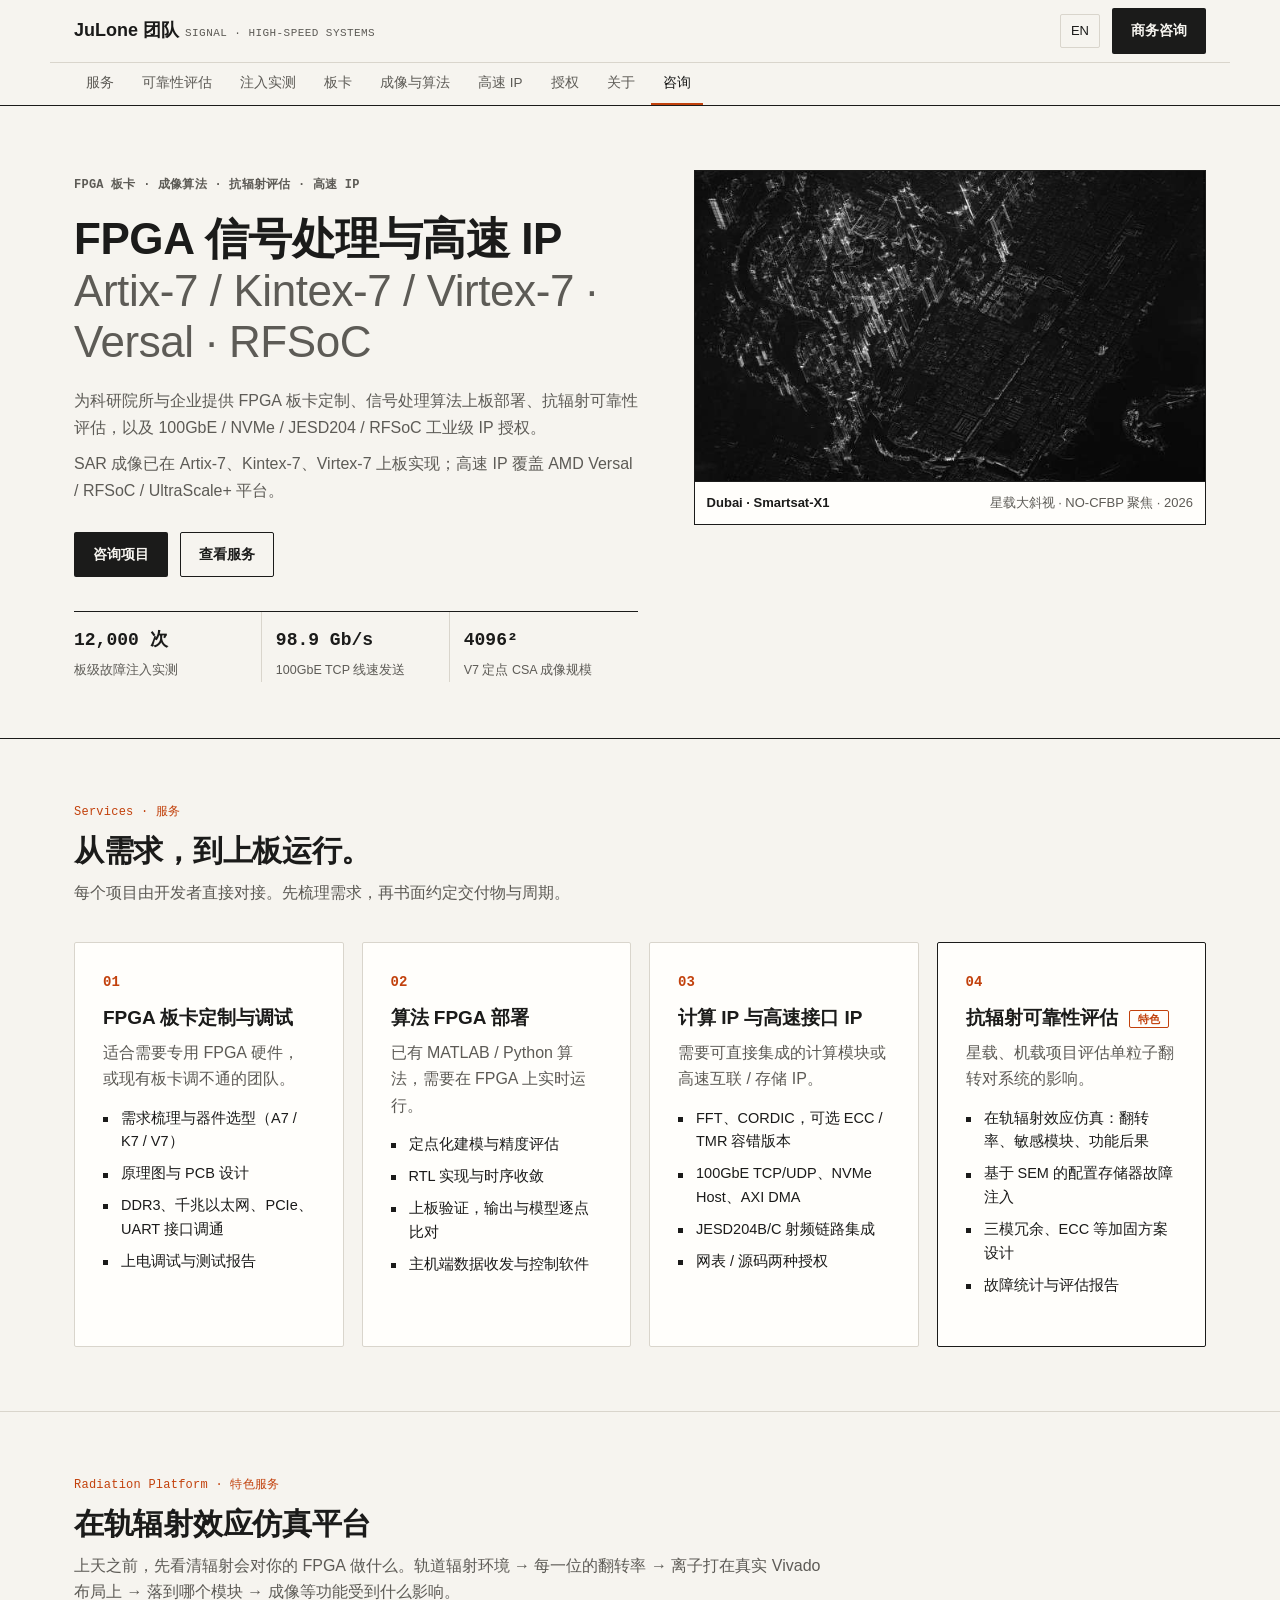
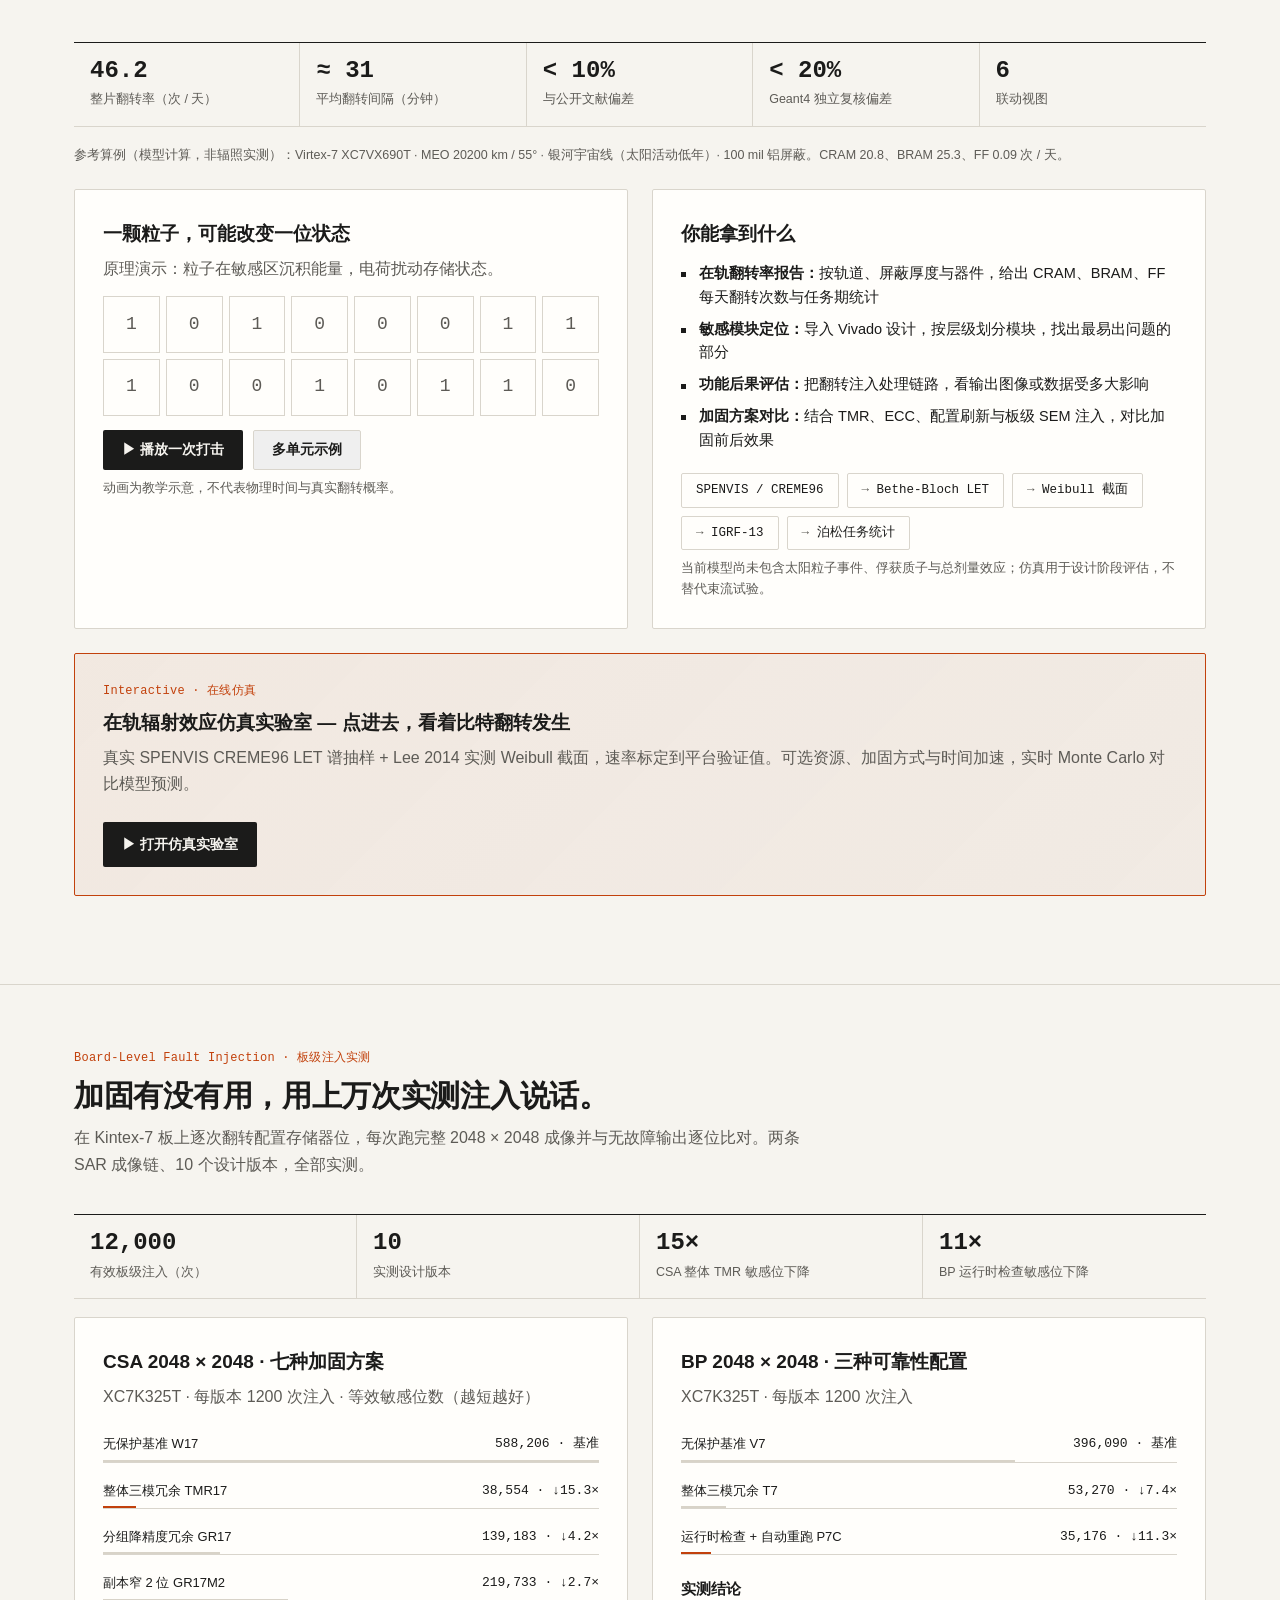
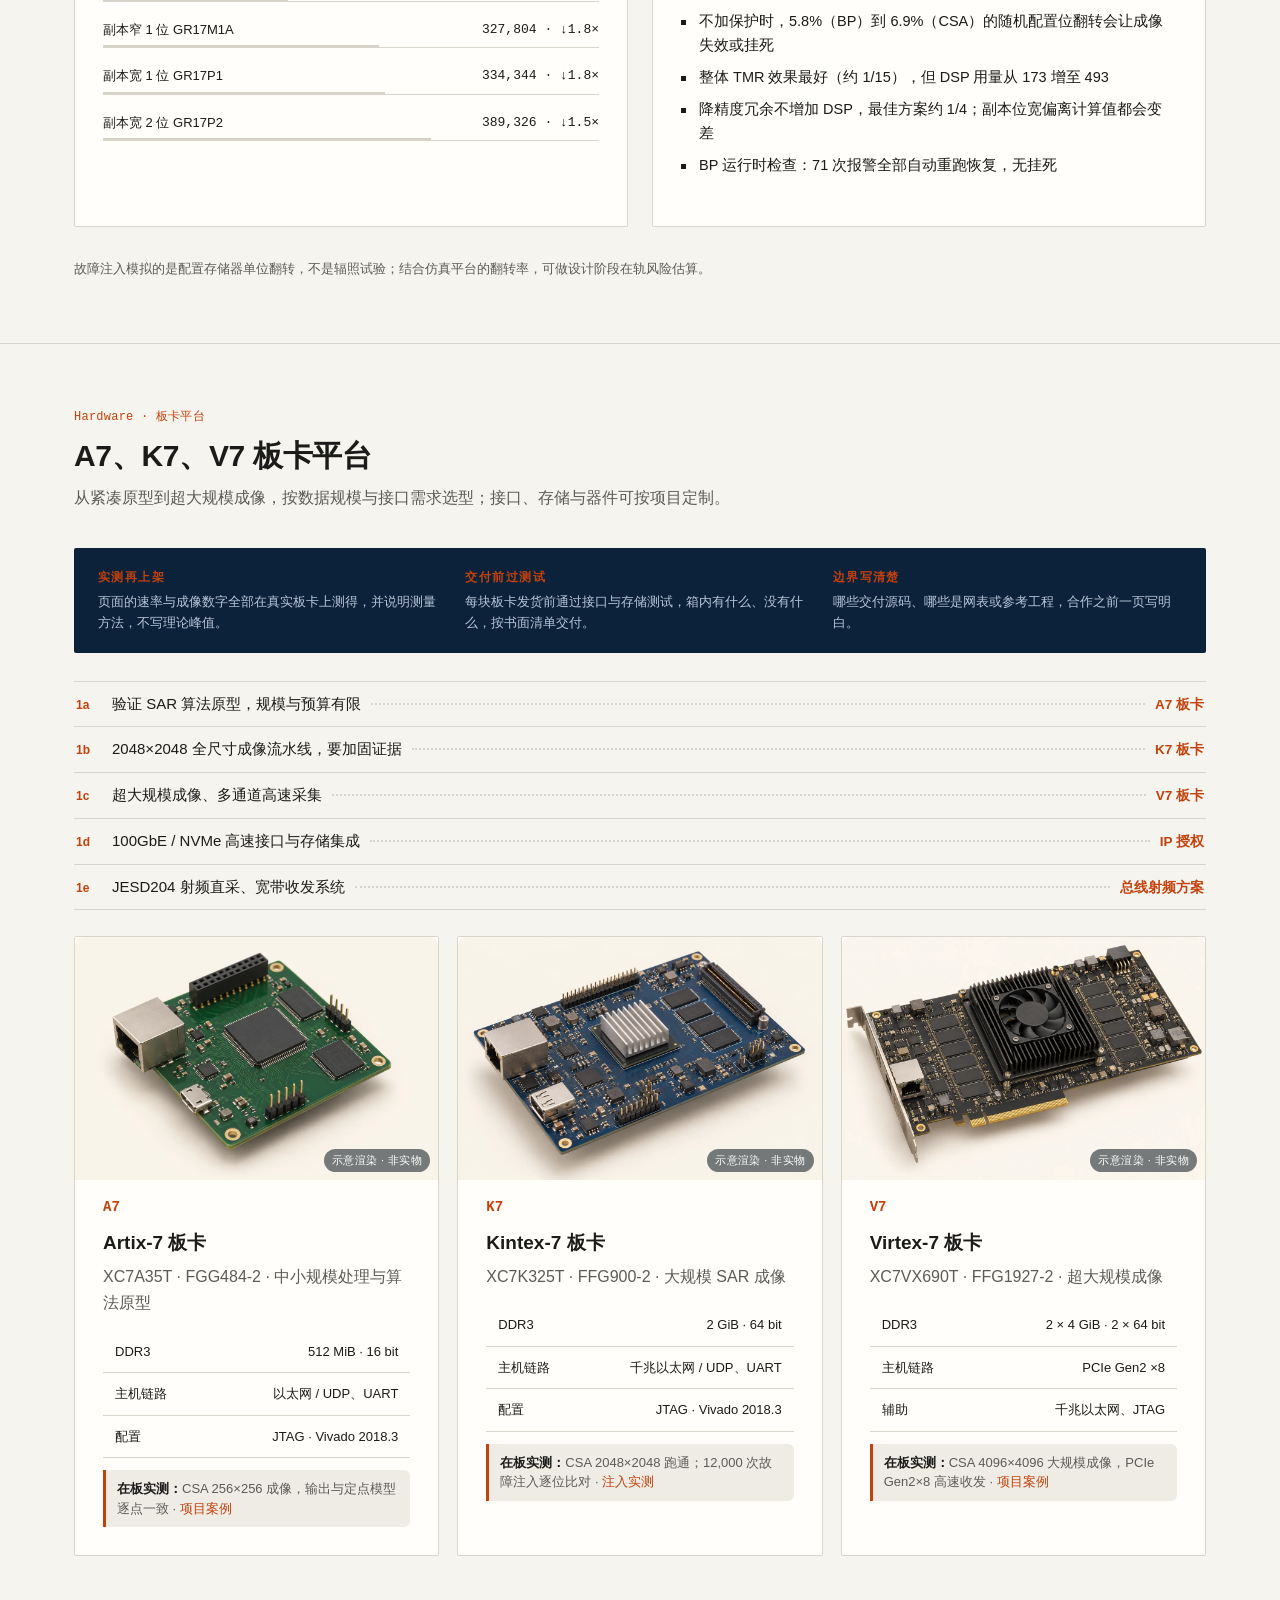
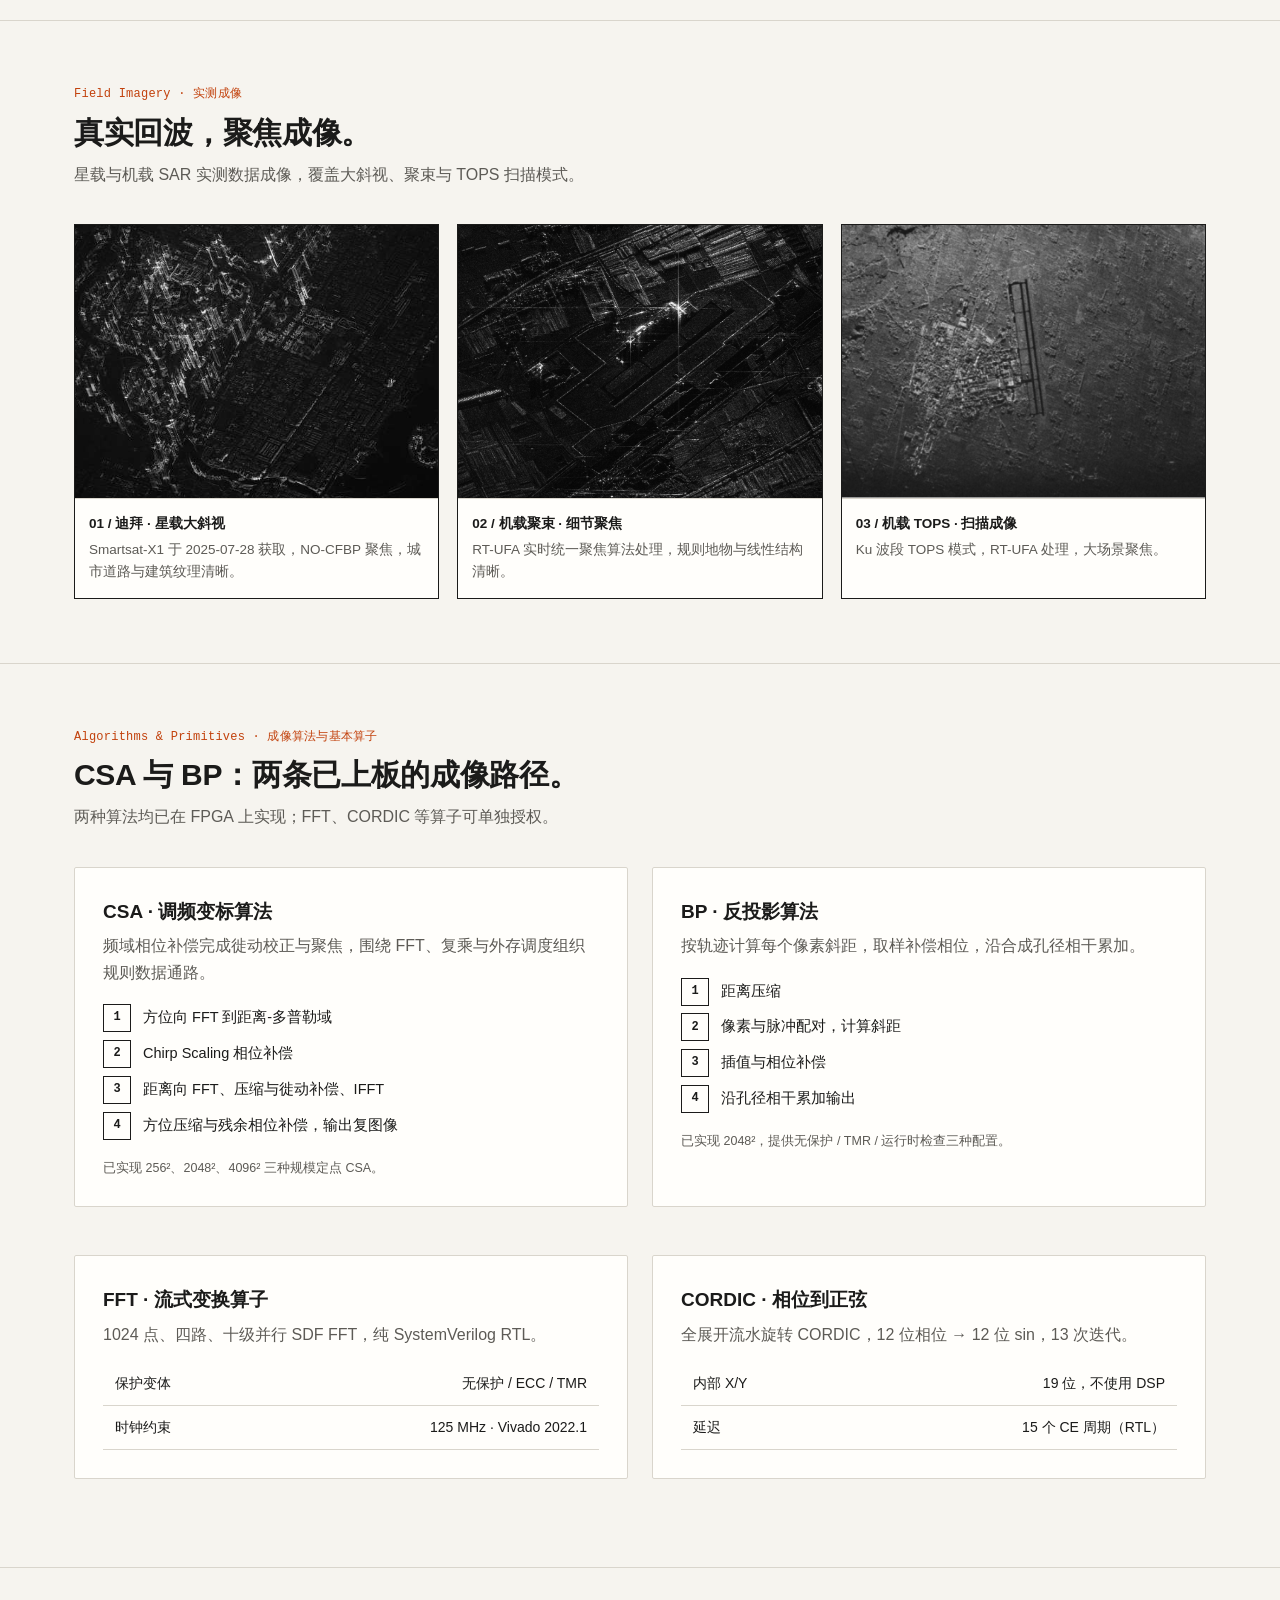
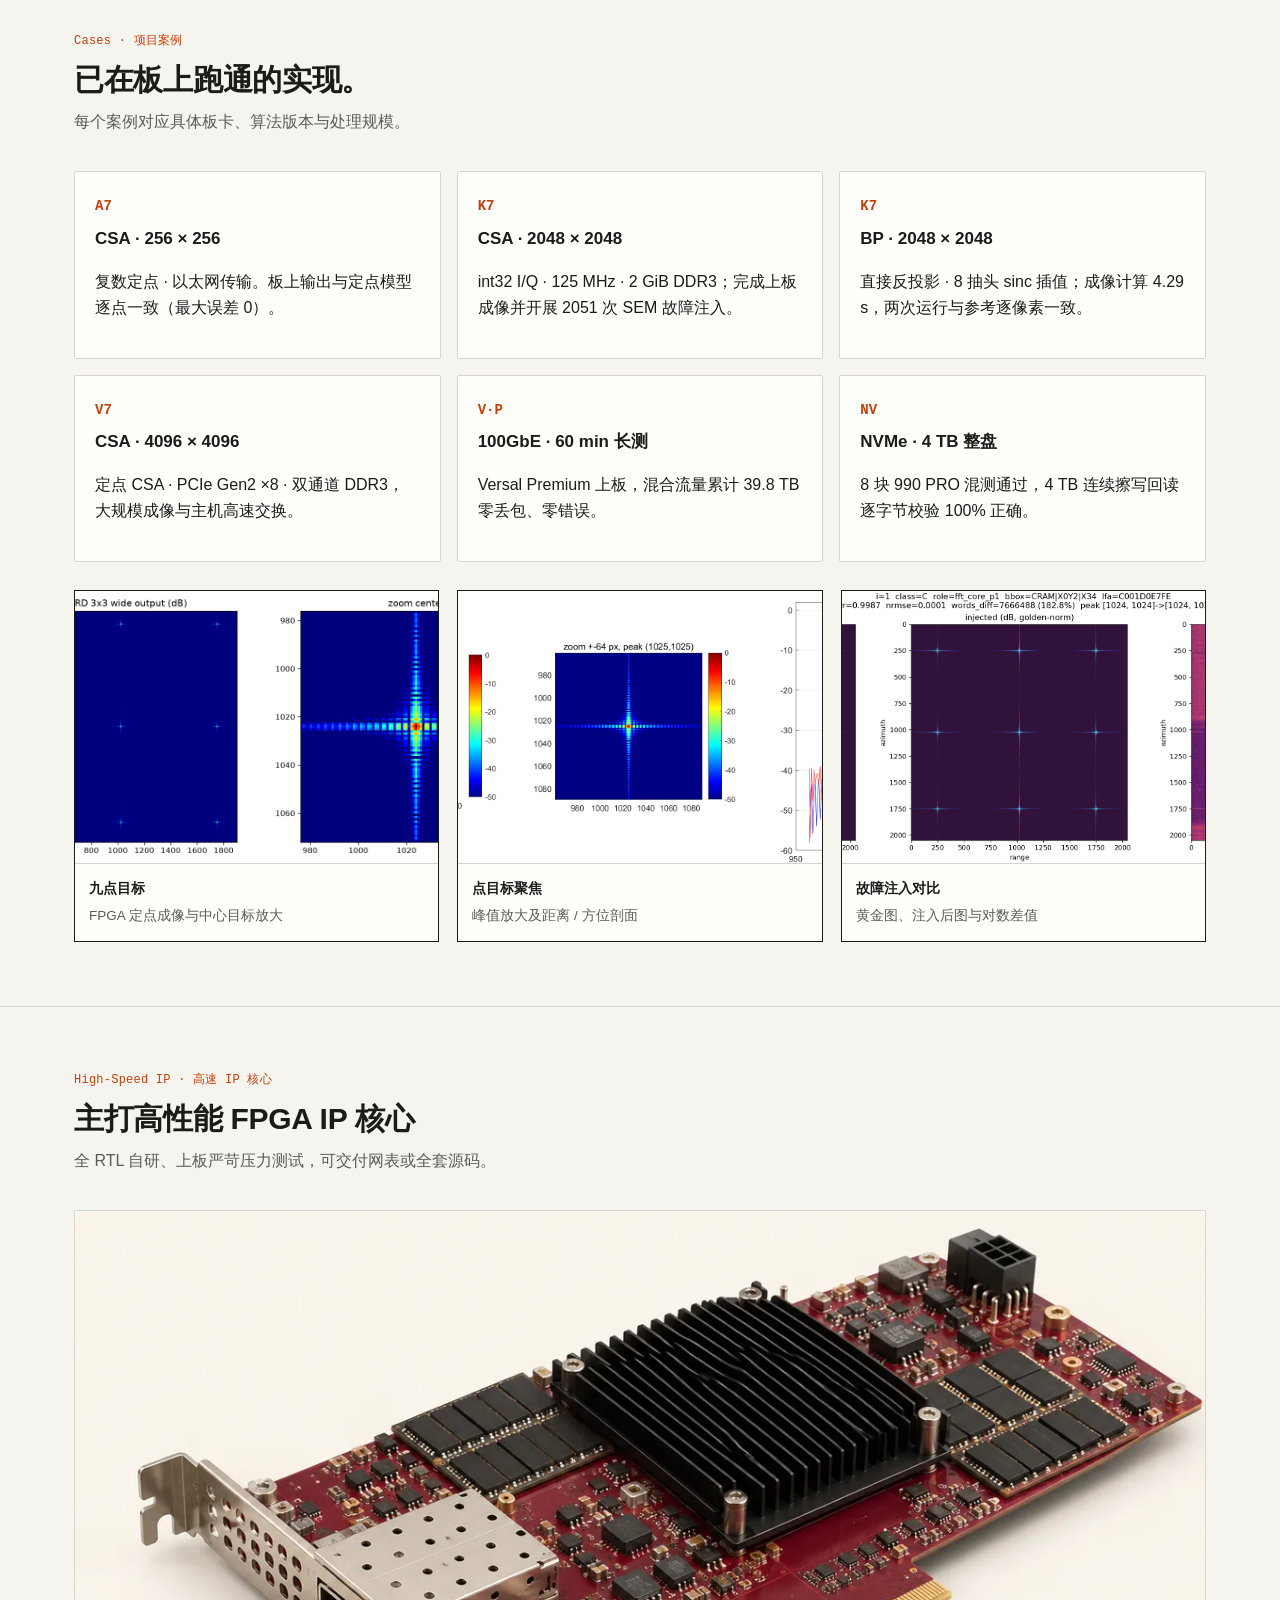
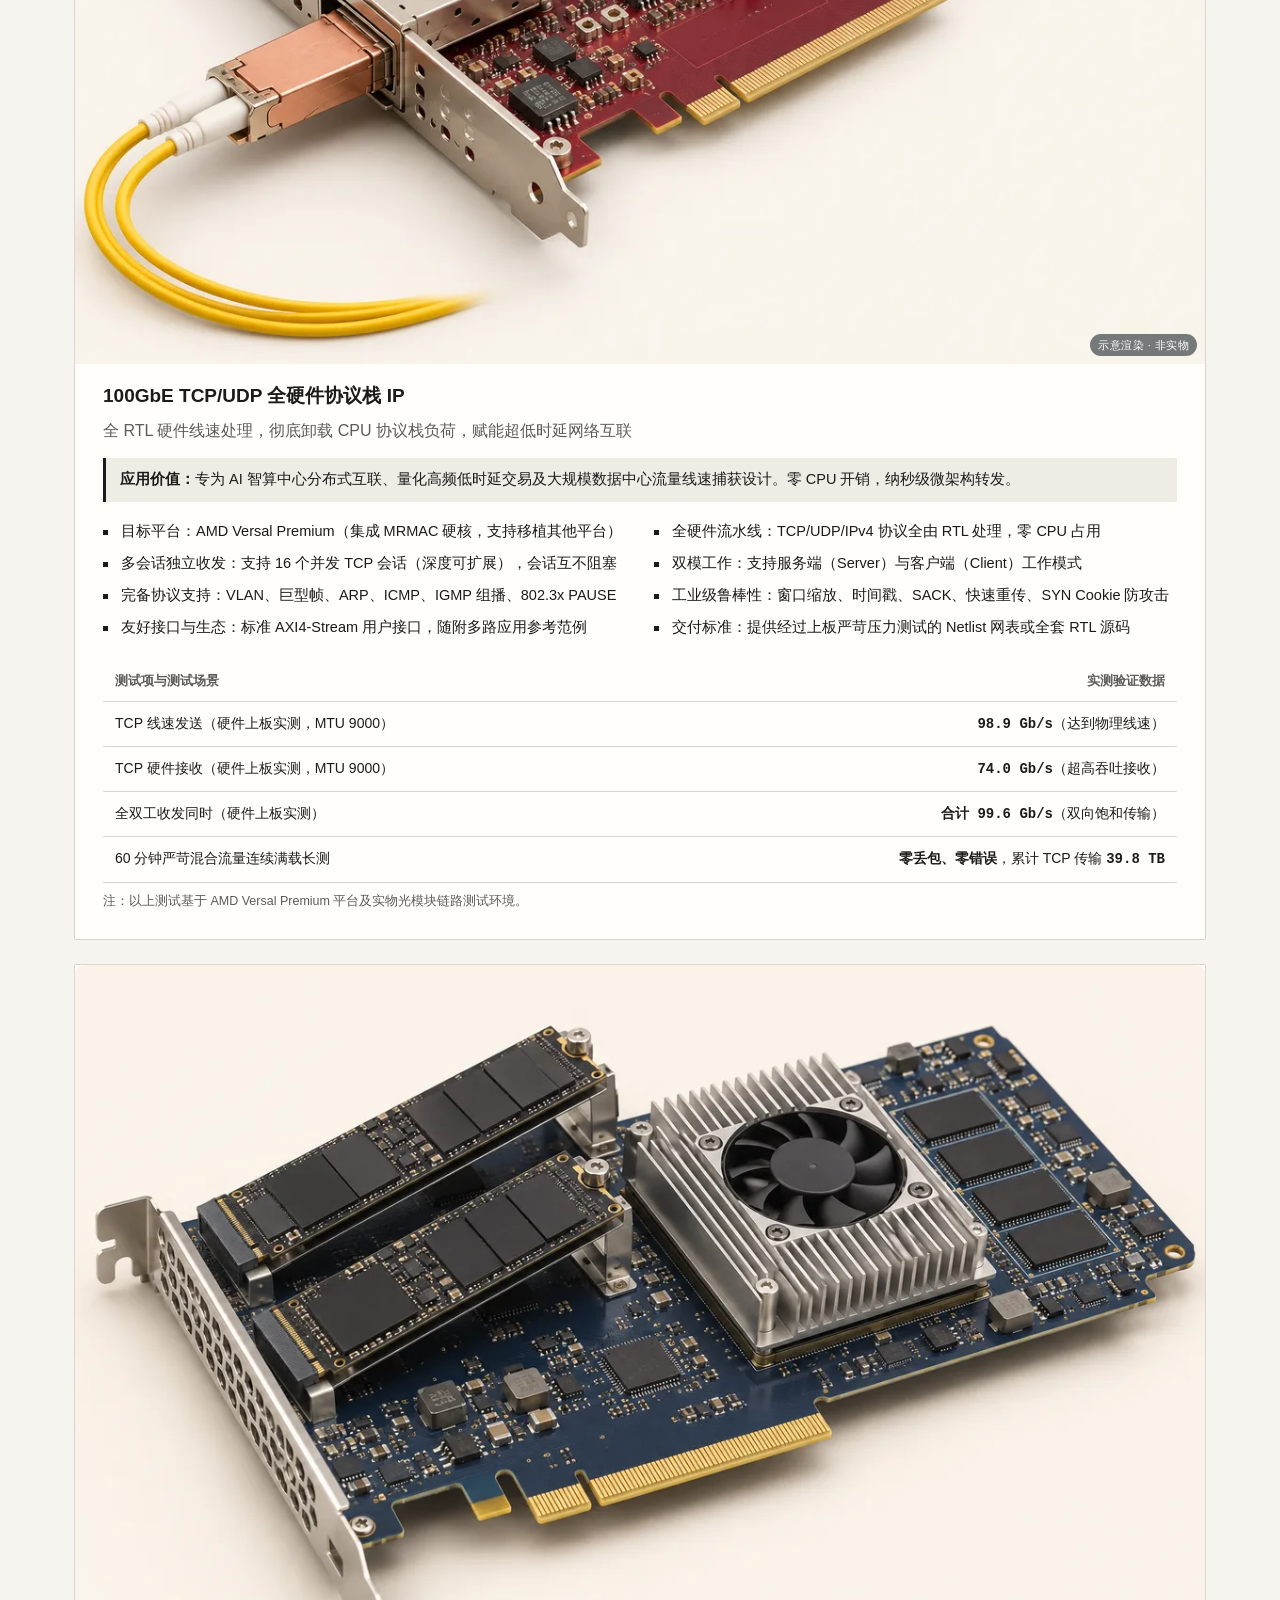
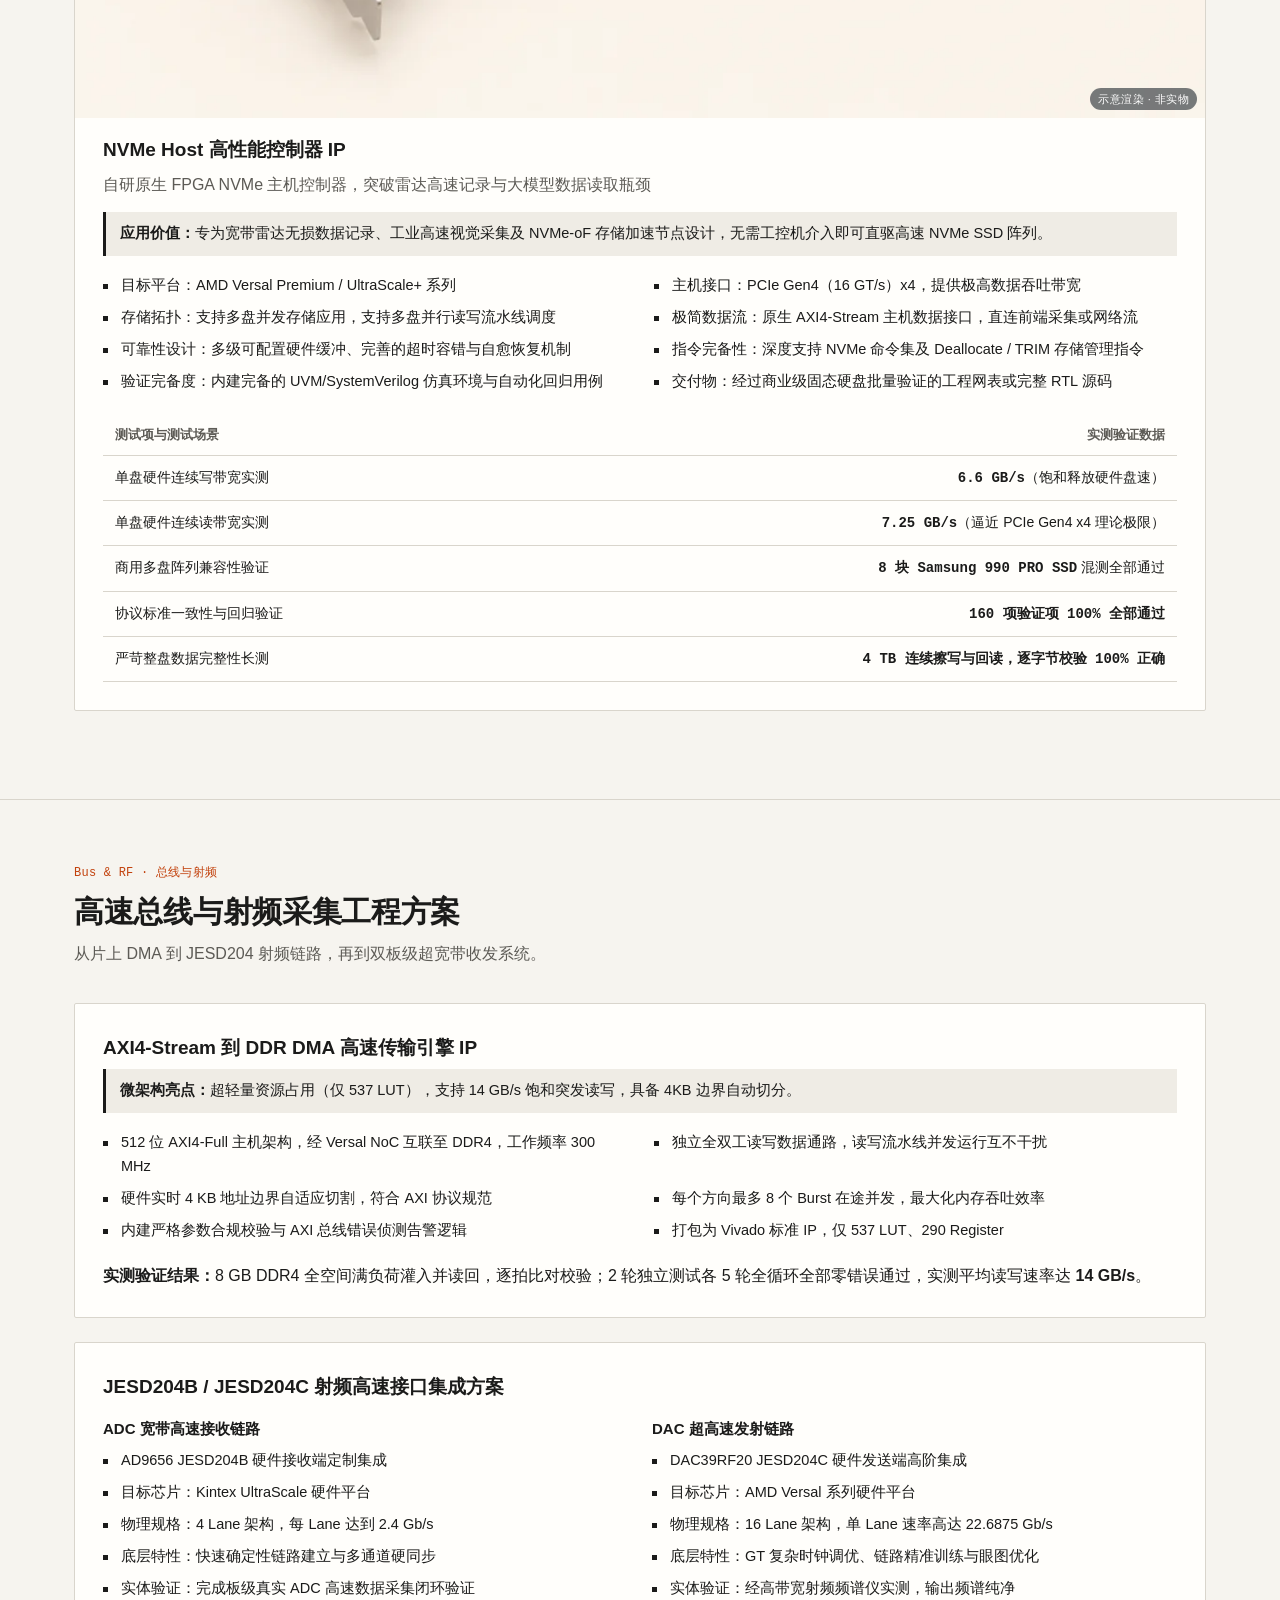
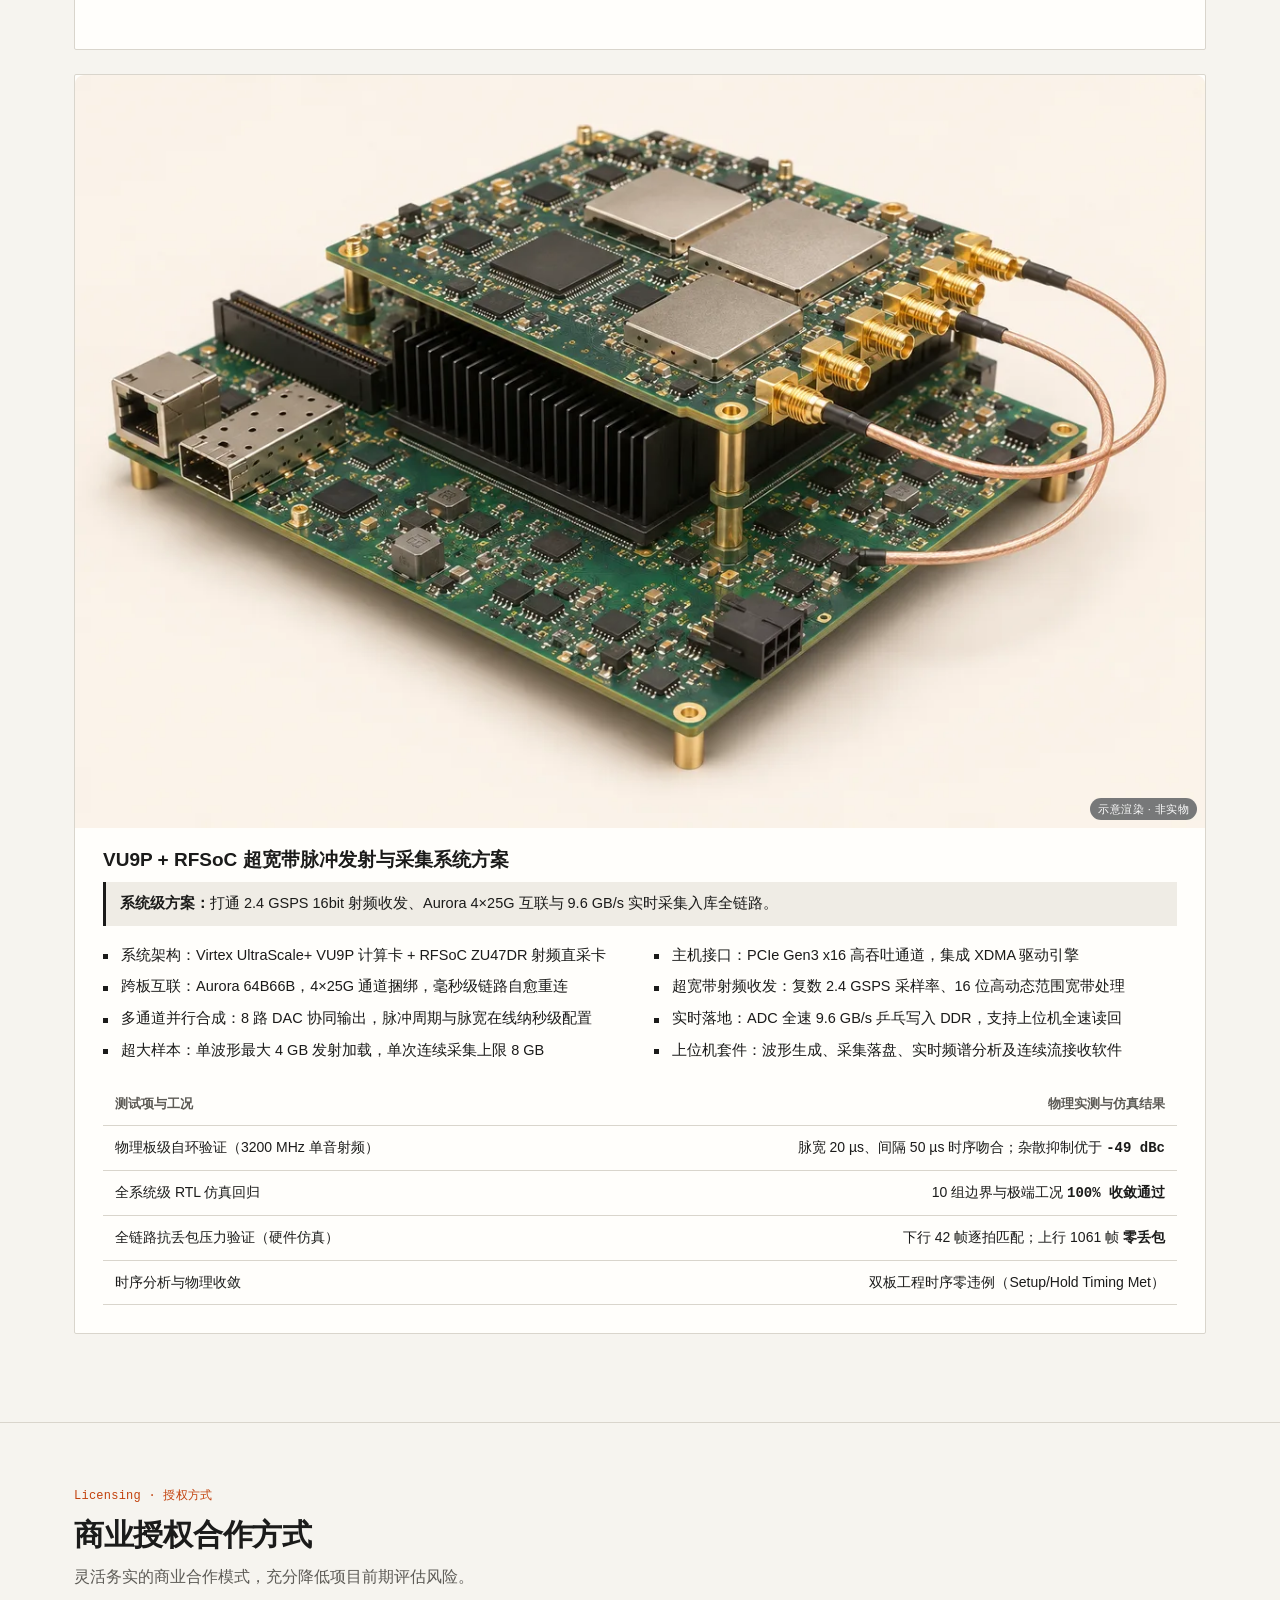
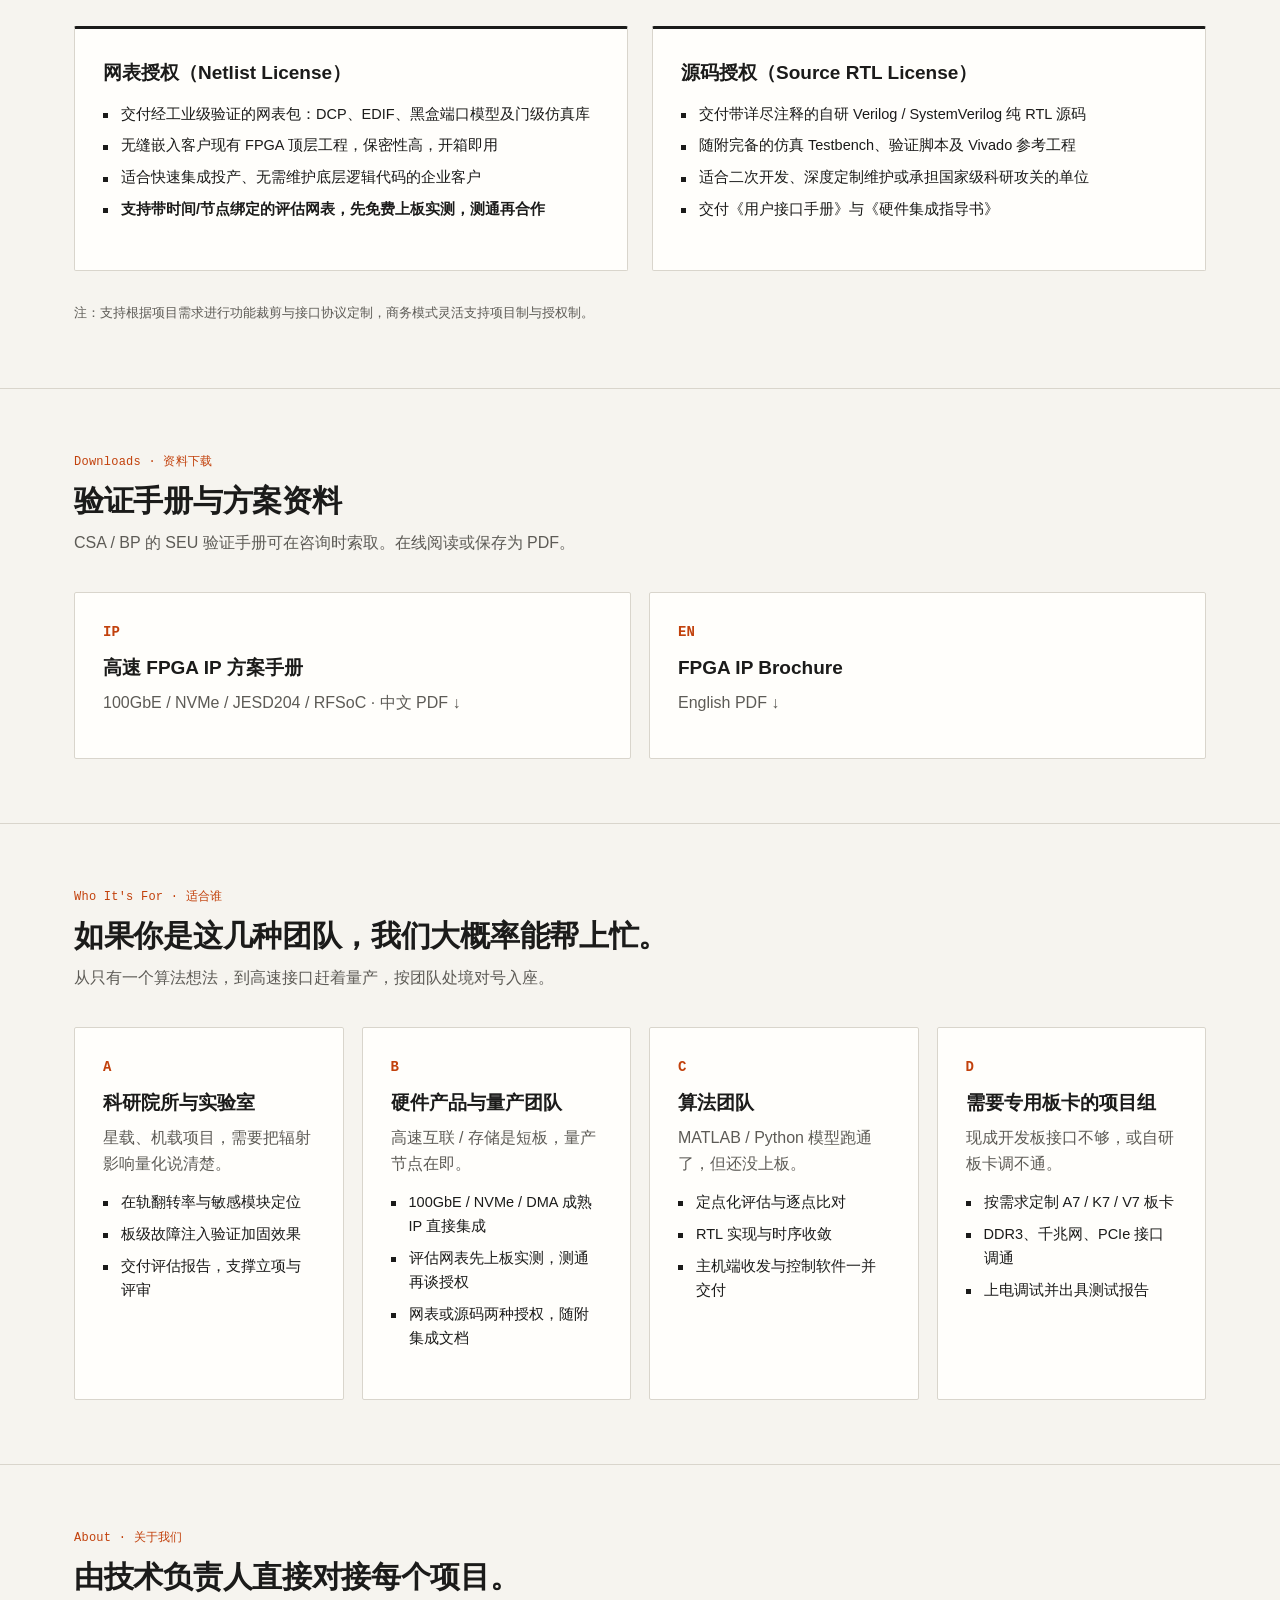
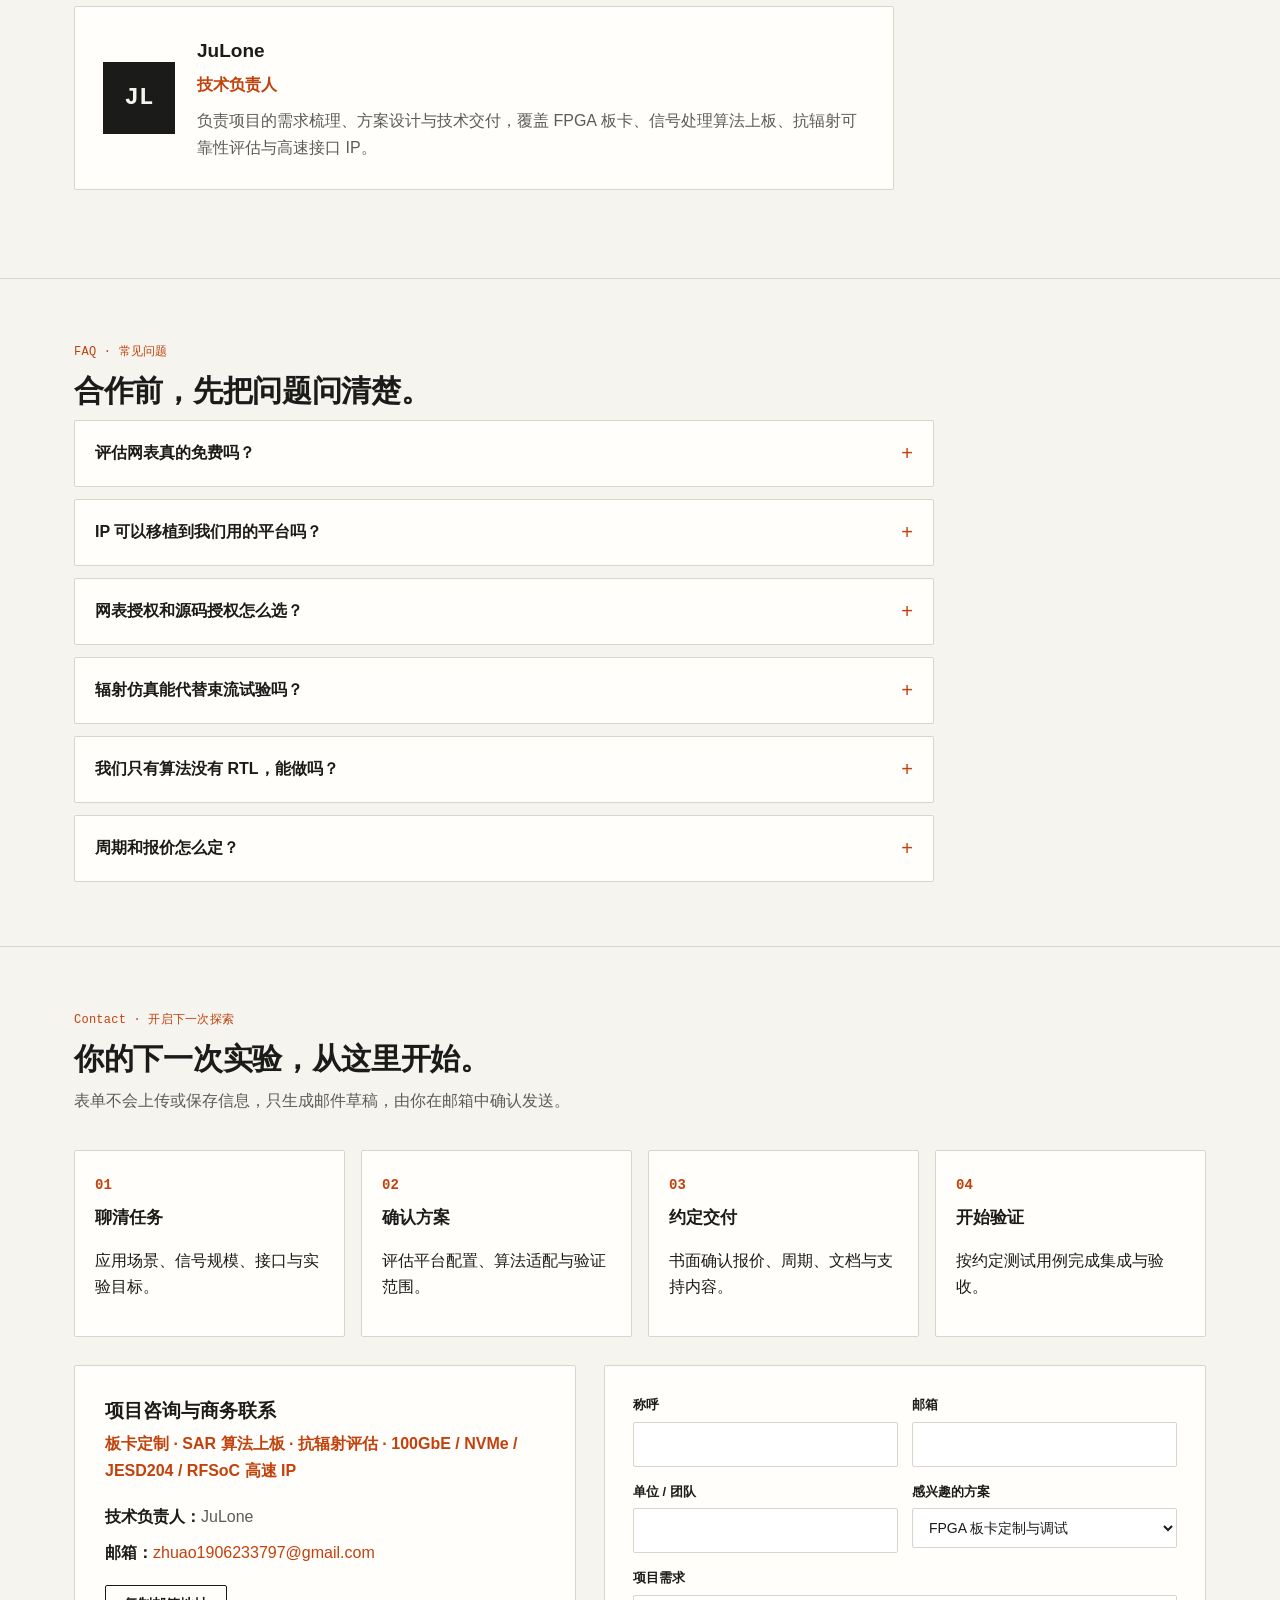
<file: index.html>
<!DOCTYPE html>
<html lang="zh-CN">
<head>
<meta charset="utf-8">
<meta name="viewport" content="width=device-width,initial-scale=1">
<meta name="description" content="FPGA 板卡定制、SAR 成像算法上板、在轨辐射仿真与板级故障注入评估，以及 100GbE / NVMe / JESD204 / RFSoC 高速 IP 授权。">
<meta property="og:title" content="JuLone 团队 · FPGA 信号处理与高速 IP｜板卡定制 · SAR 成像 · 抗辐射评估 · 100GbE / NVMe">
<meta property="og:description" content="FPGA 板卡定制、SAR 成像算法上板、在轨辐射仿真与板级故障注入评估，以及 100GbE / NVMe / JESD204 / RFSoC 高速 IP 授权。">
<meta property="og:type" content="website">
<meta property="og:image" content="https://juwadelone.github.io/assets/sar/papers/dubai-no-cfbp.webp">
<title>JuLone 团队 · FPGA 信号处理与高速 IP｜板卡定制 · SAR 成像 · 抗辐射评估 · 100GbE / NVMe</title>
<style>
:root{--bg:#fbfcfd;--surface:#fff;--text:#15273d;--muted:#526379;--border:#dce4ec;--pale:#f1f5f8;--accent:#8ac9ff;--primary:#0067c8;--dark:#0c223b;--dark-muted:#b7c6d7;--radius:10px;
--font:"Segoe UI","Noto Sans CJK SC","PingFang SC","Microsoft YaHei",sans-serif}
*{box-sizing:border-box}html{scroll-behavior:smooth;scroll-padding-top:110px}
body{margin:0;font-family:var(--font);background:var(--bg);color:var(--text);line-height:1.65}
a{color:var(--primary);text-decoration:none}
.wrap{max-width:1180px;margin:0 auto;padding:0 24px}
.skip{position:absolute;left:-999px}.skip:focus{left:12px;top:12px;z-index:99;background:#fff;padding:8px}
/* top bar */
.top{position:sticky;top:0;z-index:50;background:rgba(255,255,255,.94);backdrop-filter:blur(10px);border-bottom:1px solid var(--border)}
.bar{display:flex;align-items:center;justify-content:space-between;height:62px}
.brand{font-weight:700;font-size:18px;color:var(--dark);letter-spacing:.02em}.brand span{color:var(--primary);font-weight:600;font-size:12px;letter-spacing:.18em;margin-left:6px}
.bar-r{display:flex;gap:12px;align-items:center}
.lang{font-size:13px;color:var(--muted);border:1px solid var(--border);border-radius:6px;padding:5px 10px}
.btn{display:inline-flex;align-items:center;gap:6px;border-radius:8px;padding:10px 18px;font-weight:600;font-size:14px;border:1px solid transparent;cursor:pointer;font-family:inherit}
.btn-p{background:var(--primary);color:#fff}.btn-p:hover{background:#0056a8}
.btn-g{border-color:rgba(255,255,255,.35);color:#fff}.btn-g:hover{background:rgba(255,255,255,.08)}
nav.sec{border-top:1px solid var(--border);overflow-x:auto}
nav.sec ul{display:flex;gap:4px;list-style:none;margin:0;padding:0;white-space:nowrap}
nav.sec a{display:block;padding:10px 14px;font-size:14px;color:var(--muted);border-bottom:2px solid transparent}
nav.sec a:hover,nav.sec a.on{color:var(--text);border-bottom-color:var(--primary)}
/* hero */
.hero{background:radial-gradient(1200px 500px at 85% -10%,#16467a 0,transparent 60%),var(--dark);color:#fff;padding:84px 0 72px}
.hero-g{display:grid;grid-template-columns:1.25fr 1fr;gap:48px;align-items:center}
.eyebrow{font-size:12px;letter-spacing:.2em;color:var(--accent);text-transform:uppercase;font-weight:600}
.hero h1{font-size:44px;line-height:1.2;margin:14px 0 18px;font-weight:600}
.hero h1 em{font-style:normal;color:var(--accent)}
.hero p{color:var(--dark-muted);font-size:16px;margin:0 0 10px;max-width:600px}
.cta{display:flex;gap:12px;margin:28px 0 34px;flex-wrap:wrap}
.chips{display:grid;grid-template-columns:repeat(3,1fr);gap:12px}
.chip{border:1px solid rgba(255,255,255,.14);border-radius:var(--radius);padding:14px;background:rgba(255,255,255,.04)}
.chip b{display:block;font-size:22px;color:#fff}.chip span{font-size:12.5px;color:var(--dark-muted)}
.panel{border:1px solid rgba(255,255,255,.14);border-radius:14px;background:rgba(255,255,255,.04);padding:22px;font-family:Consolas,monospace;font-size:13px;color:var(--dark-muted)}
.panel .row{display:flex;justify-content:space-between;padding:9px 0;border-bottom:1px dashed rgba(255,255,255,.12)}
.panel .row:last-child{border:0}.panel .v{color:var(--accent);font-weight:700}
.panel .ttl{color:#fff;font-family:var(--font);font-weight:600;margin-bottom:8px;display:flex;align-items:center;gap:8px}
.dot{width:8px;height:8px;border-radius:50%;background:#4ade80;box-shadow:0 0 10px #4ade80;animation:p 1.6s infinite}
@keyframes p{50%{opacity:.35}}
/* sections */
section.s{padding:76px 0;border-bottom:1px solid var(--border)}
section.alt{background:var(--pale)}
.idx{font-size:12px;letter-spacing:.2em;color:var(--primary);font-weight:700;text-transform:uppercase}
.s h2{font-size:30px;margin:8px 0 10px;line-height:1.3}
.lead{color:var(--muted);max-width:760px;margin:0 0 36px}
.card{background:var(--surface);border:1px solid var(--border);border-radius:var(--radius);padding:28px;margin-bottom:24px}
.card h3{margin:0 0 6px;font-size:21px}
.tag{color:var(--muted);margin:0 0 14px}
.value{background:#eef6ff;border-left:3px solid var(--primary);padding:10px 14px;border-radius:0 8px 8px 0;font-size:14.5px;margin:0 0 18px}
.feat{display:grid;grid-template-columns:1fr 1fr;gap:8px 28px;list-style:none;padding:0;margin:0 0 20px}
.feat li{position:relative;padding-left:18px;font-size:14.5px}
.feat li:before{content:"";position:absolute;left:0;top:.62em;width:7px;height:7px;border-radius:2px;background:var(--primary)}
.kpis{display:grid;grid-template-columns:repeat(4,1fr);gap:12px;margin:0 0 18px}
.kpi{border:1px solid var(--border);border-radius:8px;padding:14px;background:var(--pale)}
.kpi b{display:block;font-size:24px;color:var(--primary);line-height:1.2}.kpi span{font-size:12.5px;color:var(--muted)}
table{width:100%;border-collapse:collapse;font-size:14px}
th,td{padding:10px 12px;border-bottom:1px solid var(--border);text-align:left;vertical-align:top}
th{background:var(--pale);font-weight:600}
td.r,th.r{text-align:right}
.note{font-size:12.5px;color:var(--muted);margin:8px 0 0}
.two{display:grid;grid-template-columns:1fr 1fr;gap:24px}
.sub{font-size:15px;margin:0 0 8px}
.flow{display:flex;flex-wrap:wrap;gap:8px;list-style:none;padding:0;margin:20px 0 0}
.flow li{background:var(--surface);border:1px solid var(--border);border-radius:999px;padding:6px 14px;font-size:13.5px}
.flow li+li:before{content:"→ ";color:var(--primary)}
.lic{border-top:3px solid var(--primary)}
.steps{display:grid;grid-template-columns:repeat(3,1fr);gap:16px}
.step{background:var(--surface);border:1px solid var(--border);border-radius:var(--radius);padding:20px}
.step i{font-style:normal;font-weight:700;color:var(--primary);font-size:13px}
/* contact */
.contact{display:grid;grid-template-columns:1fr 1.2fr;gap:28px}
.who{background:var(--dark);color:#fff;border-radius:14px;padding:30px}
.who h3{margin:0 0 4px}.who .role{color:var(--accent);font-weight:600;margin:0 0 20px}
.who p{color:var(--dark-muted);margin:0 0 10px}.who b{color:#fff}
form{background:var(--surface);border:1px solid var(--border);border-radius:14px;padding:28px;display:grid;grid-template-columns:1fr 1fr;gap:14px}
label{font-size:13px;font-weight:600;display:flex;flex-direction:column;gap:6px}
label.full{grid-column:1/-1}
input,select,textarea{font:inherit;font-weight:400;font-size:14px;padding:10px 12px;border:1px solid var(--border);border-radius:8px;background:#fff;color:var(--text)}
input:focus,select:focus,textarea:focus{outline:2px solid var(--primary);outline-offset:0;border-color:transparent}
textarea{min-height:110px;resize:vertical}
.fnote{grid-column:1/-1;font-size:12.5px;color:var(--muted);margin:0}
footer{background:var(--dark);color:var(--dark-muted);padding:48px 0 30px;font-size:13.5px}
.fg{display:grid;grid-template-columns:1.4fr 1fr 1fr 1fr;gap:28px}
footer h4{color:#fff;margin:0 0 12px;font-size:14px}
footer ul{list-style:none;padding:0;margin:0}footer li{margin-bottom:6px}
footer a{color:var(--dark-muted)}footer a:hover{color:#fff}
.disc{border-top:1px solid rgba(255,255,255,.12);margin-top:32px;padding-top:18px;font-size:12px}
.reveal{opacity:0;transform:translateY(16px);transition:.6s}.reveal.in{opacity:1;transform:none}
.faq{display:grid;gap:12px;max-width:860px}
.qa{background:var(--surface);border:1px solid var(--border);border-radius:var(--radius);padding:16px 20px}
.qa summary{cursor:pointer;font-weight:600;font-size:16px;list-style:none;display:flex;justify-content:space-between;align-items:center;gap:12px}
.qa summary::-webkit-details-marker{display:none}
.qa summary:after{content:"+";color:var(--primary);font-size:20px;font-weight:400;flex-shrink:0}
.qa[open] summary:after{content:"\2013"}
.card figure.bimg{margin:-28px -28px 16px;border-radius:9px 9px 0 0;overflow:hidden;position:relative}
.card figure.bimg img{width:100%;display:block;aspect-ratio:3/2;object-fit:cover}
.card figure.bimg figcaption{position:absolute;right:8px;bottom:8px;font-size:11px;padding:2px 8px;border-radius:999px;background:rgba(12,20,30,.55);color:#fff;letter-spacing:.04em}
.trust{display:grid;grid-template-columns:repeat(3,1fr);gap:18px;background:var(--dark);color:#fff;border-radius:var(--radius);padding:20px 24px;margin:20px 0 28px}
.trust h4{font-size:12px;letter-spacing:.12em;text-transform:uppercase;color:var(--accent);margin:0 0 5px}
.trust p{font-size:13px;color:var(--dark-muted);margin:0;line-height:1.55}
.finder{margin:0 0 26px;border-top:1px solid var(--border)}
.finder a{display:flex;align-items:baseline;gap:10px;padding:10px 2px;border-bottom:1px solid var(--border);color:var(--text);text-decoration:none;font-size:15px}
.finder a:hover{color:var(--primary)}
.finder .fno{font-size:12px;color:var(--primary);font-weight:700;min-width:26px}
.finder .fdots{flex:1;border-bottom:2px dotted var(--border);transform:translateY(-4px)}
.finder .fto{font-weight:700;color:var(--primary);white-space:nowrap;font-size:13.5px}
.evidence{margin-top:12px;padding:9px 11px;background:var(--pale);border-left:3px solid var(--primary);font-size:13px;color:var(--muted);border-radius:0 6px 6px 0;line-height:1.5}
.evidence b{color:var(--text)}
@media(max-width:900px){.trust{grid-template-columns:1fr}}
.qa p{color:var(--muted);margin:10px 0 0;font-size:14.5px}
@media(max-width:900px){.hero-g,.two,.contact,.fg{grid-template-columns:1fr}.hero h1{font-size:32px}
.kpis{grid-template-columns:1fr 1fr}.feat,.steps,form{grid-template-columns:1fr}.chips{grid-template-columns:1fr}}
</style>
<style id="fx">
/* ===== FX layer: dark tech theme ===== */
:root{--bg:#060d1a;--surface:rgba(16,30,52,.62);--text:#e6eefb;--muted:#93a6c2;--border:rgba(120,170,255,.16);--pale:#0a1628;--primary:#3aa0ff;--accent:#5ee6ff;--neon:#a35cff}
body{background:#050b16;color:var(--text)}
body:before{content:"";position:fixed;inset:0;z-index:-2;background:
 radial-gradient(900px 600px at 10% 10%,rgba(58,160,255,.12),transparent 60%),
 radial-gradient(800px 600px at 90% 60%,rgba(163,92,255,.10),transparent 60%),#050b16}
body:after{content:"";position:fixed;inset:0;z-index:-1;pointer-events:none;opacity:.35;
 background-image:linear-gradient(rgba(94,230,255,.05) 1px,transparent 1px),linear-gradient(90deg,rgba(94,230,255,.05) 1px,transparent 1px);background-size:48px 48px;
 mask-image:radial-gradient(ellipse at center,#000 30%,transparent 80%)}
#progress{position:fixed;top:0;left:0;height:3px;width:0;z-index:100;background:linear-gradient(90deg,var(--accent),var(--primary),var(--neon));box-shadow:0 0 12px var(--accent)}
.top{background:rgba(5,11,22,.72)!important;border-bottom:1px solid var(--border)}
.brand{color:#fff}.brand span{color:var(--accent)}
nav.sec{border-top-color:var(--border)}
nav.sec a{color:var(--muted)}nav.sec a:hover,nav.sec a.on{color:#fff;border-bottom-color:var(--accent);text-shadow:0 0 12px rgba(94,230,255,.6)}
.lang{color:var(--muted);border-color:var(--border)}
.btn-p{background:linear-gradient(135deg,#2b8cff,#7a4dff);box-shadow:0 0 0 1px rgba(255,255,255,.08),0 8px 30px -8px rgba(80,120,255,.8);transition:.25s}
.btn-p:hover{transform:translateY(-2px);box-shadow:0 0 0 1px rgba(255,255,255,.15),0 12px 40px -6px rgba(120,100,255,.95);background:linear-gradient(135deg,#3aa0ff,#9a5cff)}
/* hero */
.hero{position:relative;overflow:hidden;background:transparent!important;min-height:calc(100vh - 106px);display:flex;align-items:center}
#net{position:absolute;inset:0;width:100%;height:100%;z-index:0}
.hero .wrap{position:relative;z-index:1;width:100%}
.hero h1{font-size:56px;font-weight:700;letter-spacing:-.01em}
.hero h1 em{background:linear-gradient(90deg,#5ee6ff,#3aa0ff,#a35cff,#5ee6ff);background-size:300% 100%;-webkit-background-clip:text;background-clip:text;color:transparent;animation:flow 6s linear infinite}
@keyframes flow{to{background-position:300% 0}}
.eyebrow{display:inline-block;padding:6px 12px;border:1px solid rgba(94,230,255,.35);border-radius:999px;background:rgba(94,230,255,.06)}
.typed:after{content:"▍";animation:blink 1s steps(1) infinite;color:var(--accent)}@keyframes blink{50%{opacity:0}}
.chip,.panel{background:rgba(12,26,48,.55);backdrop-filter:blur(8px);border-color:var(--border)}
.chip b{background:linear-gradient(90deg,#fff,#9fdcff);-webkit-background-clip:text;background-clip:text;color:transparent}
.panel{position:relative;box-shadow:0 0 60px -20px rgba(58,160,255,.6)}
.panel:before{content:"";position:absolute;inset:-1px;border-radius:15px;padding:1px;background:conic-gradient(from var(--a),transparent 0 70%,var(--accent),var(--neon),transparent);
 -webkit-mask:linear-gradient(#000 0 0) content-box,linear-gradient(#000 0 0);-webkit-mask-composite:xor;mask-composite:exclude;animation:spin 4s linear infinite;pointer-events:none}
@property --a{syntax:'<angle>';inherits:false;initial-value:0deg}
@keyframes spin{to{--a:360deg}}
.panel .scan{position:absolute;left:0;right:0;height:40px;top:-40px;background:linear-gradient(transparent,rgba(94,230,255,.12),transparent);animation:scan 3.5s linear infinite;pointer-events:none}
@keyframes scan{to{top:100%}}
.scroll-hint{position:absolute;bottom:22px;left:50%;transform:translateX(-50%);z-index:1;width:24px;height:38px;border:2px solid rgba(255,255,255,.3);border-radius:14px}
.scroll-hint:after{content:"";position:absolute;left:50%;top:7px;width:4px;height:8px;margin-left:-2px;border-radius:2px;background:var(--accent);animation:sh 1.6s infinite}
@keyframes sh{to{transform:translateY(14px);opacity:0}}
/* marquee */
.marquee{overflow:hidden;border-block:1px solid var(--border);background:rgba(10,22,40,.6);padding:14px 0;mask-image:linear-gradient(90deg,transparent,#000 10%,#000 90%,transparent)}
.marquee div{display:flex;gap:46px;width:max-content;animation:mq 32s linear infinite;font-weight:600;letter-spacing:.12em;color:var(--muted);font-size:14px;white-space:nowrap}
.marquee span:nth-child(odd){color:var(--accent)}
@keyframes mq{to{transform:translateX(-50%)}}
/* sections */
section.s{border-bottom:1px solid var(--border);background:transparent}
section.alt{background:rgba(10,22,40,.35)}
.idx{color:var(--accent)}
.s h2{font-size:36px;background:linear-gradient(90deg,#fff 30%,#9fc8ff);-webkit-background-clip:text;background-clip:text;color:transparent}
.card,.step{position:relative;background:var(--surface);backdrop-filter:blur(10px);border-color:var(--border);overflow:hidden;transition:transform .3s,border-color .3s,box-shadow .3s}
.card:hover,.step:hover{border-color:rgba(94,230,255,.45);box-shadow:0 20px 60px -25px rgba(58,160,255,.7)}
.card:after,.step:after{content:"";position:absolute;inset:0;pointer-events:none;opacity:0;transition:opacity .3s;
 background:radial-gradient(420px circle at var(--mx,50%) var(--my,50%),rgba(94,230,255,.13),transparent 45%)}
.card:hover:after,.step:hover:after{opacity:1}
.lic{border-top:2px solid transparent;border-image:linear-gradient(90deg,var(--accent),var(--neon)) 1}
.value{background:linear-gradient(90deg,rgba(58,160,255,.14),rgba(163,92,255,.06));border-left-color:var(--accent);color:#cfe3ff}
.kpi{background:rgba(5,12,24,.55);border-color:var(--border);transition:.3s}
.kpi:hover{transform:translateY(-3px);border-color:var(--accent);box-shadow:0 0 24px -6px rgba(94,230,255,.6)}
.kpi b{background:linear-gradient(90deg,#5ee6ff,#7aa8ff);-webkit-background-clip:text;background-clip:text;color:transparent;font-size:28px}
.feat li:before{background:var(--accent);box-shadow:0 0 8px var(--accent);border-radius:50%}
b{color:#fff}
th{background:rgba(58,160,255,.1);color:#cfe3ff}
td,th{border-bottom-color:var(--border)}
tr{transition:background .2s}tr:hover td{background:rgba(94,230,255,.05)}
td.r b{color:var(--accent)}
.flow li{background:rgba(12,26,48,.7);border-color:var(--border);color:var(--text)}
.flow li+li:before{color:var(--accent)}
.step i{font-size:30px;background:linear-gradient(135deg,var(--accent),var(--neon));-webkit-background-clip:text;background-clip:text;color:transparent}
.who{background:linear-gradient(145deg,rgba(43,140,255,.18),rgba(122,77,255,.15)),rgba(10,20,38,.8);border:1px solid var(--border)}
form{background:var(--surface);border-color:var(--border);backdrop-filter:blur(10px)}
input,select,textarea{background:rgba(5,12,24,.7);color:var(--text);border-color:var(--border)}
input:focus,select:focus,textarea:focus{outline:2px solid var(--accent);box-shadow:0 0 20px -4px rgba(94,230,255,.6)}
#cp{color:var(--text)}
footer{background:#030812;border-top:1px solid var(--border)}
.reveal{transform:translateY(30px) scale(.98);filter:blur(4px)}.reveal.in{filter:none}
#glow{position:fixed;width:500px;height:500px;border-radius:50%;pointer-events:none;z-index:-1;left:0;top:0;transform:translate(-50%,-50%);
 background:radial-gradient(circle,rgba(58,160,255,.10),transparent 65%);transition:transform .08s}
@media(max-width:900px){.hero h1{font-size:36px}.s h2{font-size:28px}#glow{display:none}}
@media(prefers-reduced-motion:reduce){*{animation:none!important;transition:none!important}}
</style>
<style id="fx-merge">
#cp{background:rgba(255,255,255,.04);color:var(--text)}
.shot{margin:0;position:relative;border-radius:16px;overflow:hidden;border:1px solid var(--border);box-shadow:0 0 80px -20px rgba(58,160,255,.7)}
.shot img{display:block;width:100%;aspect-ratio:4/3;object-fit:cover;filter:saturate(.9) contrast(1.05);transition:transform 6s ease}
.shot:hover img{transform:scale(1.08)}
.shot figcaption{position:absolute;left:0;right:0;bottom:0;padding:18px;background:linear-gradient(transparent,rgba(3,8,18,.92));display:flex;flex-direction:column}
.shot figcaption span{font-size:13px;color:var(--muted)}
.shot:before{content:"";position:absolute;inset:0;z-index:1;pointer-events:none;background:linear-gradient(transparent 48%,rgba(94,230,255,.18) 50%,transparent 52%);background-size:100% 220%;animation:sweep 4s linear infinite}
@keyframes sweep{from{background-position:0 120%}to{background-position:0 -120%}}
.svc{display:grid;grid-template-columns:repeat(4,1fr);gap:18px}
.svc.three{grid-template-columns:repeat(3,1fr)}
.svc .card{margin:0}.svc table{font-size:13px}
.no{display:block;font-style:normal;font-weight:800;font-size:30px;margin-bottom:8px;background:linear-gradient(135deg,var(--accent),var(--neon));-webkit-background-clip:text;background-clip:text;color:transparent}
.feat.one{grid-template-columns:1fr}
.card.hot{border-color:rgba(163,92,255,.5);box-shadow:0 0 50px -20px rgba(163,92,255,.8)}
.badge{font-size:11px;padding:2px 8px;border-radius:999px;background:linear-gradient(90deg,var(--accent),var(--neon));color:#04101f;vertical-align:middle;margin-left:6px}
.kpis.five{grid-template-columns:repeat(5,1fr)}
.bits{display:grid;grid-template-columns:repeat(8,1fr);gap:6px;position:relative}
.bits span{aspect-ratio:1;display:grid;place-items:center;border:1px solid var(--border);border-radius:6px;font-family:Consolas,monospace;font-size:18px;color:var(--muted);background:rgba(5,12,24,.6);transition:.3s}
.bits span.hit{color:#ffb547;border-color:#ffb547;box-shadow:0 0 18px rgba(255,181,71,.8);background:rgba(255,140,0,.15)}
.ion{position:absolute;width:6px;height:6px;border-radius:50%;background:#ffd27a;box-shadow:0 0 14px 4px #ff9d2e;pointer-events:none}
.bars{display:flex;flex-direction:column;gap:10px;margin-top:16px}
.bars div{position:relative;padding:8px 10px;border-radius:6px;background:rgba(5,12,24,.55);overflow:hidden;font-size:13px;display:flex;justify-content:space-between;gap:10px}
.bars div:before{content:"";position:absolute;inset:0;width:var(--w,0);background:linear-gradient(90deg,rgba(58,160,255,.45),rgba(163,92,255,.35));transition:width 1.4s cubic-bezier(.2,.8,.2,1);z-index:0}
.bars div.best:before{background:linear-gradient(90deg,rgba(94,230,255,.7),rgba(74,222,128,.5))}
.bars span,.bars em{position:relative;z-index:1}.bars em{font-style:normal;color:var(--accent);white-space:nowrap}
.gallery{display:grid;grid-template-columns:repeat(3,1fr);gap:18px}
.gallery figure{margin:0;border-radius:12px;overflow:hidden;border:1px solid var(--border);background:var(--surface);transition:.3s}
.gallery figure:hover{transform:translateY(-4px);border-color:var(--accent);box-shadow:0 20px 50px -20px rgba(58,160,255,.8)}
.gallery img{display:block;width:100%;aspect-ratio:4/3;object-fit:cover;background:#000;transition:transform .6s}
.gallery figure:hover img{transform:scale(1.06)}
.gallery figcaption{padding:14px;font-size:13.5px;color:var(--muted)}.gallery figcaption b{display:block;color:#fff;margin-bottom:4px}
.steps-ol{counter-reset:s;list-style:none;padding:0;margin:14px 0}
.steps-ol li{counter-increment:s;position:relative;padding:6px 0 6px 40px;font-size:14.5px}
.steps-ol li:before{content:counter(s);position:absolute;left:0;top:4px;width:26px;height:26px;border-radius:50%;display:grid;place-items:center;font-size:12px;font-weight:700;border:1px solid var(--accent);color:var(--accent)}
.step h3{margin:6px 0 4px;font-size:17px}
.steps.four{grid-template-columns:repeat(4,1fr)}
a.card.dl{display:block;color:var(--text)}a.card.dl:hover{transform:translateY(-4px)}
@media(max-width:900px){.svc,.svc.three,.gallery,.steps.four,.kpis.five{grid-template-columns:1fr 1fr}}
@media(max-width:560px){.svc,.svc.three,.gallery,.steps.four{grid-template-columns:1fr}}
</style>
<style id="calm">
/* Restrained engineering theme: one accent, no glow, readable contrast */
:root{--bg:#0b1320;--surface:#111c2d;--text:#e8edf4;--muted:#a9b6c8;--border:#22324a;--pale:#0e1828;--primary:#3b8eea;--accent:#6cb4ff;--neon:#6cb4ff}
body{background:#0b1320}
body:before{background:#0b1320}
body:after{opacity:.18}
#progress{height:2px;background:var(--primary);box-shadow:none}
.top{background:rgba(11,19,32,.92)!important}
.brand span{color:var(--accent)}
nav.sec a:hover,nav.sec a.on{text-shadow:none;border-bottom-color:var(--primary)}
.btn-p,.btn-p:hover{background:var(--primary);box-shadow:none;transform:none}
.btn-p:hover{background:#2f7bd0}
.hero{min-height:auto;padding:96px 0 84px}
#net{opacity:.45}
.hero h1{font-size:48px;font-weight:650}
.hero h1 em{background:none;color:var(--accent);-webkit-text-fill-color:currentColor;animation:none}
.eyebrow{border-color:var(--border);background:transparent;color:var(--accent)}
.chip b,.kpi b,.s h2,.no,.step i{background:none;-webkit-text-fill-color:currentColor;color:inherit}
.chip b{color:#fff}.kpi b{color:var(--accent);font-size:26px}.s h2{color:#fff}
.no,.step i{color:var(--accent)}
.chip,.panel,.card,.step,form{backdrop-filter:none}
.shot{box-shadow:0 20px 50px -30px rgba(0,0,0,.8)}.shot:before{display:none}.shot:hover img{transform:none}
.card:after,.step:after{display:none}
.card:hover,.step:hover{box-shadow:none;border-color:#34507a}
.card.hot{box-shadow:none;border-color:#34507a}
.badge{background:var(--primary);color:#fff}
.lic{border-image:none;border-top:2px solid var(--primary)}
.value{background:#13233a;color:#d4e3f5;border-left-color:var(--primary)}
.kpi{background:var(--pale)}.kpi:hover{transform:none;box-shadow:none;border-color:var(--border)}
.feat li:before{box-shadow:none;background:var(--primary)}
td.r b{color:#fff}
.bars div:before{background:#2b5a8f}.bars div.best:before{background:#2f8f6b}
.gallery figure:hover{transform:none;box-shadow:none}.gallery figure:hover img{transform:none}
.who{background:var(--surface)}
input:focus,select:focus,textarea:focus{box-shadow:none;outline-color:var(--primary)}
.reveal{opacity:1!important;transform:none!important;filter:none!important}
.marquee,#glow,.scroll-hint{display:none!important}
.svc.two-col{grid-template-columns:1fr 1fr}
.copymail{margin-top:8px;border-color:var(--border);background:transparent;color:var(--text)}
@media(max-width:560px){.svc.two-col{grid-template-columns:1fr}}
</style>
<style id="about-css">
.lead-card{display:flex;gap:22px;align-items:center;max-width:820px}
.avatar{flex:none;width:72px;height:72px;border-radius:50%;display:grid;place-items:center;font-weight:700;font-size:24px;color:#fff;background:var(--primary)}
.lead-card .role{color:var(--accent);font-weight:600;margin:2px 0 10px}
@media(max-width:560px){.lead-card{flex-direction:column;align-items:flex-start}}
</style>
<style id="paper">
/* Engineering-datasheet look: paper, ink, hairlines, one signal color */
:root{--bg:#f6f4ef;--surface:#fffefb;--text:#1b1b1a;--muted:#5d5b56;--border:#d9d5cc;--pale:#efece5;--primary:#c2410c;--accent:#c2410c;--radius:2px;
 --font:"Segoe UI","PingFang SC","Microsoft YaHei",sans-serif;--mono:"Cascadia Mono",Consolas,"SF Mono",monospace}
html{scroll-padding-top:100px}
body,body:before{background:var(--bg)!important;color:var(--text)}
body:after,#net,#progress,.marquee,#glow,.scroll-hint{display:none!important}
b{color:var(--text)}
a{color:var(--primary)}
/* header */
.top{background:var(--bg)!important;backdrop-filter:none;border-bottom:1px solid var(--text)}
.brand{color:var(--text);font-weight:700;letter-spacing:0}
.brand span{color:var(--muted);font-family:var(--mono);font-weight:400;letter-spacing:.04em;font-size:11px}
nav.sec{border-top:1px solid var(--border)}
nav.sec a{color:var(--muted);font-size:13.5px;padding:9px 12px}
nav.sec a:hover,nav.sec a.on{color:var(--text);border-bottom-color:var(--primary);text-shadow:none}
.lang{border-radius:2px;border-color:var(--border);color:var(--text)}
.btn{border-radius:2px;font-weight:600}
.btn-p,.btn-p:hover{background:var(--text);color:var(--bg);box-shadow:none;transform:none}
.btn-p:hover{background:var(--primary)}
.btn-g{border-color:var(--text);color:var(--text)}
.btn-g:hover{background:var(--text);color:var(--bg)}
/* hero */
.hero{background:var(--bg)!important;color:var(--text);min-height:auto;padding:64px 0 56px;border-bottom:1px solid var(--text);display:block}
.hero-g{grid-template-columns:1.1fr 1fr;gap:56px;align-items:start}
.eyebrow{border:0;background:none;padding:0;border-radius:0;color:var(--muted);font-family:var(--mono);font-size:12px;letter-spacing:.02em;text-transform:none}
.hero h1{font-size:44px;font-weight:700;line-height:1.18;letter-spacing:-.01em;margin:16px 0 20px}
.hero h1 em{color:var(--muted);font-weight:500;-webkit-text-fill-color:currentColor;background:none}
.hero p{color:var(--muted)}
.chips{border-top:1px solid var(--text);gap:0;margin-top:8px}
.chip{background:none;border:0;border-right:1px solid var(--border);border-radius:0;padding:14px 14px 0 0}
.chip+.chip{padding-left:14px}.chip:last-child{border-right:0}
.chip b{white-space:nowrap;color:var(--text);font-family:var(--mono);font-size:18px;font-weight:600;-webkit-text-fill-color:currentColor}
.chip span{color:var(--muted)}
.shot{border-radius:0;border:1px solid var(--text);box-shadow:none}
.shot img{aspect-ratio:auto;filter:none}
.shot figcaption{position:static;background:var(--surface);border-top:1px solid var(--text);padding:10px 12px;font-size:13px;flex-direction:row;justify-content:space-between;gap:12px}
.shot figcaption b{color:var(--text)}
/* sections */
section.s,section.alt{background:transparent;border-bottom:1px solid var(--border);padding:64px 0}
.idx{color:var(--primary);font-family:var(--mono);font-size:12px;letter-spacing:.02em;text-transform:none;font-weight:500}
.s h2{color:var(--text);-webkit-text-fill-color:currentColor;background:none;font-size:30px;font-weight:700;letter-spacing:-.01em}
.lead{color:var(--muted)}
.card,.step,form,.who{background:var(--surface);border:1px solid var(--border);border-radius:var(--radius);box-shadow:none;backdrop-filter:none}
.card:hover,.step:hover{border-color:var(--border);box-shadow:none;transform:none!important}
.card.hot{border-color:var(--text)}
.card h3{font-size:19px}
.tag{color:var(--muted)}
.no,.step i{color:var(--primary);-webkit-text-fill-color:currentColor;background:none;font-family:var(--mono);font-size:14px;font-weight:600}
.badge{background:none;color:var(--primary);border:1px solid var(--primary);border-radius:2px;font-weight:600}
.value{background:var(--pale);border-left:3px solid var(--text);border-radius:0;color:var(--text)}
.kpis{gap:0;border-top:1px solid var(--text);border-bottom:1px solid var(--border)}
.kpi{background:none;border:0;border-right:1px solid var(--border);border-radius:0;padding:14px 16px}
.kpi:last-child{border-right:0}
.kpi:hover{transform:none;box-shadow:none}
.kpi b{color:var(--text);font-family:var(--mono);font-weight:600;font-size:24px;-webkit-text-fill-color:currentColor}
.feat li:before{background:var(--text);border-radius:0;width:5px;height:5px;box-shadow:none;top:.7em}
table{font-variant-numeric:tabular-nums}
th{background:none;color:var(--muted);font-weight:600;border-bottom:1px solid var(--text);font-size:13px}
td,th{border-bottom-color:var(--border)}
tr:hover td{background:none}
td.r b{color:var(--text);font-family:var(--mono)}
.flow li{border-radius:2px;background:none;border-color:var(--border);color:var(--text);font-family:var(--mono);font-size:12.5px}
.flow li+li:before{color:var(--muted)}
.lic{border-top:3px solid var(--text);border-image:none}
/* bars: plain horizontal bars */
.bars div{background:none;border-radius:0;border-bottom:1px solid var(--border);padding:7px 0}
.bars div:before{background:#d8d3c8;top:auto;bottom:-1px;height:3px}
.bars div.best:before{background:var(--primary)}
.bars em{color:var(--text);font-family:var(--mono)}
/* bits demo */
.bits span{border-radius:0;background:var(--surface);border-color:var(--border);color:var(--muted)}
.bits span.hit{color:var(--primary);border-color:var(--primary);box-shadow:none;background:#fbe9df}
.ion{background:var(--primary);box-shadow:none}
/* gallery */
.gallery figure{border-radius:0;border-color:var(--text);background:var(--surface)}
.gallery figure:hover{transform:none;box-shadow:none;border-color:var(--text)}
.gallery figure:hover img{transform:none}
.gallery figcaption{color:var(--muted);border-top:1px solid var(--border)}
.gallery figcaption b{color:var(--text)}
.steps-ol li:before{border-radius:0;border-color:var(--text);color:var(--text);font-family:var(--mono)}
/* about + contact */
.avatar{border-radius:0;background:var(--text);color:var(--bg);font-family:var(--mono)}
.lead-card .role{color:var(--primary)}
.who h3,.who b{color:var(--text)}
.who p{color:var(--muted)}
.who .role{color:var(--primary)}
.who a{color:var(--primary)!important}
input,select,textarea{border-radius:2px;background:#fff;color:var(--text);border-color:var(--border)}
input:focus,select:focus,textarea:focus{outline:2px solid var(--text);box-shadow:none}
#cp,.copymail{background:none;color:var(--text);border-color:var(--text);border-radius:2px}
footer{background:var(--text);color:#bdb8ad;border-top:0}
footer h4{color:#fff}footer a{color:#bdb8ad}
.disc{border-top-color:#3a3936}
.note{color:var(--muted)}
.reveal{opacity:1!important;transform:none!important;filter:none!important}
@media(max-width:900px){.hero h1{font-size:32px}.chips{grid-template-columns:1fr 1fr 1fr}.kpi{border-bottom:1px solid var(--border)}}
@media(max-width:560px){.bars div{flex-wrap:wrap}.bars em{white-space:normal}}
</style>
</head>
<body>
<a class="skip" href="#main">跳至正文</a>

<header class="top">
  <div class="wrap bar">
    <div class="brand">JuLone 团队<span>SIGNAL · HIGH-SPEED SYSTEMS</span></div>
    <div class="bar-r">
      <a class="lang" href="index_en.html">EN</a>
      <a class="btn btn-p" href="#inquiry">商务咨询</a>
    </div>
  </div>
  <nav class="sec wrap" aria-label="页面导航">
    <ul>
      <li><a href="#services">服务</a></li>
      <li><a href="#radiation">可靠性评估</a></li>
      <li><a href="#injection">注入实测</a></li>
      <li><a href="#boards">板卡</a></li>
      <li><a href="#imaging">成像与算法</a></li>
      <li><a href="#ip">高速 IP</a></li>
      <li><a href="#license">授权</a></li>
      <li><a href="#about">关于</a></li>
      <li><a href="#inquiry">咨询</a></li>
    </ul>
  </nav>
</header>

<main id="main">
<section class="hero">
  <div class="wrap hero-g">
    <div>
      <div class="eyebrow">FPGA 板卡 · 成像算法 · 抗辐射评估 · 高速 IP</div>
      <h1>FPGA 信号处理与高速 IP<br><em>Artix-7 / Kintex-7 / Virtex-7 · Versal · RFSoC</em></h1>
      <p>为科研院所与企业提供 FPGA 板卡定制、信号处理算法上板部署、抗辐射可靠性评估，以及 100GbE / NVMe / JESD204 / RFSoC 工业级 IP 授权。</p>
      <p>SAR 成像已在 Artix-7、Kintex-7、Virtex-7 上板实现；高速 IP 覆盖 AMD Versal / RFSoC / UltraScale+ 平台。</p>
      <div class="cta">
        <a class="btn btn-p" href="#inquiry">咨询项目</a>
        <a class="btn btn-g" href="#services">查看服务</a>
      </div>
      <div class="chips">
        <div class="chip"><b>12,000 次</b><span>板级故障注入实测</span></div>
        <div class="chip"><b>98.9 Gb/s</b><span>100GbE TCP 线速发送</span></div>
        <div class="chip"><b>4096²</b><span>V7 定点 CSA 成像规模</span></div>
      </div>
    </div>
    <figure class="shot">
      <img src="assets/sar/dubai-no-cfbp.webp" alt="Smartsat-X1 迪拜星载 SAR 实测聚焦图">
      <figcaption><b>Dubai · Smartsat-X1</b><span>星载大斜视 · NO-CFBP 聚焦 · 2026</span></figcaption>
    </figure>
  </div>
</section>

<section class="s" id="services">
  <div class="wrap reveal">
    <div class="idx">Services · 服务</div>
    <h2>从需求，到上板运行。</h2>
    <p class="lead">每个项目由开发者直接对接。先梳理需求，再书面约定交付物与周期。</p>
    <div class="svc">
      <article class="card"><i class="no">01</i><h3>FPGA 板卡定制与调试</h3><p class="tag">适合需要专用 FPGA 硬件，或现有板卡调不通的团队。</p>
        <ul class="feat one"><li>需求梳理与器件选型（A7 / K7 / V7）</li><li>原理图与 PCB 设计</li><li>DDR3、千兆以太网、PCIe、UART 接口调通</li><li>上电调试与测试报告</li></ul></article>
      <article class="card"><i class="no">02</i><h3>算法 FPGA 部署</h3><p class="tag">已有 MATLAB / Python 算法，需要在 FPGA 上实时运行。</p>
        <ul class="feat one"><li>定点化建模与精度评估</li><li>RTL 实现与时序收敛</li><li>上板验证，输出与模型逐点比对</li><li>主机端数据收发与控制软件</li></ul></article>
      <article class="card"><i class="no">03</i><h3>计算 IP 与高速接口 IP</h3><p class="tag">需要可直接集成的计算模块或高速互联 / 存储 IP。</p>
        <ul class="feat one"><li>FFT、CORDIC，可选 ECC / TMR 容错版本</li><li>100GbE TCP/UDP、NVMe Host、AXI DMA</li><li>JESD204B/C 射频链路集成</li><li>网表 / 源码两种授权</li></ul></article>
      <article class="card hot"><i class="no">04</i><h3>抗辐射可靠性评估 <span class="badge">特色</span></h3><p class="tag">星载、机载项目评估单粒子翻转对系统的影响。</p>
        <ul class="feat one"><li>在轨辐射效应仿真：翻转率、敏感模块、功能后果</li><li>基于 SEM 的配置存储器故障注入</li><li>三模冗余、ECC 等加固方案设计</li><li>故障统计与评估报告</li></ul></article>
    </div>
  </div>
</section>

<section class="s alt" id="radiation">
  <div class="wrap reveal">
    <div class="idx">Radiation Platform · 特色服务</div>
    <h2>在轨辐射效应仿真平台</h2>
    <p class="lead">上天之前，先看清辐射会对你的 FPGA 做什么。轨道辐射环境 → 每一位的翻转率 → 离子打在真实 Vivado 布局上 → 落到哪个模块 → 成像等功能受到什么影响。</p>
    <div class="kpis five">
      <div class="kpi"><b>46.2</b><span>整片翻转率（次 / 天）</span></div>
      <div class="kpi"><b>≈ 31</b><span>平均翻转间隔（分钟）</span></div>
      <div class="kpi"><b>&lt; 10%</b><span>与公开文献偏差</span></div>
      <div class="kpi"><b>&lt; 20%</b><span>Geant4 独立复核偏差</span></div>
      <div class="kpi"><b>6</b><span>联动视图</span></div>
    </div>
    <p class="note" style="margin-bottom:24px">参考算例（模型计算，非辐照实测）：Virtex-7 XC7VX690T · MEO 20200 km / 55° · 银河宇宙线（太阳活动低年）· 100 mil 铝屏蔽。CRAM 20.8、BRAM 25.3、FF 0.09 次 / 天。</p>
    <div class="two">
      <article class="card">
        <h3>一颗粒子，可能改变一位状态</h3>
        <p class="tag">原理演示：粒子在敏感区沉积能量，电荷扰动存储状态。</p>
        <div class="bits" id="bits" aria-hidden="true"></div>
        <div style="display:flex;gap:10px;margin-top:14px;flex-wrap:wrap">
          <button class="btn btn-p" type="button" id="strike">▶ 播放一次打击</button>
          <button class="btn" type="button" id="multi" style="border-color:var(--border);color:var(--text)">多单元示例</button>
        </div>
        <p class="note" id="bits-note" aria-live="polite"></p>
        <p class="note">动画为教学示意，不代表物理时间与真实翻转概率。</p>
      </article>
      <article class="card">
        <h3>你能拿到什么</h3>
        <ul class="feat one" style="margin-top:12px">
          <li><b>在轨翻转率报告：</b>按轨道、屏蔽厚度与器件，给出 CRAM、BRAM、FF 每天翻转次数与任务期统计</li>
          <li><b>敏感模块定位：</b>导入 Vivado 设计，按层级划分模块，找出最易出问题的部分</li>
          <li><b>功能后果评估：</b>把翻转注入处理链路，看输出图像或数据受多大影响</li>
          <li><b>加固方案对比：</b>结合 TMR、ECC、配置刷新与板级 SEM 注入，对比加固前后效果</li>
        </ul>
        <ul class="flow"><li>SPENVIS / CREME96</li><li>Bethe-Bloch LET</li><li>Weibull 截面</li><li>IGRF-13</li><li>泊松任务统计</li></ul>
        <p class="note">当前模型尚未包含太阳粒子事件、俘获质子与总剂量效应；仿真用于设计阶段评估，不替代束流试验。</p>
      </article>
    </div>
    <a href="radiation-lab.html" class="card" style="display:block;text-decoration:none;color:inherit;border-color:var(--accent);background:linear-gradient(135deg,rgba(201,111,59,.08),rgba(154,63,31,.05))">
      <div class="idx" style="margin-bottom:6px">Interactive · 在线仿真</div>
      <h3>在轨辐射效应仿真实验室 — 点进去，看着比特翻转发生</h3>
      <p class="tag">真实 SPENVIS CREME96 LET 谱抽样 + Lee 2014 实测 Weibull 截面，速率标定到平台验证值。可选资源、加固方式与时间加速，实时 Monte Carlo 对比模型预测。</p>
      <span class="btn btn-p" style="margin-top:10px;display:inline-block">▶ 打开仿真实验室</span>
    </a>
  </div>
</section>

<section class="s" id="injection">
  <div class="wrap reveal">
    <div class="idx">Board-Level Fault Injection · 板级注入实测</div>
    <h2>加固有没有用，用上万次实测注入说话。</h2>
    <p class="lead">在 Kintex-7 板上逐次翻转配置存储器位，每次跑完整 2048 × 2048 成像并与无故障输出逐位比对。两条 SAR 成像链、10 个设计版本，全部实测。</p>
    <div class="kpis">
      <div class="kpi"><b>12,000</b><span>有效板级注入（次）</span></div>
      <div class="kpi"><b>10</b><span>实测设计版本</span></div>
      <div class="kpi"><b>15×</b><span>CSA 整体 TMR 敏感位下降</span></div>
      <div class="kpi"><b>11×</b><span>BP 运行时检查敏感位下降</span></div>
    </div>
    <div class="two">
      <article class="card">
        <h3>CSA 2048 × 2048 · 七种加固方案</h3>
        <p class="tag">XC7K325T · 每版本 1200 次注入 · 等效敏感位数（越短越好）</p>
        <div class="bars" data-max="588206">
          <div data-v="588206"><span>无保护基准 W17</span><em>588,206 · 基准</em></div>
          <div data-v="38554" class="best"><span>整体三模冗余 TMR17</span><em>38,554 · ↓15.3×</em></div>
          <div data-v="139183"><span>分组降精度冗余 GR17</span><em>139,183 · ↓4.2×</em></div>
          <div data-v="219733"><span>副本窄 2 位 GR17M2</span><em>219,733 · ↓2.7×</em></div>
          <div data-v="327804"><span>副本窄 1 位 GR17M1A</span><em>327,804 · ↓1.8×</em></div>
          <div data-v="334344"><span>副本宽 1 位 GR17P1</span><em>334,344 · ↓1.8×</em></div>
          <div data-v="389326"><span>副本宽 2 位 GR17P2</span><em>389,326 · ↓1.5×</em></div>
        </div>
      </article>
      <article class="card">
        <h3>BP 2048 × 2048 · 三种可靠性配置</h3>
        <p class="tag">XC7K325T · 每版本 1200 次注入</p>
        <div class="bars" data-max="588206">
          <div data-v="396090"><span>无保护基准 V7</span><em>396,090 · 基准</em></div>
          <div data-v="53270"><span>整体三模冗余 T7</span><em>53,270 · ↓7.4×</em></div>
          <div data-v="35176" class="best"><span>运行时检查 + 自动重跑 P7C</span><em>35,176 · ↓11.3×</em></div>
        </div>
        <h4 class="sub" style="margin-top:22px">实测结论</h4>
        <ul class="feat one">
          <li>不加保护时，5.8%（BP）到 6.9%（CSA）的随机配置位翻转会让成像失效或挂死</li>
          <li>整体 TMR 效果最好（约 1/15），但 DSP 用量从 173 增至 493</li>
          <li>降精度冗余不增加 DSP，最佳方案约 1/4；副本位宽偏离计算值都会变差</li>
          <li>BP 运行时检查：71 次报警全部自动重跑恢复，无挂死</li>
        </ul>
      </article>
    </div>
    <p class="note">故障注入模拟的是配置存储器单位翻转，不是辐照试验；结合仿真平台的翻转率，可做设计阶段在轨风险估算。</p>
  </div>
</section>

<section class="s alt" id="boards">
  <div class="wrap reveal">
    <div class="idx">Hardware · 板卡平台</div>
    <h2>A7、K7、V7 板卡平台</h2>
    <p class="lead">从紧凑原型到超大规模成像，按数据规模与接口需求选型；接口、存储与器件可按项目定制。</p>
    <div class="trust">
      <div><h4>实测再上架</h4><p>页面的速率与成像数字全部在真实板卡上测得，并说明测量方法，不写理论峰值。</p></div>
      <div><h4>交付前过测试</h4><p>每块板卡发货前通过接口与存储测试，箱内有什么、没有什么，按书面清单交付。</p></div>
      <div><h4>边界写清楚</h4><p>哪些交付源码、哪些是网表或参考工程，合作之前一页写明白。</p></div>
    </div>
    <div class="finder">
      <a href="#cases"><span class="fno">1a</span>验证 SAR 算法原型，规模与预算有限<span class="fdots"></span><span class="fto">A7 板卡</span></a>
      <a href="#injection"><span class="fno">1b</span>2048×2048 全尺寸成像流水线，要加固证据<span class="fdots"></span><span class="fto">K7 板卡</span></a>
      <a href="#cases"><span class="fno">1c</span>超大规模成像、多通道高速采集<span class="fdots"></span><span class="fto">V7 板卡</span></a>
      <a href="#ip"><span class="fno">1d</span>100GbE / NVMe 高速接口与存储集成<span class="fdots"></span><span class="fto">IP 授权</span></a>
<a href="#solutions"><span class="fno">1e</span>JESD204 射频直采、宽带收发系统<span class="fdots"></span><span class="fto">总线射频方案</span></a>
    </div>
    <div class="svc three">
      <article class="card"><figure class="bimg"><img src="assets/boards/a7-render.webp" alt="A7 板卡渲染示意图" loading="lazy"><figcaption>示意渲染 · 非实物</figcaption></figure><i class="no">A7</i><h3>Artix-7 板卡</h3><p class="tag">XC7A35T · FGG484-2 · 中小规模处理与算法原型</p>
        <table><tr><td>DDR3</td><td class="r">512 MiB · 16 bit</td></tr><tr><td>主机链路</td><td class="r">以太网 / UDP、UART</td></tr><tr><td>配置</td><td class="r">JTAG · Vivado 2018.3</td></tr></table>
        <div class="evidence"><b>在板实测：</b>CSA 256×256 成像，输出与定点模型逐点一致 · <a href="#cases">项目案例</a></div></article>
      <article class="card"><figure class="bimg"><img src="assets/boards/k7-render.webp" alt="K7 板卡渲染示意图" loading="lazy"><figcaption>示意渲染 · 非实物</figcaption></figure><i class="no">K7</i><h3>Kintex-7 板卡</h3><p class="tag">XC7K325T · FFG900-2 · 大规模 SAR 成像</p>
        <table><tr><td>DDR3</td><td class="r">2 GiB · 64 bit</td></tr><tr><td>主机链路</td><td class="r">千兆以太网 / UDP、UART</td></tr><tr><td>配置</td><td class="r">JTAG · Vivado 2018.3</td></tr></table>
        <div class="evidence"><b>在板实测：</b>CSA 2048×2048 跑通；12,000 次故障注入逐位比对 · <a href="#injection">注入实测</a></div></article>
      <article class="card"><figure class="bimg"><img src="assets/boards/v7-render.webp" alt="V7 板卡渲染示意图" loading="lazy"><figcaption>示意渲染 · 非实物</figcaption></figure><i class="no">V7</i><h3>Virtex-7 板卡</h3><p class="tag">XC7VX690T · FFG1927-2 · 超大规模成像</p>
        <table><tr><td>DDR3</td><td class="r">2 × 4 GiB · 2 × 64 bit</td></tr><tr><td>主机链路</td><td class="r">PCIe Gen2 ×8</td></tr><tr><td>辅助</td><td class="r">千兆以太网、JTAG</td></tr></table>
        <div class="evidence"><b>在板实测：</b>CSA 4096×4096 大规模成像，PCIe Gen2×8 高速收发 · <a href="#cases">项目案例</a></div></article>
    </div>
  </div>
</section>

<section class="s" id="imaging">
  <div class="wrap reveal">
    <div class="idx">Field Imagery · 实测成像</div>
    <h2>真实回波，聚焦成像。</h2>
    <p class="lead">星载与机载 SAR 实测数据成像，覆盖大斜视、聚束与 TOPS 扫描模式。</p>
    <div class="gallery">
      <figure><a href="assets/sar/dubai-no-cfbp.webp" target="_blank" rel="noopener"><img src="assets/sar/dubai-no-cfbp.webp" alt="迪拜星载 SAR 实测聚焦图" loading="lazy"></a>
        <figcaption><b>01 / 迪拜 · 星载大斜视</b>Smartsat-X1 于 2025-07-28 获取，NO-CFBP 聚焦，城市道路与建筑纹理清晰。</figcaption></figure>
      <figure><a href="assets/sar/airborne-spotlight.webp" target="_blank" rel="noopener"><img src="assets/sar/airborne-spotlight.webp" alt="机载聚束 SAR 实测成像" loading="lazy"></a>
        <figcaption><b>02 / 机载聚束 · 细节聚焦</b>RT-UFA 实时统一聚焦算法处理，规则地物与线性结构清晰。</figcaption></figure>
      <figure><a href="assets/sar/airborne-tops.webp" target="_blank" rel="noopener"><img src="assets/sar/airborne-tops.webp" alt="机载 Ku 波段 TOPS SAR 实测成像" loading="lazy"></a>
        <figcaption><b>03 / 机载 TOPS · 扫描成像</b>Ku 波段 TOPS 模式，RT-UFA 处理，大场景聚焦。</figcaption></figure>
    </div>
  </div>
</section>

<section class="s alt" id="algorithms">
  <div class="wrap reveal">
    <div class="idx">Algorithms &amp; Primitives · 成像算法与基本算子</div>
    <h2>CSA 与 BP：两条已上板的成像路径。</h2>
    <p class="lead">两种算法均已在 FPGA 上实现；FFT、CORDIC 等算子可单独授权。</p>
    <div class="two">
      <article class="card"><h3>CSA · 调频变标算法</h3><p class="tag">频域相位补偿完成徙动校正与聚焦，围绕 FFT、复乘与外存调度组织规则数据通路。</p>
        <ol class="steps-ol"><li>方位向 FFT 到距离-多普勒域</li><li>Chirp Scaling 相位补偿</li><li>距离向 FFT、压缩与徙动补偿、IFFT</li><li>方位压缩与残余相位补偿，输出复图像</li></ol>
        <p class="note">已实现 256²、2048²、4096² 三种规模定点 CSA。</p></article>
      <article class="card"><h3>BP · 反投影算法</h3><p class="tag">按轨迹计算每个像素斜距，取样补偿相位，沿合成孔径相干累加。</p>
        <ol class="steps-ol"><li>距离压缩</li><li>像素与脉冲配对，计算斜距</li><li>插值与相位补偿</li><li>沿孔径相干累加输出</li></ol>
        <p class="note">已实现 2048²，提供无保护 / TMR / 运行时检查三种配置。</p></article>
      <article class="card"><h3>FFT · 流式变换算子</h3><p class="tag">1024 点、四路、十级并行 SDF FFT，纯 SystemVerilog RTL。</p>
        <table><tr><td>保护变体</td><td class="r">无保护 / ECC / TMR</td></tr><tr><td>时钟约束</td><td class="r">125 MHz · Vivado 2022.1</td></tr></table></article>
      <article class="card"><h3>CORDIC · 相位到正弦</h3><p class="tag">全展开流水旋转 CORDIC，12 位相位 → 12 位 sin，13 次迭代。</p>
        <table><tr><td>内部 X/Y</td><td class="r">19 位，不使用 DSP</td></tr><tr><td>延迟</td><td class="r">15 个 CE 周期（RTL）</td></tr></table></article>
    </div>
  </div>
</section>

<section class="s" id="cases">
  <div class="wrap reveal">
    <div class="idx">Cases · 项目案例</div>
    <h2>已在板上跑通的实现。</h2>
    <p class="lead">每个案例对应具体板卡、算法版本与处理规模。</p>
    <div class="steps">
      <div class="step"><i>A7</i><h3>CSA · 256 × 256</h3><p>复数定点 · 以太网传输。板上输出与定点模型逐点一致（最大误差 0）。</p></div>
      <div class="step"><i>K7</i><h3>CSA · 2048 × 2048</h3><p>int32 I/Q · 125 MHz · 2 GiB DDR3；完成上板成像并开展 2051 次 SEM 故障注入。</p></div>
      <div class="step"><i>K7</i><h3>BP · 2048 × 2048</h3><p>直接反投影 · 8 抽头 sinc 插值；成像计算 4.29 s，两次运行与参考逐像素一致。</p></div>
      <div class="step"><i>V7</i><h3>CSA · 4096 × 4096</h3><p>定点 CSA · PCIe Gen2 ×8 · 双通道 DDR3，大规模成像与主机高速交换。</p></div>
      <div class="step"><i>V·P</i><h3>100GbE · 60 min 长测</h3><p>Versal Premium 上板，混合流量累计 39.8 TB 零丢包、零错误。</p></div>
      <div class="step"><i>NV</i><h3>NVMe · 4 TB 整盘</h3><p>8 块 990 PRO 混测通过，4 TB 连续擦写回读逐字节校验 100% 正确。</p></div>
    </div>
    <div class="gallery" style="margin-top:28px">
      <figure><img src="assets/sar/point-target-board.png" alt="九点目标 FPGA 定点成像" loading="lazy"><figcaption><b>九点目标</b>FPGA 定点成像与中心目标放大</figcaption></figure>
      <figure><img src="assets/sar/point-target-focus.png" alt="CSA 单点目标聚焦剖面" loading="lazy"><figcaption><b>点目标聚焦</b>峰值放大及距离 / 方位剖面</figcaption></figure>
      <figure><img src="assets/sar/point-target-injection.png" alt="故障注入黄金图、注入后图和差值图" loading="lazy"><figcaption><b>故障注入对比</b>黄金图、注入后图与对数差值</figcaption></figure>
    </div>
  </div>
</section>
<section class="s" id="ip">
  <div class="wrap reveal">
    <div class="idx">High-Speed IP · 高速 IP 核心</div>
    <h2>主打高性能 FPGA IP 核心</h2>
    <p class="lead">全 RTL 自研、上板严苛压力测试，可交付网表或全套源码。</p>

    <article class="card">
      <figure class="bimg"><img src="assets/boards/100gbe-render.webp" alt="验证平台示意渲染" loading="lazy"><figcaption>示意渲染 · 非实物</figcaption></figure>
      <h3>100GbE TCP/UDP 全硬件协议栈 IP</h3>
      <p class="tag">全 RTL 硬件线速处理，彻底卸载 CPU 协议栈负荷，赋能超低时延网络互联</p>
      <div class="value"><b>应用价值：</b>专为 AI 智算中心分布式互联、量化高频低时延交易及大规模数据中心流量线速捕获设计。零 CPU 开销，纳秒级微架构转发。</div>
      <ul class="feat">
        <li>目标平台：AMD Versal Premium（集成 MRMAC 硬核，支持移植其他平台）</li>
        <li>全硬件流水线：TCP/UDP/IPv4 协议全由 RTL 处理，零 CPU 占用</li>
        <li>多会话独立收发：支持 16 个并发 TCP 会话（深度可扩展），会话互不阻塞</li>
        <li>双模工作：支持服务端（Server）与客户端（Client）工作模式</li>
        <li>完备协议支持：VLAN、巨型帧、ARP、ICMP、IGMP 组播、802.3x PAUSE</li>
        <li>工业级鲁棒性：窗口缩放、时间戳、SACK、快速重传、SYN Cookie 防攻击</li>
        <li>友好接口与生态：标准 AXI4-Stream 用户接口，随附多路应用参考范例</li>
        <li>交付标准：提供经过上板严苛压力测试的 Netlist 网表或全套 RTL 源码</li>
      </ul>
      <table>
        <tr><th>测试项与测试场景</th><th class="r">实测验证数据</th></tr>
        <tr><td>TCP 线速发送（硬件上板实测，MTU 9000）</td><td class="r"><b>98.9 Gb/s</b>（达到物理线速）</td></tr>
        <tr><td>TCP 硬件接收（硬件上板实测，MTU 9000）</td><td class="r"><b>74.0 Gb/s</b>（超高吞吐接收）</td></tr>
        <tr><td>全双工收发同时（硬件上板实测）</td><td class="r"><b>合计 99.6 Gb/s</b>（双向饱和传输）</td></tr>
        <tr><td>60 分钟严苛混合流量连续满载长测</td><td class="r"><b>零丢包、零错误</b>，累计 TCP 传输 <b>39.8 TB</b></td></tr>
      </table>
      <p class="note">注：以上测试基于 AMD Versal Premium 平台及实物光模块链路测试环境。</p>
    </article>

    <article class="card" id="nvme">
      <figure class="bimg"><img src="assets/boards/nvme-render.webp" alt="验证平台示意渲染" loading="lazy"><figcaption>示意渲染 · 非实物</figcaption></figure>
      <h3>NVMe Host 高性能控制器 IP</h3>
      <p class="tag">自研原生 FPGA NVMe 主机控制器，突破雷达高速记录与大模型数据读取瓶颈</p>
      <div class="value"><b>应用价值：</b>专为宽带雷达无损数据记录、工业高速视觉采集及 NVMe-oF 存储加速节点设计，无需工控机介入即可直驱高速 NVMe SSD 阵列。</div>
      <ul class="feat">
        <li>目标平台：AMD Versal Premium / UltraScale+ 系列</li>
        <li>主机接口：PCIe Gen4（16 GT/s）x4，提供极高数据吞吐带宽</li>
        <li>存储拓扑：支持多盘并发存储应用，支持多盘并行读写流水线调度</li>
        <li>极简数据流：原生 AXI4-Stream 主机数据接口，直连前端采集或网络流</li>
        <li>可靠性设计：多级可配置硬件缓冲、完善的超时容错与自愈恢复机制</li>
        <li>指令完备性：深度支持 NVMe 命令集及 Deallocate / TRIM 存储管理指令</li>
        <li>验证完备度：内建完备的 UVM/SystemVerilog 仿真环境与自动化回归用例</li>
        <li>交付物：经过商业级固态硬盘批量验证的工程网表或完整 RTL 源码</li>
      </ul>
      <table>
        <tr><th>测试项与测试场景</th><th class="r">实测验证数据</th></tr>
        <tr><td>单盘硬件连续写带宽实测</td><td class="r"><b>6.6 GB/s</b>（饱和释放硬件盘速）</td></tr>
        <tr><td>单盘硬件连续读带宽实测</td><td class="r"><b>7.25 GB/s</b>（逼近 PCIe Gen4 x4 理论极限）</td></tr>
        <tr><td>商用多盘阵列兼容性验证</td><td class="r"><b>8 块 Samsung 990 PRO SSD</b> 混测全部通过</td></tr>
        <tr><td>协议标准一致性与回归验证</td><td class="r"><b>160 项验证项 100% 全部通过</b></td></tr>
        <tr><td>严苛整盘数据完整性长测</td><td class="r"><b>4 TB 连续擦写与回读，逐字节校验 100% 正确</b></td></tr>
      </table>
    </article>
  </div>
</section>

<section class="s alt" id="solutions">
  <div class="wrap reveal">
    <div class="idx">Bus &amp; RF · 总线与射频</div>
    <h2>高速总线与射频采集工程方案</h2>
    <p class="lead">从片上 DMA 到 JESD204 射频链路，再到双板级超宽带收发系统。</p>

    <article class="card">
      <h3>AXI4-Stream 到 DDR DMA 高速传输引擎 IP</h3>
      <div class="value"><b>微架构亮点：</b>超轻量资源占用（仅 537 LUT），支持 14 GB/s 饱和突发读写，具备 4KB 边界自动切分。</div>
      <ul class="feat">
        <li>512 位 AXI4-Full 主机架构，经 Versal NoC 互联至 DDR4，工作频率 300 MHz</li>
        <li>独立全双工读写数据通路，读写流水线并发运行互不干扰</li>
        <li>硬件实时 4 KB 地址边界自适应切割，符合 AXI 协议规范</li>
        <li>每个方向最多 8 个 Burst 在途并发，最大化内存吞吐效率</li>
        <li>内建严格参数合规校验与 AXI 总线错误侦测告警逻辑</li>
        <li>打包为 Vivado 标准 IP，仅 537 LUT、290 Register</li>
      </ul>
      <p style="margin:0"><b>实测验证结果：</b>8 GB DDR4 全空间满负荷灌入并读回，逐拍比对校验；2 轮独立测试各 5 轮全循环全部零错误通过，实测平均读写速率达 <b>14 GB/s</b>。</p>
    </article>

    <article class="card">
      <h3>JESD204B / JESD204C 射频高速接口集成方案</h3>
      <div class="two" style="margin-top:14px">
        <div>
          <h4 class="sub">ADC 宽带高速接收链路</h4>
          <ul class="feat" style="grid-template-columns:1fr">
            <li>AD9656 JESD204B 硬件接收端定制集成</li>
            <li>目标芯片：Kintex UltraScale 硬件平台</li>
            <li>物理规格：4 Lane 架构，每 Lane 达到 2.4 Gb/s</li>
            <li>底层特性：快速确定性链路建立与多通道硬同步</li>
            <li>实体验证：完成板级真实 ADC 高速数据采集闭环验证</li>
          </ul>
        </div>
        <div>
          <h4 class="sub">DAC 超高速发射链路</h4>
          <ul class="feat" style="grid-template-columns:1fr">
            <li>DAC39RF20 JESD204C 硬件发送端高阶集成</li>
            <li>目标芯片：AMD Versal 系列硬件平台</li>
            <li>物理规格：16 Lane 架构，单 Lane 速率高达 22.6875 Gb/s</li>
            <li>底层特性：GT 复杂时钟调优、链路精准训练与眼图优化</li>
            <li>实体验证：经高带宽射频频谱仪实测，输出频谱纯净</li>
          </ul>
        </div>
      </div>
    </article>

    <article class="card">
      <figure class="bimg"><img src="assets/boards/rfsoc-render.webp" alt="验证平台示意渲染" loading="lazy"><figcaption>示意渲染 · 非实物</figcaption></figure>
      <h3>VU9P + RFSoC 超宽带脉冲发射与采集系统方案</h3>
      <div class="value"><b>系统级方案：</b>打通 2.4 GSPS 16bit 射频收发、Aurora 4×25G 互联与 9.6 GB/s 实时采集入库全链路。</div>
      <ul class="feat">
        <li>系统架构：Virtex UltraScale+ VU9P 计算卡 + RFSoC ZU47DR 射频直采卡</li>
        <li>主机接口：PCIe Gen3 x16 高吞吐通道，集成 XDMA 驱动引擎</li>
        <li>跨板互联：Aurora 64B66B，4×25G 通道捆绑，毫秒级链路自愈重连</li>
        <li>超宽带射频收发：复数 2.4 GSPS 采样率、16 位高动态范围宽带处理</li>
        <li>多通道并行合成：8 路 DAC 协同输出，脉冲周期与脉宽在线纳秒级配置</li>
        <li>实时落地：ADC 全速 9.6 GB/s 乒乓写入 DDR，支持上位机全速读回</li>
        <li>超大样本：单波形最大 4 GB 发射加载，单次连续采集上限 8 GB</li>
        <li>上位机套件：波形生成、采集落盘、实时频谱分析及连续流接收软件</li>
      </ul>
      <table>
        <tr><th>测试项与工况</th><th class="r">物理实测与仿真结果</th></tr>
        <tr><td>物理板级自环验证（3200 MHz 单音射频）</td><td class="r">脉宽 20 µs、间隔 50 µs 时序吻合；杂散抑制优于 <b>-49 dBc</b></td></tr>
        <tr><td>全系统级 RTL 仿真回归</td><td class="r">10 组边界与极端工况 <b>100% 收敛通过</b></td></tr>
        <tr><td>全链路抗丢包压力验证（硬件仿真）</td><td class="r">下行 42 帧逐拍匹配；上行 1061 帧 <b>零丢包</b></td></tr>
        <tr><td>时序分析与物理收敛</td><td class="r">双板工程时序零违例（Setup/Hold Timing Met）</td></tr>
      </table>
    </article>
  </div>
</section>

<section class="s alt" id="license">
  <div class="wrap reveal">
    <div class="idx">Licensing · 授权方式</div>
    <h2>商业授权合作方式</h2>
    <p class="lead">灵活务实的商业合作模式，充分降低项目前期评估风险。</p>
    <div class="two">
      <article class="card lic">
        <h3>网表授权（Netlist License）</h3>
        <ul class="feat" style="grid-template-columns:1fr;margin-top:14px">
          <li>交付经工业级验证的网表包：DCP、EDIF、黑盒端口模型及门级仿真库</li>
          <li>无缝嵌入客户现有 FPGA 顶层工程，保密性高，开箱即用</li>
          <li>适合快速集成投产、无需维护底层逻辑代码的企业客户</li>
          <li><b>支持带时间/节点绑定的评估网表，先免费上板实测，测通再合作</b></li>
        </ul>
      </article>
      <article class="card lic">
        <h3>源码授权（Source RTL License）</h3>
        <ul class="feat" style="grid-template-columns:1fr;margin-top:14px">
          <li>交付带详尽注释的自研 Verilog / SystemVerilog 纯 RTL 源码</li>
          <li>随附完备的仿真 Testbench、验证脚本及 Vivado 参考工程</li>
          <li>适合二次开发、深度定制维护或承担国家级科研攻关的单位</li>
          <li>交付《用户接口手册》与《硬件集成指导书》</li>
        </ul>
      </article>
    </div>
    <p class="note">注：支持根据项目需求进行功能裁剪与接口协议定制，商务模式灵活支持项目制与授权制。</p>
  </div>
</section>

<section class="s" id="downloads">
  <div class="wrap reveal">
    <div class="idx">Downloads · 资料下载</div>
    <h2>验证手册与方案资料</h2>
    <p class="lead">CSA / BP 的 SEU 验证手册可在咨询时索取。在线阅读或保存为 PDF。</p>
    <div class="svc two-col">
      <a class="card dl" href="FPGA_IP_Licensing_CN.pdf?v=20261124c" target="_blank" rel="noopener"><i class="no">IP</i><h3>高速 FPGA IP 方案手册</h3><p class="tag">100GbE / NVMe / JESD204 / RFSoC · 中文 PDF ↓</p></a>
      <a class="card dl" href="FPGA_IP_Licensing_EN.pdf?v=20261124c" target="_blank" rel="noopener"><i class="no">EN</i><h3>FPGA IP Brochure</h3><p class="tag">English PDF ↓</p></a>
    </div>
  </div>
</section>



<section class="s" id="audience">
  <div class="wrap reveal">
    <div class="idx">Who It's For · 适合谁</div>
    <h2>如果你是这几种团队，我们大概率能帮上忙。</h2>
    <p class="lead">从只有一个算法想法，到高速接口赶着量产，按团队处境对号入座。</p>
    <div class="svc">
      <article class="card"><i class="no">A</i><h3>科研院所与实验室</h3><p class="tag">星载、机载项目，需要把辐射影响量化说清楚。</p>
        <ul class="feat one"><li>在轨翻转率与敏感模块定位</li><li>板级故障注入验证加固效果</li><li>交付评估报告，支撑立项与评审</li></ul></article>
      <article class="card"><i class="no">B</i><h3>硬件产品与量产团队</h3><p class="tag">高速互联 / 存储是短板，量产节点在即。</p>
        <ul class="feat one"><li>100GbE / NVMe / DMA 成熟 IP 直接集成</li><li>评估网表先上板实测，测通再谈授权</li><li>网表或源码两种授权，随附集成文档</li></ul></article>
      <article class="card"><i class="no">C</i><h3>算法团队</h3><p class="tag">MATLAB / Python 模型跑通了，但还没上板。</p>
        <ul class="feat one"><li>定点化评估与逐点比对</li><li>RTL 实现与时序收敛</li><li>主机端收发与控制软件一并交付</li></ul></article>
      <article class="card"><i class="no">D</i><h3>需要专用板卡的项目组</h3><p class="tag">现成开发板接口不够，或自研板卡调不通。</p>
        <ul class="feat one"><li>按需求定制 A7 / K7 / V7 板卡</li><li>DDR3、千兆网、PCIe 接口调通</li><li>上电调试并出具测试报告</li></ul></article>
    </div>
  </div>
</section>

<section class="s alt" id="about">
  <div class="wrap reveal">
    <div class="idx">About · 关于我们</div>
    <h2>由技术负责人直接对接每个项目。</h2>
    <div class="card lead-card">
      <div class="avatar" aria-hidden="true">JL</div>
      <div>
        <h3>JuLone</h3>
        <p class="role">技术负责人</p>
        <p class="tag" style="margin:0">负责项目的需求梳理、方案设计与技术交付，覆盖 FPGA 板卡、信号处理算法上板、抗辐射可靠性评估与高速接口 IP。</p>
      </div>
    </div>
  </div>
</section>

<section class="s" id="faq">
  <div class="wrap reveal">
    <div class="idx">FAQ · 常见问题</div>
    <h2>合作前，先把问题问清楚。</h2>
    <div class="faq">
      <details class="qa"><summary>评估网表真的免费吗？</summary><p>是。支持带时间或节点绑定的评估网表，先在你自己的板子上免费实测；达到指标后再谈正式授权，测不通不收费。</p></details>
      <details class="qa"><summary>IP 可以移植到我们用的平台吗？</summary><p>100GbE 协议栈基于 Versal Premium 的 MRMAC 硬核开发，支持移植到其他平台；NVMe 支持 Versal / UltraScale+。具体移植范围在签约前书面确认。</p></details>
      <details class="qa"><summary>网表授权和源码授权怎么选？</summary><p>快速投产、不改动底层选网表；需要二次开发或承担科研攻关选源码，源码随附 Testbench、验证脚本与参考工程。不确定就先用免费评估网表实测。</p></details>
      <details class="qa"><summary>辐射仿真能代替束流试验吗？</summary><p>不能，也不应代替。仿真用于设计阶段评估与加固方案对比，配合 SEM 板级注入可覆盖大部分验证需求；最终鉴定仍建议束流试验。</p></details>
      <details class="qa"><summary>我们只有算法没有 RTL，能做吗？</summary><p>可以。提供 MATLAB / Python 模型即可，我们完成定点化、RTL 实现与上板验证，交付与模型逐点比对的结果。</p></details>
      <details class="qa"><summary>周期和报价怎么定？</summary><p>梳理需求后书面约定交付物、周期与报价，由技术负责人直接对接，没有中间销售环节。</p></details>
    </div>
  </div>
</section>

<section class="s" id="inquiry">
  <div class="wrap reveal">
    <div class="idx">Contact · 开启下一次探索</div>
    <h2>你的下一次实验，从这里开始。</h2>
    <p class="lead">表单不会上传或保存信息，只生成邮件草稿，由你在邮箱中确认发送。</p>
    <div class="steps four">
      <div class="step"><i>01</i><h3>聊清任务</h3><p>应用场景、信号规模、接口与实验目标。</p></div>
      <div class="step"><i>02</i><h3>确认方案</h3><p>评估平台配置、算法适配与验证范围。</p></div>
      <div class="step"><i>03</i><h3>约定交付</h3><p>书面确认报价、周期、文档与支持内容。</p></div>
      <div class="step"><i>04</i><h3>开始验证</h3><p>按约定测试用例完成集成与验收。</p></div>
    </div>
    <div class="contact" style="margin-top:28px">
      <div>
        <div class="who">
          <h3>项目咨询与商务联系</h3>
          <p class="role">板卡定制 · SAR 算法上板 · 抗辐射评估 · 100GbE / NVMe / JESD204 / RFSoC 高速 IP</p>
          <p><b>技术负责人：</b>JuLone</p>
          <p><b>邮箱：</b><a href="mailto:zhuao1906233797@gmail.com" style="color:var(--accent)">zhuao1906233797@gmail.com</a></p>
          <button class="btn copymail" type="button" data-mail="zhuao1906233797@gmail.com">复制邮箱地址</button>
        </div>
        
      </div>
      <form id="f" method="post">
        <label>称呼<input name="name" required></label>
        <label>邮箱<input name="email" type="email" required></label>
        <label>单位 / 团队<input name="org"></label>
        <label>感兴趣的方案<select name="topic">
          <optgroup label="板卡 · 算法 · 抗辐射">
            <option data-to="zhuao1906233797@gmail.com">FPGA 板卡定制与调试</option><option data-to="zhuao1906233797@gmail.com">算法 FPGA 部署</option>
            <option data-to="zhuao1906233797@gmail.com">抗辐射可靠性评估 / 在轨仿真</option><option data-to="zhuao1906233797@gmail.com">A7 / K7 / V7 板卡</option>
            <option data-to="zhuao1906233797@gmail.com">CSA / BP 成像算法</option><option data-to="zhuao1906233797@gmail.com">FFT / CORDIC 算子</option></optgroup>
          <optgroup label="高速 IP">
            <option data-to="zhuao1906233797@gmail.com">100GbE TCP/UDP 协议栈</option><option data-to="zhuao1906233797@gmail.com">NVMe Host 控制器</option>
            <option data-to="zhuao1906233797@gmail.com">AXI DMA 引擎</option><option data-to="zhuao1906233797@gmail.com">JESD204B/C 集成</option>
            <option data-to="zhuao1906233797@gmail.com">VU9P + RFSoC 系统</option></optgroup>
          <option data-to="zhuao1906233797@gmail.com">定制 / 暂不确定</option></select></label>
        <label class="full">项目需求<textarea name="msg" placeholder="应用场景、目标平台、数据规模、性能指标、时间计划……"></textarea></label>
        <div class="full" style="grid-column:1/-1;display:flex;gap:10px;flex-wrap:wrap">
          <button class="btn btn-p" type="submit">生成邮件</button>
          <button class="btn" type="button" id="cp" style="border-color:var(--border)">复制内容</button>
        </div>
        <p class="fnote" id="st"></p>
      </form>
    </div>
  </div>
</section>
</main>

<footer>
  <div class="wrap">
    <div class="fg">
      <div><h4>FPGA 信号处理与高速 IP</h4><p>板卡定制、SAR 成像算法上板、抗辐射可靠性评估，以及 100GbE / NVMe / JESD204 / RFSoC 工业级 IP。</p></div>
      <div><h4>产品与方案</h4><ul><li><a href="#boards">A7 / K7 / V7 板卡</a></li><li><a href="#radiation">在轨辐射仿真</a></li><li><a href="#ip">100GbE / NVMe IP</a></li><li><a href="#solutions">JESD204 / RFSoC</a></li></ul></div>
      <div><h4>技术资源</h4><ul><li><a href="FPGA_IP_Licensing_CN.pdf?v=20261124c" target="_blank" rel="noopener">中文手册 PDF</a></li><li><a href="FPGA_IP_Licensing_EN.pdf?v=20261124c" target="_blank" rel="noopener">English PDF</a></li></ul></div>
      <div><h4>联系</h4><ul><li><a href="#inquiry">商务咨询</a></li><li><a href="#faq">常见问题</a></li><li><a href="#license">授权方式</a></li></ul></div>
    </div>
    <p class="disc">免责声明：本页列示的性能数据均源自本团队特定硬件配置与真实板级高负荷测试环境，实际性能可能因客户目标平台、系统架构及特定工作负载存在差异。文中引用的第三方芯片型号、商标与工具链归属各自厂商所有。</p>
  </div>
</footer>

<script>
const cpText=(t,ok)=>{const fb=()=>{const ta=document.createElement('textarea');ta.value=t;ta.style.cssText='position:fixed;opacity:0';document.body.append(ta);ta.select();try{document.execCommand('copy')&&ok()}catch(e){}ta.remove()};if(navigator.clipboard&&window.isSecureContext){navigator.clipboard.writeText(t).then(ok).catch(fb)}else fb()};
const io=new IntersectionObserver(es=>es.forEach(e=>e.isIntersecting&&e.target.classList.add('in')),{threshold:.08});
document.querySelectorAll('.reveal').forEach(el=>io.observe(el));
const links=[...document.querySelectorAll('nav.sec a')];
const so=new IntersectionObserver(es=>es.forEach(e=>{if(e.isIntersecting){links.forEach(a=>a.classList.toggle('on',a.getAttribute('href')==='#'+e.target.id))}}),{rootMargin:'-45% 0px -50% 0px'});
links.forEach(a=>{const t=document.querySelector(a.getAttribute('href'));t&&so.observe(t)});
const f=document.getElementById('f'),st=document.getElementById('st');
const body=()=>{const d=new FormData(f);return `姓名：${d.get('name')}\n邮箱：${d.get('email')}\n单位：${d.get('org')}\n关注方向：${d.get('topic')}\n\n需求描述：\n${d.get('msg')}`};
f.onsubmit=e=>{e.preventDefault();const o=f.topic.selectedOptions[0];location.href='mailto:'+o.dataset.to+'?subject='+encodeURIComponent('项目咨询 - '+o.text)+'&body='+encodeURIComponent(body());st.textContent='已打开邮件客户端草稿（发往 '+o.dataset.to+'）。'};
document.getElementById('cp').onclick=()=>cpText(body(),()=>st.textContent='已复制到剪贴板。');
</script>
<div id="progress"></div>
<script>
(()=>{
const reduce=matchMedia('(prefers-reduced-motion: reduce)').matches;
const pg=document.getElementById('progress');
addEventListener('scroll',()=>{const h=document.documentElement;pg.style.width=(h.scrollTop/(h.scrollHeight-h.clientHeight)*100)+'%'},{passive:true});
/* copy email fallback */
document.querySelectorAll('.copymail').forEach(b=>b.onclick=()=>cpText(b.dataset.mail,()=>{const o=b.textContent;b.textContent='✓';setTimeout(()=>b.textContent=o,1500)}));
})();
</script>

<script>
(()=>{
/* SEU bit demo */
const g=document.getElementById('bits');if(g){
 const init='1010001110010110'.split('');
 const reset=()=>{g.innerHTML=init.map(b=>`<span>${b}</span>`).join('')};reset();
 const strike=n=>{reset();const cells=[...g.children],start=Math.floor(Math.random()*(16-n));
  const tgt=cells[start],r=g.getBoundingClientRect(),c=tgt.getBoundingClientRect();
  const ion=document.createElement('div');ion.className='ion';g.append(ion);
  const x1=c.left-r.left+c.width/2,y1=c.top-r.top+c.height/2;
  ion.animate([{transform:`translate(${x1-120}px,${y1-160}px)`,opacity:0},{transform:`translate(${x1-3}px,${y1-3}px)`,opacity:1}],{duration:600,easing:'ease-in'}).onfinish=()=>{
   ion.remove();for(let k=0;k<n;k++){const s=cells[start+k];s.textContent=s.textContent==='1'?'0':'1';s.classList.add('hit')}
   document.getElementById('bits-note').textContent='已模拟打击：翻转 '+n+' 位（教学演示）'}};
 document.getElementById('strike').onclick=()=>strike(1);
 document.getElementById('multi').onclick=()=>strike(3);
}
/* fault-injection bars */
const bo=new IntersectionObserver(es=>es.forEach(e=>{if(!e.isIntersecting)return;bo.unobserve(e.target);
 const max=+e.target.dataset.max;[...e.target.children].forEach((d,i)=>setTimeout(()=>d.style.setProperty('--w',(d.dataset.v/max*100)+'%'),i*120))}),{threshold:.3});
document.querySelectorAll('.bars').forEach(b=>bo.observe(b));
})();
</script>
</body>
</html>
</file>
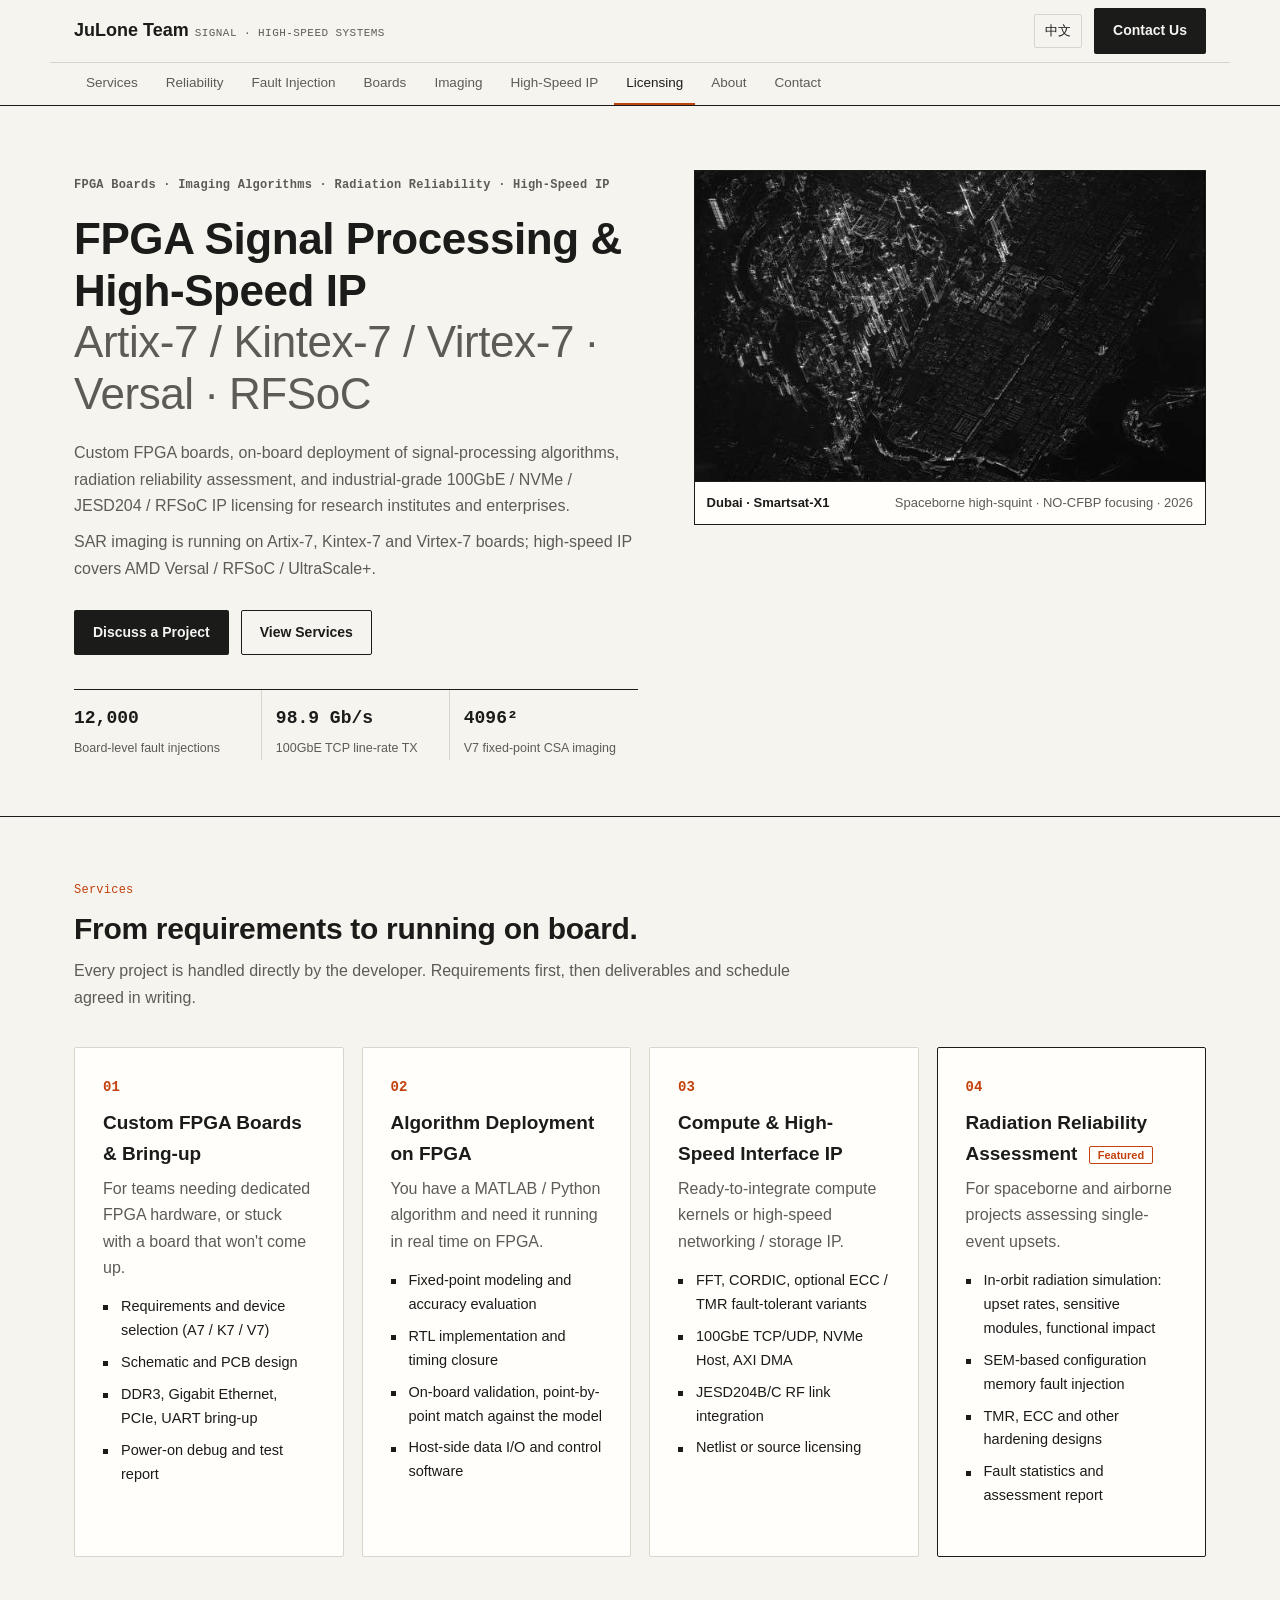
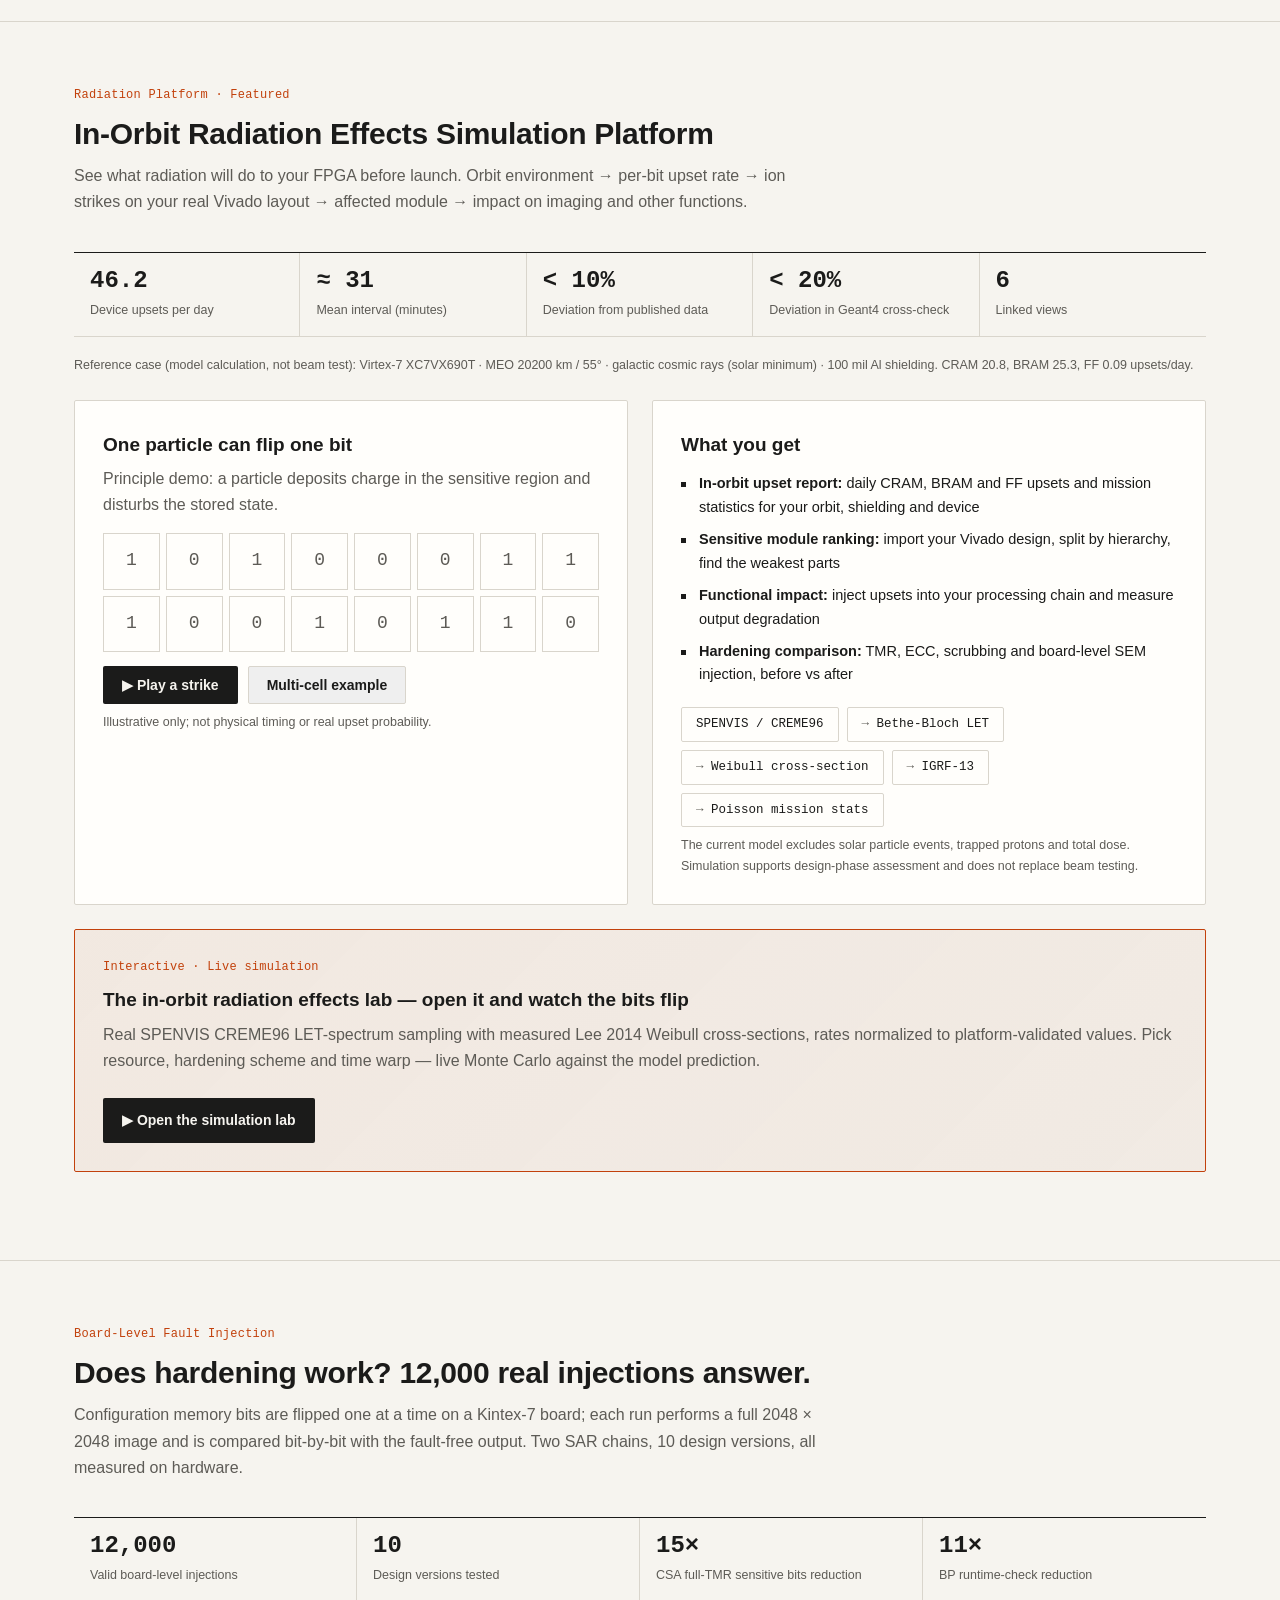
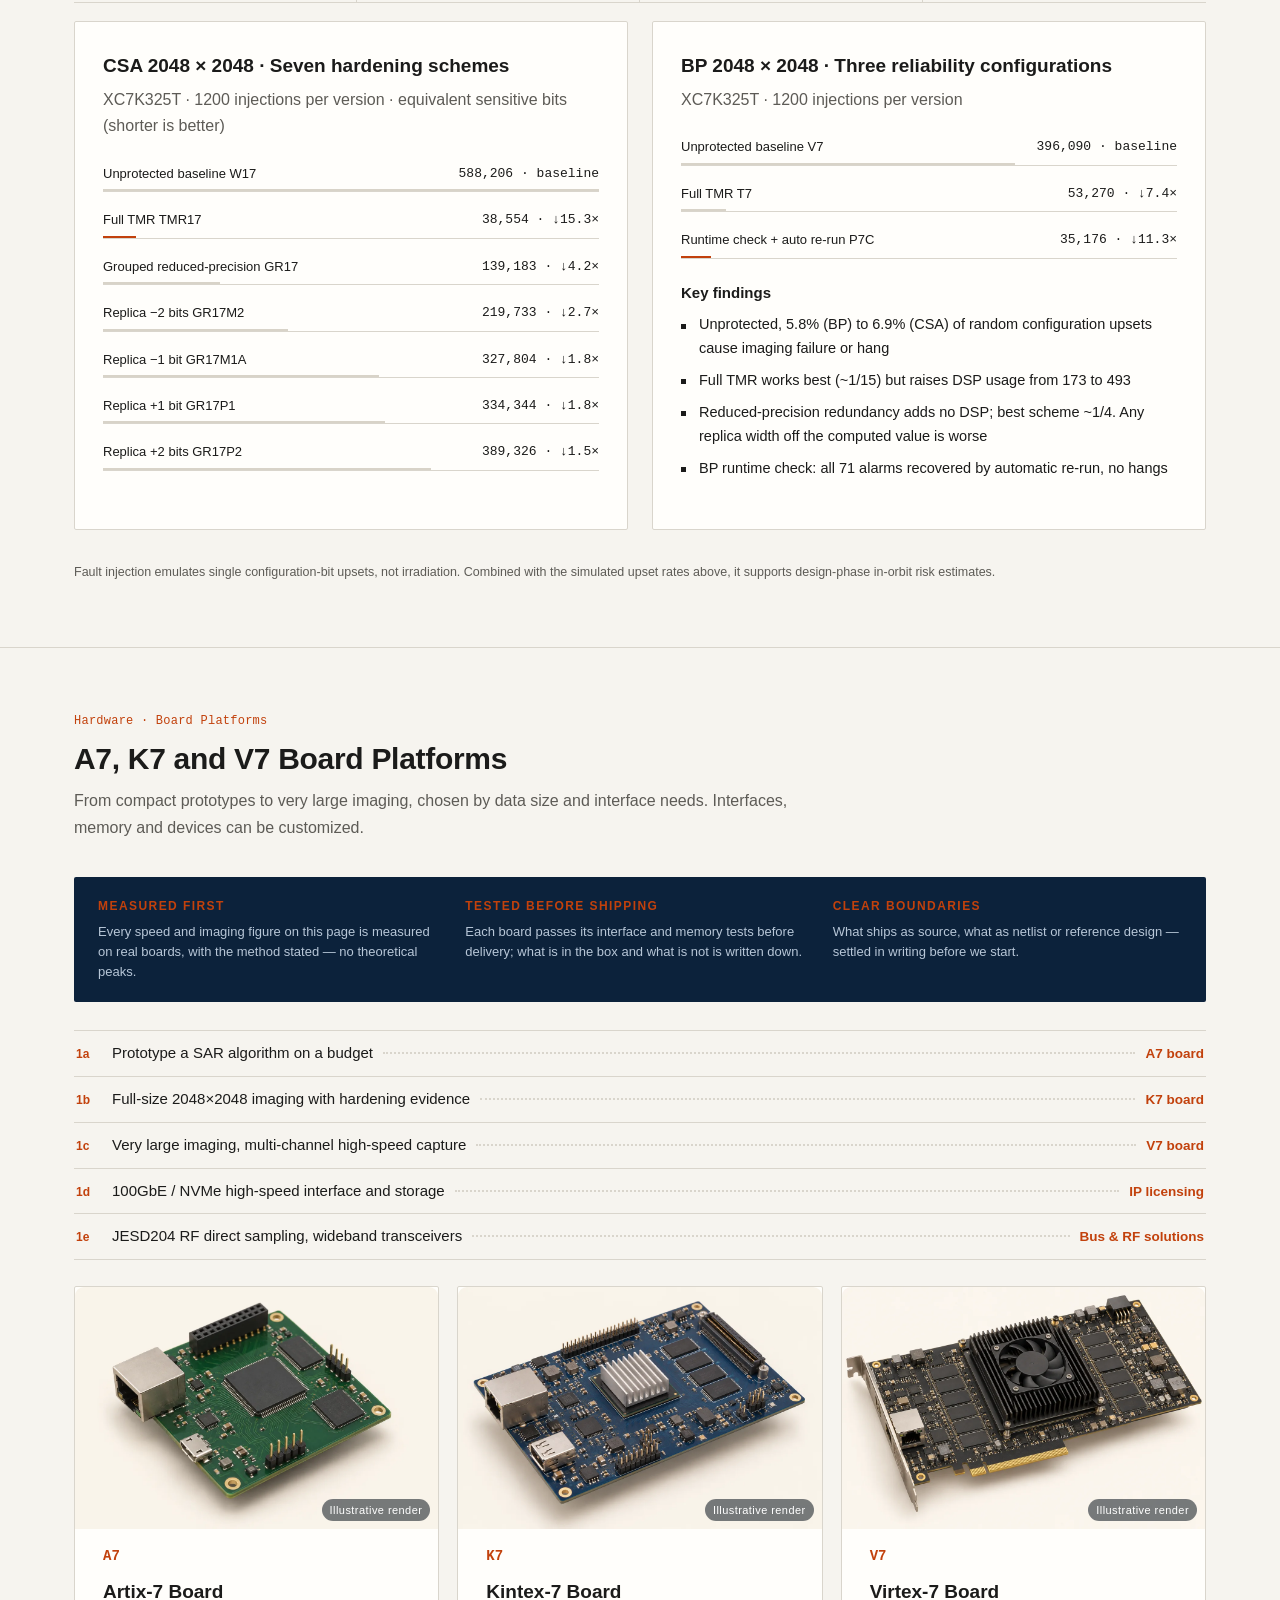
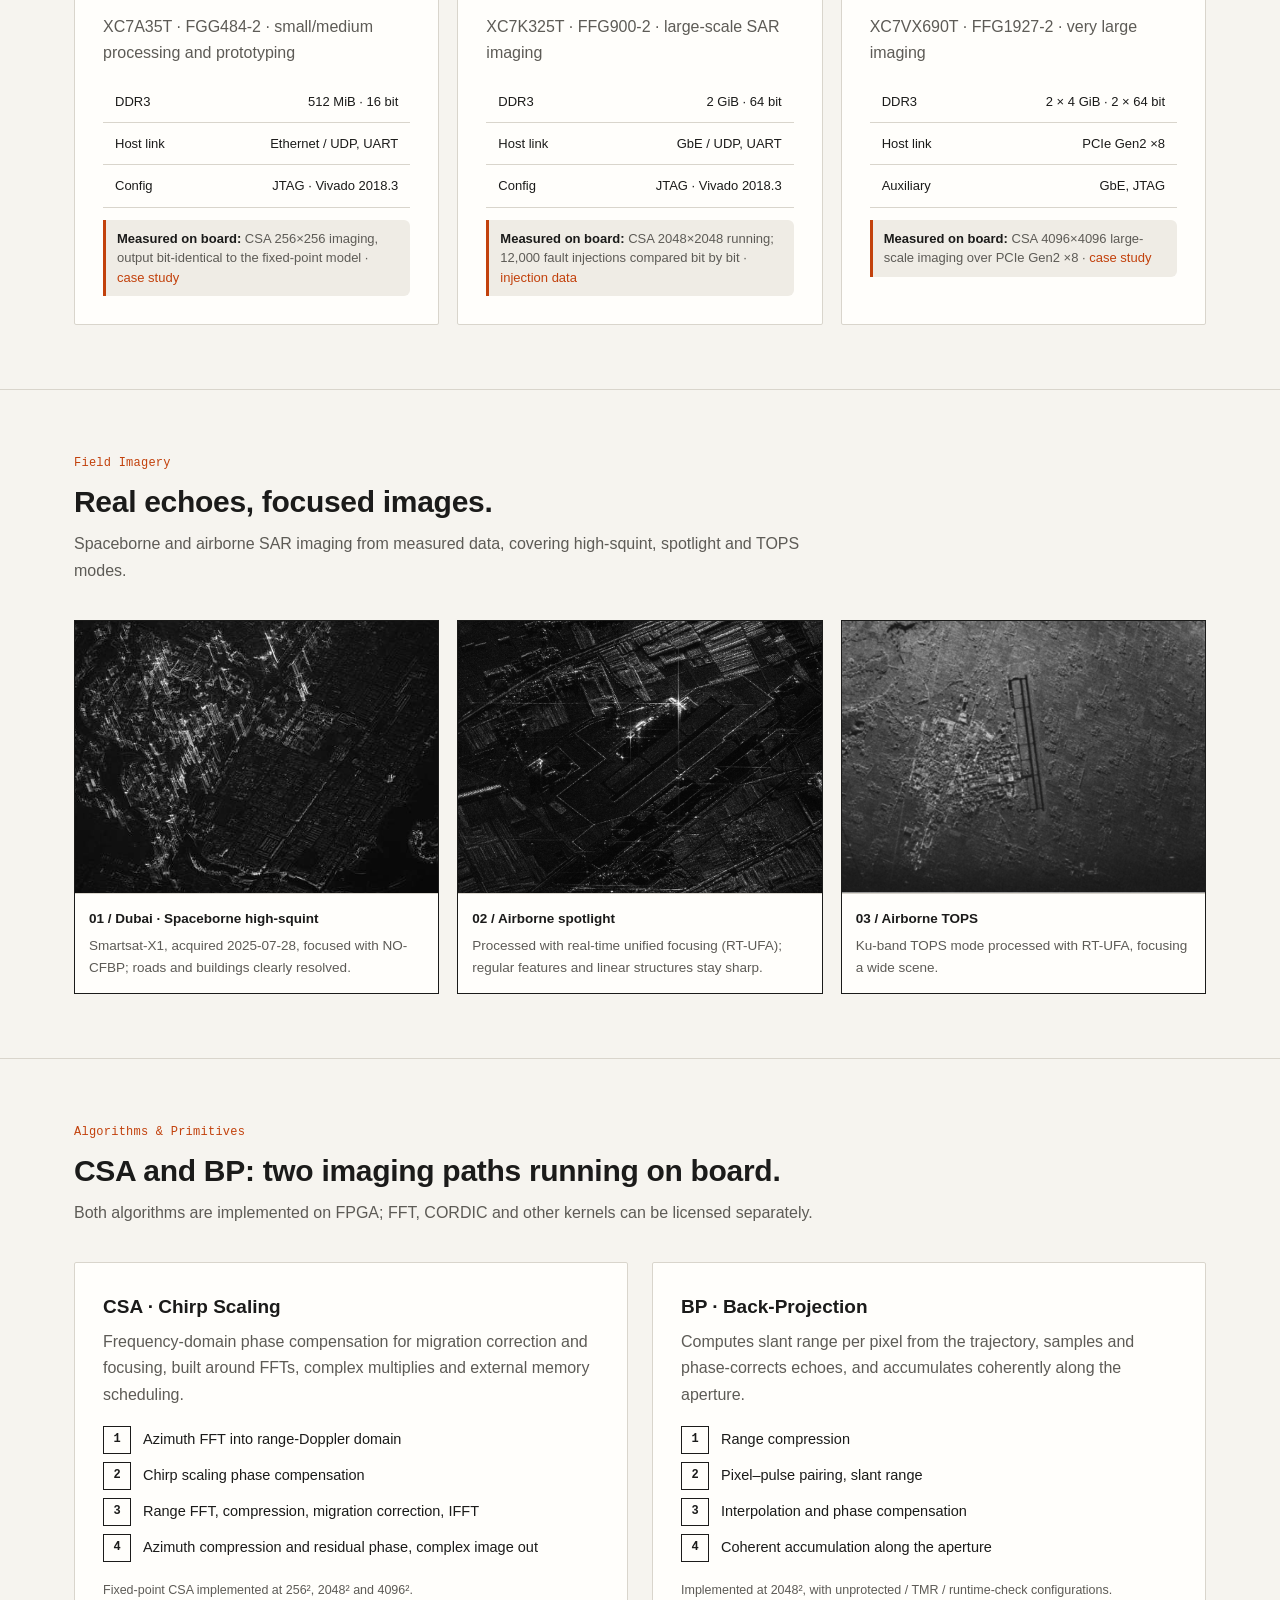
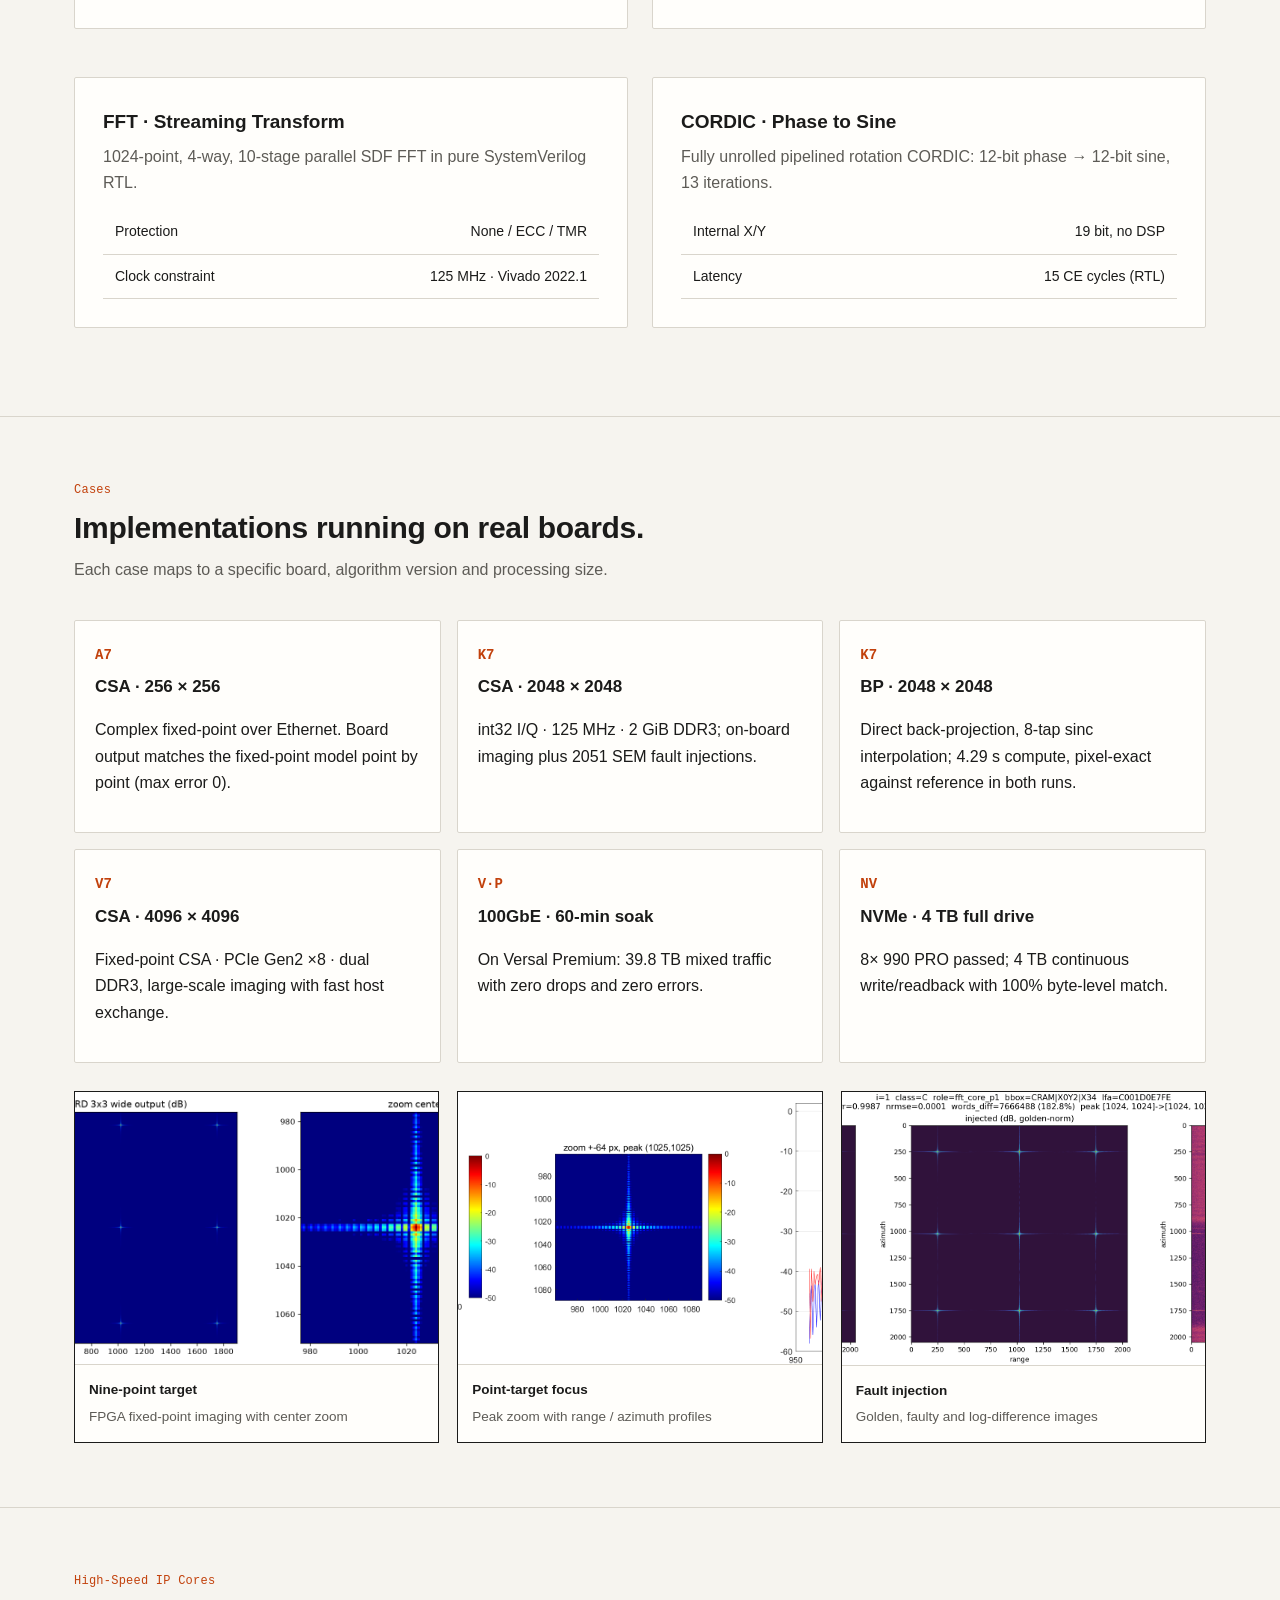
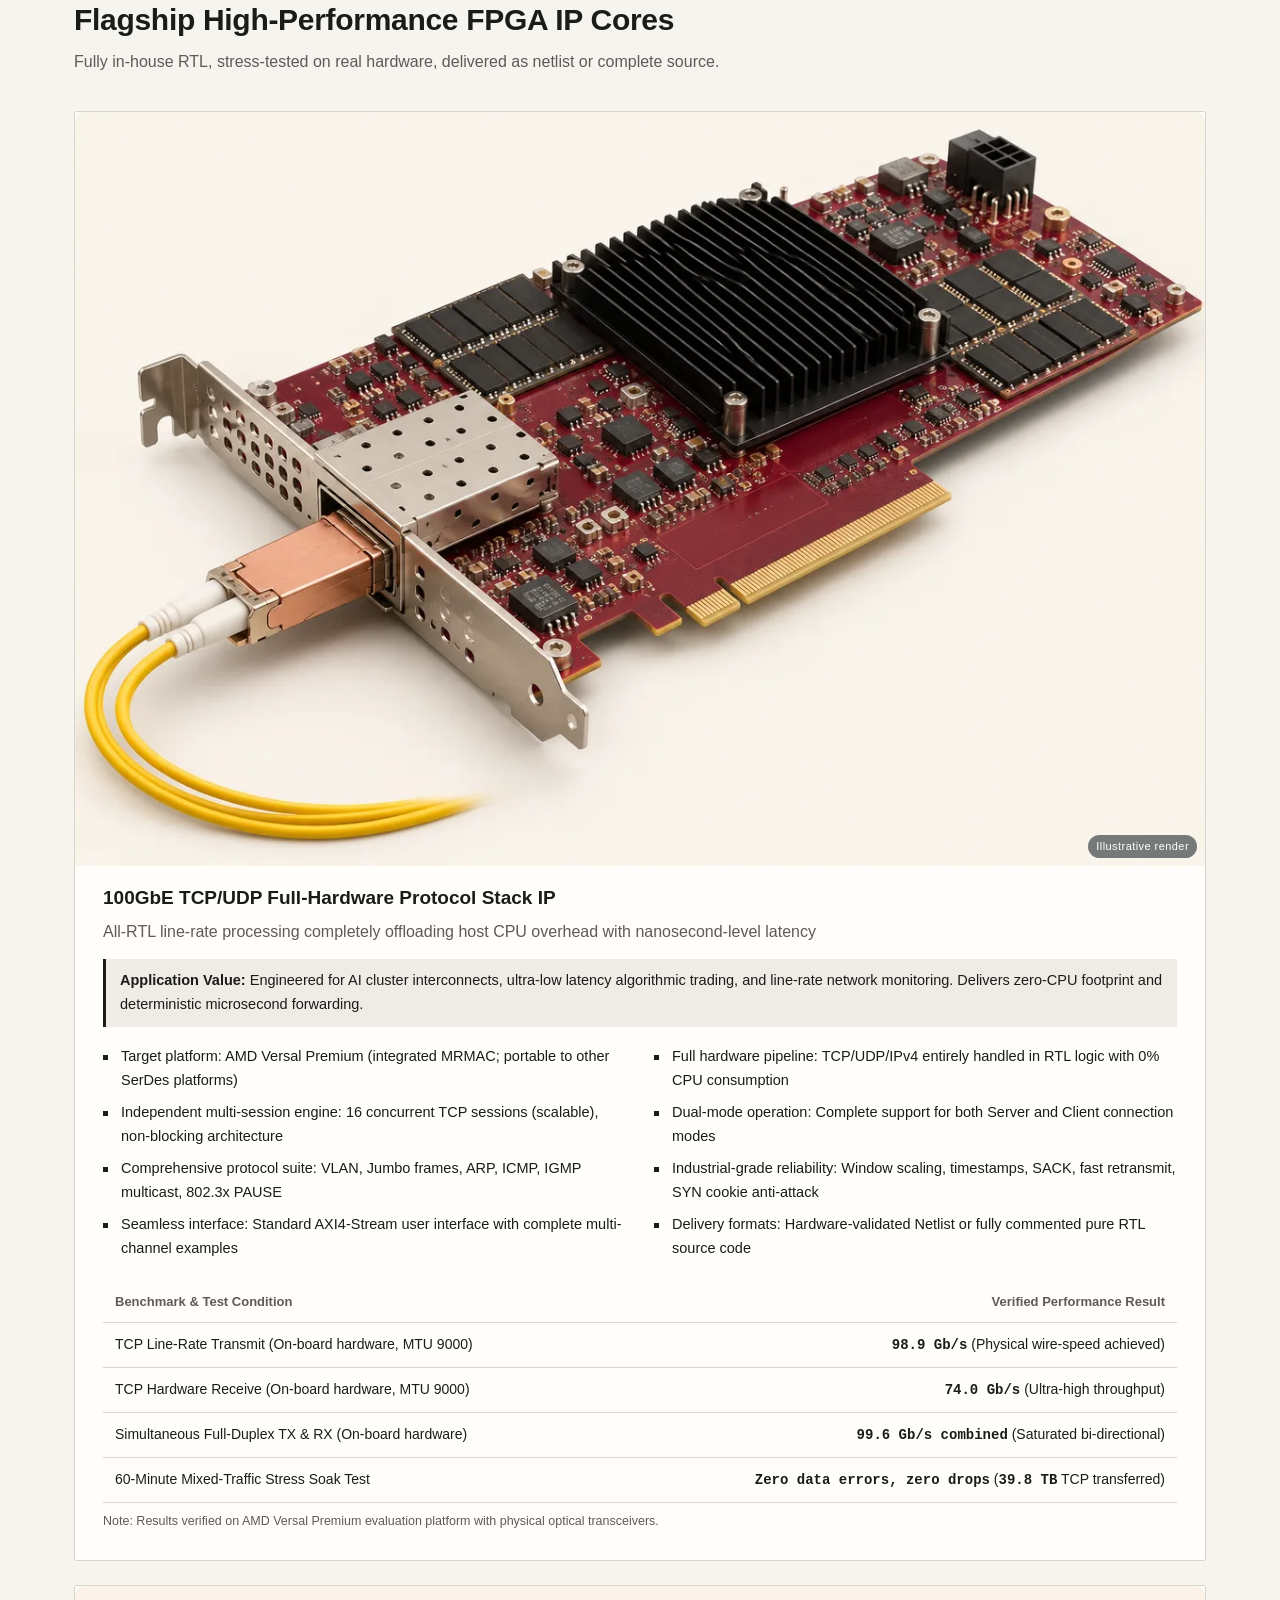
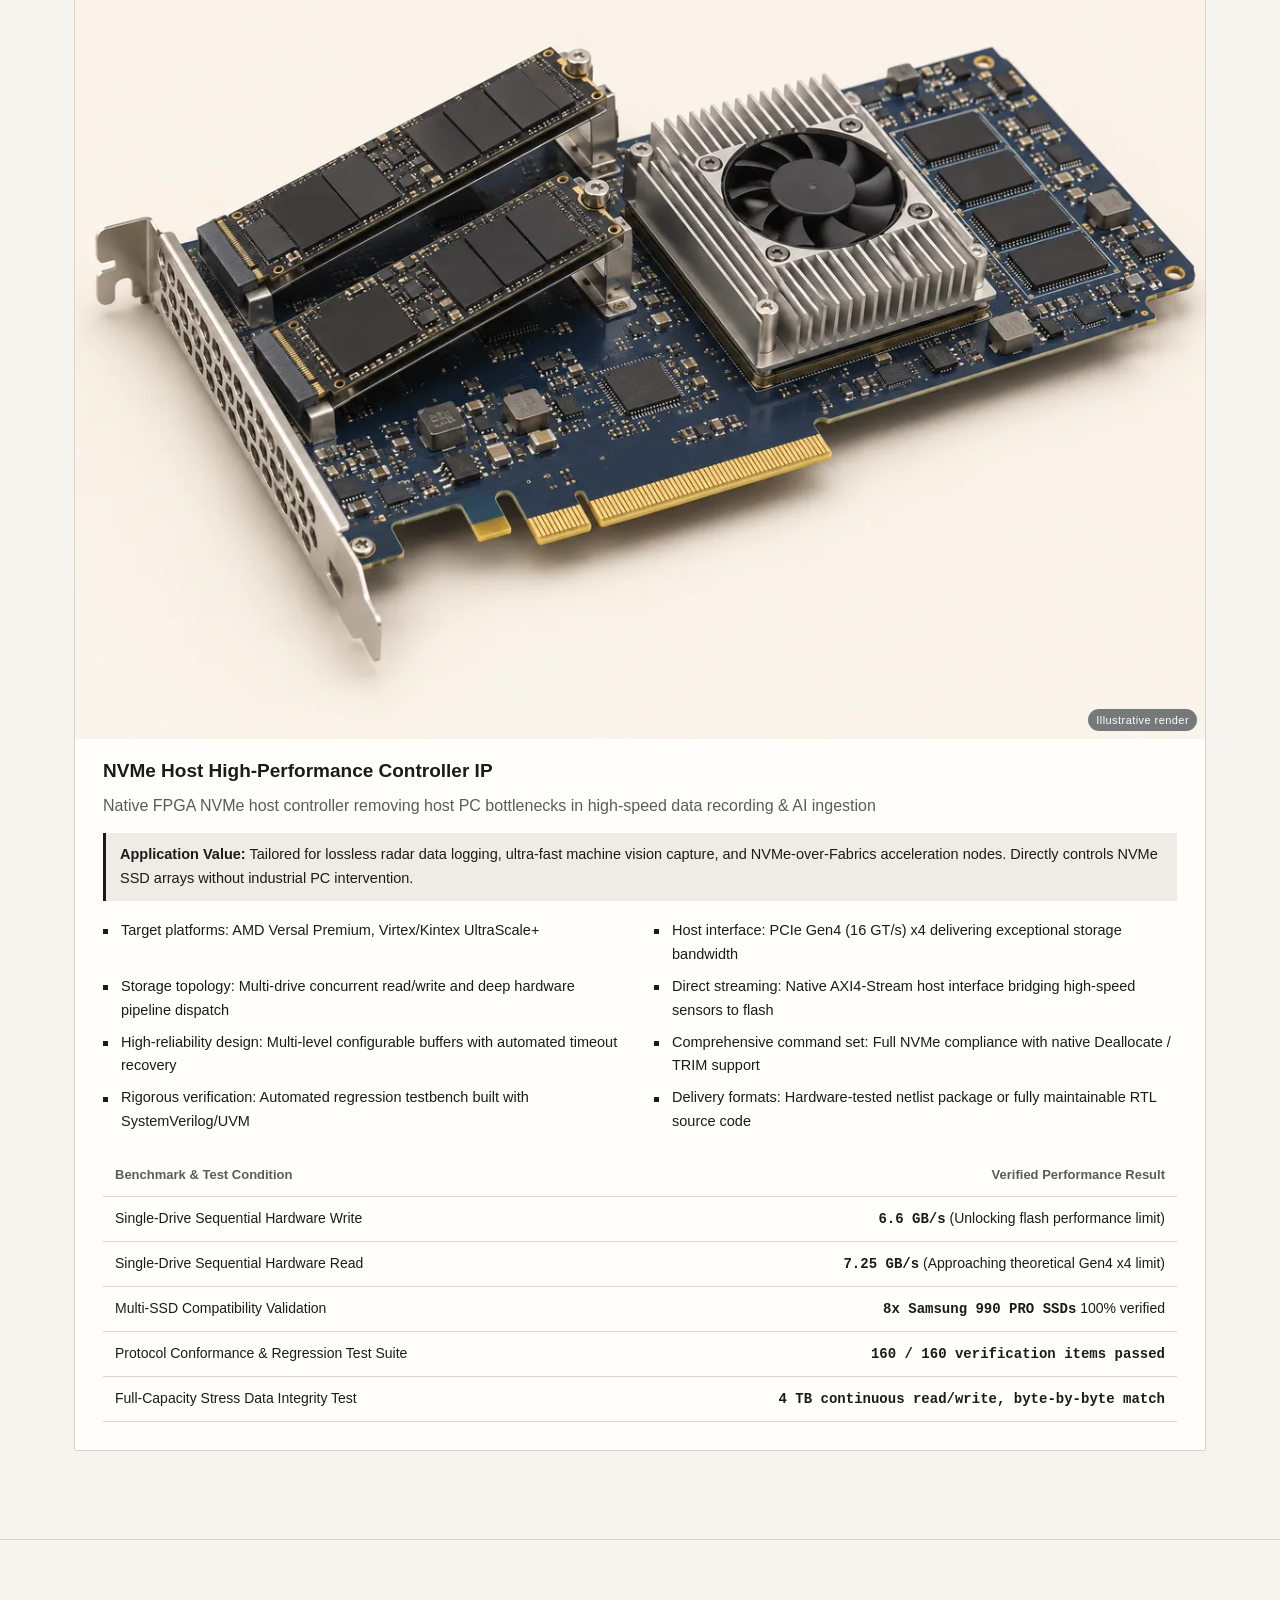
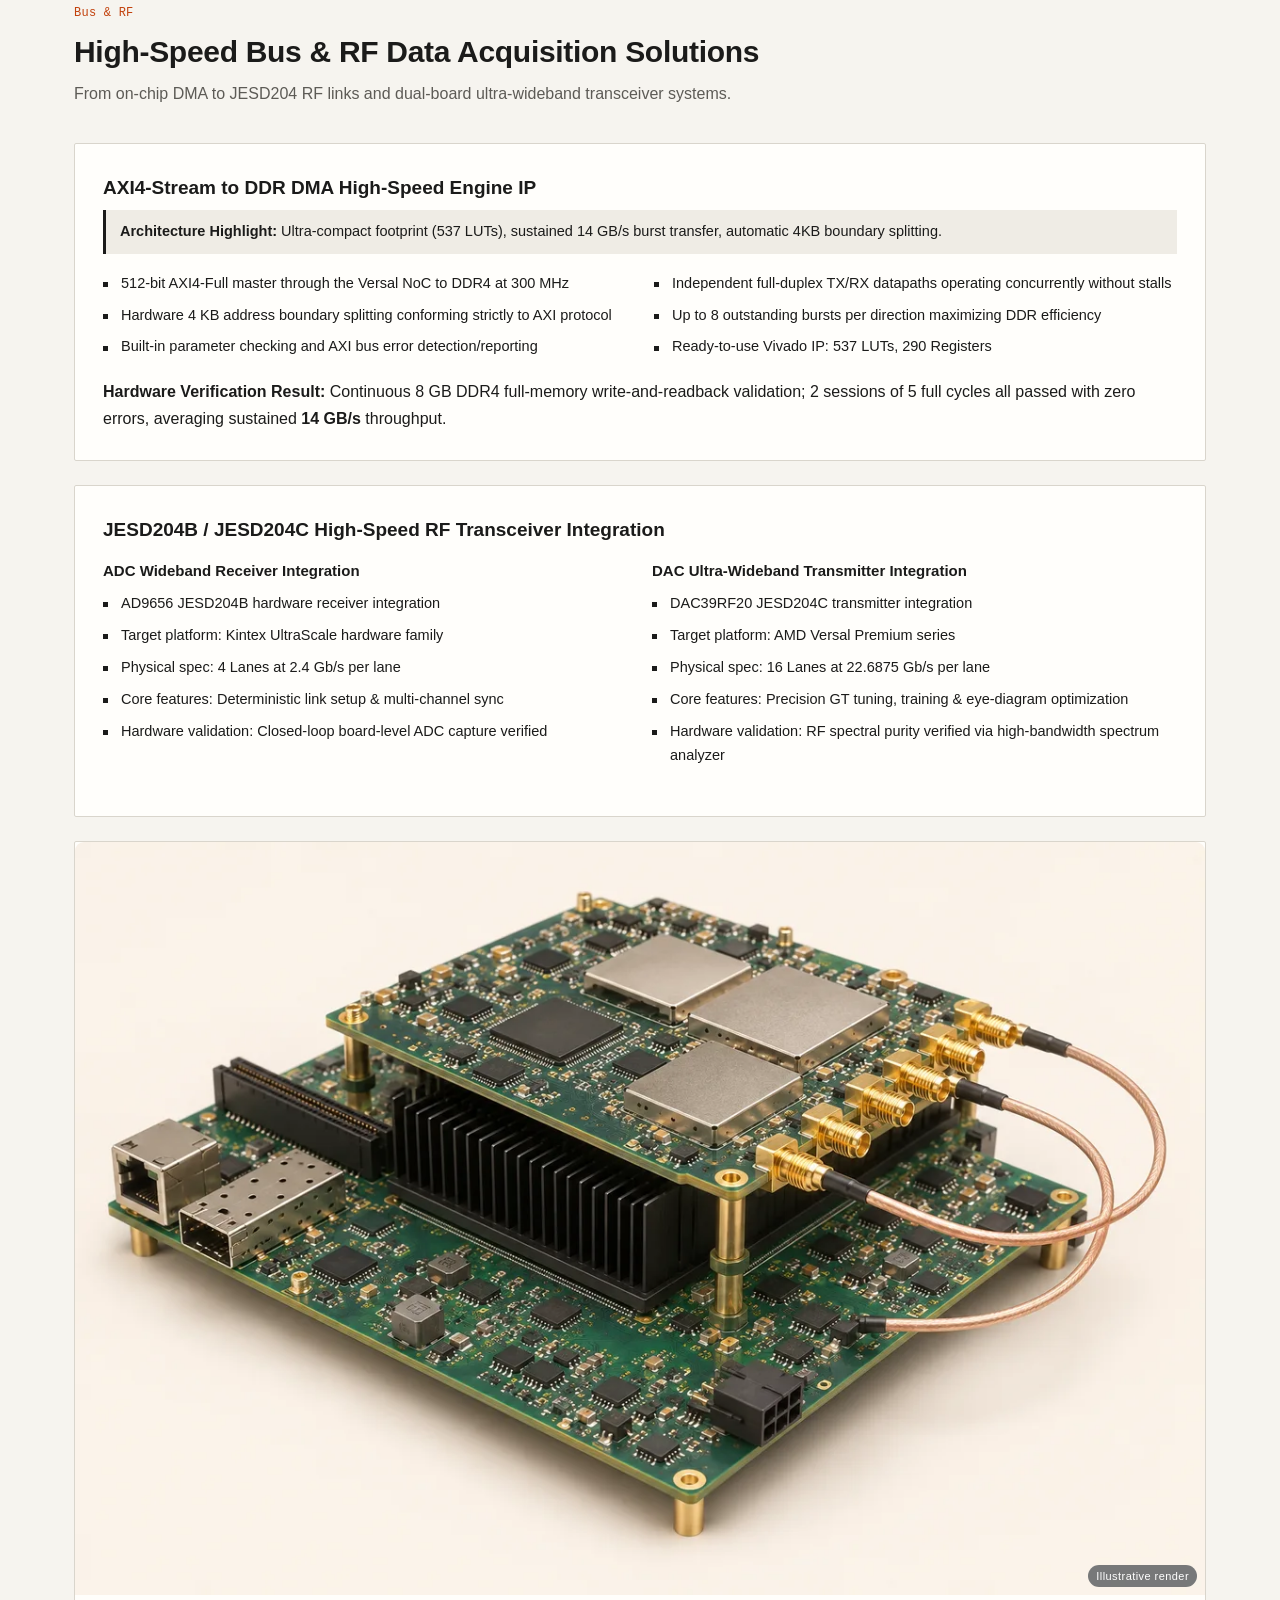
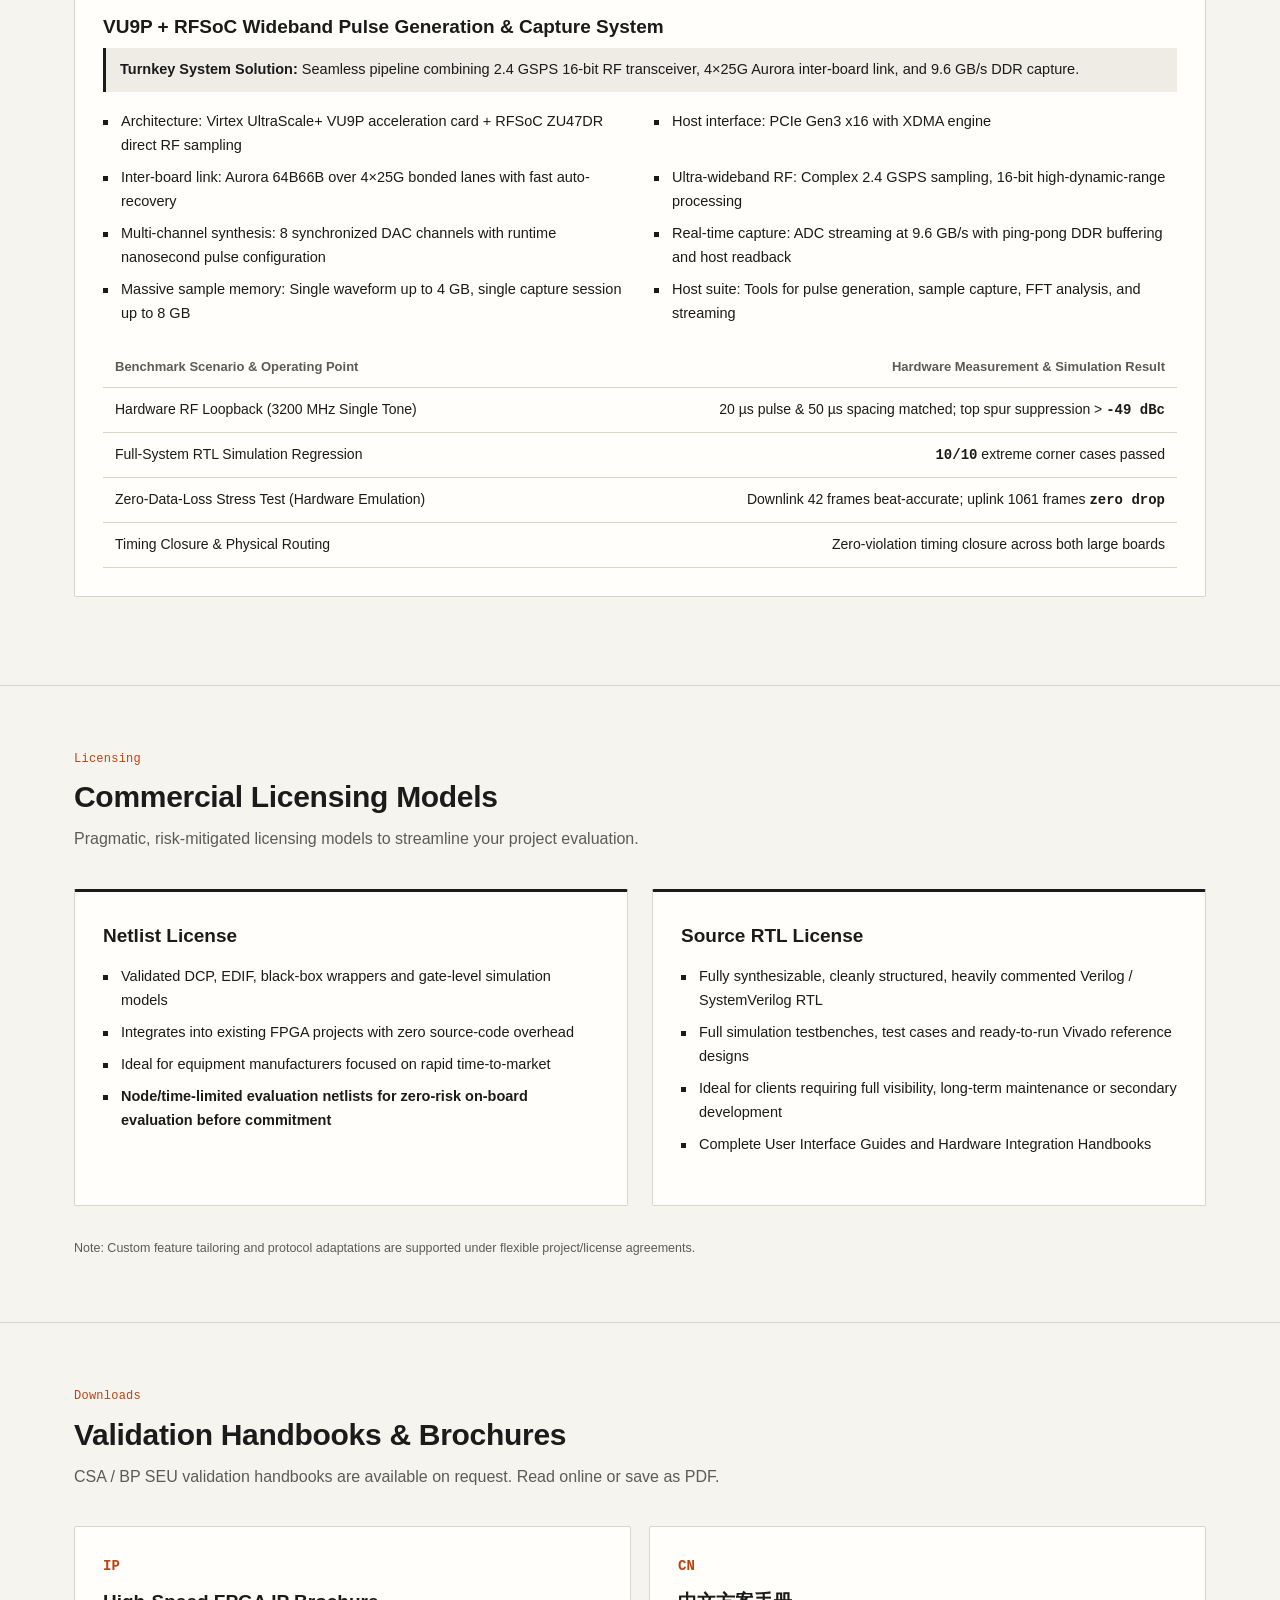
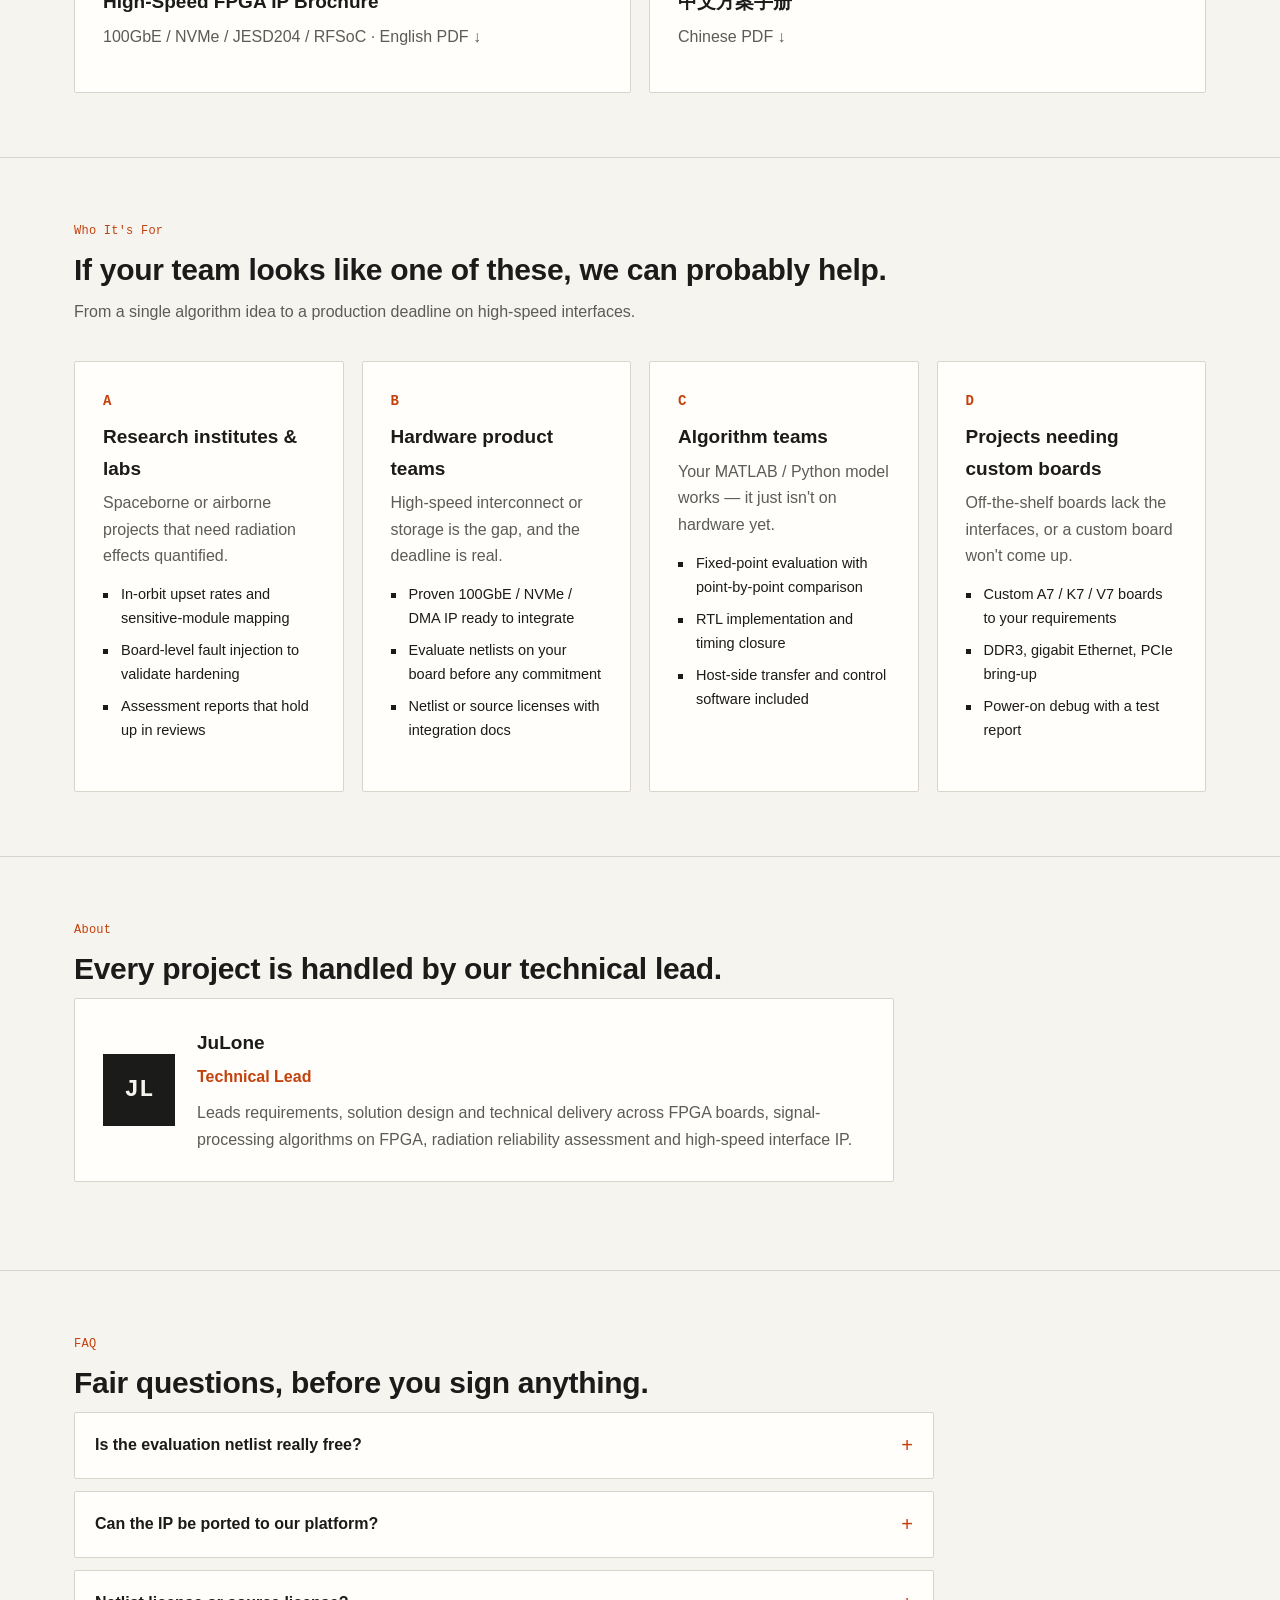
<file: index_en.html>
<!DOCTYPE html>
<html lang="en">
<head>
<meta charset="utf-8">
<meta name="viewport" content="width=device-width,initial-scale=1">
<meta name="description" content="Custom FPGA boards, SAR imaging on FPGA, in-orbit radiation simulation and board-level fault injection, plus 100GbE / NVMe / JESD204 / RFSoC IP licensing.">
<meta property="og:title" content="JuLone Team · FPGA Signal Processing &amp; High-Speed IP | Custom Boards · SAR Imaging · Radiation Assessment · 100GbE / NVMe">
<meta property="og:description" content="Custom FPGA boards, SAR imaging on FPGA, in-orbit radiation simulation and board-level fault injection, plus 100GbE / NVMe / JESD204 / RFSoC IP licensing.">
<meta property="og:type" content="website">
<meta property="og:image" content="https://juwadelone.github.io/assets/sar/papers/dubai-no-cfbp.webp">
<title>JuLone Team · FPGA Signal Processing &amp; High-Speed IP | Custom Boards · SAR Imaging · Radiation Assessment · 100GbE / NVMe</title>
<style>
:root{--bg:#fbfcfd;--surface:#fff;--text:#15273d;--muted:#526379;--border:#dce4ec;--pale:#f1f5f8;--accent:#8ac9ff;--primary:#0067c8;--dark:#0c223b;--dark-muted:#b7c6d7;--radius:10px;
--font:"Segoe UI","Noto Sans CJK SC","PingFang SC","Microsoft YaHei",sans-serif}
*{box-sizing:border-box}html{scroll-behavior:smooth;scroll-padding-top:110px}
body{margin:0;font-family:var(--font);background:var(--bg);color:var(--text);line-height:1.65}
a{color:var(--primary);text-decoration:none}
.wrap{max-width:1180px;margin:0 auto;padding:0 24px}
.skip{position:absolute;left:-999px}.skip:focus{left:12px;top:12px;z-index:99;background:#fff;padding:8px}
/* top bar */
.top{position:sticky;top:0;z-index:50;background:rgba(255,255,255,.94);backdrop-filter:blur(10px);border-bottom:1px solid var(--border)}
.bar{display:flex;align-items:center;justify-content:space-between;height:62px}
.brand{font-weight:700;font-size:18px;color:var(--dark);letter-spacing:.02em}.brand span{color:var(--primary);font-weight:600;font-size:12px;letter-spacing:.18em;margin-left:6px}
.bar-r{display:flex;gap:12px;align-items:center}
.lang{font-size:13px;color:var(--muted);border:1px solid var(--border);border-radius:6px;padding:5px 10px}
.btn{display:inline-flex;align-items:center;gap:6px;border-radius:8px;padding:10px 18px;font-weight:600;font-size:14px;border:1px solid transparent;cursor:pointer;font-family:inherit}
.btn-p{background:var(--primary);color:#fff}.btn-p:hover{background:#0056a8}
.btn-g{border-color:rgba(255,255,255,.35);color:#fff}.btn-g:hover{background:rgba(255,255,255,.08)}
nav.sec{border-top:1px solid var(--border);overflow-x:auto}
nav.sec ul{display:flex;gap:4px;list-style:none;margin:0;padding:0;white-space:nowrap}
nav.sec a{display:block;padding:10px 14px;font-size:14px;color:var(--muted);border-bottom:2px solid transparent}
nav.sec a:hover,nav.sec a.on{color:var(--text);border-bottom-color:var(--primary)}
/* hero */
.hero{background:radial-gradient(1200px 500px at 85% -10%,#16467a 0,transparent 60%),var(--dark);color:#fff;padding:84px 0 72px}
.hero-g{display:grid;grid-template-columns:1.25fr 1fr;gap:48px;align-items:center}
.eyebrow{font-size:12px;letter-spacing:.2em;color:var(--accent);text-transform:uppercase;font-weight:600}
.hero h1{font-size:44px;line-height:1.2;margin:14px 0 18px;font-weight:600}
.hero h1 em{font-style:normal;color:var(--accent)}
.hero p{color:var(--dark-muted);font-size:16px;margin:0 0 10px;max-width:600px}
.cta{display:flex;gap:12px;margin:28px 0 34px;flex-wrap:wrap}
.chips{display:grid;grid-template-columns:repeat(3,1fr);gap:12px}
.chip{border:1px solid rgba(255,255,255,.14);border-radius:var(--radius);padding:14px;background:rgba(255,255,255,.04)}
.chip b{display:block;font-size:22px;color:#fff}.chip span{font-size:12.5px;color:var(--dark-muted)}
.panel{border:1px solid rgba(255,255,255,.14);border-radius:14px;background:rgba(255,255,255,.04);padding:22px;font-family:Consolas,monospace;font-size:13px;color:var(--dark-muted)}
.panel .row{display:flex;justify-content:space-between;padding:9px 0;border-bottom:1px dashed rgba(255,255,255,.12)}
.panel .row:last-child{border:0}.panel .v{color:var(--accent);font-weight:700}
.panel .ttl{color:#fff;font-family:var(--font);font-weight:600;margin-bottom:8px;display:flex;align-items:center;gap:8px}
.dot{width:8px;height:8px;border-radius:50%;background:#4ade80;box-shadow:0 0 10px #4ade80;animation:p 1.6s infinite}
@keyframes p{50%{opacity:.35}}
/* sections */
section.s{padding:76px 0;border-bottom:1px solid var(--border)}
section.alt{background:var(--pale)}
.idx{font-size:12px;letter-spacing:.2em;color:var(--primary);font-weight:700;text-transform:uppercase}
.s h2{font-size:30px;margin:8px 0 10px;line-height:1.3}
.lead{color:var(--muted);max-width:760px;margin:0 0 36px}
.card{background:var(--surface);border:1px solid var(--border);border-radius:var(--radius);padding:28px;margin-bottom:24px}
.card h3{margin:0 0 6px;font-size:21px}
.tag{color:var(--muted);margin:0 0 14px}
.value{background:#eef6ff;border-left:3px solid var(--primary);padding:10px 14px;border-radius:0 8px 8px 0;font-size:14.5px;margin:0 0 18px}
.feat{display:grid;grid-template-columns:1fr 1fr;gap:8px 28px;list-style:none;padding:0;margin:0 0 20px}
.feat li{position:relative;padding-left:18px;font-size:14.5px}
.feat li:before{content:"";position:absolute;left:0;top:.62em;width:7px;height:7px;border-radius:2px;background:var(--primary)}
.kpis{display:grid;grid-template-columns:repeat(4,1fr);gap:12px;margin:0 0 18px}
.kpi{border:1px solid var(--border);border-radius:8px;padding:14px;background:var(--pale)}
.kpi b{display:block;font-size:24px;color:var(--primary);line-height:1.2}.kpi span{font-size:12.5px;color:var(--muted)}
table{width:100%;border-collapse:collapse;font-size:14px}
th,td{padding:10px 12px;border-bottom:1px solid var(--border);text-align:left;vertical-align:top}
th{background:var(--pale);font-weight:600}
td.r,th.r{text-align:right}
.note{font-size:12.5px;color:var(--muted);margin:8px 0 0}
.two{display:grid;grid-template-columns:1fr 1fr;gap:24px}
.sub{font-size:15px;margin:0 0 8px}
.flow{display:flex;flex-wrap:wrap;gap:8px;list-style:none;padding:0;margin:20px 0 0}
.flow li{background:var(--surface);border:1px solid var(--border);border-radius:999px;padding:6px 14px;font-size:13.5px}
.flow li+li:before{content:"→ ";color:var(--primary)}
.lic{border-top:3px solid var(--primary)}
.steps{display:grid;grid-template-columns:repeat(3,1fr);gap:16px}
.step{background:var(--surface);border:1px solid var(--border);border-radius:var(--radius);padding:20px}
.step i{font-style:normal;font-weight:700;color:var(--primary);font-size:13px}
/* contact */
.contact{display:grid;grid-template-columns:1fr 1.2fr;gap:28px}
.who{background:var(--dark);color:#fff;border-radius:14px;padding:30px}
.who h3{margin:0 0 4px}.who .role{color:var(--accent);font-weight:600;margin:0 0 20px}
.who p{color:var(--dark-muted);margin:0 0 10px}.who b{color:#fff}
form{background:var(--surface);border:1px solid var(--border);border-radius:14px;padding:28px;display:grid;grid-template-columns:1fr 1fr;gap:14px}
label{font-size:13px;font-weight:600;display:flex;flex-direction:column;gap:6px}
label.full{grid-column:1/-1}
input,select,textarea{font:inherit;font-weight:400;font-size:14px;padding:10px 12px;border:1px solid var(--border);border-radius:8px;background:#fff;color:var(--text)}
input:focus,select:focus,textarea:focus{outline:2px solid var(--primary);outline-offset:0;border-color:transparent}
textarea{min-height:110px;resize:vertical}
.fnote{grid-column:1/-1;font-size:12.5px;color:var(--muted);margin:0}
footer{background:var(--dark);color:var(--dark-muted);padding:48px 0 30px;font-size:13.5px}
.fg{display:grid;grid-template-columns:1.4fr 1fr 1fr 1fr;gap:28px}
footer h4{color:#fff;margin:0 0 12px;font-size:14px}
footer ul{list-style:none;padding:0;margin:0}footer li{margin-bottom:6px}
footer a{color:var(--dark-muted)}footer a:hover{color:#fff}
.disc{border-top:1px solid rgba(255,255,255,.12);margin-top:32px;padding-top:18px;font-size:12px}
.reveal{opacity:0;transform:translateY(16px);transition:.6s}.reveal.in{opacity:1;transform:none}
.faq{display:grid;gap:12px;max-width:860px}
.qa{background:var(--surface);border:1px solid var(--border);border-radius:var(--radius);padding:16px 20px}
.qa summary{cursor:pointer;font-weight:600;font-size:16px;list-style:none;display:flex;justify-content:space-between;align-items:center;gap:12px}
.qa summary::-webkit-details-marker{display:none}
.qa summary:after{content:"+";color:var(--primary);font-size:20px;font-weight:400;flex-shrink:0}
.qa[open] summary:after{content:"\2013"}
.card figure.bimg{margin:-28px -28px 16px;border-radius:9px 9px 0 0;overflow:hidden;position:relative}
.card figure.bimg img{width:100%;display:block;aspect-ratio:3/2;object-fit:cover}
.card figure.bimg figcaption{position:absolute;right:8px;bottom:8px;font-size:11px;padding:2px 8px;border-radius:999px;background:rgba(12,20,30,.55);color:#fff;letter-spacing:.04em}
.trust{display:grid;grid-template-columns:repeat(3,1fr);gap:18px;background:var(--dark);color:#fff;border-radius:var(--radius);padding:20px 24px;margin:20px 0 28px}
.trust h4{font-size:12px;letter-spacing:.12em;text-transform:uppercase;color:var(--accent);margin:0 0 5px}
.trust p{font-size:13px;color:var(--dark-muted);margin:0;line-height:1.55}
.finder{margin:0 0 26px;border-top:1px solid var(--border)}
.finder a{display:flex;align-items:baseline;gap:10px;padding:10px 2px;border-bottom:1px solid var(--border);color:var(--text);text-decoration:none;font-size:15px}
.finder a:hover{color:var(--primary)}
.finder .fno{font-size:12px;color:var(--primary);font-weight:700;min-width:26px}
.finder .fdots{flex:1;border-bottom:2px dotted var(--border);transform:translateY(-4px)}
.finder .fto{font-weight:700;color:var(--primary);white-space:nowrap;font-size:13.5px}
.evidence{margin-top:12px;padding:9px 11px;background:var(--pale);border-left:3px solid var(--primary);font-size:13px;color:var(--muted);border-radius:0 6px 6px 0;line-height:1.5}
.evidence b{color:var(--text)}
@media(max-width:900px){.trust{grid-template-columns:1fr}}
.qa p{color:var(--muted);margin:10px 0 0;font-size:14.5px}
@media(max-width:900px){.hero-g,.two,.contact,.fg{grid-template-columns:1fr}.hero h1{font-size:32px}
.kpis{grid-template-columns:1fr 1fr}.feat,.steps,form{grid-template-columns:1fr}.chips{grid-template-columns:1fr}}
</style>
<style id="fx">
/* ===== FX layer: dark tech theme ===== */
:root{--bg:#060d1a;--surface:rgba(16,30,52,.62);--text:#e6eefb;--muted:#93a6c2;--border:rgba(120,170,255,.16);--pale:#0a1628;--primary:#3aa0ff;--accent:#5ee6ff;--neon:#a35cff}
body{background:#050b16;color:var(--text)}
body:before{content:"";position:fixed;inset:0;z-index:-2;background:
 radial-gradient(900px 600px at 10% 10%,rgba(58,160,255,.12),transparent 60%),
 radial-gradient(800px 600px at 90% 60%,rgba(163,92,255,.10),transparent 60%),#050b16}
body:after{content:"";position:fixed;inset:0;z-index:-1;pointer-events:none;opacity:.35;
 background-image:linear-gradient(rgba(94,230,255,.05) 1px,transparent 1px),linear-gradient(90deg,rgba(94,230,255,.05) 1px,transparent 1px);background-size:48px 48px;
 mask-image:radial-gradient(ellipse at center,#000 30%,transparent 80%)}
#progress{position:fixed;top:0;left:0;height:3px;width:0;z-index:100;background:linear-gradient(90deg,var(--accent),var(--primary),var(--neon));box-shadow:0 0 12px var(--accent)}
.top{background:rgba(5,11,22,.72)!important;border-bottom:1px solid var(--border)}
.brand{color:#fff}.brand span{color:var(--accent)}
nav.sec{border-top-color:var(--border)}
nav.sec a{color:var(--muted)}nav.sec a:hover,nav.sec a.on{color:#fff;border-bottom-color:var(--accent);text-shadow:0 0 12px rgba(94,230,255,.6)}
.lang{color:var(--muted);border-color:var(--border)}
.btn-p{background:linear-gradient(135deg,#2b8cff,#7a4dff);box-shadow:0 0 0 1px rgba(255,255,255,.08),0 8px 30px -8px rgba(80,120,255,.8);transition:.25s}
.btn-p:hover{transform:translateY(-2px);box-shadow:0 0 0 1px rgba(255,255,255,.15),0 12px 40px -6px rgba(120,100,255,.95);background:linear-gradient(135deg,#3aa0ff,#9a5cff)}
/* hero */
.hero{position:relative;overflow:hidden;background:transparent!important;min-height:calc(100vh - 106px);display:flex;align-items:center}
#net{position:absolute;inset:0;width:100%;height:100%;z-index:0}
.hero .wrap{position:relative;z-index:1;width:100%}
.hero h1{font-size:56px;font-weight:700;letter-spacing:-.01em}
.hero h1 em{background:linear-gradient(90deg,#5ee6ff,#3aa0ff,#a35cff,#5ee6ff);background-size:300% 100%;-webkit-background-clip:text;background-clip:text;color:transparent;animation:flow 6s linear infinite}
@keyframes flow{to{background-position:300% 0}}
.eyebrow{display:inline-block;padding:6px 12px;border:1px solid rgba(94,230,255,.35);border-radius:999px;background:rgba(94,230,255,.06)}
.typed:after{content:"▍";animation:blink 1s steps(1) infinite;color:var(--accent)}@keyframes blink{50%{opacity:0}}
.chip,.panel{background:rgba(12,26,48,.55);backdrop-filter:blur(8px);border-color:var(--border)}
.chip b{background:linear-gradient(90deg,#fff,#9fdcff);-webkit-background-clip:text;background-clip:text;color:transparent}
.panel{position:relative;box-shadow:0 0 60px -20px rgba(58,160,255,.6)}
.panel:before{content:"";position:absolute;inset:-1px;border-radius:15px;padding:1px;background:conic-gradient(from var(--a),transparent 0 70%,var(--accent),var(--neon),transparent);
 -webkit-mask:linear-gradient(#000 0 0) content-box,linear-gradient(#000 0 0);-webkit-mask-composite:xor;mask-composite:exclude;animation:spin 4s linear infinite;pointer-events:none}
@property --a{syntax:'<angle>';inherits:false;initial-value:0deg}
@keyframes spin{to{--a:360deg}}
.panel .scan{position:absolute;left:0;right:0;height:40px;top:-40px;background:linear-gradient(transparent,rgba(94,230,255,.12),transparent);animation:scan 3.5s linear infinite;pointer-events:none}
@keyframes scan{to{top:100%}}
.scroll-hint{position:absolute;bottom:22px;left:50%;transform:translateX(-50%);z-index:1;width:24px;height:38px;border:2px solid rgba(255,255,255,.3);border-radius:14px}
.scroll-hint:after{content:"";position:absolute;left:50%;top:7px;width:4px;height:8px;margin-left:-2px;border-radius:2px;background:var(--accent);animation:sh 1.6s infinite}
@keyframes sh{to{transform:translateY(14px);opacity:0}}
/* marquee */
.marquee{overflow:hidden;border-block:1px solid var(--border);background:rgba(10,22,40,.6);padding:14px 0;mask-image:linear-gradient(90deg,transparent,#000 10%,#000 90%,transparent)}
.marquee div{display:flex;gap:46px;width:max-content;animation:mq 32s linear infinite;font-weight:600;letter-spacing:.12em;color:var(--muted);font-size:14px;white-space:nowrap}
.marquee span:nth-child(odd){color:var(--accent)}
@keyframes mq{to{transform:translateX(-50%)}}
/* sections */
section.s{border-bottom:1px solid var(--border);background:transparent}
section.alt{background:rgba(10,22,40,.35)}
.idx{color:var(--accent)}
.s h2{font-size:36px;background:linear-gradient(90deg,#fff 30%,#9fc8ff);-webkit-background-clip:text;background-clip:text;color:transparent}
.card,.step{position:relative;background:var(--surface);backdrop-filter:blur(10px);border-color:var(--border);overflow:hidden;transition:transform .3s,border-color .3s,box-shadow .3s}
.card:hover,.step:hover{border-color:rgba(94,230,255,.45);box-shadow:0 20px 60px -25px rgba(58,160,255,.7)}
.card:after,.step:after{content:"";position:absolute;inset:0;pointer-events:none;opacity:0;transition:opacity .3s;
 background:radial-gradient(420px circle at var(--mx,50%) var(--my,50%),rgba(94,230,255,.13),transparent 45%)}
.card:hover:after,.step:hover:after{opacity:1}
.lic{border-top:2px solid transparent;border-image:linear-gradient(90deg,var(--accent),var(--neon)) 1}
.value{background:linear-gradient(90deg,rgba(58,160,255,.14),rgba(163,92,255,.06));border-left-color:var(--accent);color:#cfe3ff}
.kpi{background:rgba(5,12,24,.55);border-color:var(--border);transition:.3s}
.kpi:hover{transform:translateY(-3px);border-color:var(--accent);box-shadow:0 0 24px -6px rgba(94,230,255,.6)}
.kpi b{background:linear-gradient(90deg,#5ee6ff,#7aa8ff);-webkit-background-clip:text;background-clip:text;color:transparent;font-size:28px}
.feat li:before{background:var(--accent);box-shadow:0 0 8px var(--accent);border-radius:50%}
b{color:#fff}
th{background:rgba(58,160,255,.1);color:#cfe3ff}
td,th{border-bottom-color:var(--border)}
tr{transition:background .2s}tr:hover td{background:rgba(94,230,255,.05)}
td.r b{color:var(--accent)}
.flow li{background:rgba(12,26,48,.7);border-color:var(--border);color:var(--text)}
.flow li+li:before{color:var(--accent)}
.step i{font-size:30px;background:linear-gradient(135deg,var(--accent),var(--neon));-webkit-background-clip:text;background-clip:text;color:transparent}
.who{background:linear-gradient(145deg,rgba(43,140,255,.18),rgba(122,77,255,.15)),rgba(10,20,38,.8);border:1px solid var(--border)}
form{background:var(--surface);border-color:var(--border);backdrop-filter:blur(10px)}
input,select,textarea{background:rgba(5,12,24,.7);color:var(--text);border-color:var(--border)}
input:focus,select:focus,textarea:focus{outline:2px solid var(--accent);box-shadow:0 0 20px -4px rgba(94,230,255,.6)}
#cp{color:var(--text)}
footer{background:#030812;border-top:1px solid var(--border)}
.reveal{transform:translateY(30px) scale(.98);filter:blur(4px)}.reveal.in{filter:none}
#glow{position:fixed;width:500px;height:500px;border-radius:50%;pointer-events:none;z-index:-1;left:0;top:0;transform:translate(-50%,-50%);
 background:radial-gradient(circle,rgba(58,160,255,.10),transparent 65%);transition:transform .08s}
@media(max-width:900px){.hero h1{font-size:36px}.s h2{font-size:28px}#glow{display:none}}
@media(prefers-reduced-motion:reduce){*{animation:none!important;transition:none!important}}
</style>
<style id="fx-merge">
#cp{background:rgba(255,255,255,.04);color:var(--text)}
.shot{margin:0;position:relative;border-radius:16px;overflow:hidden;border:1px solid var(--border);box-shadow:0 0 80px -20px rgba(58,160,255,.7)}
.shot img{display:block;width:100%;aspect-ratio:4/3;object-fit:cover;filter:saturate(.9) contrast(1.05);transition:transform 6s ease}
.shot:hover img{transform:scale(1.08)}
.shot figcaption{position:absolute;left:0;right:0;bottom:0;padding:18px;background:linear-gradient(transparent,rgba(3,8,18,.92));display:flex;flex-direction:column}
.shot figcaption span{font-size:13px;color:var(--muted)}
.shot:before{content:"";position:absolute;inset:0;z-index:1;pointer-events:none;background:linear-gradient(transparent 48%,rgba(94,230,255,.18) 50%,transparent 52%);background-size:100% 220%;animation:sweep 4s linear infinite}
@keyframes sweep{from{background-position:0 120%}to{background-position:0 -120%}}
.svc{display:grid;grid-template-columns:repeat(4,1fr);gap:18px}
.svc.three{grid-template-columns:repeat(3,1fr)}
.svc .card{margin:0}.svc table{font-size:13px}
.no{display:block;font-style:normal;font-weight:800;font-size:30px;margin-bottom:8px;background:linear-gradient(135deg,var(--accent),var(--neon));-webkit-background-clip:text;background-clip:text;color:transparent}
.feat.one{grid-template-columns:1fr}
.card.hot{border-color:rgba(163,92,255,.5);box-shadow:0 0 50px -20px rgba(163,92,255,.8)}
.badge{font-size:11px;padding:2px 8px;border-radius:999px;background:linear-gradient(90deg,var(--accent),var(--neon));color:#04101f;vertical-align:middle;margin-left:6px}
.kpis.five{grid-template-columns:repeat(5,1fr)}
.bits{display:grid;grid-template-columns:repeat(8,1fr);gap:6px;position:relative}
.bits span{aspect-ratio:1;display:grid;place-items:center;border:1px solid var(--border);border-radius:6px;font-family:Consolas,monospace;font-size:18px;color:var(--muted);background:rgba(5,12,24,.6);transition:.3s}
.bits span.hit{color:#ffb547;border-color:#ffb547;box-shadow:0 0 18px rgba(255,181,71,.8);background:rgba(255,140,0,.15)}
.ion{position:absolute;width:6px;height:6px;border-radius:50%;background:#ffd27a;box-shadow:0 0 14px 4px #ff9d2e;pointer-events:none}
.bars{display:flex;flex-direction:column;gap:10px;margin-top:16px}
.bars div{position:relative;padding:8px 10px;border-radius:6px;background:rgba(5,12,24,.55);overflow:hidden;font-size:13px;display:flex;justify-content:space-between;gap:10px}
.bars div:before{content:"";position:absolute;inset:0;width:var(--w,0);background:linear-gradient(90deg,rgba(58,160,255,.45),rgba(163,92,255,.35));transition:width 1.4s cubic-bezier(.2,.8,.2,1);z-index:0}
.bars div.best:before{background:linear-gradient(90deg,rgba(94,230,255,.7),rgba(74,222,128,.5))}
.bars span,.bars em{position:relative;z-index:1}.bars em{font-style:normal;color:var(--accent);white-space:nowrap}
.gallery{display:grid;grid-template-columns:repeat(3,1fr);gap:18px}
.gallery figure{margin:0;border-radius:12px;overflow:hidden;border:1px solid var(--border);background:var(--surface);transition:.3s}
.gallery figure:hover{transform:translateY(-4px);border-color:var(--accent);box-shadow:0 20px 50px -20px rgba(58,160,255,.8)}
.gallery img{display:block;width:100%;aspect-ratio:4/3;object-fit:cover;background:#000;transition:transform .6s}
.gallery figure:hover img{transform:scale(1.06)}
.gallery figcaption{padding:14px;font-size:13.5px;color:var(--muted)}.gallery figcaption b{display:block;color:#fff;margin-bottom:4px}
.steps-ol{counter-reset:s;list-style:none;padding:0;margin:14px 0}
.steps-ol li{counter-increment:s;position:relative;padding:6px 0 6px 40px;font-size:14.5px}
.steps-ol li:before{content:counter(s);position:absolute;left:0;top:4px;width:26px;height:26px;border-radius:50%;display:grid;place-items:center;font-size:12px;font-weight:700;border:1px solid var(--accent);color:var(--accent)}
.step h3{margin:6px 0 4px;font-size:17px}
.steps.four{grid-template-columns:repeat(4,1fr)}
a.card.dl{display:block;color:var(--text)}a.card.dl:hover{transform:translateY(-4px)}
@media(max-width:900px){.svc,.svc.three,.gallery,.steps.four,.kpis.five{grid-template-columns:1fr 1fr}}
@media(max-width:560px){.svc,.svc.three,.gallery,.steps.four{grid-template-columns:1fr}}
</style>
<style id="calm">
/* Restrained engineering theme: one accent, no glow, readable contrast */
:root{--bg:#0b1320;--surface:#111c2d;--text:#e8edf4;--muted:#a9b6c8;--border:#22324a;--pale:#0e1828;--primary:#3b8eea;--accent:#6cb4ff;--neon:#6cb4ff}
body{background:#0b1320}
body:before{background:#0b1320}
body:after{opacity:.18}
#progress{height:2px;background:var(--primary);box-shadow:none}
.top{background:rgba(11,19,32,.92)!important}
.brand span{color:var(--accent)}
nav.sec a:hover,nav.sec a.on{text-shadow:none;border-bottom-color:var(--primary)}
.btn-p,.btn-p:hover{background:var(--primary);box-shadow:none;transform:none}
.btn-p:hover{background:#2f7bd0}
.hero{min-height:auto;padding:96px 0 84px}
#net{opacity:.45}
.hero h1{font-size:48px;font-weight:650}
.hero h1 em{background:none;color:var(--accent);-webkit-text-fill-color:currentColor;animation:none}
.eyebrow{border-color:var(--border);background:transparent;color:var(--accent)}
.chip b,.kpi b,.s h2,.no,.step i{background:none;-webkit-text-fill-color:currentColor;color:inherit}
.chip b{color:#fff}.kpi b{color:var(--accent);font-size:26px}.s h2{color:#fff}
.no,.step i{color:var(--accent)}
.chip,.panel,.card,.step,form{backdrop-filter:none}
.shot{box-shadow:0 20px 50px -30px rgba(0,0,0,.8)}.shot:before{display:none}.shot:hover img{transform:none}
.card:after,.step:after{display:none}
.card:hover,.step:hover{box-shadow:none;border-color:#34507a}
.card.hot{box-shadow:none;border-color:#34507a}
.badge{background:var(--primary);color:#fff}
.lic{border-image:none;border-top:2px solid var(--primary)}
.value{background:#13233a;color:#d4e3f5;border-left-color:var(--primary)}
.kpi{background:var(--pale)}.kpi:hover{transform:none;box-shadow:none;border-color:var(--border)}
.feat li:before{box-shadow:none;background:var(--primary)}
td.r b{color:#fff}
.bars div:before{background:#2b5a8f}.bars div.best:before{background:#2f8f6b}
.gallery figure:hover{transform:none;box-shadow:none}.gallery figure:hover img{transform:none}
.who{background:var(--surface)}
input:focus,select:focus,textarea:focus{box-shadow:none;outline-color:var(--primary)}
.reveal{opacity:1!important;transform:none!important;filter:none!important}
.marquee,#glow,.scroll-hint{display:none!important}
.svc.two-col{grid-template-columns:1fr 1fr}
.copymail{margin-top:8px;border-color:var(--border);background:transparent;color:var(--text)}
@media(max-width:560px){.svc.two-col{grid-template-columns:1fr}}
</style>
<style id="about-css">
.lead-card{display:flex;gap:22px;align-items:center;max-width:820px}
.avatar{flex:none;width:72px;height:72px;border-radius:50%;display:grid;place-items:center;font-weight:700;font-size:24px;color:#fff;background:var(--primary)}
.lead-card .role{color:var(--accent);font-weight:600;margin:2px 0 10px}
@media(max-width:560px){.lead-card{flex-direction:column;align-items:flex-start}}
</style>
<style id="paper">
/* Engineering-datasheet look: paper, ink, hairlines, one signal color */
:root{--bg:#f6f4ef;--surface:#fffefb;--text:#1b1b1a;--muted:#5d5b56;--border:#d9d5cc;--pale:#efece5;--primary:#c2410c;--accent:#c2410c;--radius:2px;
 --font:"Segoe UI","PingFang SC","Microsoft YaHei",sans-serif;--mono:"Cascadia Mono",Consolas,"SF Mono",monospace}
html{scroll-padding-top:100px}
body,body:before{background:var(--bg)!important;color:var(--text)}
body:after,#net,#progress,.marquee,#glow,.scroll-hint{display:none!important}
b{color:var(--text)}
a{color:var(--primary)}
/* header */
.top{background:var(--bg)!important;backdrop-filter:none;border-bottom:1px solid var(--text)}
.brand{color:var(--text);font-weight:700;letter-spacing:0}
.brand span{color:var(--muted);font-family:var(--mono);font-weight:400;letter-spacing:.04em;font-size:11px}
nav.sec{border-top:1px solid var(--border)}
nav.sec a{color:var(--muted);font-size:13.5px;padding:9px 12px}
nav.sec a:hover,nav.sec a.on{color:var(--text);border-bottom-color:var(--primary);text-shadow:none}
.lang{border-radius:2px;border-color:var(--border);color:var(--text)}
.btn{border-radius:2px;font-weight:600}
.btn-p,.btn-p:hover{background:var(--text);color:var(--bg);box-shadow:none;transform:none}
.btn-p:hover{background:var(--primary)}
.btn-g{border-color:var(--text);color:var(--text)}
.btn-g:hover{background:var(--text);color:var(--bg)}
/* hero */
.hero{background:var(--bg)!important;color:var(--text);min-height:auto;padding:64px 0 56px;border-bottom:1px solid var(--text);display:block}
.hero-g{grid-template-columns:1.1fr 1fr;gap:56px;align-items:start}
.eyebrow{border:0;background:none;padding:0;border-radius:0;color:var(--muted);font-family:var(--mono);font-size:12px;letter-spacing:.02em;text-transform:none}
.hero h1{font-size:44px;font-weight:700;line-height:1.18;letter-spacing:-.01em;margin:16px 0 20px}
.hero h1 em{color:var(--muted);font-weight:500;-webkit-text-fill-color:currentColor;background:none}
.hero p{color:var(--muted)}
.chips{border-top:1px solid var(--text);gap:0;margin-top:8px}
.chip{background:none;border:0;border-right:1px solid var(--border);border-radius:0;padding:14px 14px 0 0}
.chip+.chip{padding-left:14px}.chip:last-child{border-right:0}
.chip b{white-space:nowrap;color:var(--text);font-family:var(--mono);font-size:18px;font-weight:600;-webkit-text-fill-color:currentColor}
.chip span{color:var(--muted)}
.shot{border-radius:0;border:1px solid var(--text);box-shadow:none}
.shot img{aspect-ratio:auto;filter:none}
.shot figcaption{position:static;background:var(--surface);border-top:1px solid var(--text);padding:10px 12px;font-size:13px;flex-direction:row;justify-content:space-between;gap:12px}
.shot figcaption b{color:var(--text)}
/* sections */
section.s,section.alt{background:transparent;border-bottom:1px solid var(--border);padding:64px 0}
.idx{color:var(--primary);font-family:var(--mono);font-size:12px;letter-spacing:.02em;text-transform:none;font-weight:500}
.s h2{color:var(--text);-webkit-text-fill-color:currentColor;background:none;font-size:30px;font-weight:700;letter-spacing:-.01em}
.lead{color:var(--muted)}
.card,.step,form,.who{background:var(--surface);border:1px solid var(--border);border-radius:var(--radius);box-shadow:none;backdrop-filter:none}
.card:hover,.step:hover{border-color:var(--border);box-shadow:none;transform:none!important}
.card.hot{border-color:var(--text)}
.card h3{font-size:19px}
.tag{color:var(--muted)}
.no,.step i{color:var(--primary);-webkit-text-fill-color:currentColor;background:none;font-family:var(--mono);font-size:14px;font-weight:600}
.badge{background:none;color:var(--primary);border:1px solid var(--primary);border-radius:2px;font-weight:600}
.value{background:var(--pale);border-left:3px solid var(--text);border-radius:0;color:var(--text)}
.kpis{gap:0;border-top:1px solid var(--text);border-bottom:1px solid var(--border)}
.kpi{background:none;border:0;border-right:1px solid var(--border);border-radius:0;padding:14px 16px}
.kpi:last-child{border-right:0}
.kpi:hover{transform:none;box-shadow:none}
.kpi b{color:var(--text);font-family:var(--mono);font-weight:600;font-size:24px;-webkit-text-fill-color:currentColor}
.feat li:before{background:var(--text);border-radius:0;width:5px;height:5px;box-shadow:none;top:.7em}
table{font-variant-numeric:tabular-nums}
th{background:none;color:var(--muted);font-weight:600;border-bottom:1px solid var(--text);font-size:13px}
td,th{border-bottom-color:var(--border)}
tr:hover td{background:none}
td.r b{color:var(--text);font-family:var(--mono)}
.flow li{border-radius:2px;background:none;border-color:var(--border);color:var(--text);font-family:var(--mono);font-size:12.5px}
.flow li+li:before{color:var(--muted)}
.lic{border-top:3px solid var(--text);border-image:none}
/* bars: plain horizontal bars */
.bars div{background:none;border-radius:0;border-bottom:1px solid var(--border);padding:7px 0}
.bars div:before{background:#d8d3c8;top:auto;bottom:-1px;height:3px}
.bars div.best:before{background:var(--primary)}
.bars em{color:var(--text);font-family:var(--mono)}
/* bits demo */
.bits span{border-radius:0;background:var(--surface);border-color:var(--border);color:var(--muted)}
.bits span.hit{color:var(--primary);border-color:var(--primary);box-shadow:none;background:#fbe9df}
.ion{background:var(--primary);box-shadow:none}
/* gallery */
.gallery figure{border-radius:0;border-color:var(--text);background:var(--surface)}
.gallery figure:hover{transform:none;box-shadow:none;border-color:var(--text)}
.gallery figure:hover img{transform:none}
.gallery figcaption{color:var(--muted);border-top:1px solid var(--border)}
.gallery figcaption b{color:var(--text)}
.steps-ol li:before{border-radius:0;border-color:var(--text);color:var(--text);font-family:var(--mono)}
/* about + contact */
.avatar{border-radius:0;background:var(--text);color:var(--bg);font-family:var(--mono)}
.lead-card .role{color:var(--primary)}
.who h3,.who b{color:var(--text)}
.who p{color:var(--muted)}
.who .role{color:var(--primary)}
.who a{color:var(--primary)!important}
input,select,textarea{border-radius:2px;background:#fff;color:var(--text);border-color:var(--border)}
input:focus,select:focus,textarea:focus{outline:2px solid var(--text);box-shadow:none}
#cp,.copymail{background:none;color:var(--text);border-color:var(--text);border-radius:2px}
footer{background:var(--text);color:#bdb8ad;border-top:0}
footer h4{color:#fff}footer a{color:#bdb8ad}
.disc{border-top-color:#3a3936}
.note{color:var(--muted)}
.reveal{opacity:1!important;transform:none!important;filter:none!important}
@media(max-width:900px){.hero h1{font-size:32px}.chips{grid-template-columns:1fr 1fr 1fr}.kpi{border-bottom:1px solid var(--border)}}
@media(max-width:560px){.bars div{flex-wrap:wrap}.bars em{white-space:normal}}
</style>
</head>
<body>
<a class="skip" href="#main">Skip to content</a>

<header class="top">
  <div class="wrap bar">
    <div class="brand">JuLone Team<span>SIGNAL · HIGH-SPEED SYSTEMS</span></div>
    <div class="bar-r">
      <a class="lang" href="index.html">中文</a>
      <a class="btn btn-p" href="#inquiry">Contact Us</a>
    </div>
  </div>
  <nav class="sec wrap" aria-label="Page sections">
    <ul>
      <li><a href="#services">Services</a></li>
      <li><a href="#radiation">Reliability</a></li>
      <li><a href="#injection">Fault Injection</a></li>
      <li><a href="#boards">Boards</a></li>
      <li><a href="#imaging">Imaging</a></li>
      <li><a href="#ip">High-Speed IP</a></li>
      <li><a href="#license">Licensing</a></li>
      <li><a href="#about">About</a></li>
      <li><a href="#inquiry">Contact</a></li>
    </ul>
  </nav>
</header>

<main id="main">
<section class="hero">
  <div class="wrap hero-g">
    <div>
      <div class="eyebrow">FPGA Boards · Imaging Algorithms · Radiation Reliability · High-Speed IP</div>
      <h1>FPGA Signal Processing &amp; High-Speed IP<br><em>Artix-7 / Kintex-7 / Virtex-7 · Versal · RFSoC</em></h1>
      <p>Custom FPGA boards, on-board deployment of signal-processing algorithms, radiation reliability assessment, and industrial-grade 100GbE / NVMe / JESD204 / RFSoC IP licensing for research institutes and enterprises.</p>
      <p>SAR imaging is running on Artix-7, Kintex-7 and Virtex-7 boards; high-speed IP covers AMD Versal / RFSoC / UltraScale+.</p>
      <div class="cta">
        <a class="btn btn-p" href="#inquiry">Discuss a Project</a>
        <a class="btn btn-g" href="#services">View Services</a>
      </div>
      <div class="chips">
        <div class="chip"><b>12,000</b><span>Board-level fault injections</span></div>
        <div class="chip"><b>98.9 Gb/s</b><span>100GbE TCP line-rate TX</span></div>
        <div class="chip"><b>4096²</b><span>V7 fixed-point CSA imaging</span></div>
      </div>
    </div>
    <figure class="shot">
      <img src="assets/sar/dubai-no-cfbp.webp" alt="Smartsat-X1 Dubai spaceborne SAR focused image">
      <figcaption><b>Dubai · Smartsat-X1</b><span>Spaceborne high-squint · NO-CFBP focusing · 2026</span></figcaption>
    </figure>
  </div>
</section>

<section class="s" id="services">
  <div class="wrap reveal">
    <div class="idx">Services</div>
    <h2>From requirements to running on board.</h2>
    <p class="lead">Every project is handled directly by the developer. Requirements first, then deliverables and schedule agreed in writing.</p>
    <div class="svc">
      <article class="card"><i class="no">01</i><h3>Custom FPGA Boards &amp; Bring-up</h3><p class="tag">For teams needing dedicated FPGA hardware, or stuck with a board that won't come up.</p>
        <ul class="feat one"><li>Requirements and device selection (A7 / K7 / V7)</li><li>Schematic and PCB design</li><li>DDR3, Gigabit Ethernet, PCIe, UART bring-up</li><li>Power-on debug and test report</li></ul></article>
      <article class="card"><i class="no">02</i><h3>Algorithm Deployment on FPGA</h3><p class="tag">You have a MATLAB / Python algorithm and need it running in real time on FPGA.</p>
        <ul class="feat one"><li>Fixed-point modeling and accuracy evaluation</li><li>RTL implementation and timing closure</li><li>On-board validation, point-by-point match against the model</li><li>Host-side data I/O and control software</li></ul></article>
      <article class="card"><i class="no">03</i><h3>Compute &amp; High-Speed Interface IP</h3><p class="tag">Ready-to-integrate compute kernels or high-speed networking / storage IP.</p>
        <ul class="feat one"><li>FFT, CORDIC, optional ECC / TMR fault-tolerant variants</li><li>100GbE TCP/UDP, NVMe Host, AXI DMA</li><li>JESD204B/C RF link integration</li><li>Netlist or source licensing</li></ul></article>
      <article class="card hot"><i class="no">04</i><h3>Radiation Reliability Assessment <span class="badge">Featured</span></h3><p class="tag">For spaceborne and airborne projects assessing single-event upsets.</p>
        <ul class="feat one"><li>In-orbit radiation simulation: upset rates, sensitive modules, functional impact</li><li>SEM-based configuration memory fault injection</li><li>TMR, ECC and other hardening designs</li><li>Fault statistics and assessment report</li></ul></article>
    </div>
  </div>
</section>

<section class="s alt" id="radiation">
  <div class="wrap reveal">
    <div class="idx">Radiation Platform · Featured</div>
    <h2>In-Orbit Radiation Effects Simulation Platform</h2>
    <p class="lead">See what radiation will do to your FPGA before launch. Orbit environment → per-bit upset rate → ion strikes on your real Vivado layout → affected module → impact on imaging and other functions.</p>
    <div class="kpis five">
      <div class="kpi"><b>46.2</b><span>Device upsets per day</span></div>
      <div class="kpi"><b>≈ 31</b><span>Mean interval (minutes)</span></div>
      <div class="kpi"><b>&lt; 10%</b><span>Deviation from published data</span></div>
      <div class="kpi"><b>&lt; 20%</b><span>Deviation in Geant4 cross-check</span></div>
      <div class="kpi"><b>6</b><span>Linked views</span></div>
    </div>
    <p class="note" style="margin-bottom:24px">Reference case (model calculation, not beam test): Virtex-7 XC7VX690T · MEO 20200 km / 55° · galactic cosmic rays (solar minimum) · 100 mil Al shielding. CRAM 20.8, BRAM 25.3, FF 0.09 upsets/day.</p>
    <div class="two">
      <article class="card">
        <h3>One particle can flip one bit</h3>
        <p class="tag">Principle demo: a particle deposits charge in the sensitive region and disturbs the stored state.</p>
        <div class="bits" id="bits" aria-hidden="true"></div>
        <div style="display:flex;gap:10px;margin-top:14px;flex-wrap:wrap">
          <button class="btn btn-p" type="button" id="strike">▶ Play a strike</button>
          <button class="btn" type="button" id="multi" style="border-color:var(--border);color:var(--text)">Multi-cell example</button>
        </div>
        <p class="note" id="bits-note" aria-live="polite"></p>
        <p class="note">Illustrative only; not physical timing or real upset probability.</p>
      </article>
      <article class="card">
        <h3>What you get</h3>
        <ul class="feat one" style="margin-top:12px">
          <li><b>In-orbit upset report:</b> daily CRAM, BRAM and FF upsets and mission statistics for your orbit, shielding and device</li>
          <li><b>Sensitive module ranking:</b> import your Vivado design, split by hierarchy, find the weakest parts</li>
          <li><b>Functional impact:</b> inject upsets into your processing chain and measure output degradation</li>
          <li><b>Hardening comparison:</b> TMR, ECC, scrubbing and board-level SEM injection, before vs after</li>
        </ul>
        <ul class="flow"><li>SPENVIS / CREME96</li><li>Bethe-Bloch LET</li><li>Weibull cross-section</li><li>IGRF-13</li><li>Poisson mission stats</li></ul>
        <p class="note">The current model excludes solar particle events, trapped protons and total dose. Simulation supports design-phase assessment and does not replace beam testing.</p>
      </article>
    </div>
    <a href="radiation-lab.html" class="card" style="display:block;text-decoration:none;color:inherit;border-color:var(--accent);background:linear-gradient(135deg,rgba(201,111,59,.08),rgba(154,63,31,.05))">
      <div class="idx" style="margin-bottom:6px">Interactive · Live simulation</div>
      <h3>The in-orbit radiation effects lab — open it and watch the bits flip</h3>
      <p class="tag">Real SPENVIS CREME96 LET-spectrum sampling with measured Lee 2014 Weibull cross-sections, rates normalized to platform-validated values. Pick resource, hardening scheme and time warp — live Monte Carlo against the model prediction.</p>
      <span class="btn btn-p" style="margin-top:10px;display:inline-block">▶ Open the simulation lab</span>
    </a>
  </div>
</section>

<section class="s" id="injection">
  <div class="wrap reveal">
    <div class="idx">Board-Level Fault Injection</div>
    <h2>Does hardening work? 12,000 real injections answer.</h2>
    <p class="lead">Configuration memory bits are flipped one at a time on a Kintex-7 board; each run performs a full 2048 × 2048 image and is compared bit-by-bit with the fault-free output. Two SAR chains, 10 design versions, all measured on hardware.</p>
    <div class="kpis">
      <div class="kpi"><b>12,000</b><span>Valid board-level injections</span></div>
      <div class="kpi"><b>10</b><span>Design versions tested</span></div>
      <div class="kpi"><b>15×</b><span>CSA full-TMR sensitive bits reduction</span></div>
      <div class="kpi"><b>11×</b><span>BP runtime-check reduction</span></div>
    </div>
    <div class="two">
      <article class="card">
        <h3>CSA 2048 × 2048 · Seven hardening schemes</h3>
        <p class="tag">XC7K325T · 1200 injections per version · equivalent sensitive bits (shorter is better)</p>
        <div class="bars" data-max="588206">
          <div data-v="588206"><span>Unprotected baseline W17</span><em>588,206 · baseline</em></div>
          <div data-v="38554" class="best"><span>Full TMR TMR17</span><em>38,554 · ↓15.3×</em></div>
          <div data-v="139183"><span>Grouped reduced-precision GR17</span><em>139,183 · ↓4.2×</em></div>
          <div data-v="219733"><span>Replica −2 bits GR17M2</span><em>219,733 · ↓2.7×</em></div>
          <div data-v="327804"><span>Replica −1 bit GR17M1A</span><em>327,804 · ↓1.8×</em></div>
          <div data-v="334344"><span>Replica +1 bit GR17P1</span><em>334,344 · ↓1.8×</em></div>
          <div data-v="389326"><span>Replica +2 bits GR17P2</span><em>389,326 · ↓1.5×</em></div>
        </div>
      </article>
      <article class="card">
        <h3>BP 2048 × 2048 · Three reliability configurations</h3>
        <p class="tag">XC7K325T · 1200 injections per version</p>
        <div class="bars" data-max="588206">
          <div data-v="396090"><span>Unprotected baseline V7</span><em>396,090 · baseline</em></div>
          <div data-v="53270"><span>Full TMR T7</span><em>53,270 · ↓7.4×</em></div>
          <div data-v="35176" class="best"><span>Runtime check + auto re-run P7C</span><em>35,176 · ↓11.3×</em></div>
        </div>
        <h4 class="sub" style="margin-top:22px">Key findings</h4>
        <ul class="feat one">
          <li>Unprotected, 5.8% (BP) to 6.9% (CSA) of random configuration upsets cause imaging failure or hang</li>
          <li>Full TMR works best (~1/15) but raises DSP usage from 173 to 493</li>
          <li>Reduced-precision redundancy adds no DSP; best scheme ~1/4. Any replica width off the computed value is worse</li>
          <li>BP runtime check: all 71 alarms recovered by automatic re-run, no hangs</li>
        </ul>
      </article>
    </div>
    <p class="note">Fault injection emulates single configuration-bit upsets, not irradiation. Combined with the simulated upset rates above, it supports design-phase in-orbit risk estimates.</p>
  </div>
</section>

<section class="s alt" id="boards">
  <div class="wrap reveal">
    <div class="idx">Hardware · Board Platforms</div>
    <h2>A7, K7 and V7 Board Platforms</h2>
    <p class="lead">From compact prototypes to very large imaging, chosen by data size and interface needs. Interfaces, memory and devices can be customized.</p>
    <div class="trust">
      <div><h4>Measured first</h4><p>Every speed and imaging figure on this page is measured on real boards, with the method stated — no theoretical peaks.</p></div>
      <div><h4>Tested before shipping</h4><p>Each board passes its interface and memory tests before delivery; what is in the box and what is not is written down.</p></div>
      <div><h4>Clear boundaries</h4><p>What ships as source, what as netlist or reference design — settled in writing before we start.</p></div>
    </div>
    <div class="finder">
      <a href="#cases"><span class="fno">1a</span>Prototype a SAR algorithm on a budget<span class="fdots"></span><span class="fto">A7 board</span></a>
      <a href="#injection"><span class="fno">1b</span>Full-size 2048×2048 imaging with hardening evidence<span class="fdots"></span><span class="fto">K7 board</span></a>
      <a href="#cases"><span class="fno">1c</span>Very large imaging, multi-channel high-speed capture<span class="fdots"></span><span class="fto">V7 board</span></a>
      <a href="#ip"><span class="fno">1d</span>100GbE / NVMe high-speed interface and storage<span class="fdots"></span><span class="fto">IP licensing</span></a>
<a href="#solutions"><span class="fno">1e</span>JESD204 RF direct sampling, wideband transceivers<span class="fdots"></span><span class="fto">Bus &amp; RF solutions</span></a>
    </div>
    <div class="svc three">
      <article class="card"><figure class="bimg"><img src="assets/boards/a7-render.webp" alt="A7 board illustrative render" loading="lazy"><figcaption>Illustrative render</figcaption></figure><i class="no">A7</i><h3>Artix-7 Board</h3><p class="tag">XC7A35T · FGG484-2 · small/medium processing and prototyping</p>
        <table><tr><td>DDR3</td><td class="r">512 MiB · 16 bit</td></tr><tr><td>Host link</td><td class="r">Ethernet / UDP, UART</td></tr><tr><td>Config</td><td class="r">JTAG · Vivado 2018.3</td></tr></table>
        <div class="evidence"><b>Measured on board:</b> CSA 256×256 imaging, output bit-identical to the fixed-point model · <a href="#cases">case study</a></div></article>
      <article class="card"><figure class="bimg"><img src="assets/boards/k7-render.webp" alt="K7 board illustrative render" loading="lazy"><figcaption>Illustrative render</figcaption></figure><i class="no">K7</i><h3>Kintex-7 Board</h3><p class="tag">XC7K325T · FFG900-2 · large-scale SAR imaging</p>
        <table><tr><td>DDR3</td><td class="r">2 GiB · 64 bit</td></tr><tr><td>Host link</td><td class="r">GbE / UDP, UART</td></tr><tr><td>Config</td><td class="r">JTAG · Vivado 2018.3</td></tr></table>
        <div class="evidence"><b>Measured on board:</b> CSA 2048×2048 running; 12,000 fault injections compared bit by bit · <a href="#injection">injection data</a></div></article>
      <article class="card"><figure class="bimg"><img src="assets/boards/v7-render.webp" alt="V7 board illustrative render" loading="lazy"><figcaption>Illustrative render</figcaption></figure><i class="no">V7</i><h3>Virtex-7 Board</h3><p class="tag">XC7VX690T · FFG1927-2 · very large imaging</p>
        <table><tr><td>DDR3</td><td class="r">2 × 4 GiB · 2 × 64 bit</td></tr><tr><td>Host link</td><td class="r">PCIe Gen2 ×8</td></tr><tr><td>Auxiliary</td><td class="r">GbE, JTAG</td></tr></table>
        <div class="evidence"><b>Measured on board:</b> CSA 4096×4096 large-scale imaging over PCIe Gen2 ×8 · <a href="#cases">case study</a></div></article>
    </div>
  </div>
</section>

<section class="s" id="imaging">
  <div class="wrap reveal">
    <div class="idx">Field Imagery</div>
    <h2>Real echoes, focused images.</h2>
    <p class="lead">Spaceborne and airborne SAR imaging from measured data, covering high-squint, spotlight and TOPS modes.</p>
    <div class="gallery">
      <figure><a href="assets/sar/dubai-no-cfbp.webp" target="_blank" rel="noopener"><img src="assets/sar/dubai-no-cfbp.webp" alt="Dubai spaceborne SAR image" loading="lazy"></a>
        <figcaption><b>01 / Dubai · Spaceborne high-squint</b>Smartsat-X1, acquired 2025-07-28, focused with NO-CFBP; roads and buildings clearly resolved.</figcaption></figure>
      <figure><a href="assets/sar/airborne-spotlight.webp" target="_blank" rel="noopener"><img src="assets/sar/airborne-spotlight.webp" alt="Airborne spotlight SAR image" loading="lazy"></a>
        <figcaption><b>02 / Airborne spotlight</b>Processed with real-time unified focusing (RT-UFA); regular features and linear structures stay sharp.</figcaption></figure>
      <figure><a href="assets/sar/airborne-tops.webp" target="_blank" rel="noopener"><img src="assets/sar/airborne-tops.webp" alt="Airborne Ku-band TOPS SAR image" loading="lazy"></a>
        <figcaption><b>03 / Airborne TOPS</b>Ku-band TOPS mode processed with RT-UFA, focusing a wide scene.</figcaption></figure>
    </div>
  </div>
</section>

<section class="s alt" id="algorithms">
  <div class="wrap reveal">
    <div class="idx">Algorithms &amp; Primitives</div>
    <h2>CSA and BP: two imaging paths running on board.</h2>
    <p class="lead">Both algorithms are implemented on FPGA; FFT, CORDIC and other kernels can be licensed separately.</p>
    <div class="two">
      <article class="card"><h3>CSA · Chirp Scaling</h3><p class="tag">Frequency-domain phase compensation for migration correction and focusing, built around FFTs, complex multiplies and external memory scheduling.</p>
        <ol class="steps-ol"><li>Azimuth FFT into range-Doppler domain</li><li>Chirp scaling phase compensation</li><li>Range FFT, compression, migration correction, IFFT</li><li>Azimuth compression and residual phase, complex image out</li></ol>
        <p class="note">Fixed-point CSA implemented at 256², 2048² and 4096².</p></article>
      <article class="card"><h3>BP · Back-Projection</h3><p class="tag">Computes slant range per pixel from the trajectory, samples and phase-corrects echoes, and accumulates coherently along the aperture.</p>
        <ol class="steps-ol"><li>Range compression</li><li>Pixel–pulse pairing, slant range</li><li>Interpolation and phase compensation</li><li>Coherent accumulation along the aperture</li></ol>
        <p class="note">Implemented at 2048², with unprotected / TMR / runtime-check configurations.</p></article>
      <article class="card"><h3>FFT · Streaming Transform</h3><p class="tag">1024-point, 4-way, 10-stage parallel SDF FFT in pure SystemVerilog RTL.</p>
        <table><tr><td>Protection</td><td class="r">None / ECC / TMR</td></tr><tr><td>Clock constraint</td><td class="r">125 MHz · Vivado 2022.1</td></tr></table></article>
      <article class="card"><h3>CORDIC · Phase to Sine</h3><p class="tag">Fully unrolled pipelined rotation CORDIC: 12-bit phase → 12-bit sine, 13 iterations.</p>
        <table><tr><td>Internal X/Y</td><td class="r">19 bit, no DSP</td></tr><tr><td>Latency</td><td class="r">15 CE cycles (RTL)</td></tr></table></article>
    </div>
  </div>
</section>

<section class="s" id="cases">
  <div class="wrap reveal">
    <div class="idx">Cases</div>
    <h2>Implementations running on real boards.</h2>
    <p class="lead">Each case maps to a specific board, algorithm version and processing size.</p>
    <div class="steps">
      <div class="step"><i>A7</i><h3>CSA · 256 × 256</h3><p>Complex fixed-point over Ethernet. Board output matches the fixed-point model point by point (max error 0).</p></div>
      <div class="step"><i>K7</i><h3>CSA · 2048 × 2048</h3><p>int32 I/Q · 125 MHz · 2 GiB DDR3; on-board imaging plus 2051 SEM fault injections.</p></div>
      <div class="step"><i>K7</i><h3>BP · 2048 × 2048</h3><p>Direct back-projection, 8-tap sinc interpolation; 4.29 s compute, pixel-exact against reference in both runs.</p></div>
      <div class="step"><i>V7</i><h3>CSA · 4096 × 4096</h3><p>Fixed-point CSA · PCIe Gen2 ×8 · dual DDR3, large-scale imaging with fast host exchange.</p></div>
      <div class="step"><i>V·P</i><h3>100GbE · 60-min soak</h3><p>On Versal Premium: 39.8 TB mixed traffic with zero drops and zero errors.</p></div>
      <div class="step"><i>NV</i><h3>NVMe · 4 TB full drive</h3><p>8× 990 PRO passed; 4 TB continuous write/readback with 100% byte-level match.</p></div>
    </div>
    <div class="gallery" style="margin-top:28px">
      <figure><img src="assets/sar/point-target-board.png" alt="Nine-point target FPGA imaging" loading="lazy"><figcaption><b>Nine-point target</b>FPGA fixed-point imaging with center zoom</figcaption></figure>
      <figure><img src="assets/sar/point-target-focus.png" alt="CSA point target focus profiles" loading="lazy"><figcaption><b>Point-target focus</b>Peak zoom with range / azimuth profiles</figcaption></figure>
      <figure><img src="assets/sar/point-target-injection.png" alt="Fault injection golden, faulty and difference images" loading="lazy"><figcaption><b>Fault injection</b>Golden, faulty and log-difference images</figcaption></figure>
    </div>
  </div>
</section>
<section class="s" id="ip">
  <div class="wrap reveal">
    <div class="idx">High-Speed IP Cores</div>
    <h2>Flagship High-Performance FPGA IP Cores</h2>
    <p class="lead">Fully in-house RTL, stress-tested on real hardware, delivered as netlist or complete source.</p>

    <article class="card">
      <figure class="bimg"><img src="assets/boards/100gbe-render.webp" alt="validation platform illustrative render" loading="lazy"><figcaption>Illustrative render</figcaption></figure>
      <h3>100GbE TCP/UDP Full-Hardware Protocol Stack IP</h3>
      <p class="tag">All-RTL line-rate processing completely offloading host CPU overhead with nanosecond-level latency</p>
      <div class="value"><b>Application Value:</b> Engineered for AI cluster interconnects, ultra-low latency algorithmic trading, and line-rate network monitoring. Delivers zero-CPU footprint and deterministic microsecond forwarding.</div>
      <ul class="feat">
        <li>Target platform: AMD Versal Premium (integrated MRMAC; portable to other SerDes platforms)</li>
        <li>Full hardware pipeline: TCP/UDP/IPv4 entirely handled in RTL logic with 0% CPU consumption</li>
        <li>Independent multi-session engine: 16 concurrent TCP sessions (scalable), non-blocking architecture</li>
        <li>Dual-mode operation: Complete support for both Server and Client connection modes</li>
        <li>Comprehensive protocol suite: VLAN, Jumbo frames, ARP, ICMP, IGMP multicast, 802.3x PAUSE</li>
        <li>Industrial-grade reliability: Window scaling, timestamps, SACK, fast retransmit, SYN cookie anti-attack</li>
        <li>Seamless interface: Standard AXI4-Stream user interface with complete multi-channel examples</li>
        <li>Delivery formats: Hardware-validated Netlist or fully commented pure RTL source code</li>
      </ul>
      <table>
        <tr><th>Benchmark &amp; Test Condition</th><th class="r">Verified Performance Result</th></tr>
        <tr><td>TCP Line-Rate Transmit (On-board hardware, MTU 9000)</td><td class="r"><b>98.9 Gb/s</b> (Physical wire-speed achieved)</td></tr>
        <tr><td>TCP Hardware Receive (On-board hardware, MTU 9000)</td><td class="r"><b>74.0 Gb/s</b> (Ultra-high throughput)</td></tr>
        <tr><td>Simultaneous Full-Duplex TX &amp; RX (On-board hardware)</td><td class="r"><b>99.6 Gb/s combined</b> (Saturated bi-directional)</td></tr>
        <tr><td>60-Minute Mixed-Traffic Stress Soak Test</td><td class="r"><b>Zero data errors, zero drops</b> (<b>39.8 TB</b> TCP transferred)</td></tr>
      </table>
      <p class="note">Note: Results verified on AMD Versal Premium evaluation platform with physical optical transceivers.</p>
    </article>

    <article class="card" id="nvme">
      <figure class="bimg"><img src="assets/boards/nvme-render.webp" alt="validation platform illustrative render" loading="lazy"><figcaption>Illustrative render</figcaption></figure>
      <h3>NVMe Host High-Performance Controller IP</h3>
      <p class="tag">Native FPGA NVMe host controller removing host PC bottlenecks in high-speed data recording &amp; AI ingestion</p>
      <div class="value"><b>Application Value:</b> Tailored for lossless radar data logging, ultra-fast machine vision capture, and NVMe-over-Fabrics acceleration nodes. Directly controls NVMe SSD arrays without industrial PC intervention.</div>
      <ul class="feat">
        <li>Target platforms: AMD Versal Premium, Virtex/Kintex UltraScale+</li>
        <li>Host interface: PCIe Gen4 (16 GT/s) x4 delivering exceptional storage bandwidth</li>
        <li>Storage topology: Multi-drive concurrent read/write and deep hardware pipeline dispatch</li>
        <li>Direct streaming: Native AXI4-Stream host interface bridging high-speed sensors to flash</li>
        <li>High-reliability design: Multi-level configurable buffers with automated timeout recovery</li>
        <li>Comprehensive command set: Full NVMe compliance with native Deallocate / TRIM support</li>
        <li>Rigorous verification: Automated regression testbench built with SystemVerilog/UVM</li>
        <li>Delivery formats: Hardware-tested netlist package or fully maintainable RTL source code</li>
      </ul>
      <table>
        <tr><th>Benchmark &amp; Test Condition</th><th class="r">Verified Performance Result</th></tr>
        <tr><td>Single-Drive Sequential Hardware Write</td><td class="r"><b>6.6 GB/s</b> (Unlocking flash performance limit)</td></tr>
        <tr><td>Single-Drive Sequential Hardware Read</td><td class="r"><b>7.25 GB/s</b> (Approaching theoretical Gen4 x4 limit)</td></tr>
        <tr><td>Multi-SSD Compatibility Validation</td><td class="r"><b>8x Samsung 990 PRO SSDs</b> 100% verified</td></tr>
        <tr><td>Protocol Conformance &amp; Regression Test Suite</td><td class="r"><b>160 / 160 verification items passed</b></td></tr>
        <tr><td>Full-Capacity Stress Data Integrity Test</td><td class="r"><b>4 TB continuous read/write, byte-by-byte match</b></td></tr>
      </table>
    </article>
  </div>
</section>

<section class="s alt" id="solutions">
  <div class="wrap reveal">
    <div class="idx">Bus &amp; RF</div>
    <h2>High-Speed Bus &amp; RF Data Acquisition Solutions</h2>
    <p class="lead">From on-chip DMA to JESD204 RF links and dual-board ultra-wideband transceiver systems.</p>

    <article class="card">
      <h3>AXI4-Stream to DDR DMA High-Speed Engine IP</h3>
      <div class="value"><b>Architecture Highlight:</b> Ultra-compact footprint (537 LUTs), sustained 14 GB/s burst transfer, automatic 4KB boundary splitting.</div>
      <ul class="feat">
        <li>512-bit AXI4-Full master through the Versal NoC to DDR4 at 300 MHz</li>
        <li>Independent full-duplex TX/RX datapaths operating concurrently without stalls</li>
        <li>Hardware 4 KB address boundary splitting conforming strictly to AXI protocol</li>
        <li>Up to 8 outstanding bursts per direction maximizing DDR efficiency</li>
        <li>Built-in parameter checking and AXI bus error detection/reporting</li>
        <li>Ready-to-use Vivado IP: 537 LUTs, 290 Registers</li>
      </ul>
      <p style="margin:0"><b>Hardware Verification Result:</b> Continuous 8 GB DDR4 full-memory write-and-readback validation; 2 sessions of 5 full cycles all passed with zero errors, averaging sustained <b>14 GB/s</b> throughput.</p>
    </article>

    <article class="card">
      <h3>JESD204B / JESD204C High-Speed RF Transceiver Integration</h3>
      <div class="two" style="margin-top:14px">
        <div>
          <h4 class="sub">ADC Wideband Receiver Integration</h4>
          <ul class="feat" style="grid-template-columns:1fr">
            <li>AD9656 JESD204B hardware receiver integration</li>
            <li>Target platform: Kintex UltraScale hardware family</li>
            <li>Physical spec: 4 Lanes at 2.4 Gb/s per lane</li>
            <li>Core features: Deterministic link setup &amp; multi-channel sync</li>
            <li>Hardware validation: Closed-loop board-level ADC capture verified</li>
          </ul>
        </div>
        <div>
          <h4 class="sub">DAC Ultra-Wideband Transmitter Integration</h4>
          <ul class="feat" style="grid-template-columns:1fr">
            <li>DAC39RF20 JESD204C transmitter integration</li>
            <li>Target platform: AMD Versal Premium series</li>
            <li>Physical spec: 16 Lanes at 22.6875 Gb/s per lane</li>
            <li>Core features: Precision GT tuning, training &amp; eye-diagram optimization</li>
            <li>Hardware validation: RF spectral purity verified via high-bandwidth spectrum analyzer</li>
          </ul>
        </div>
      </div>
    </article>

    <article class="card">
      <figure class="bimg"><img src="assets/boards/rfsoc-render.webp" alt="validation platform illustrative render" loading="lazy"><figcaption>Illustrative render</figcaption></figure>
      <h3>VU9P + RFSoC Wideband Pulse Generation &amp; Capture System</h3>
      <div class="value"><b>Turnkey System Solution:</b> Seamless pipeline combining 2.4 GSPS 16-bit RF transceiver, 4×25G Aurora inter-board link, and 9.6 GB/s DDR capture.</div>
      <ul class="feat">
        <li>Architecture: Virtex UltraScale+ VU9P acceleration card + RFSoC ZU47DR direct RF sampling</li>
        <li>Host interface: PCIe Gen3 x16 with XDMA engine</li>
        <li>Inter-board link: Aurora 64B66B over 4×25G bonded lanes with fast auto-recovery</li>
        <li>Ultra-wideband RF: Complex 2.4 GSPS sampling, 16-bit high-dynamic-range processing</li>
        <li>Multi-channel synthesis: 8 synchronized DAC channels with runtime nanosecond pulse configuration</li>
        <li>Real-time capture: ADC streaming at 9.6 GB/s with ping-pong DDR buffering and host readback</li>
        <li>Massive sample memory: Single waveform up to 4 GB, single capture session up to 8 GB</li>
        <li>Host suite: Tools for pulse generation, sample capture, FFT analysis, and streaming</li>
      </ul>
      <table>
        <tr><th>Benchmark Scenario &amp; Operating Point</th><th class="r">Hardware Measurement &amp; Simulation Result</th></tr>
        <tr><td>Hardware RF Loopback (3200 MHz Single Tone)</td><td class="r">20 µs pulse &amp; 50 µs spacing matched; top spur suppression &gt; <b>-49 dBc</b></td></tr>
        <tr><td>Full-System RTL Simulation Regression</td><td class="r"><b>10/10</b> extreme corner cases passed</td></tr>
        <tr><td>Zero-Data-Loss Stress Test (Hardware Emulation)</td><td class="r">Downlink 42 frames beat-accurate; uplink 1061 frames <b>zero drop</b></td></tr>
        <tr><td>Timing Closure &amp; Physical Routing</td><td class="r">Zero-violation timing closure across both large boards</td></tr>
      </table>
    </article>
  </div>
</section>

<section class="s alt" id="license">
  <div class="wrap reveal">
    <div class="idx">Licensing</div>
    <h2>Commercial Licensing Models</h2>
    <p class="lead">Pragmatic, risk-mitigated licensing models to streamline your project evaluation.</p>
    <div class="two">
      <article class="card lic">
        <h3>Netlist License</h3>
        <ul class="feat" style="grid-template-columns:1fr;margin-top:14px">
          <li>Validated DCP, EDIF, black-box wrappers and gate-level simulation models</li>
          <li>Integrates into existing FPGA projects with zero source-code overhead</li>
          <li>Ideal for equipment manufacturers focused on rapid time-to-market</li>
          <li><b>Node/time-limited evaluation netlists for zero-risk on-board evaluation before commitment</b></li>
        </ul>
      </article>
      <article class="card lic">
        <h3>Source RTL License</h3>
        <ul class="feat" style="grid-template-columns:1fr;margin-top:14px">
          <li>Fully synthesizable, cleanly structured, heavily commented Verilog / SystemVerilog RTL</li>
          <li>Full simulation testbenches, test cases and ready-to-run Vivado reference designs</li>
          <li>Ideal for clients requiring full visibility, long-term maintenance or secondary development</li>
          <li>Complete User Interface Guides and Hardware Integration Handbooks</li>
        </ul>
      </article>
    </div>
    <p class="note">Note: Custom feature tailoring and protocol adaptations are supported under flexible project/license agreements.</p>
  </div>
</section>

<section class="s" id="downloads">
  <div class="wrap reveal">
    <div class="idx">Downloads</div>
    <h2>Validation Handbooks &amp; Brochures</h2>
    <p class="lead">CSA / BP SEU validation handbooks are available on request. Read online or save as PDF.</p>
    <div class="svc two-col">
      <a class="card dl" href="FPGA_IP_Licensing_EN.pdf?v=20261124c" target="_blank" rel="noopener"><i class="no">IP</i><h3>High-Speed FPGA IP Brochure</h3><p class="tag">100GbE / NVMe / JESD204 / RFSoC · English PDF ↓</p></a>
      <a class="card dl" href="FPGA_IP_Licensing_CN.pdf?v=20261124c" target="_blank" rel="noopener"><i class="no">CN</i><h3>中文方案手册</h3><p class="tag">Chinese PDF ↓</p></a>
    </div>
  </div>
</section>



<section class="s" id="audience">
  <div class="wrap reveal">
    <div class="idx">Who It's For</div>
    <h2>If your team looks like one of these, we can probably help.</h2>
    <p class="lead">From a single algorithm idea to a production deadline on high-speed interfaces.</p>
    <div class="svc">
      <article class="card"><i class="no">A</i><h3>Research institutes &amp; labs</h3><p class="tag">Spaceborne or airborne projects that need radiation effects quantified.</p>
        <ul class="feat one"><li>In-orbit upset rates and sensitive-module mapping</li><li>Board-level fault injection to validate hardening</li><li>Assessment reports that hold up in reviews</li></ul></article>
      <article class="card"><i class="no">B</i><h3>Hardware product teams</h3><p class="tag">High-speed interconnect or storage is the gap, and the deadline is real.</p>
        <ul class="feat one"><li>Proven 100GbE / NVMe / DMA IP ready to integrate</li><li>Evaluate netlists on your board before any commitment</li><li>Netlist or source licenses with integration docs</li></ul></article>
      <article class="card"><i class="no">C</i><h3>Algorithm teams</h3><p class="tag">Your MATLAB / Python model works — it just isn't on hardware yet.</p>
        <ul class="feat one"><li>Fixed-point evaluation with point-by-point comparison</li><li>RTL implementation and timing closure</li><li>Host-side transfer and control software included</li></ul></article>
      <article class="card"><i class="no">D</i><h3>Projects needing custom boards</h3><p class="tag">Off-the-shelf boards lack the interfaces, or a custom board won't come up.</p>
        <ul class="feat one"><li>Custom A7 / K7 / V7 boards to your requirements</li><li>DDR3, gigabit Ethernet, PCIe bring-up</li><li>Power-on debug with a test report</li></ul></article>
    </div>
  </div>
</section>

<section class="s alt" id="about">
  <div class="wrap reveal">
    <div class="idx">About</div>
    <h2>Every project is handled by our technical lead.</h2>
    <div class="card lead-card">
      <div class="avatar" aria-hidden="true">JL</div>
      <div>
        <h3>JuLone</h3>
        <p class="role">Technical Lead</p>
        <p class="tag" style="margin:0">Leads requirements, solution design and technical delivery across FPGA boards, signal-processing algorithms on FPGA, radiation reliability assessment and high-speed interface IP.</p>
      </div>
    </div>
  </div>
</section>

<section class="s" id="faq">
  <div class="wrap reveal">
    <div class="idx">FAQ</div>
    <h2>Fair questions, before you sign anything.</h2>
    <div class="faq">
      <details class="qa"><summary>Is the evaluation netlist really free?</summary><p>Yes. Evaluation netlists are time- or node-locked — you test on your own board first, at no cost. A paid license only comes after it meets your targets.</p></details>
      <details class="qa"><summary>Can the IP be ported to our platform?</summary><p>The 100GbE stack targets Versal Premium's MRMAC hard block and is portable; NVMe supports Versal / UltraScale+. The exact porting scope is confirmed in writing before signing.</p></details>
      <details class="qa"><summary>Netlist license or source license?</summary><p>Pick netlist for fast integration without touching the internals; pick source RTL for further development or research programs — it ships with testbenches, scripts and a reference project.</p></details>
      <details class="qa"><summary>Can simulation replace beam testing?</summary><p>No — and it shouldn't. Simulation covers design-stage assessment and hardening trade-offs; with SEM board-level injection it covers most verification needs. Final qualification still calls for beam time.</p></details>
      <details class="qa"><summary>We only have an algorithm, no RTL. Can you still help?</summary><p>Yes. A MATLAB / Python model is enough — we handle fixed-point conversion, RTL implementation and on-board verification with point-by-point comparison against your model.</p></details>
      <details class="qa"><summary>How are schedule and pricing decided?</summary><p>After scoping, deliverables, timeline and pricing are agreed in writing. You deal directly with the technical lead — no sales layer in between.</p></details>
    </div>
  </div>
</section>

<section class="s" id="inquiry">
  <div class="wrap reveal">
    <div class="idx">Contact</div>
    <h2>Your next experiment starts here.</h2>
    <p class="lead">The form uploads and stores nothing. It creates an email draft that you send from your own mailbox.</p>
    <div class="steps four">
      <div class="step"><i>01</i><h3>Clarify the task</h3><p>Application, signal scale, interfaces and experiment goals.</p></div>
      <div class="step"><i>02</i><h3>Confirm the plan</h3><p>Platform configuration, algorithm fit and validation scope.</p></div>
      <div class="step"><i>03</i><h3>Agree on delivery</h3><p>Quote, schedule, documentation and support confirmed in writing.</p></div>
      <div class="step"><i>04</i><h3>Start validation</h3><p>Integration and acceptance against agreed test cases.</p></div>
    </div>
    <div class="contact" style="margin-top:28px">
      <div>
        <div class="who">
          <h3>Project Inquiries &amp; Business Contact</h3>
          <p class="role">Custom boards · SAR algorithms on FPGA · Radiation assessment · 100GbE / NVMe / JESD204 / RFSoC IP</p>
          <p><b>Technical Lead:</b> JuLone</p>
          <p><b>Email:</b> <a href="mailto:zhuao1906233797@gmail.com" style="color:var(--accent)">zhuao1906233797@gmail.com</a></p>
          <button class="btn copymail" type="button" data-mail="zhuao1906233797@gmail.com">Copy email address</button>
        </div>
      </div>
      <form id="f" method="post">
        <label>Name<input name="name" required></label>
        <label>Email<input name="email" type="email" required></label>
        <label>Organization<input name="org"></label>
        <label>Topic<select name="topic">
          <optgroup label="Boards · Algorithms · Radiation">
            <option>Custom FPGA boards &amp; bring-up</option><option>Algorithm deployment on FPGA</option>
            <option>Radiation assessment / in-orbit simulation</option><option>A7 / K7 / V7 boards</option>
            <option>CSA / BP imaging algorithms</option><option>FFT / CORDIC kernels</option></optgroup>
          <optgroup label="High-Speed IP">
            <option>100GbE TCP/UDP stack</option><option>NVMe Host controller</option>
            <option>AXI DMA engine</option><option>JESD204B/C integration</option>
            <option>VU9P + RFSoC system</option></optgroup>
          <option>Custom / not sure yet</option></select></label>
        <label class="full">Requirements<textarea name="msg" placeholder="Application, target platform, data size, performance targets, schedule…"></textarea></label>
        <div class="full" style="grid-column:1/-1;display:flex;gap:10px;flex-wrap:wrap">
          <button class="btn btn-p" type="submit">Create Email</button>
          <button class="btn" type="button" id="cp" style="border-color:var(--border)">Copy Text</button>
        </div>
        <p class="fnote" id="st"></p>
      </form>
    </div>
  </div>
</section>
</main>

<footer>
  <div class="wrap">
    <div class="fg">
      <div><h4>FPGA Signal Processing &amp; High-Speed IP</h4><p>Custom boards, SAR imaging on FPGA, radiation reliability assessment, and industrial-grade 100GbE / NVMe / JESD204 / RFSoC IP.</p></div>
      <div><h4>Products</h4><ul><li><a href="#boards">A7 / K7 / V7 Boards</a></li><li><a href="#radiation">Radiation Simulation</a></li><li><a href="#ip">100GbE / NVMe IP</a></li><li><a href="#solutions">JESD204 / RFSoC</a></li></ul></div>
      <div><h4>Resources</h4><ul><li><a href="FPGA_IP_Licensing_EN.pdf?v=20261124c" target="_blank" rel="noopener">English PDF</a></li><li><a href="FPGA_IP_Licensing_CN.pdf?v=20261124c" target="_blank" rel="noopener">中文手册 PDF</a></li></ul></div>
      <div><h4>Contact</h4><ul><li><a href="#inquiry">Inquiries</a></li><li><a href="#faq">FAQ</a></li><li><a href="#license">Licensing</a></li></ul></div>
    </div>
    <p class="disc">Disclaimer: All performance benchmarks reflect empirical results achieved in our specific hardware configurations and stress-test environments. Actual performance may vary depending on target FPGA silicon, board layout and application workload. Third-party trademarks and tools belong to their respective owners.</p>
  </div>
</footer>

<script>
const cpText=(t,ok)=>{const fb=()=>{const ta=document.createElement('textarea');ta.value=t;ta.style.cssText='position:fixed;opacity:0';document.body.append(ta);ta.select();try{document.execCommand('copy')&&ok()}catch(e){}ta.remove()};if(navigator.clipboard&&window.isSecureContext){navigator.clipboard.writeText(t).then(ok).catch(fb)}else fb()};
const io=new IntersectionObserver(es=>es.forEach(e=>e.isIntersecting&&e.target.classList.add('in')),{threshold:.08});
document.querySelectorAll('.reveal').forEach(el=>io.observe(el));
const links=[...document.querySelectorAll('nav.sec a')];
const so=new IntersectionObserver(es=>es.forEach(e=>{if(e.isIntersecting){links.forEach(a=>a.classList.toggle('on',a.getAttribute('href')==='#'+e.target.id))}}),{rootMargin:'-45% 0px -50% 0px'});
links.forEach(a=>{const t=document.querySelector(a.getAttribute('href'));t&&so.observe(t)});
const f=document.getElementById('f'),st=document.getElementById('st');
const body=()=>{const d=new FormData(f);return `Name: ${d.get('name')}\nEmail: ${d.get('email')}\nOrganization: ${d.get('org')}\nTopic: ${d.get('topic')}\n\nRequirements:\n${d.get('msg')}`};
f.onsubmit=e=>{e.preventDefault();location.href='mailto:zhuao1906233797@gmail.com?subject='+encodeURIComponent('Project Inquiry - '+new FormData(f).get('topic'))+'&body='+encodeURIComponent(body());st.textContent='Email draft opened in your mail client.'};
document.getElementById('cp').onclick=()=>cpText(body(),()=>st.textContent='Copied to clipboard.');
</script>
<div id="progress"></div>
<script>
(()=>{
const reduce=matchMedia('(prefers-reduced-motion: reduce)').matches;
const pg=document.getElementById('progress');
addEventListener('scroll',()=>{const h=document.documentElement;pg.style.width=(h.scrollTop/(h.scrollHeight-h.clientHeight)*100)+'%'},{passive:true});
/* copy email fallback */
document.querySelectorAll('.copymail').forEach(b=>b.onclick=()=>cpText(b.dataset.mail,()=>{const o=b.textContent;b.textContent='✓';setTimeout(()=>b.textContent=o,1500)}));
})();
</script>

<script>
(()=>{
/* SEU bit demo */
const g=document.getElementById('bits');if(g){
 const init='1010001110010110'.split('');
 const reset=()=>{g.innerHTML=init.map(b=>`<span>${b}</span>`).join('')};reset();
 const strike=n=>{reset();const cells=[...g.children],start=Math.floor(Math.random()*(16-n));
  const tgt=cells[start],r=g.getBoundingClientRect(),c=tgt.getBoundingClientRect();
  const ion=document.createElement('div');ion.className='ion';g.append(ion);
  const x1=c.left-r.left+c.width/2,y1=c.top-r.top+c.height/2;
  ion.animate([{transform:`translate(${x1-120}px,${y1-160}px)`,opacity:0},{transform:`translate(${x1-3}px,${y1-3}px)`,opacity:1}],{duration:600,easing:'ease-in'}).onfinish=()=>{
   ion.remove();for(let k=0;k<n;k++){const s=cells[start+k];s.textContent=s.textContent==='1'?'0':'1';s.classList.add('hit')}
   document.getElementById('bits-note').textContent='Simulated strike: '+n+' bit(s) flipped (illustrative).'}};
 document.getElementById('strike').onclick=()=>strike(1);
 document.getElementById('multi').onclick=()=>strike(3);
}
/* fault-injection bars */
const bo=new IntersectionObserver(es=>es.forEach(e=>{if(!e.isIntersecting)return;bo.unobserve(e.target);
 const max=+e.target.dataset.max;[...e.target.children].forEach((d,i)=>setTimeout(()=>d.style.setProperty('--w',(d.dataset.v/max*100)+'%'),i*120))}),{threshold:.3});
document.querySelectorAll('.bars').forEach(b=>bo.observe(b));
})();
</script>
</body>
</html>
</file>
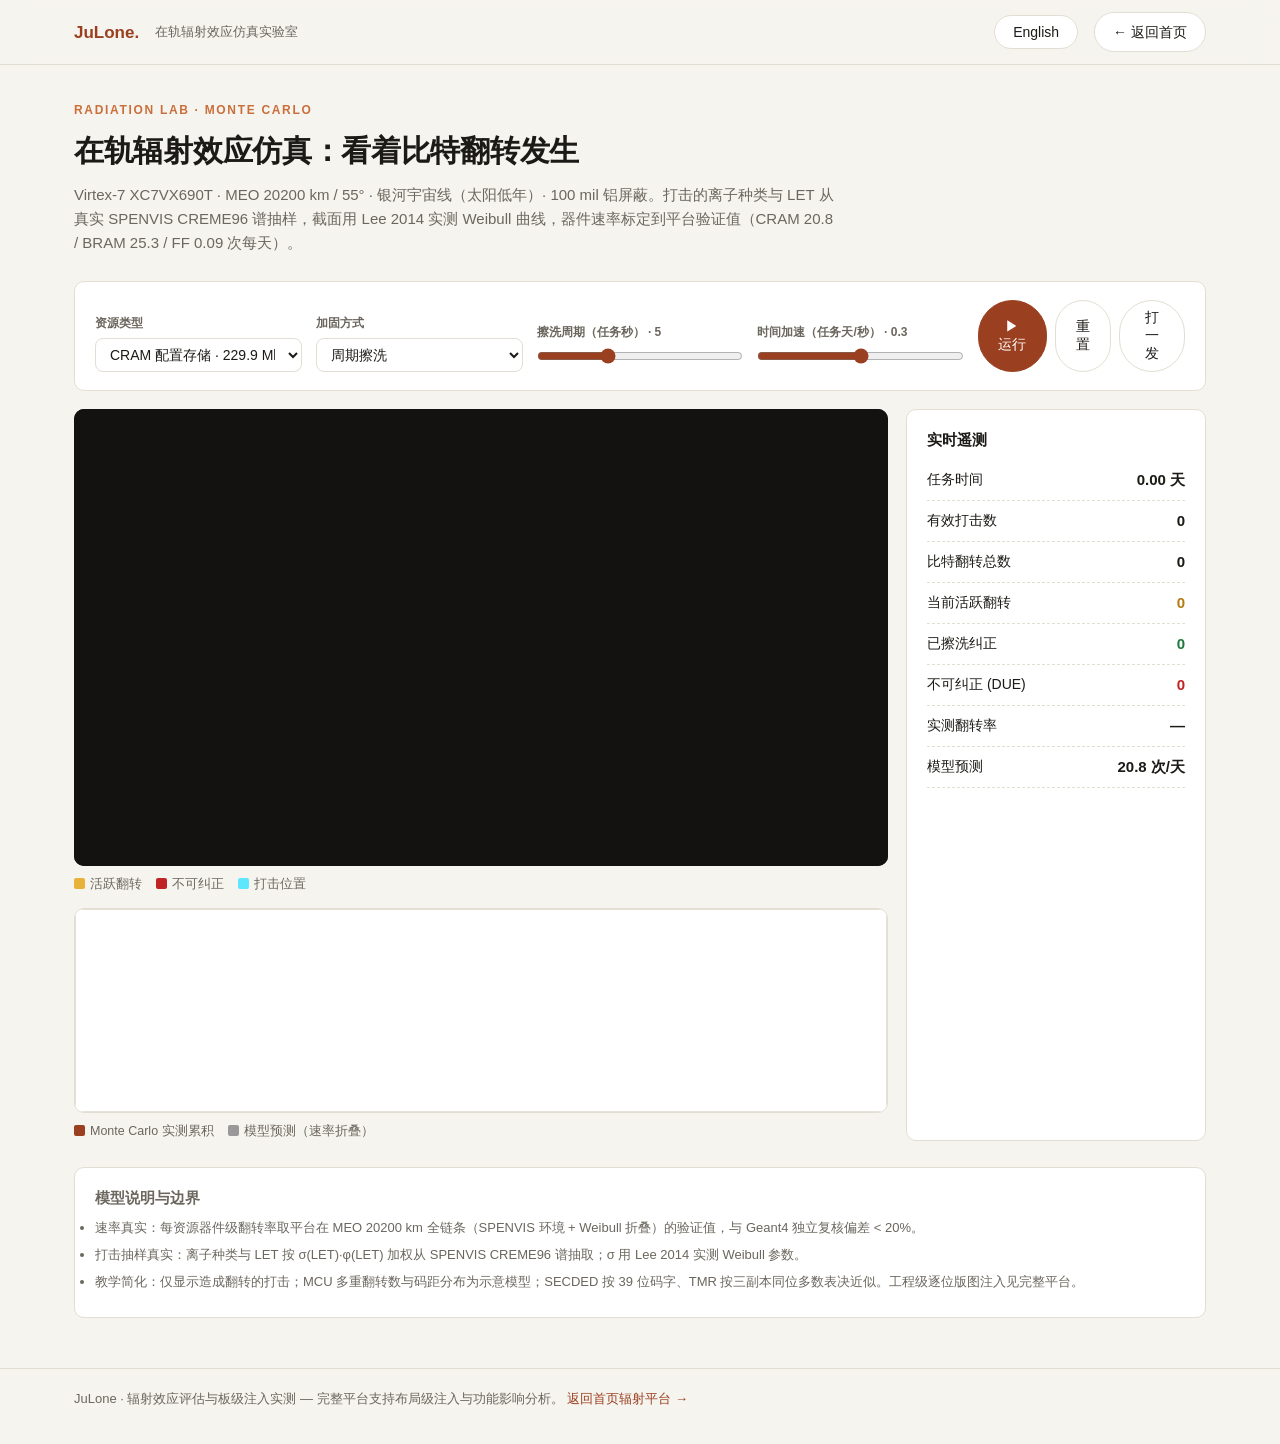
<file: radiation-lab.html>
<!DOCTYPE html>
<html lang="zh-CN">
<head>
<meta charset="UTF-8">
<meta name="viewport" content="width=device-width,initial-scale=1">
<title>在轨辐射效应仿真实验室 · JuLone</title>
<meta name="description" content="XC7VX690T 在轨单粒子效应 Monte Carlo 演示：真实 SPENVIS CREME96 LET 谱与 Lee 2014 实测 Weibull 截面，速率标定到 seu_platform 验证值。">
<style>
:root{--bg:#f6f4ef;--surface:#fff;--text:#1c1a16;--muted:#6b675e;--border:#e3ded3;--primary:#9a3f1f;--accent:#c96f3b;--radius:10px}
*{box-sizing:border-box;margin:0;padding:0}
body{font-family:-apple-system,"Segoe UI","PingFang SC","Microsoft YaHei",sans-serif;background:var(--bg);color:var(--text);line-height:1.6}
a{color:var(--primary);text-decoration:none}
.wrap{max-width:1180px;margin:0 auto;padding:0 24px}
.top{position:sticky;top:0;z-index:50;background:rgba(246,244,239,.92);backdrop-filter:blur(8px);border-bottom:1px solid var(--border)}
.top .wrap{display:flex;align-items:center;gap:16px;padding-top:12px;padding-bottom:12px}
.brand{font-weight:700;font-size:17px}.brand span{color:var(--primary)}
.top .sp{flex:1}
.btn{display:inline-block;padding:8px 18px;border-radius:999px;border:1px solid var(--border);background:var(--surface);color:var(--text);font-size:14px;cursor:pointer;transition:.15s}
.btn:hover{border-color:var(--accent)}
.btn-p{background:var(--primary);color:#fff;border-color:var(--primary)}
.btn-p:hover{background:var(--accent)}
.btn:disabled{opacity:.45;cursor:default}
header.hero{padding:36px 0 8px}
.eyebrow{font-size:12px;letter-spacing:.14em;text-transform:uppercase;color:var(--accent);font-weight:600}
h1{font-size:30px;margin:6px 0 8px;letter-spacing:-.01em}
.lead{color:var(--muted);max-width:760px;font-size:15px}
.panel{background:var(--surface);border:1px solid var(--border);border-radius:var(--radius);padding:18px 20px;margin-top:18px}
.ctrl{display:grid;grid-template-columns:repeat(auto-fit,minmax(180px,1fr));gap:14px;align-items:end}
.ctrl label{display:block;font-size:12px;color:var(--muted);margin-bottom:4px;font-weight:600}
.ctrl select,.ctrl input[type=range]{width:100%}
select{padding:7px 10px;border:1px solid var(--border);border-radius:8px;background:#fff;font-size:14px;color:var(--text)}
input[type=range]{accent-color:var(--primary)}
.stage{display:grid;grid-template-columns:1fr 300px;gap:18px;margin-top:18px}
@media(max-width:900px){.stage{grid-template-columns:1fr}}
.canvasbox{position:relative}
canvas#grid{width:100%;display:block;background:#141210;border-radius:var(--radius)}
canvas#chart{width:100%;display:block;background:var(--surface);border:1px solid var(--border);border-radius:var(--radius);margin-top:14px}
.stat{display:flex;justify-content:space-between;padding:8px 0;border-bottom:1px dashed var(--border);font-size:14px}
.stat:last-child{border-bottom:none}
.stat b{font-variant-numeric:tabular-nums;font-size:15px}
.stat b.red{color:#c02525}.stat b.green{color:#1e7a3c}.stat b.amber{color:#b57a12}
h3.sec{font-size:15px;margin:0 0 8px}
.note{font-size:12.5px;color:var(--muted);line-height:1.7}
.hit-info{margin-top:10px;font-size:13px;background:#fdf8f2;border:1px solid #edd9c4;border-radius:8px;padding:10px 12px;display:none}
.hit-info.on{display:block}
.hit-info b{color:var(--primary)}
.legend{display:flex;gap:14px;flex-wrap:wrap;font-size:12.5px;color:var(--muted);margin-top:8px}
.legend i{display:inline-block;width:11px;height:11px;border-radius:2px;margin-right:5px;vertical-align:-1px}
.modelnotes{margin:26px 0 50px;font-size:13px;color:var(--muted)}
.modelnotes li{margin-bottom:6px}
footer{border-top:1px solid var(--border);padding:20px 0 34px;font-size:13px;color:var(--muted)}
#log{max-height:150px;overflow-y:auto;font-size:12px;font-family:ui-monospace,Menlo,monospace;color:var(--muted);margin-top:8px}
#log div{padding:1px 0}
</style>
</head>
<body>
<div class="top"><div class="wrap">
  <a class="brand" href="index.html">JuLone<span>.</span></a>
  <span class="note" data-i18n="crumb">在轨辐射效应仿真实验室</span>
  <span class="sp"></span>
  <button class="btn" id="langbtn">English</button>
  <a class="btn" href="index.html#radiation" data-i18n="back">← 返回首页</a>
</div></div>

<header class="hero"><div class="wrap">
  <div class="eyebrow">Radiation Lab · Monte Carlo</div>
  <h1 data-i18n="h1">在轨辐射效应仿真：看着比特翻转发生</h1>
  <p class="lead" data-i18n="lead">Virtex-7 XC7VX690T · MEO 20200 km / 55° · 银河宇宙线（太阳低年）· 100 mil 铝屏蔽。打击的离子种类与 LET 从真实 SPENVIS CREME96 谱抽样，截面用 Lee 2014 实测 Weibull 曲线，器件速率标定到平台验证值（CRAM 20.8 / BRAM 25.3 / FF 0.09 次每天）。</p>
</div></header>

<main class="wrap">
  <div class="panel">
    <div class="ctrl">
      <div><label data-i18n="resource">资源类型</label>
        <select id="sel-res">
          <option value="CRAM">CRAM 配置存储 · 229.9 Mbit</option>
          <option value="BRAM">BRAM 块存储 · 54.2 Mbit</option>
          <option value="FF">FF 触发器 · 0.87 Mbit</option>
        </select></div>
      <div><label data-i18n="protect">加固方式</label>
        <select id="sel-prot">
          <option value="none" data-i18n="p-none">无加固</option>
          <option value="scrub" selected data-i18n="p-scrub">周期擦洗</option>
          <option value="secded" data-i18n="p-secded">SECDED + 擦洗</option>
          <option value="tmr" data-i18n="p-tmr">TMR 三模冗余</option>
        </select></div>
      <div><label><span data-i18n="scrubint">擦洗周期（任务秒）</span> · <b id="scrub-v">5</b></label>
        <input type="range" id="sel-scrub" min="0" max="3" step="1" value="1"></div>
      <div><label><span data-i18n="warp">时间加速（任务天/秒）</span> · <b id="warp-v">0.3</b></label>
        <input type="range" id="sel-warp" min="0" max="4" step="1" value="2"></div>
      <div style="display:flex;gap:8px">
        <button class="btn btn-p" id="btn-run" data-i18n="run">▶ 运行</button>
        <button class="btn" id="btn-reset" data-i18n="reset">重置</button>
        <button class="btn" id="btn-one" data-i18n="one">打一发</button>
      </div>
    </div>
    <div class="hit-info" id="hit-info"></div>
  </div>

  <div class="stage">
    <div class="canvasbox">
      <canvas id="grid" width="960" height="540"></canvas>
      <div class="legend">
        <span><i style="background:#e8b23a"></i><span data-i18n="lg-flip">活跃翻转</span></span>
        <span><i style="background:#c02525"></i><span data-i18n="lg-due">不可纠正</span></span>
        <span><i style="background:#5ee6ff"></i><span data-i18n="lg-strike">打击位置</span></span>
      </div>
      <canvas id="chart" width="960" height="240"></canvas>
      <div class="legend">
        <span><i style="background:#9a3f1f"></i><span data-i18n="lg-mc">Monte Carlo 实测累积</span></span>
        <span><i style="background:#999"></i><span data-i18n="lg-model">模型预测（速率折叠）</span></span>
      </div>
    </div>
    <div class="panel" style="margin-top:0">
      <h3 class="sec" data-i18n="telemetry">实时遥测</h3>
      <div class="stat"><span data-i18n="t-time">任务时间</span><b id="st-time">0.00 天</b></div>
      <div class="stat"><span data-i18n="t-strikes">有效打击数</span><b id="st-strikes">0</b></div>
      <div class="stat"><span data-i18n="t-flips">比特翻转总数</span><b id="st-flips">0</b></div>
      <div class="stat"><span data-i18n="t-active">当前活跃翻转</span><b class="amber" id="st-active">0</b></div>
      <div class="stat"><span data-i18n="t-corr">已擦洗纠正</span><b class="green" id="st-corr">0</b></div>
      <div class="stat"><span data-i18n="t-due">不可纠正 (DUE)</span><b class="red" id="st-due">0</b></div>
      <div class="stat"><span data-i18n="t-rate">实测翻转率</span><b id="st-rate">—</b></div>
      <div class="stat"><span data-i18n="t-pred">模型预测</span><b id="st-pred">—</b></div>
      <div id="log"></div>
    </div>
  </div>

  <div class="panel modelnotes">
    <h3 class="sec" data-i18n="mn-h">模型说明与边界</h3>
    <ul>
      <li data-i18n="mn-1">速率真实：每资源器件级翻转率取平台在 MEO 20200 km 全链条（SPENVIS 环境 + Weibull 折叠）的验证值，与 Geant4 独立复核偏差 &lt; 20%。</li>
      <li data-i18n="mn-2">打击抽样真实：离子种类与 LET 按 σ(LET)·φ(LET) 加权从 SPENVIS CREME96 谱抽取；σ 用 Lee 2014 实测 Weibull 参数。</li>
      <li data-i18n="mn-3">教学简化：仅显示造成翻转的打击；打击率 = 比特翻转锚定率 ÷ 平均多重翻转数，MCU 多重翻转数与码距分布为示意模型；SECDED 按 39 位码字、TMR 按三副本同位多数表决近似。工程级逐位版图注入见完整平台。</li>
    </ul>
  </div>
</main>

<footer><div class="wrap">
  <span data-i18n="foot">JuLone · 辐射效应评估与板级注入实测 — 完整平台支持布局级注入与功能影响分析。</span>
  <a href="index.html#radiation" data-i18n="footlink">返回首页辐射平台 →</a>
</div></footer>

<script>
const I18N={
zh:{crumb:"在轨辐射效应仿真实验室",back:"← 返回首页",h1:"在轨辐射效应仿真：看着比特翻转发生",
lead:"Virtex-7 XC7VX690T · MEO 20200 km / 55° · 银河宇宙线（太阳低年）· 100 mil 铝屏蔽。打击的离子种类与 LET 从真实 SPENVIS CREME96 谱抽样，截面用 Lee 2014 实测 Weibull 曲线，器件速率标定到平台验证值（CRAM 20.8 / BRAM 25.3 / FF 0.09 次每天）。",
resource:"资源类型","p-none":"无加固","p-scrub":"周期擦洗","p-secded":"SECDED + 擦洗","p-tmr":"TMR 三模冗余",
scrubint:"擦洗周期（任务秒）",warp:"时间加速（任务天/秒）",run:"▶ 运行",pause:"⏸ 暂停",reset:"重置",one:"打一发",
"lg-flip":"活跃翻转","lg-due":"不可纠正","lg-strike":"打击位置","lg-mc":"Monte Carlo 实测累积","lg-model":"模型预测（速率折叠）",
telemetry:"实时遥测","t-time":"任务时间","t-strikes":"有效打击数","t-flips":"比特翻转总数","t-active":"当前活跃翻转","t-corr":"已擦洗纠正","t-due":"不可纠正 (DUE)","t-rate":"实测翻转率","t-pred":"模型预测",
"mn-h":"模型说明与边界",
"mn-1":"速率真实：每资源器件级翻转率取平台在 MEO 20200 km 全链条（SPENVIS 环境 + Weibull 折叠）的验证值，与 Geant4 独立复核偏差 < 20%。",
"mn-2":"打击抽样真实：离子种类与 LET 按 σ(LET)·φ(LET) 加权从 SPENVIS CREME96 谱抽取；σ 用 Lee 2014 实测 Weibull 参数。",
"mn-3":"教学简化：仅显示造成翻转的打击；MCU 多重翻转数与码距分布为示意模型；SECDED 按 39 位码字、TMR 按三副本同位多数表决近似。工程级逐位版图注入见完整平台。",
foot:"JuLone · 辐射效应评估与板级注入实测 — 完整平台支持布局级注入与功能影响分析。",footlink:"返回首页辐射平台 →",
days:" 天",perday:" 次/天",hitpre:"单发打击",species:"离子",letx:"截面 σ",bitsf:"翻转比特",scrubbed:"擦洗纠正",due:"码字双错 DUE",tmrfail:"TMR 多数失效",
logstart:"仿真运行中…",logstop:"已暂停"},
en:{crumb:"In-orbit Radiation Effects Lab",back:"← Back to home",h1:"In-orbit radiation effects: watch the bits flip",
lead:"Virtex-7 XC7VX690T · MEO 20200 km / 55° · GCR (solar minimum) · 100 mil Al shielding. Strike species and LET are sampled from the real SPENVIS CREME96 spectra, cross-sections use the measured Lee 2014 Weibull curves, and device rates are normalized to platform-validated values (CRAM 20.8 / BRAM 25.3 / FF 0.09 per day).",
resource:"Resource","p-none":"Unprotected","p-scrub":"Periodic scrubbing","p-secded":"SECDED + scrubbing","p-tmr":"TMR",
scrubint:"Scrub interval (mission s)",warp:"Time warp (mission days/s)",run:"▶ Run",pause:"⏸ Pause",reset:"Reset",one:"Fire one",
"lg-flip":"Active upset","lg-due":"Uncorrectable","lg-strike":"Strike site","lg-mc":"Monte Carlo cumulative","lg-model":"Model prediction (rate folding)",
telemetry:"Live telemetry","t-time":"Mission time","t-strikes":"Effective strikes","t-flips":"Total bit upsets","t-active":"Active upsets","t-corr":"Scrubbed correctable","t-due":"Uncorrectable (DUE)","t-rate":"Measured rate","t-pred":"Model prediction",
"mn-h":"Model notes and limits",
"mn-1":"Rates are real: per-resource device upset rates take the platform's validated MEO 20200 km full-chain values (SPENVIS environment + Weibull folding), within < 20% of the independent Geant4 cross-check.",
"mn-2":"Strike sampling is real: species and LET are drawn from SPENVIS CREME96 spectra weighted by σ(LET)·φ(LET) with measured Lee 2014 Weibull parameters.",
"mn-3":"Simplifications for teaching: only upset-causing strikes are shown; strike rate = bit-upset anchor rate ÷ mean multiplicity, and MCU multiplicity and inter-bit distances are illustrative; SECDED uses 39-bit codewords and TMR a three-replica majority approximation. Layout-level injection and functional impact analysis live in the full platform.",
foot:"JuLone · Radiation assessment and board-level injection measurement — the full platform supports layout-level injection and functional impact analysis.",footlink:"Back to the radiation platform →",
days:" d",perday:" /day",hitpre:"Single strike",species:"Species",letx:"Cross-section σ",bitsf:"bits flipped",scrubbed:"scrubbed correctable",due:"codeword double error DUE",tmrfail:"TMR majority failure",
logstart:"Simulation running…",logstop:"Paused"}};
let lang="zh";
const T=k=>I18N[lang][k]||k;
function applyLang(){
  document.querySelectorAll("[data-i18n]").forEach(el=>{const k=el.dataset.i18n;if(I18N[lang][k])el.textContent=I18N[lang][k];});
  document.documentElement.lang=lang==="zh"?"zh-CN":"en";
  document.getElementById("langbtn").textContent=lang==="zh"?"English":"中文";
  document.title=(lang==="zh"?"在轨辐射效应仿真实验室 · JuLone":"In-orbit Radiation Effects Lab · JuLone");
  updateStatic();
}
document.getElementById("langbtn").onclick=()=>{lang=lang==="zh"?"en":"zh";applyLang();};

// ---- physics ----
const DOM={
 CRAM:{name:'CRAM',th:0.4,w:338.5,s:0.852,sat:3.34e-8,bits:229878496,devRate:20.8},
 BRAM:{name:'BRAM',th:0.1,w:87.5,s:0.893,sat:3.82e-8,bits:54190080,devRate:25.3},
 FF:{name:'FF',th:1.1,w:271.3,s:1.09,sat:1.47e-7,bits:866400,devRate:0.09}};
const SCRUBS=[1,5,20,60];
const WARPS=[0.05,0.15,0.3,1,3];
const weibull=(L,p)=>L>p.th?p.sat*(1-Math.exp(-Math.pow((L-p.th)/p.w,p.s))):0;

let SPECTRA=null,samplers={};
async function loadSpectra(){
  const r=await fetch("assets/radiation/spenvis_creme96_gcr_spectra.json");
  SPECTRA=await r.json();
  for(const dom of Object.keys(DOM))samplers[dom]=buildSampler(DOM[dom]);
}
function buildSampler(p){
  // species weight = integral of sigma(L)*phi(L) dL; within species inverse-CDF over intervals
  const per={};let total=0;
  for(const [spc,pts] of Object.entries(SPECTRA)){
    const l=pts.map(pt=>pt[0]);
    const sig=pts.map(pt=>weibull(pt[0],p)*pt[1]);
    // cdf[j] = cumulative mass through interval j (between l[j] and l[j+1])
    const cdf=[];let acc=0;
    for(let j=0;j<l.length-1;j++){
      acc+=0.5*(sig[j]+sig[j+1])*(l[j+1]-l[j]);
      cdf.push(acc);
    }
    if(acc>0){per[spc]={l,cdf,total:acc};total+=acc;}
  }
  return{per,total,pick(rng){
    let x=rng()*total,chosen=null;
    for(const spc of Object.keys(per)){x-=per[spc].total;if(x<=0){chosen=spc;break;}}
    if(!chosen)chosen=Object.keys(per).pop();
    const d=per[chosen];const x2=rng()*d.total;
    let j=d.cdf.findIndex(c=>c>=x2);
    if(j<0)j=d.cdf.length-1;
    const c0=j>0?d.cdf[j-1]:0,c1=d.cdf[j],f=c1>c0?(x2-c0)/(c1-c0):0;
    const L=d.l[j]+Math.min(1,Math.max(0,f))*(d.l[j+1]-d.l[j]);
    return{species:chosen,let:L};
  }};
}

// ---- visualization grid ----
const COLS=120,ROWS=68,NCELLS=COLS*ROWS;
const grid=document.getElementById("grid"),gx=grid.getContext("2d");
const chart=document.getElementById("chart"),cx=chart.getContext("2d");
// cell state: 0 empty,1 active upset,2 due permanent
let cells=new Uint8Array(NCELLS);
let cellCw=new Int32Array(NCELLS);   // codeword id per cell (for secded, abstract)
let cellRep=new Uint8Array(NCELLS);  // replica mask for tmr
let flashes=[];  // strike animations {x,y,t0,species}

// ---- simulation state ----
let sim=null;
let activeUpsets=new Set();
// mean MCU multiplicity per domain, estimated once from the same sampler the sim uses
const meanKCache={};
function meanK(dom){
  if(meanKCache[dom.name])return meanKCache[dom.name];
  const s=samplers[dom.name];if(!s)return 1;
  let sum=0;const n=3000;
  for(let i=0;i<n;i++)sum+=sampleK(s.pick(Math.random).let,Math.random);
  return meanKCache[dom.name]=sum/n;
}
// strike rate: bit-upset anchor rate divided by mean multiplicity, so the
// Monte Carlo bit-upset rate converges to the validated anchor on average
function strikeRate(dom){return dom.devRate/meanK(dom);}
function expWait(ratePerDay){return -Math.log(1-Math.random())/ratePerDay;}
function newSim(){
  return{running:false,t:0,strikes:0,flips:0,corr:0,due:0,nextStrike:null,lastScrub:0,
   hist:[],cwActive:{},tmrActive:{},lastTs:0};
}
function reset(){
  sim=newSim();cells.fill(0);cellRep.fill(0);flashes=[];activeUpsets=new Set();
  for(const k of Object.keys(cellCw))cellCw[k]=0;
  document.getElementById("log").innerHTML="";
  updateStatic();draw();
}
function cfg(){
  const res=document.getElementById("sel-res").value;
  const prot=document.getElementById("sel-prot").value;
  const scrubI=SCRUBS[+document.getElementById("sel-scrub").value];
  const warp=WARPS[+document.getElementById("sel-warp").value];
  return{res,prot,scrubI,warp,dom:DOM[res]};
}
function updateStatic(){
  const c=cfg();
  document.getElementById("scrub-v").textContent=c.scrubI;
  document.getElementById("warp-v").textContent=c.warp;
  document.getElementById("st-pred").textContent=c.dom.devRate+(T("perday"));
  if(sim){
    document.getElementById("st-time").textContent=sim.t.toFixed(2)+T("days");
    document.getElementById("st-strikes").textContent=sim.strikes;
    document.getElementById("st-flips").textContent=sim.flips;
    document.getElementById("st-active").textContent=countActive();
    document.getElementById("st-corr").textContent=sim.corr;
    document.getElementById("st-due").textContent=sim.due;
    document.getElementById("st-rate").textContent=sim.t>0.02?(sim.flips/sim.t).toFixed(1)+T("perday"):"—";
  }
}
function countActive(){return activeUpsets.size;}
function log(msg){
  const el=document.getElementById("log");
  const d=document.createElement("div");d.textContent=msg;el.prepend(d);
  while(el.children.length>60)el.lastChild.remove();
}

// MCU multiplicity: illustrative — heavier ions flip more bits
function sampleK(L,rng){
  const mu=Math.min(3,L/25);
  let k=1,x=rng();
  // rough poisson-ish tail
  let p=Math.exp(-mu),acc=p;
  while(x>acc&&k<8){k++;p*=mu/(k-1||1);acc+=p;}
  return Math.min(k,6);
}

function pickCell(rng){return Math.floor(rng()*NCELLS);}

function applyFlip(cellIdx,info){
  // returns 'active'|'due'|'corrected-soon'
  if(cells[cellIdx]===2)return "active"; // already dead
  cells[cellIdx]=1;
  return "active";
}

function strikeOne(rng,verbose){
  const c=cfg();const s=samplers[c.res].pick(rng);
  const sig=weibull(s.let,c.dom);
  const k=sampleK(s.let,rng);
  sim.strikes++;
  // The bulk fast-forward may have jumped the scrub clock past sim.t while
  // nothing was active. This strike changes that: rewind to the last boundary
  // at or before now so intervening scrubs are processed in order.
  if(c.prot!=="none"){
    const scrubDays=c.scrubI/86400;
    if(scrubDays>0&&sim.lastScrub>sim.t)sim.lastScrub=Math.floor(sim.t/scrubDays)*scrubDays;
  }
  const fx=rng(),fy=rng();
  flashes.push({x:fx,y:fy,t0:performance.now(),species:s.species});
  let flipsHere=0;
  for(let i=0;i<k;i++){
    const idx=pickCell(rng);
    if(cells[idx]!==2){
      if(cells[idx]!==1)activeUpsets.add(idx);
      cells[idx]=1;sim.flips++;flipsHere++;
      // protection interactions
      if(c.prot==="secded"){
        const cw=Math.floor(idx/39);
        if(sim.cwActive[cw]!==undefined){ // second upset in same codeword before scrub
          cells[idx]=2;cells[sim.cwActive[cw]]=2;
          activeUpsets.delete(idx);activeUpsets.delete(sim.cwActive[cw]);
          sim.due+=2;delete sim.cwActive[cw];
          log((lang==="zh"?"⚠ DUE: 码字双错 @t=":"⚠ DUE: codeword double error @t=")+sim.t.toFixed(2));
        }else sim.cwActive[cw]=idx;
      }else if(c.prot==="tmr"){
        // failure when a second, different replica of the same cell flips before scrub
        const rep=1<<(Math.floor(Math.random()*3));
        if(cellRep[idx]!==0&&!(cellRep[idx]&rep)){
          cells[idx]=2;activeUpsets.delete(idx);sim.due++;cellRep[idx]=0;
          log((lang==="zh"?"⚠ TMR 多数失效 @t=":"⚠ TMR majority failure @t=")+sim.t.toFixed(2));
        }else cellRep[idx]|=rep;
      }
    }
  }
  if(verbose){
    const hi=document.getElementById("hit-info");
    hi.className="hit-info on";
    hi.innerHTML=`<b>${T("hitpre")}</b> · ${T("species")}: <b>${s.species}</b> · LET: <b>${s.let.toFixed(2)} MeV·cm²/mg</b> · ${T("letx")}: <b>${sig.toExponential(2)} cm²/bit</b> · ${T("bitsf")}: <b>${flipsHere}</b>`;
  }
  return{species:s.species,let:s.let,k:flipsHere};
}

function scrubPass(){
  let n=0;
  for(const idx of activeUpsets){if(cells[idx]===1){cells[idx]=0;n++;}}
  activeUpsets.clear();
  sim.corr+=n;sim.cwActive={};cellRep.fill(0);
  if(n>0)log("⟳ "+T("scrubbed")+": "+n+" @t="+sim.t.toFixed(2));
}

// Exact event-driven engine: strikes are a Poisson process with exponential
// inter-arrival times (frame-rate independent), scrub boundaries are processed
// in mission-time order before any strike that arrives after them.
function step(dtReal){
  const c=cfg();
  const tEnd=sim.t+dtReal*c.warp; // days
  const rate=strikeRate(c.dom);
  const scrubDays=c.scrubI/86400;
  let guard=0;
  while(guard++<3000){
    if(sim.nextStrike===null)sim.nextStrike=sim.t+expWait(rate);
    // no-op scrubs fast-forward: with nothing active, intervening scrub
    // boundaries change nothing, so jump the scrub clock in bulk
    if(c.prot!=="none"&&activeUpsets.size===0&&scrubDays>0){
      const nskip=Math.floor((sim.nextStrike-sim.lastScrub)/scrubDays);
      if(nskip>0)sim.lastScrub+=nskip*scrubDays;
    }
    let tNext=sim.nextStrike,isScrub=false;
    if(c.prot!=="none"){
      const tScrub=sim.lastScrub+scrubDays;
      if(tScrub<tNext){tNext=tScrub;isScrub=true;}
    }
    if(tNext>tEnd)break;
    sim.t=tNext;
    if(isScrub){scrubPass();sim.lastScrub=tNext;}
    else{strikeOne(Math.random,false);sim.nextStrike=null;}
  }
  if(guard>=3000){sim.nextStrike=null;sim.lastScrub=tEnd;}
  sim.t=tEnd;
  sim.hist.push({t:sim.t,f:sim.flips,due:sim.due});
  if(sim.hist.length>600)sim.hist.splice(0,sim.hist.length-600);
}

// ---- drawing ----
function draw(){
  const w=grid.width,h=grid.height,cw=w/COLS,ch=h/ROWS;
  gx.fillStyle="#141210";gx.fillRect(0,0,w,h);
  for(let y=0;y<ROWS;y++)for(let x=0;x<COLS;x++){
    const st=cells[y*COLS+x];
    if(st===1){gx.fillStyle="#e8b23a";gx.fillRect(x*cw+0.5,y*ch+0.5,cw-1,ch-1);}
    else if(st===2){gx.fillStyle="#c02525";gx.fillRect(x*cw+0.5,y*ch+0.5,cw-1,ch-1);}
  }
  const now=performance.now();
  flashes=flashes.filter(f=>now-f.t0<900);
  for(const f of flashes){
    const p=(now-f.t0)/900;
    gx.beginPath();
    gx.arc(f.x*w,f.y*h,4+p*60,0,7);
    gx.strokeStyle=`rgba(94,230,255,${1-p})`;
    gx.lineWidth=2;gx.stroke();
    gx.fillStyle=`rgba(94,230,255,${0.9-p*0.9})`;
    gx.fillRect(f.x*w-2,f.y*h-2,4,4);
  }
  // chart
  const cw2=chart.width,chh=chart.height;
  cx.fillStyle="#fff";cx.fillRect(0,0,cw2,chh);
  cx.strokeStyle="#e3ded3";cx.strokeRect(0.5,0.5,cw2-1,chh-1);
  if(sim&&sim.hist.length>1){
    const c=cfg();
    const tMax=sim.hist[sim.hist.length-1].t;
    const fMax=Math.max(c.dom.devRate*tMax*1.15,sim.flips,1);
    const X=t=>10+(t/tMax)*(cw2-20),Y=f=>chh-24-(f/fMax)*(chh-40);
    // model line
    cx.beginPath();cx.strokeStyle="#999";cx.setLineDash([5,4]);
    cx.moveTo(X(0),Y(0));cx.lineTo(X(tMax),Y(c.dom.devRate*tMax));cx.stroke();
    cx.setLineDash([]);
    // MC cumulative
    cx.beginPath();cx.strokeStyle="#9a3f1f";cx.lineWidth=1.8;
    sim.hist.forEach((pt,i)=>{const x=X(pt.t),y=Y(pt.f);i?cx.lineTo(x,y):cx.moveTo(x,y);});
    cx.stroke();
    // DUE overlay
    if(sim.due>0){
      cx.beginPath();cx.strokeStyle="#c02525";cx.lineWidth=1.8;
      let started=false;
      sim.hist.forEach(pt=>{const x=X(pt.t),y=Y(pt.due);started?cx.lineTo(x,y):(cx.moveTo(x,y),started=true);});
      cx.stroke();
    }
    cx.fillStyle="#6b675e";cx.font="11px sans-serif";
    cx.fillText("t="+tMax.toFixed(1)+(lang==="zh"?" 天":" d"),cw2-70,14);
    cx.fillText(fMax.toFixed(0),14,14);
  }
}

function frame(ts){
  if(sim&&sim.running){
    const dt=sim.lastTs?Math.min(0.1,(ts-sim.lastTs)/1000):0.016;
    sim.lastTs=ts;
    step(dt);
    updateStatic();
  }else if(sim)sim.lastTs=0;
  draw();
  requestAnimationFrame(frame);
}

document.getElementById("btn-run").onclick=function(){
  if(!SPECTRA)return;
  sim.running=!sim.running;
  this.textContent=sim.running?T("pause"):T("run");
  log(sim.running?T("logstart"):T("logstop"));
};
document.getElementById("btn-reset").onclick=()=>{reset();document.getElementById("btn-run").textContent=T("run");};
document.getElementById("btn-one").onclick=()=>{if(SPECTRA)strikeOne(Math.random,true);updateStatic();};
for(const id of["sel-res","sel-prot","sel-scrub","sel-warp"])
  document.getElementById(id).onchange=()=>{if(sim){sim.nextStrike=null;}updateStatic();};

reset();
loadSpectra().then(()=>{
  updateStatic();
  if(new URLSearchParams(location.search).has("autorun")&&!sim.running)document.getElementById("btn-run").click();
});
applyLang();
requestAnimationFrame(frame);
</script>
</body>
</html>
</file>
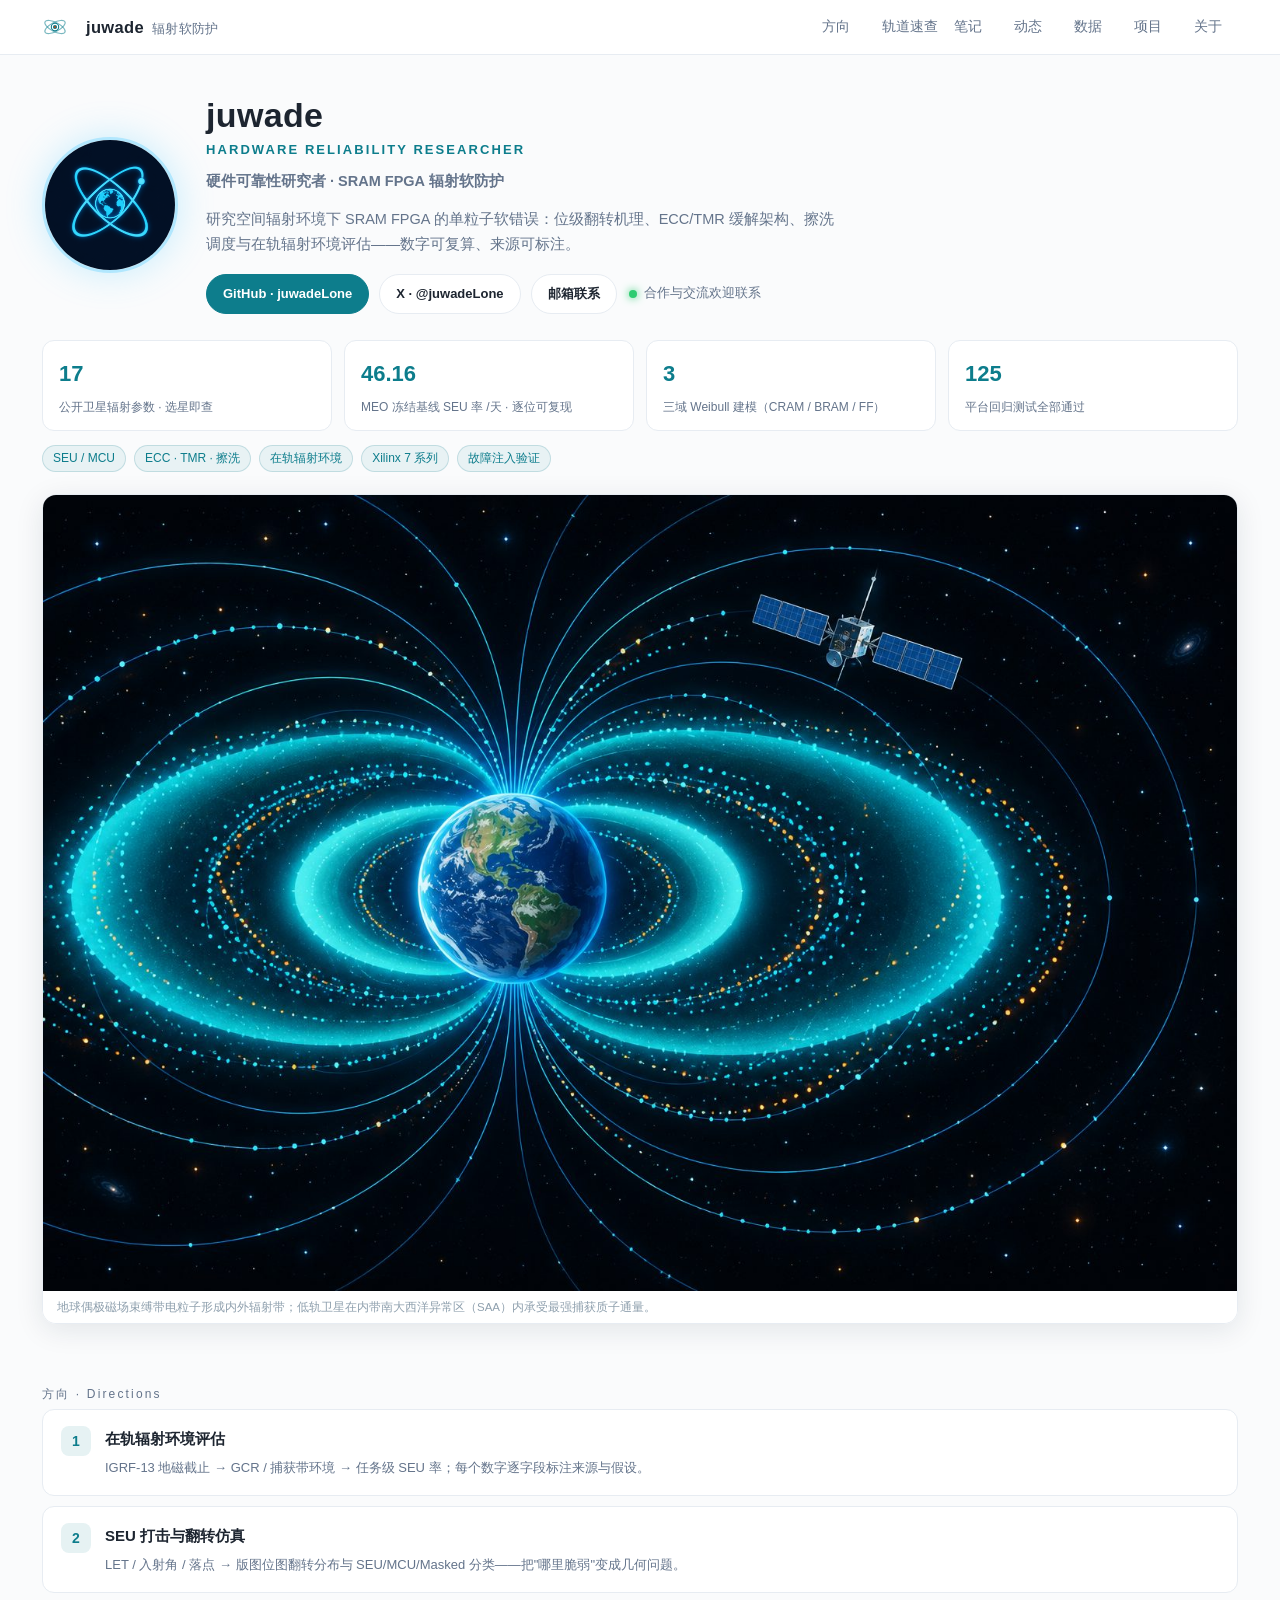
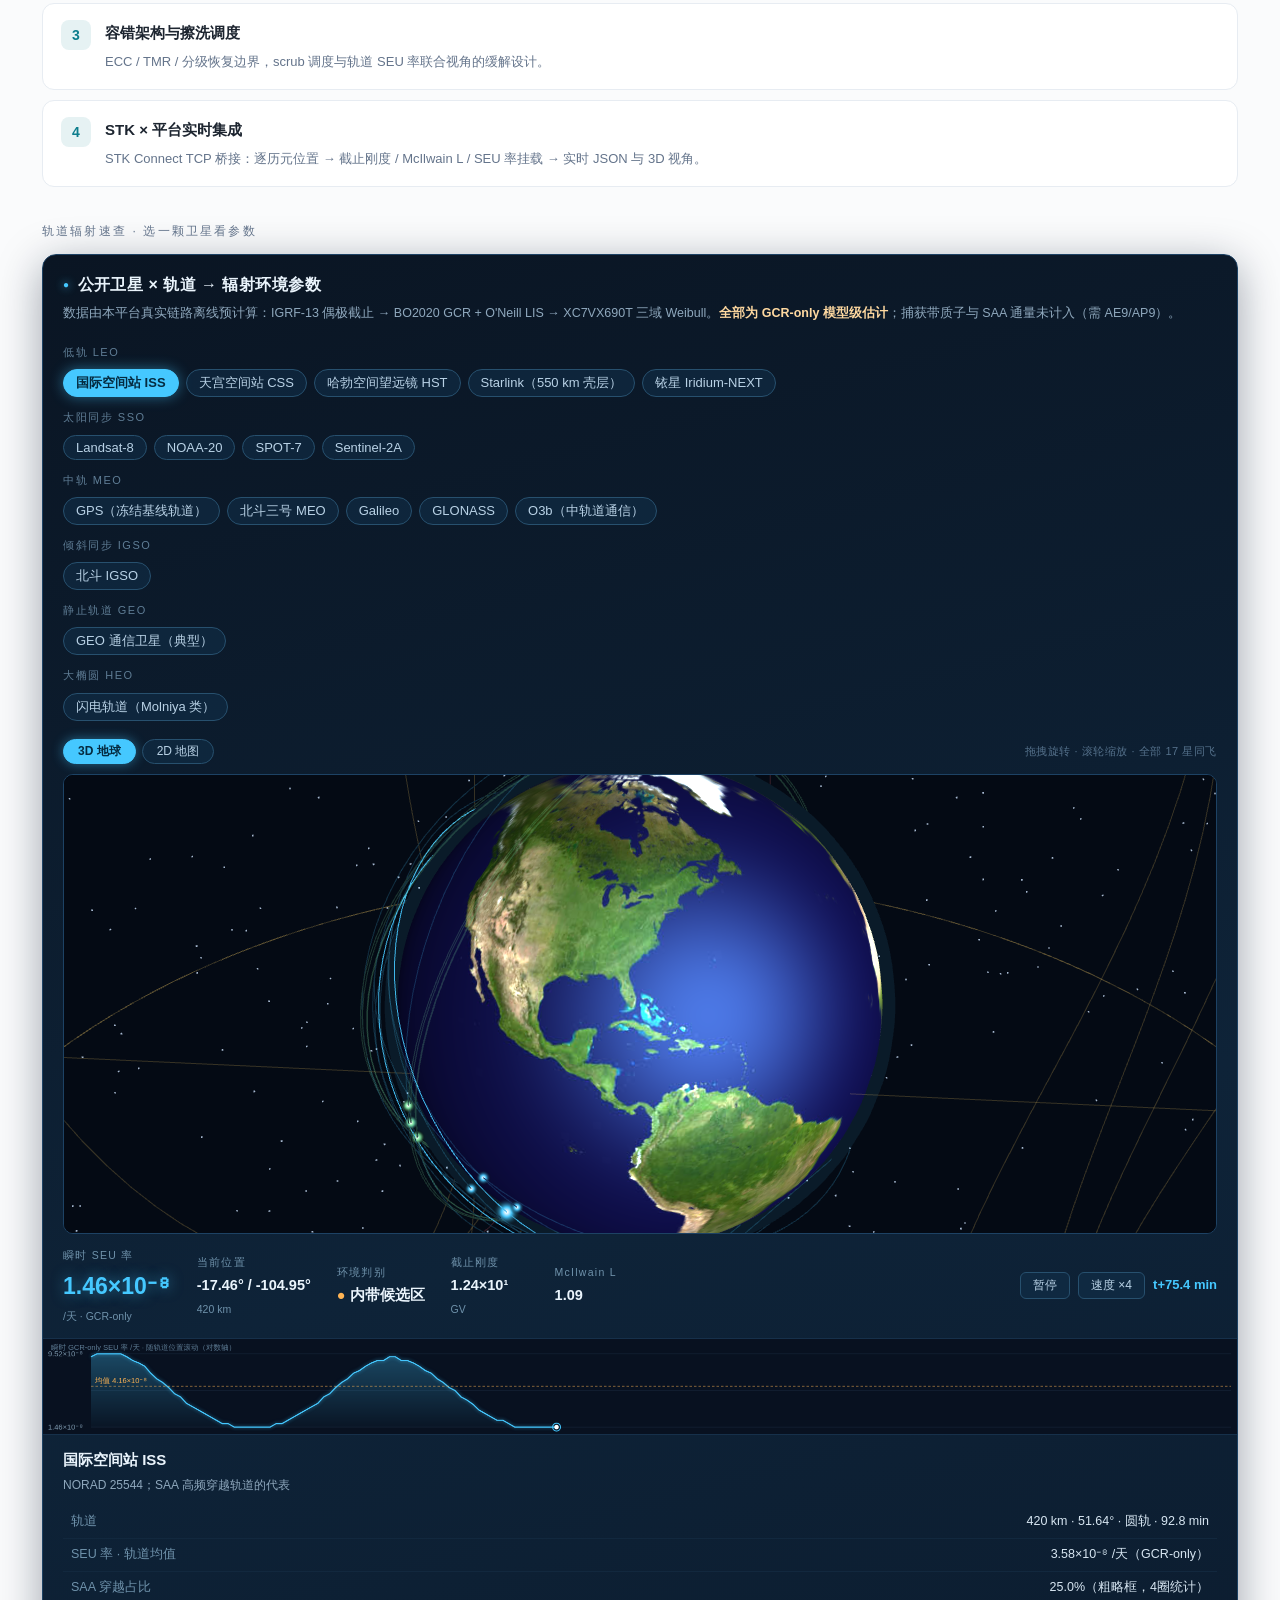
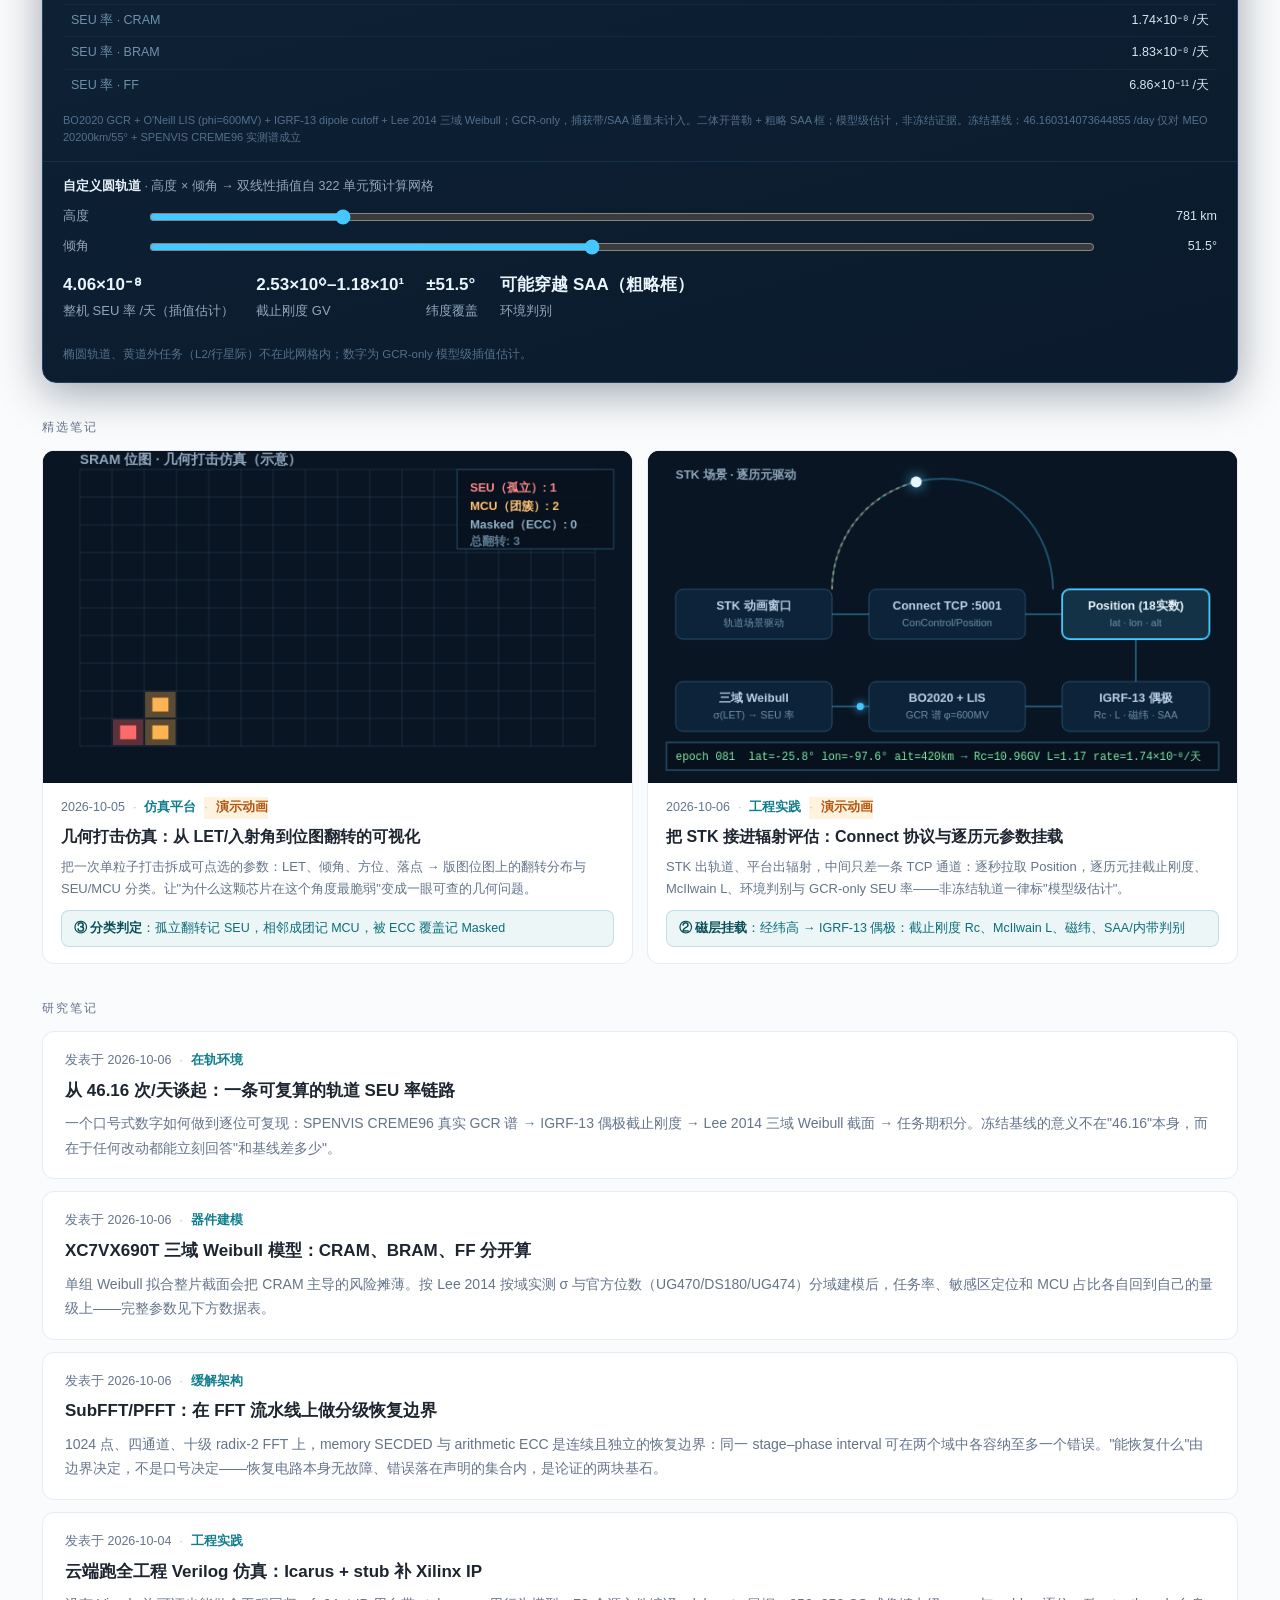
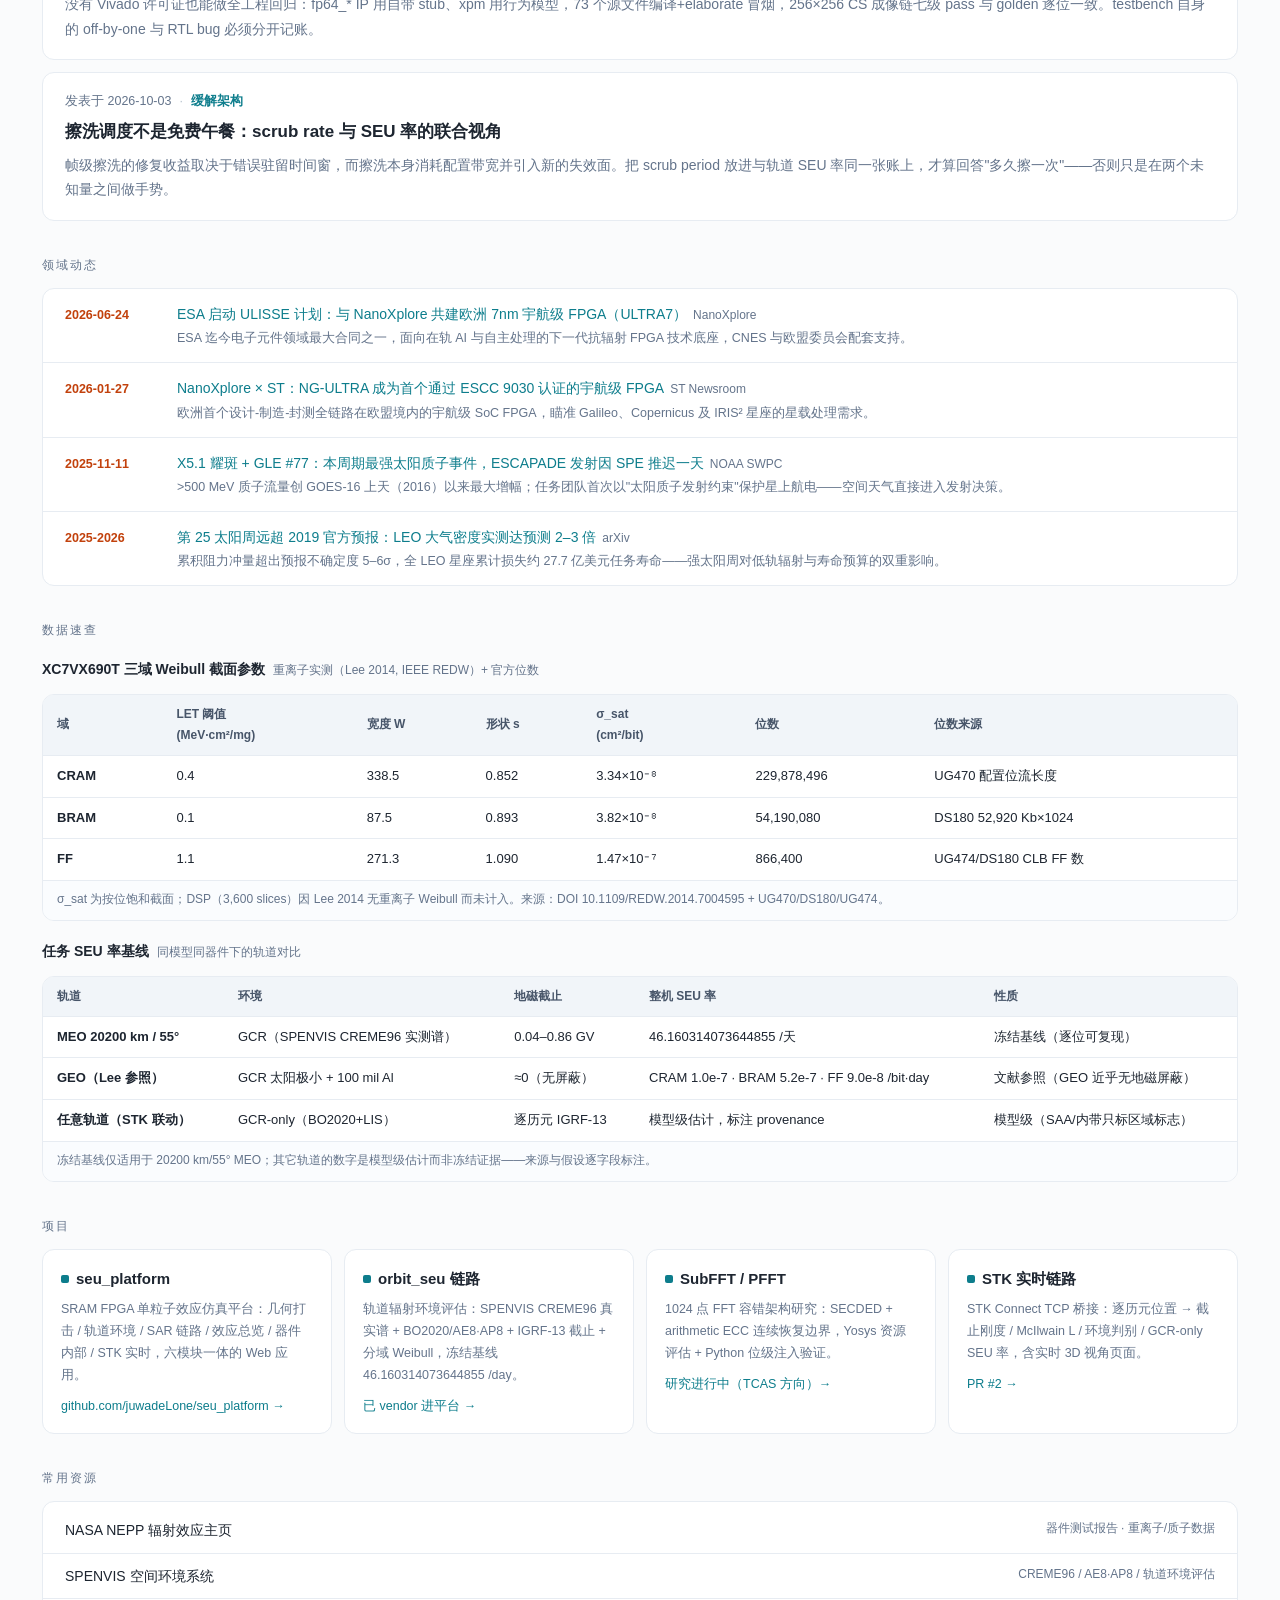
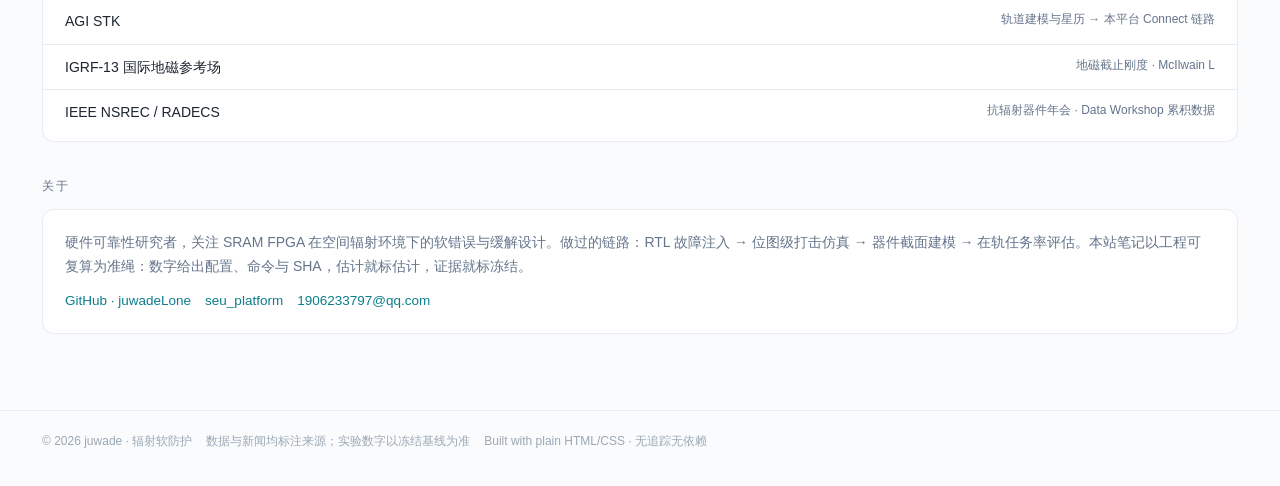
<file: research.html>
<!DOCTYPE html>
<html lang="zh-CN">
<head>
<meta charset="utf-8">
<meta name="viewport" content="width=device-width,initial-scale=1">
<title>juwade｜硬件可靠性研究者 — 辐射软防护 · FPGA 单粒子效应</title>
<meta name="description" content="硬件可靠性研究者：SRAM FPGA 单粒子效应（SEU）机理、ECC/TMR 缓解架构、擦洗调度与在轨辐射环境评估。选一颗卫星，直接看辐射参数。">
<link rel="icon" type="image/png" href="img/avatar.png">
<meta property="og:type" content="website">
<meta property="og:title" content="juwade｜硬件可靠性研究者 — 辐射软防护">
<meta property="og:description" content="SRAM FPGA 单粒子效应与缓解设计研究：17 颗公开卫星辐射参数速查、几何打击仿真、STK 实时集成。选轨道，看辐射强度。">
<meta property="og:image" content="https://site-pttrfdmj.devinapps.com/img/hero.jpg">
<meta name="twitter:card" content="summary_large_image">
<meta name="twitter:title" content="juwade｜硬件可靠性研究者 — 辐射软防护">
<meta name="twitter:description" content="选轨道，看辐射强度：17 颗公开卫星 × IGRF-13 → GCR → SEU 率，全链路可复算。">
<meta name="twitter:image" content="https://site-pttrfdmj.devinapps.com/img/hero.jpg">
<style>
  :root { --ink:#1d2530; --mut:#64748b; --line:#e7ecf2; --acc:#0d7d8c; --acc2:#c2410c; --bg:#fafbfc; --card:#fff; }
  * { box-sizing:border-box; margin:0; padding:0; }
  body { background:var(--bg); color:var(--ink); font:15.5px/1.75 "Segoe UI","Microsoft YaHei","PingFang SC",sans-serif; }
  a { color:var(--acc); text-decoration:none; }
  a:hover { text-decoration:underline; }

  /* 顶栏 */
  header { background:var(--card); border-bottom:1px solid var(--line); position:sticky; top:0; z-index:5; }
  .bar { max-width:1240px; margin:0 auto; padding:0 22px; height:54px; display:flex; align-items:center; gap:18px; }
  .mark { width:26px; height:26px; flex:none; }
  .mark circle { fill:none; stroke:var(--acc); }
  .mark ellipse { fill:none; stroke:var(--acc); opacity:.55; }
  .mark .n { fill:var(--acc2); }
  .name { font-weight:700; font-size:16.5px; letter-spacing:.02em; }
  .name small { color:var(--mut); font-weight:400; font-size:12.5px; margin-left:8px; }
  .bar nav { margin-left:auto; display:flex; gap:16px; font-size:13.5px; }
  .bar nav a { color:var(--mut); }
  .bar nav a:hover { color:var(--acc); text-decoration:none; }

  /* Hero */
  .hero { max-width:1240px; margin:0 auto; padding:40px 22px 26px; }
  .hero h1 { font-size:30px; letter-spacing:.02em; line-height:1.35; }
  .hero h1 em { font-style:normal; color:var(--acc); }
  .hero p { color:var(--mut); margin-top:12px; font-size:14.5px; max-width:640px; }
  .tags { margin-top:14px; display:flex; gap:8px; flex-wrap:wrap; }
  .tags span { font-size:12px; color:var(--acc); background:rgba(13,125,140,.07); border:1px solid rgba(13,125,140,.18); padding:2px 10px; border-radius:999px; }
  /* 个人落地页头部（da7tech 风格） */
  .me { display:flex; gap:28px; align-items:center; }
  .ava { width:136px; height:136px; border-radius:50%; border:3px solid rgba(69,200,255,.4); box-shadow:0 0 36px rgba(69,200,255,.28); flex:none; }
  .me h1 { font-size:34px; letter-spacing:.01em; line-height:1.2; }
  .me h1 .en { display:block; font-size:13px; font-weight:600; color:var(--acc); letter-spacing:.16em; margin-top:6px; text-transform:uppercase; }
  .role { font-size:15.5px; font-weight:600; color:var(--ink); margin-top:12px; }
  .bio { font-size:13.5px; }
  .btns { display:flex; gap:10px; margin-top:16px; flex-wrap:wrap; align-items:center; }
  .btn { font-size:13px; padding:8px 16px; border-radius:999px; border:1px solid var(--line); background:var(--card); color:var(--ink); font-weight:600; }
  .btn:hover { border-color:var(--acc); color:var(--acc); text-decoration:none; }
  .btn.pri { background:var(--acc); border-color:var(--acc); color:#fff; }
  .btn.pri:hover { color:#fff; filter:brightness(1.08); }
  .open { font-size:12.5px; color:var(--mut); display:inline-flex; align-items:center; gap:7px; margin-left:2px; }
  .open i { width:8px; height:8px; border-radius:50%; background:#2ecc71; box-shadow:0 0 9px #2ecc71; }
  .stats { display:grid; grid-template-columns:repeat(4,1fr); gap:12px; margin-top:26px; }
  .st { background:var(--card); border:1px solid var(--line); border-radius:12px; padding:14px 16px; }
  .st b { font-size:22px; color:var(--acc); font-variant-numeric:tabular-nums; }
  .st span { display:block; font-size:12px; color:var(--mut); margin-top:5px; line-height:1.45; }
  /* 方向清单 */
  .dir { display:flex; gap:14px; background:var(--card); border:1px solid var(--line); border-radius:12px; padding:16px 18px; }
  .dir + .dir { margin-top:10px; }
  .dir .n { flex:none; width:30px; height:30px; border-radius:8px; background:rgba(13,125,140,.1); color:var(--acc); font-weight:700; display:flex; align-items:center; justify-content:center; font-size:14px; }
  .dir h3 { font-size:15px; }
  .dir p { color:var(--mut); font-size:13px; margin-top:4px; }
  .banner { margin-top:22px; border-radius:14px; overflow:hidden; border:1px solid var(--line); box-shadow:0 6px 28px rgba(20,40,60,.10); }
  .banner img { width:100%; display:block; }
  .banner figcaption { font-size:11.5px; color:#8fa0ae; background:var(--card); padding:6px 14px; }

  /* 通用区块 */
  main { max-width:1240px; margin:0 auto; padding:0 22px 40px; }
  .sec { font-size:12px; letter-spacing:.18em; color:var(--mut); margin:34px 0 4px; }

  /* 精选（带图） */
  .feat { display:grid; grid-template-columns:1fr 1fr; gap:14px; margin-top:12px; }
  .fart { background:var(--card); border:1px solid var(--line); border-radius:12px; overflow:hidden;
    transition:box-shadow .15s,border-color .15s; }
  .fart:hover { border-color:#cdd8e2; box-shadow:0 4px 18px rgba(30,50,70,.09); }
  .fart img { width:100%; aspect-ratio:16/9; object-fit:cover; display:block; }
  .fart .body { padding:14px 18px 16px; }
  .fart h2 { font-size:16px; margin-top:6px; line-height:1.5; }
  .fart h2 a { color:var(--ink); }
  .fart h2 a:hover { color:var(--acc); text-decoration:none; }
  .fart p { color:var(--mut); font-size:13px; margin-top:7px; }
  .demo { width:100%; aspect-ratio:16/9; object-fit:cover; display:block; background:#0a1523; }
  .demo-cap { margin-top:9px; padding:8px 12px; border-radius:8px; background:rgba(13,125,140,.07); border:1px solid rgba(13,125,140,.18); font-size:12.5px; color:#0b6d79; min-height:36px; line-height:1.5; }
  .demo-cap b { color:#084e57; }

  /* 文章流 */
  article { background:var(--card); border:1px solid var(--line); border-radius:12px; padding:18px 22px; margin:12px 0;
    transition:box-shadow .15s, border-color .15s; }
  article:hover { border-color:#cdd8e2; box-shadow:0 2px 14px rgba(30,50,70,.06); }
  .meta { font-size:12.5px; color:var(--mut); display:flex; gap:8px; align-items:center; flex-wrap:wrap; }
  .meta .cat { color:var(--acc); font-weight:600; }
  .meta .cat::before { content:"·"; margin-right:8px; color:#b6c2cd; font-weight:400; }
  article h2 { font-size:17px; margin-top:6px; line-height:1.5; }
  article h2 a { color:var(--ink); }
  article h2 a:hover { color:var(--acc); text-decoration:none; }
  article p { color:var(--mut); font-size:14px; margin-top:8px; }

  /* 动态 */
  .news { background:var(--card); border:1px solid var(--line); border-radius:12px; margin-top:12px; }
  .news li { list-style:none; padding:14px 22px; border-bottom:1px solid var(--line); display:flex; gap:16px; }
  .news li:last-child { border-bottom:none; }
  .news .d { flex:none; width:96px; font-size:12.5px; color:var(--acc2); font-weight:600; padding-top:2px; }
  .news .t { font-size:14px; line-height:1.6; }
  .news .t small { color:var(--mut); font-size:12px; margin-left:6px; }
  .news .t p { color:var(--mut); font-size:12.5px; margin-top:3px; }

  /* 表格 */
  .tbl { background:var(--card); border:1px solid var(--line); border-radius:12px; overflow:hidden; margin-top:12px; }
  table { width:100%; border-collapse:collapse; font-size:13px; }
  th { background:#f1f5f9; color:#475569; font-weight:600; text-align:left; padding:9px 14px; border-bottom:1px solid var(--line); font-size:12px; }
  td { padding:9px 14px; border-bottom:1px solid var(--line); vertical-align:top; }
  tr:last-child td { border-bottom:none; }
  td.num { font-variant-numeric:tabular-nums; white-space:nowrap; }
  td.dom { font-weight:600; }
  .tbl .cap { font-size:12px; color:var(--mut); padding:8px 14px 10px; border-top:1px solid var(--line); background:#fafcfe; }
  .tblwrap + .tblwrap { margin-top:18px; }
  .tname { font-size:14px; font-weight:600; margin-top:16px; margin-bottom:2px; }
  .tname small { font-weight:400; color:var(--mut); font-size:12px; margin-left:8px; }

  /* 项目 */
  .proj { display:grid; grid-template-columns:repeat(auto-fill,minmax(255px,1fr)); gap:12px; margin-top:12px; }
  .pcard { background:var(--card); border:1px solid var(--line); border-radius:12px; padding:16px 18px; }
  .pcard h3 { font-size:15px; display:flex; align-items:center; gap:7px; }
  .pcard h3::before { content:""; width:8px; height:8px; border-radius:2px; background:var(--acc); flex:none; }
  .pcard p { color:var(--mut); font-size:12.5px; margin-top:7px; }
  .pcard .lk { font-size:12.5px; margin-top:9px; }

  /* 资源/关于 */
  .links-card { background:var(--card); border:1px solid var(--line); border-radius:12px; padding:6px 0; margin-top:12px; }
  .links-card a { display:flex; justify-content:space-between; padding:10px 22px; font-size:14px; color:var(--ink); }
  .links-card a:hover { background:#f4f8fa; text-decoration:none; }
  .links-card a span { color:var(--mut); font-size:12px; }
  .links-card a + a { border-top:1px solid var(--line); }
  .about { background:var(--card); border:1px solid var(--line); border-radius:12px; padding:20px 22px; margin-top:12px; }
  .about p { color:var(--mut); font-size:14px; }
  .about .links { margin-top:10px; display:flex; gap:14px; font-size:13.5px; flex-wrap:wrap; }

  /* 轨道速查工具 · 任务控制台 */
  .tool { background:linear-gradient(165deg,#0a1523 0%,#0e2338 55%,#0b1a2c 100%); border:1px solid #1d4264; border-radius:14px; margin-top:12px; overflow:hidden; color:#d7e6f2; box-shadow:0 10px 44px rgba(8,22,42,.38); }
  .tool .head { padding:16px 20px 0; }
  .tool .head h3 { font-size:16px; color:#eaf4fc; letter-spacing:.03em; }
  .tool .head h3::before { content:"●"; color:#45c8ff; margin-right:8px; font-size:10px; vertical-align:2px; text-shadow:0 0 9px #45c8ff; }
  .tool .head p { color:#8fa8bd; font-size:12.5px; margin-top:4px; }
  .tool .head b { color:#ffd9a0; }
  .chips { display:flex; flex-wrap:wrap; gap:7px; padding:14px 20px 10px; }
  .chips .gl { width:100%; font-size:11px; color:#5f7d95; letter-spacing:.14em; margin-top:4px; }
  .chip { font-size:13px; padding:4px 12px; border-radius:999px; border:1px solid #27506e; background:rgba(18,48,76,.55); color:#b9d2e6; cursor:pointer; }
  .chip:hover { border-color:#45c8ff; color:#45c8ff; }
  .chip.on { background:#45c8ff; border-color:#45c8ff; color:#052b40; font-weight:600; box-shadow:0 0 14px rgba(69,200,255,.45); }
  .stage { padding:2px 20px 0; }
  .vseg { display:flex; gap:6px; align-items:center; padding:6px 0 10px; }
  .vseg button { font-size:12px; padding:3px 14px; border-radius:999px; border:1px solid #27506e; background:rgba(18,48,76,.55); color:#b9d2e6; cursor:pointer; }
  .vseg button:hover { border-color:#45c8ff; color:#45c8ff; }
  .vseg button.on { background:#45c8ff; border-color:#45c8ff; color:#052b40; font-weight:600; box-shadow:0 0 12px rgba(69,200,255,.45); }
  .vseg .vhint { margin-left:auto; font-size:11px; color:#54708a; letter-spacing:.05em; }
  #map { width:100%; display:block; border-radius:10px; border:1px solid #1d4264; background:#08121f; }
  #globe { width:100%; height:460px; border-radius:10px; border:1px solid #1d4264; background:#040a14; overflow:hidden; cursor:grab; }
  #globe:active { cursor:grabbing; }
  #globe canvas { display:block; }
  .hud { display:flex; flex-wrap:wrap; gap:6px 26px; align-items:center; padding:12px 20px; border-bottom:1px solid #16304a; }
  .hi { display:flex; flex-direction:column; min-width:78px; }
  .hk { font-size:10.5px; letter-spacing:.12em; color:#6f92ab; }
  .hv { font-size:14.5px; font-weight:600; color:#eaf4fc; font-variant-numeric:tabular-nums; margin-top:2px; }
  .hv.big { font-size:23px; color:#45c8ff; text-shadow:0 0 14px rgba(69,200,255,.55); }
  .hu { font-size:10.5px; color:#6f92ab; margin-top:1px; }
  .hi.ctrl { margin-left:auto; flex-direction:row; align-items:center; gap:8px; }
  .hi.ctrl button { font-size:12px; padding:4px 12px; border-radius:6px; border:1px solid #27506e; background:rgba(18,48,76,.55); color:#b9d2e6; cursor:pointer; }
  .hi.ctrl button:hover { border-color:#45c8ff; color:#45c8ff; }
  .hi.ctrl .tm { font-size:13px; color:#45c8ff; font-variant-numeric:tabular-nums; font-weight:600; }
  .spark { width:100%; height:96px; display:block; background:#081120; border-bottom:1px solid #16304a; }
  .detail { padding:12px 20px 16px; font-size:13px; }
  .detail .nm { font-size:15px; font-weight:700; color:#eaf4fc; }
  .detail .nt { color:#8fa8bd; font-size:12px; margin-top:2px; }
  .detail table { margin-top:10px; font-size:12.5px; width:100%; border-collapse:collapse; }
  .detail td { padding:5px 8px; border-bottom:1px solid #12283e; vertical-align:top; }
  .detail td:first-child { color:#6f92ab; white-space:nowrap; width:1%; }
  .detail td:last-child, .detail td.num { font-variant-numeric:tabular-nums; color:#d7e6f2; }
  .detail .num { text-align:right; }
  .prov { font-size:11px; color:#54708a; margin-top:10px; line-height:1.5; }
  .sliders { border-top:1px solid #16304a; padding:14px 20px 18px; }
  .sliders .lab { font-size:12.5px; color:#8fa8bd; }
  .sliders .lab b { color:#eaf4fc; }
  .sliders .row { display:flex; align-items:center; gap:12px; margin-top:8px; }
  .sliders label { width:74px; font-size:12.5px; color:#8fa8bd; flex:none; }
  .sliders input[type=range] { flex:1; accent-color:#45c8ff; }
  .sliders .val { width:110px; font-size:12.5px; text-align:right; font-variant-numeric:tabular-nums; flex:none; color:#d7e6f2; }
  .custom-out { display:flex; gap:22px; flex-wrap:wrap; margin-top:12px; font-size:13px; color:#8fa8bd; }
  .custom-out b { display:block; font-size:17px; color:#eaf4fc; font-variant-numeric:tabular-nums; }
  .custom-out .warn { flex-basis:100%; font-size:11.5px; color:#54708a; }

  footer { border-top:1px solid var(--line); margin-top:36px; }
  .foot { max-width:1240px; margin:0 auto; padding:20px 22px 34px; color:#9aa8b6; font-size:12px; display:flex; gap:14px; flex-wrap:wrap; }
  @media (max-width:640px){ .hero{padding:30px 22px 20px} .hero h1{font-size:24px} .me{flex-direction:column;text-align:center;gap:16px} .me .btns{justify-content:center} .stats{grid-template-columns:repeat(2,1fr)} .ava{width:110px;height:110px} .bar nav{gap:10px;font-size:12.5px}
    .feat{grid-template-columns:1fr} .news .d{width:80px} .news li{gap:10px;padding:12px 16px}
    th,td{padding:7px 9px;font-size:12px} .tbl{overflow-x:auto} .hi{min-width:64px} .hi.ctrl{margin-left:0} }
  .bar nav a { white-space:nowrap; min-height:44px; min-width:44px; display:inline-flex; align-items:center; }
  .table-scroll { overflow-x:auto; max-width:100%; }
  .table-scroll table { min-width:760px; }
  .research-language-note { max-width:1196px; margin:20px auto 0; padding:16px 22px; background:#eaf5f7; border:1px solid #c8dfe4; border-radius:8px; font-size:14px; line-height:1.7; }
  .research-language-note a { display:inline-flex; align-items:center; min-height:44px; font-weight:600; }
  @media(max-width:900px) {
    .bar { height:auto; padding-block:8px; flex-wrap:wrap; gap:4px 12px; }
    .bar .name { flex:1; white-space:nowrap; }
    .bar nav { flex:1 0 100%; margin:0; flex-wrap:wrap; gap:0 12px; }
    .research-language-note { margin:16px 22px 0; }
  }
</style>
<script defer src="assets/research.js"></script>
</head>
<body>
<header>
  <div class="bar">
    <svg class="mark" viewBox="0 0 24 24"><circle cx="12" cy="12" r="3.4"/><circle class="n" cx="12" cy="12" r="1.4"/><ellipse cx="12" cy="12" rx="10.4" ry="4.2" transform="rotate(-28 12 12)"/><ellipse cx="12" cy="12" rx="10.4" ry="4.2" transform="rotate(28 12 12)"/></svg>
    <div class="name">juwade<small>辐射软防护</small></div>
    <nav><a href="#dirs">方向</a><a href="#tool">轨道速查</a><a href="#posts">笔记</a><a href="#news">动态</a><a href="#data">数据</a><a href="#projects">项目</a><a href="#about">关于</a></nav>
  </div>
</header>

<aside id="research-language-note" class="research-language-note" lang="en" hidden>
  This preserved research dashboard is currently available in Chinese. Its research content and calculations are unchanged.
  <a href="index_en.html#boards">Back to English solutions →</a>
</aside>

<div class="hero">
  <div class="me">
    <img class="ava" src="img/avatar.png" alt="juwade 头像">
    <div>
      <h1>juwade<span class="en">Hardware Reliability Researcher</span></h1>
      <p class="role">硬件可靠性研究者 · SRAM FPGA 辐射软防护</p>
      <p class="bio">研究空间辐射环境下 SRAM FPGA 的单粒子软错误：位级翻转机理、ECC/TMR 缓解架构、擦洗调度与在轨辐射环境评估——数字可复算、来源可标注。</p>
      <div class="btns">
        <a class="btn pri" href="https://github.com/juwadeLone" target="_blank" rel="noopener">GitHub · juwadeLone</a>
        <a class="btn" href="https://x.com/juwadeLone" target="_blank" rel="noopener">X · @juwadeLone</a>
        <a class="btn" href="mailto:1906233797@qq.com">邮箱联系</a>
        <span class="open"><i></i>合作与交流欢迎联系</span>
      </div>
    </div>
  </div>
  <div class="stats">
    <div class="st"><b>17</b><span>公开卫星辐射参数 · 选星即查</span></div>
    <div class="st"><b>46.16</b><span>MEO 冻结基线 SEU 率 /天 · 逐位可复现</span></div>
    <div class="st"><b>3</b><span>三域 Weibull 建模（CRAM / BRAM / FF）</span></div>
    <div class="st"><b>125</b><span>平台回归测试全部通过</span></div>
  </div>
  <div class="tags"><span>SEU / MCU</span><span>ECC · TMR · 擦洗</span><span>在轨辐射环境</span><span>Xilinx 7 系列</span><span>故障注入验证</span></div>
  <figure class="banner"><img src="img/hero.jpg" alt="地球磁场、范艾伦辐射带与卫星示意图"><figcaption>地球偶极磁场束缚带电粒子形成内外辐射带；低轨卫星在内带南大西洋异常区（SAA）内承受最强捕获质子通量。</figcaption></figure>
</div>

<main>
  <div class="sec" id="dirs">方向 · Directions</div>
  <div class="dir"><span class="n">1</span><div><h3>在轨辐射环境评估</h3><p>IGRF-13 地磁截止 → GCR / 捕获带环境 → 任务级 SEU 率；每个数字逐字段标注来源与假设。</p></div></div>
  <div class="dir"><span class="n">2</span><div><h3>SEU 打击与翻转仿真</h3><p>LET / 入射角 / 落点 → 版图位图翻转分布与 SEU/MCU/Masked 分类——把"哪里脆弱"变成几何问题。</p></div></div>
  <div class="dir"><span class="n">3</span><div><h3>容错架构与擦洗调度</h3><p>ECC / TMR / 分级恢复边界，scrub 调度与轨道 SEU 率联合视角的缓解设计。</p></div></div>
  <div class="dir"><span class="n">4</span><div><h3>STK × 平台实时集成</h3><p>STK Connect TCP 桥接：逐历元位置 → 截止刚度 / McIlwain L / SEU 率挂载 → 实时 JSON 与 3D 视角。</p></div></div>

  <div class="sec" id="tool">轨道辐射速查 · 选一颗卫星看参数</div>
  <div class="tool">
    <div class="head">
      <h3>公开卫星 × 轨道 → 辐射环境参数</h3>
      <p>数据由本平台真实链路离线预计算：IGRF-13 偶极截止 → BO2020 GCR + O'Neill LIS → XC7VX690T 三域 Weibull。<b>全部为 GCR-only 模型级估计</b>；捕获带质子与 SAA 通量未计入（需 AE9/AP9）。</p>
    </div>
    <div class="chips" id="chips"></div>
    <div class="stage">
      <div class="vseg"><button id="v3d" class="on">3D 地球</button><button id="v2d">2D 地图</button><span class="vhint">拖拽旋转 · 滚轮缩放 · 全部 17 星同飞</span></div>
      <div id="globe"></div>
      <canvas id="map" style="display:none"></canvas>
    </div>
    <div class="hud">
      <div class="hi"><span class="hk">瞬时 SEU 率</span><span class="hv big" id="h-rate">—</span><span class="hu">/天 · GCR-only</span></div>
      <div class="hi"><span class="hk">当前位置</span><span class="hv" id="h-pos">—</span><span class="hu" id="h-alt"></span></div>
      <div class="hi"><span class="hk">环境判别</span><span class="hv" id="h-env">—</span></div>
      <div class="hi"><span class="hk">截止刚度</span><span class="hv" id="h-rc">—</span><span class="hu">GV</span></div>
      <div class="hi"><span class="hk">McIlwain L</span><span class="hv" id="h-l">—</span></div>
      <div class="hi ctrl">
        <button id="pp">暂停</button><button id="spd">速度 ×4</button>
        <span class="tm" id="tm"></span>
      </div>
    </div>
    <canvas class="spark" id="spark"></canvas>
    <div class="detail" id="panel"></div>
    <div class="sliders">
      <div class="lab"><b>自定义圆轨道</b> · 高度 × 倾角 → 双线性插值自 322 单元预计算网格</div>
      <div class="row"><label>高度</label><input type="range" id="sa" min="0" max="100" value="20"><span class="val" id="sav"></span></div>
      <div class="row"><label>倾角</label><input type="range" id="si" min="0" max="110" step="0.5" value="51.6"><span class="val" id="siv"></span></div>
      <div class="custom-out" id="cout"></div>
    </div>
  </div>

  <div class="sec">精选笔记</div>
  <div class="feat">
    <div class="fart">
      <canvas class="demo" id="demo-strike"></canvas>
      <div class="body">
        <div class="meta">2026-10-05<span class="cat">仿真平台</span><span class="cat" style="background:#fff3e0;color:#b45309;border-color:#ffd9a8">演示动画</span></div>
        <h2><a href="https://github.com/juwadeLone/seu_platform" target="_blank" rel="noopener">几何打击仿真：从 LET/入射角到位图翻转的可视化</a></h2>
        <p>把一次单粒子打击拆成可点选的参数：LET、倾角、方位、落点 → 版图位图上的翻转分布与 SEU/MCU 分类。让"为什么这颗芯片在这个角度最脆弱"变成一眼可查的几何问题。</p>
        <div class="demo-cap" id="cap-strike"></div>
      </div>
    </div>
    <div class="fart">
      <canvas class="demo" id="demo-stk"></canvas>
      <div class="body">
        <div class="meta">2026-10-06<span class="cat">工程实践</span><span class="cat" style="background:#fff3e0;color:#b45309;border-color:#ffd9a8">演示动画</span></div>
        <h2><a href="https://github.com/juwadeLone/seu_platform/pull/2" target="_blank" rel="noopener">把 STK 接进辐射评估：Connect 协议与逐历元参数挂载</a></h2>
        <p>STK 出轨道、平台出辐射，中间只差一条 TCP 通道：逐秒拉取 Position，逐历元挂截止刚度、McIlwain L、环境判别与 GCR-only SEU 率——非冻结轨道一律标"模型级估计"。</p>
        <div class="demo-cap" id="cap-stk"></div>
      </div>
    </div>
  </div>

  <div class="sec" id="posts">研究笔记</div>
  <article>
    <div class="meta">发表于 2026-10-06<span class="cat">在轨环境</span></div>
    <h2><a href="https://github.com/juwadeLone/seu_platform" target="_blank" rel="noopener">从 46.16 次/天谈起：一条可复算的轨道 SEU 率链路</a></h2>
    <p>一个口号式数字如何做到逐位可复现：SPENVIS CREME96 真实 GCR 谱 → IGRF-13 偶极截止刚度 → Lee 2014 三域 Weibull 截面 → 任务期积分。冻结基线的意义不在"46.16"本身，而在于任何改动都能立刻回答"和基线差多少"。</p>
  </article>
  <article>
    <div class="meta">发表于 2026-10-06<span class="cat">器件建模</span></div>
    <h2><a href="https://github.com/juwadeLone/seu_platform" target="_blank" rel="noopener">XC7VX690T 三域 Weibull 模型：CRAM、BRAM、FF 分开算</a></h2>
    <p>单组 Weibull 拟合整片截面会把 CRAM 主导的风险摊薄。按 Lee 2014 按域实测 σ 与官方位数（UG470/DS180/UG474）分域建模后，任务率、敏感区定位和 MCU 占比各自回到自己的量级上——完整参数见下方数据表。</p>
  </article>
  <article>
    <div class="meta">发表于 2026-10-06<span class="cat">缓解架构</span></div>
    <h2><a href="#">SubFFT/PFFT：在 FFT 流水线上做分级恢复边界</a></h2>
    <p>1024 点、四通道、十级 radix-2 FFT 上，memory SECDED 与 arithmetic ECC 是连续且独立的恢复边界：同一 stage–phase interval 可在两个域中各容纳至多一个错误。"能恢复什么"由边界决定，不是口号决定——恢复电路本身无故障、错误落在声明的集合内，是论证的两块基石。</p>
  </article>
  <article>
    <div class="meta">发表于 2026-10-04<span class="cat">工程实践</span></div>
    <h2><a href="#">云端跑全工程 Verilog 仿真：Icarus + stub 补 Xilinx IP</a></h2>
    <p>没有 Vivado 许可证也能做全工程回归：fp64_* IP 用自带 stub、xpm 用行为模型，73 个源文件编译+elaborate 冒烟，256×256 CS 成像链七级 pass 与 golden 逐位一致。testbench 自身的 off-by-one 与 RTL bug 必须分开记账。</p>
  </article>
  <article>
    <div class="meta">发表于 2026-10-03<span class="cat">缓解架构</span></div>
    <h2><a href="#">擦洗调度不是免费午餐：scrub rate 与 SEU 率的联合视角</a></h2>
    <p>帧级擦洗的修复收益取决于错误驻留时间窗，而擦洗本身消耗配置带宽并引入新的失效面。把 scrub period 放进与轨道 SEU 率同一张账上，才算回答"多久擦一次"——否则只是在两个未知量之间做手势。</p>
  </article>

  <div class="sec" id="news">领域动态</div>
  <ul class="news">
    <li>
      <span class="d">2026-06-24</span>
      <div class="t"><a href="https://nanoxplore.com/press-realease/the-european-space-agency-selects-nanoxplore-to-lead-the-development-of-europes-future-7nm-space-grade-fpga-technologies/" target="_blank" rel="noopener">ESA 启动 ULISSE 计划：与 NanoXplore 共建欧洲 7nm 宇航级 FPGA（ULTRA7）</a><small>NanoXplore</small>
        <p>ESA 迄今电子元件领域最大合同之一，面向在轨 AI 与自主处理的下一代抗辐射 FPGA 技术底座，CNES 与欧盟委员会配套支持。</p>
      </div>
    </li>
    <li>
      <span class="d">2026-01-27</span>
      <div class="t"><a href="https://newsroom.st.com/media-center/press-item.html/t4748.html" target="_blank" rel="noopener">NanoXplore × ST：NG-ULTRA 成为首个通过 ESCC 9030 认证的宇航级 FPGA</a><small>ST Newsroom</small>
        <p>欧洲首个设计-制造-封测全链路在欧盟境内的宇航级 SoC FPGA，瞄准 Galileo、Copernicus 及 IRIS² 星座的星载处理需求。</p>
      </div>
    </li>
    <li>
      <span class="d">2025-11-11</span>
      <div class="t"><a href="https://swpc-drupal.woc.noaa.gov/sites/default/files/documents/2026-05/Minow-Joseph.pdf" target="_blank" rel="noopener">X5.1 耀斑 + GLE #77：本周期最强太阳质子事件，ESCAPADE 发射因 SPE 推迟一天</a><small>NOAA SWPC</small>
        <p>&gt;500 MeV 质子流量创 GOES-16 上天（2016）以来最大增幅；任务团队首次以"太阳质子发射约束"保护星上航电——空间天气直接进入发射决策。</p>
      </div>
    </li>
    <li>
      <span class="d">2025-2026</span>
      <div class="t"><a href="https://arxiv.org/pdf/2606.24687.pdf" target="_blank" rel="noopener">第 25 太阳周远超 2019 官方预报：LEO 大气密度实测达预测 2–3 倍</a><small>arXiv</small>
        <p>累积阻力冲量超出预报不确定度 5–6σ，全 LEO 星座累计损失约 27.7 亿美元任务寿命——强太阳周对低轨辐射与寿命预算的双重影响。</p>
      </div>
    </li>
  </ul>

  <div class="sec" id="data">数据速查</div>
  <div class="tblwrap">
    <div class="tname">XC7VX690T 三域 Weibull 截面参数<small>重离子实测（Lee 2014, IEEE REDW）+ 官方位数</small></div>
    <div class="tbl">
      <div class="table-scroll" role="region" aria-label="研究对比数据 / Research comparison data" tabindex="0"><table>
        <tr><th>域</th><th>LET 阈值<br>(MeV·cm²/mg)</th><th>宽度 W</th><th>形状 s</th><th>σ_sat<br>(cm²/bit)</th><th>位数</th><th>位数来源</th></tr>
        <tr><td class="dom">CRAM</td><td class="num">0.4</td><td class="num">338.5</td><td class="num">0.852</td><td class="num">3.34×10⁻⁸</td><td class="num">229,878,496</td><td>UG470 配置位流长度</td></tr>
        <tr><td class="dom">BRAM</td><td class="num">0.1</td><td class="num">87.5</td><td class="num">0.893</td><td class="num">3.82×10⁻⁸</td><td class="num">54,190,080</td><td>DS180 52,920 Kb×1024</td></tr>
        <tr><td class="dom">FF</td><td class="num">1.1</td><td class="num">271.3</td><td class="num">1.090</td><td class="num">1.47×10⁻⁷</td><td class="num">866,400</td><td>UG474/DS180 CLB FF 数</td></tr>
      </table></div>
      <div class="cap">σ_sat 为按位饱和截面；DSP（3,600 slices）因 Lee 2014 无重离子 Weibull 而未计入。来源：DOI 10.1109/REDW.2014.7004595 + UG470/DS180/UG474。</div>
    </div>
  </div>
  <div class="tblwrap">
    <div class="tname">任务 SEU 率基线<small>同模型同器件下的轨道对比</small></div>
    <div class="tbl">
      <div class="table-scroll" role="region" aria-label="研究对比数据 / Research comparison data" tabindex="0"><table>
        <tr><th>轨道</th><th>环境</th><th>地磁截止</th><th>整机 SEU 率</th><th>性质</th></tr>
        <tr><td class="dom">MEO 20200 km / 55°</td><td class="num">GCR（SPENVIS CREME96 实测谱）</td><td class="num">0.04–0.86 GV</td><td class="num">46.160314073644855 /天</td><td>冻结基线（逐位可复现）</td></tr>
        <tr><td class="dom">GEO（Lee 参照）</td><td class="num">GCR 太阳极小 + 100 mil Al</td><td class="num">≈0（无屏蔽）</td><td class="num">CRAM 1.0e-7 · BRAM 5.2e-7 · FF 9.0e-8 /bit·day</td><td>文献参照（GEO 近乎无地磁屏蔽）</td></tr>
        <tr><td class="dom">任意轨道（STK 联动）</td><td class="num">GCR-only（BO2020+LIS）</td><td class="num">逐历元 IGRF-13</td><td class="num">模型级估计，标注 provenance</td><td>模型级（SAA/内带只标区域标志）</td></tr>
      </table></div>
      <div class="cap">冻结基线仅适用于 20200 km/55° MEO；其它轨道的数字是模型级估计而非冻结证据——来源与假设逐字段标注。</div>
    </div>
  </div>

  <div class="sec" id="projects">项目</div>
  <div class="proj">
    <div class="pcard">
      <h3>seu_platform</h3>
      <p>SRAM FPGA 单粒子效应仿真平台：几何打击 / 轨道环境 / SAR 链路 / 效应总览 / 器件内部 / STK 实时，六模块一体的 Web 应用。</p>
      <div class="lk"><a href="https://github.com/juwadeLone/seu_platform" target="_blank" rel="noopener">github.com/juwadeLone/seu_platform →</a></div>
    </div>
    <div class="pcard">
      <h3>orbit_seu 链路</h3>
      <p>轨道辐射环境评估：SPENVIS CREME96 真实谱 + BO2020/AE8·AP8 + IGRF-13 截止 + 分域 Weibull，冻结基线 46.160314073644855 /day。</p>
      <div class="lk"><a href="https://github.com/juwadeLone/seu_platform/pull/1" target="_blank" rel="noopener">已 vendor 进平台 →</a></div>
    </div>
    <div class="pcard">
      <h3>SubFFT / PFFT</h3>
      <p>1024 点 FFT 容错架构研究：SECDED + arithmetic ECC 连续恢复边界，Yosys 资源评估 + Python 位级注入验证。</p>
      <div class="lk"><a href="#">研究进行中（TCAS 方向）→</a></div>
    </div>
    <div class="pcard">
      <h3>STK 实时链路</h3>
      <p>STK Connect TCP 桥接：逐历元位置 → 截止刚度 / McIlwain L / 环境判别 / GCR-only SEU 率，含实时 3D 视角页面。</p>
      <div class="lk"><a href="https://github.com/juwadeLone/seu_platform/pull/2" target="_blank" rel="noopener">PR #2 →</a></div>
    </div>
  </div>

  <div class="sec">常用资源</div>
  <div class="links-card">
    <a href="https://radhome.gsfc.nasa.gov/" target="_blank" rel="noopener">NASA NEPP 辐射效应主页<span>器件测试报告 · 重离子/质子数据</span></a>
    <a href="https://www.spenvis.oma.be/" target="_blank" rel="noopener">SPENVIS 空间环境系统<span>CREME96 / AE8·AP8 / 轨道环境评估</span></a>
    <a href="https://www.agi.com/" target="_blank" rel="noopener">AGI STK<span>轨道建模与星历 → 本平台 Connect 链路</span></a>
    <a href="https://ngdc.noaa.gov/IAGA/vmod/igrf.html" target="_blank" rel="noopener">IGRF-13 国际地磁参考场<span>地磁截止刚度 · McIlwain L</span></a>
    <a href="https://nsrec.com/" target="_blank" rel="noopener">IEEE NSREC / RADECS<span>抗辐射器件年会 · Data Workshop 累积数据</span></a>
  </div>

  <div class="sec" id="about">关于</div>
  <div class="about">
    <p>硬件可靠性研究者，关注 SRAM FPGA 在空间辐射环境下的软错误与缓解设计。做过的链路：RTL 故障注入 → 位图级打击仿真 → 器件截面建模 → 在轨任务率评估。本站笔记以工程可复算为准绳：数字给出配置、命令与 SHA，估计就标估计，证据就标冻结。</p>
    <div class="links">
      <a href="https://github.com/juwadeLone" target="_blank" rel="noopener">GitHub · juwadeLone</a>
      <a href="https://github.com/juwadeLone/seu_platform" target="_blank" rel="noopener">seu_platform</a>
      <a href="mailto:1906233797@qq.com">1906233797@qq.com</a>
    </div>
  </div>
</main>

<script src="lib/three.min.js"></script>
<script>
const DATA_URL='data/orbit_radiation.json';
const CLS_ORDER=['LEO','SSO','MEO','IGSO','GEO','HEO'];
const CLS_NAME={LEO:'低轨 LEO',SSO:'太阳同步 SSO',MEO:'中轨 MEO',IGSO:'倾斜同步 IGSO',GEO:'静止轨道 GEO',HEO:'大椭圆 HEO'};
const TAGC={gcr_dominant:'#45c8ff',inner_belt_candidate:'#ffb454',saa_region_approx:'#ff7a7a'};
const TAGN={gcr_dominant:'GCR 主导',inner_belt_candidate:'内带候选区',saa_region_approx:'SAA 区域(粗略)'};
let D=null,cur=null,ti=0,lastTi=-1,playing=true,speed=1,T=0,lastT=0,view='3d',G=null;
const earth=new Image();earth.src='img/earth.jpg';
const CLSC={LEO:'#45c8ff',SSO:'#7ee8a2',MEO:'#ffd166',IGSO:'#c792ea',GEO:'#ff9d66',HEO:'#ff6b7a'};
const WE=2*Math.PI/1436; // 地球自转 rad/模拟分钟（恒星日≈1436min）

function fmt(x){if(x==null||!isFinite(x))return '—';const e=Math.floor(Math.log10(Math.abs(x)));const m=x/Math.pow(10,e);return m.toFixed(2)+'×10'+sup(e)}
function sup(e){const s='⁰¹²³⁴⁵⁶⁷⁸⁹';let o='';for(const c of String(e))o+=c=='-'?'⁻':s[+c];return o}

async function boot(){
  D=await (await fetch(DATA_URL)).json();
  const chips=document.getElementById('chips');
  for(const c of CLS_ORDER){
    const g=D.satellites.filter(s=>s.cls===c);if(!g.length)continue;
    const lab=document.createElement('div');lab.className='gl';lab.textContent=CLS_NAME[c];chips.appendChild(lab);
    for(const s of g){const b=document.createElement('button');b.className='chip';b.textContent=s.name;
      b.onclick=()=>{cur=s.id;focusCam();renderPanel()};b.dataset.id=s.id;chips.appendChild(b);}
  }
  cur='iss';
  if(init3D()){renderPanel();
    document.getElementById('v3d').onclick=()=>setView('3d');
    document.getElementById('v2d').onclick=()=>setView('2d');
  } else {view='2d';setView('2d');renderPanel();} // 无 WebGL 时回退 2D
  document.getElementById('pp').onclick=e=>{playing=!playing;e.target.textContent=playing?'暂停':'播放'};
  document.getElementById('spd').onclick=e=>{speed=speed===1?4:speed===4?16:1;e.target.textContent='速度 ×'+speed};
  const sa=document.getElementById('sa'),si=document.getElementById('si');
  const upd=()=>customOut();sa.oninput=si.oninput=upd;upd();
  requestAnimationFrame(tick);
}

/* ---------- 精选笔记演示动画 ---------- */
function initDemos(){
  const c1=document.getElementById('demo-strike'),c2=document.getElementById('demo-stk');
  if(!c1||!c2)return;
  c1.width=640;c1.height=360;c2.width=640;c2.height=360;
  const CAP1=[
    '<b>① 参数注入</b>：LET = 40 MeV·cm²/mg、入射角 60°、落点自引——粒子轨迹纵深随角度拉长',
    '<b>② 电荷径迹</b>：能量沉积在轨迹邻域，邻近 SRAM 单元逐个翻转',
    '<b>③ 分类判定</b>：孤立翻转记 SEU，相邻成团记 MCU，被 ECC 覆盖记 Masked',
    '<b>④ 为什么做它</b>：同一器件换个角度就是另一张翻转图——打击仿真把“哪里脆弱”变成几何问题'
  ];
  const CAP2=[
    '<b>① 轨道输入</b>：STK 驱动卫星动画，平台经 Connect TCP:5001 按历元拉 Position(18 实数)',
    '<b>② 磁层挂载</b>：经纬高 → IGRF-13 偶极：截止刚度 Rc、McIlwain L、磁纬、SAA/内带判别',
    '<b>③ 谱与截面</b>：BO2020 GCR + O\'Neill LIS (φ=600MV) → Lee 2014 三域 Weibull σ(LET)',
    '<b>④ 输出</b>：逐历元 JSON：{lat,lon,alt} → {rc,l,rate}；非冻结轨道标注“模型级估计”'
  ];
  // 打击演示预计算：位图网格 + 径迹命中集
  const GW=16,GH=10,cw=560/GW,ch=300/GH;
  const x0=120,y0=330,x1=520,y1=40; // 60° 入射径迹
  const hit=[]; // {cx,cy,tHit,cls}
  for(let i=0;i<GW;i++)for(let j=0;j<GH;j++){
    const px=40+i*cw+cw/2,py=20+j*ch+ch/2;
    // 点到线段距离
    const dx=x1-x0,dy=y1-y0,L2=dx*dx+dy*dy;
    const t=Math.max(0,Math.min(1,((px-x0)*dx+(py-y0)*dy)/L2));
    const qx=x0+t*dx,qy=y0+t*dy,d=Math.hypot(px-qx,py-qy);
    if(d<cw*1.15)hit.push({i,j,t});
  }
  hit.sort((a,b)=>a.t-b.t);
  // 分类：首点 SEU；与已翻转相邻的团记 MCU；边缘两个记 Masked
  hit.forEach((h,k)=>{
    const adj=hit.slice(0,k).some(o=>Math.abs(o.i-h.i)+Math.abs(o.j-h.j)===1);
    h.cls=(k===0)?'seu':(adj||k>2&&Math.random()<.7)?'mcu':'seu';
    if(k===hit.length-1||k===hit.length-3)h.cls='masked';
  });
  const LOOP1=14;
  let satData=null;
  function drawStrike(ts){
    const ctx=c1.getContext('2d'),T1=(ts/1000)%LOOP1;
    const W=640,H=360;
    ctx.fillStyle='#0a1523';ctx.fillRect(0,0,W,H);
    // 网格
    ctx.strokeStyle='rgba(120,180,220,.14)';ctx.lineWidth=1;
    for(let i=0;i<=GW;i++){ctx.beginPath();ctx.moveTo(40+i*cw,20);ctx.lineTo(40+i*cw,20+GH*ch);ctx.stroke();}
    for(let j=0;j<=GH;j++){ctx.beginPath();ctx.moveTo(40,20+j*ch);ctx.lineTo(40+GW*cw,20+j*ch);ctx.stroke();}
    ctx.fillStyle='#8fa8bd';ctx.font='600 15px sans-serif';
    ctx.fillText('SRAM 位图 · 几何打击仿真（示意）',40,14);
    const phase=T1<3?0:T1<6.5?1:T1<10?2:3; // 各阶段时长
    const frac=phase===0?T1/3:phase===1?(T1-3)/3.5:phase===2?(T1-6.5)/3.5:1;
    // 翻转单元
    const nf=phase===0?0:Math.floor(frac*hit.length);
    let seu=0,mcu=0,msk=0;
    hit.forEach((h,k)=>{
      if(k>=nf)return;
      const px=40+h.i*cw,py=20+h.j*ch;
      const col=h.cls==='seu'?'#ff6b6b':h.cls==='mcu'?'#ffb454':'#5a7a95';
      if(h.cls==='seu')seu++;else if(h.cls==='mcu')mcu++;else msk++;
      ctx.fillStyle=col+'55';ctx.fillRect(px+1,py+1,cw-2,ch-2);
      if(phase>=2){ctx.fillStyle=col;ctx.fillRect(px+cw/4,py+ch/4,cw/2,ch/2);}
    });
    // 入射离子（阶段0-1绘制轨迹）
    if(phase<2){
      const ip=phase===0?frac:1;
      const ix=x0+(x1-x0)*ip,iy=y0+(y1-y0)*ip;
      ctx.strokeStyle='rgba(69,200,255,.85)';ctx.lineWidth=3;
      ctx.setLineDash([10,7]);ctx.beginPath();ctx.moveTo(x0,y0);ctx.lineTo(ix,iy);ctx.stroke();ctx.setLineDash([]);
      ctx.fillStyle='#eaf6ff';ctx.shadowColor='#45c8ff';ctx.shadowBlur=16;
      ctx.beginPath();ctx.arc(ix,iy,6,0,7);ctx.fill();ctx.shadowBlur=0;
      ctx.fillStyle='#45c8ff';ctx.font='600 13px sans-serif';
      ctx.fillText('Fe 离子 · LET 40 · θ=60°',Math.min(ix+14,W-190),iy-12);
    }
    // 计数面板（阶段2起）
    if(phase>=2){
      ctx.fillStyle='rgba(8,17,30,.82)';ctx.fillRect(W-190,20,170,86);
      ctx.strokeStyle='#27506e';ctx.strokeRect(W-190,20,170,86);
      ctx.font='600 13px sans-serif';
      ctx.fillStyle='#ff8a8a';ctx.fillText(`SEU（孤立）: ${seu}`,W-176,44);
      ctx.fillStyle='#ffc173';ctx.fillText(`MCU（团簇）: ${mcu}`,W-176,64);
      ctx.fillStyle='#8fb0c6';ctx.fillText(`Masked（ECC）: ${msk}`,W-176,84);
      ctx.fillStyle='#5f7d95';ctx.fillText(`总翻转: ${nf}`,W-176,102);
    }
    // 阶段4 淡出重置
    if(phase===3){ctx.fillStyle=`rgba(10,21,35,${frac*.85})`;ctx.fillRect(0,0,W,H);}
    document.getElementById('cap-strike').innerHTML=CAP1[phase];
  }
  const LOOP2=16;
  const BOXES=[
    {x:30,y:150,w:170,h:54,t:'STK 动画窗口',s:'轨道场景驱动'},
    {x:240,y:150,w:170,h:54,t:'Connect TCP :5001',s:'ConControl/Position'},
    {x:450,y:150,w:160,h:54,t:'Position (18实数)',s:'lat · lon · alt'},
    {x:450,y:250,w:160,h:54,t:'IGRF-13 偶极',s:'Rc · L · 磁纬 · SAA'},
    {x:240,y:250,w:170,h:54,t:'BO2020 + LIS',s:'GCR 谱 φ=600MV'},
    {x:30,y:250,w:170,h:54,t:'三域 Weibull',s:'σ(LET) → SEU 率'},
  ];
  const ARROWS=[ // 包路线：上排左→右，右端下折，下排右→左，左端收尾出 JSON
    [200,177,240,177],[410,177,450,177],[530,204,530,250],[450,277,410,277],[240,277,200,277]
  ];
  function drawStk(ts){
    const ctx=c2.getContext('2d'),T2=(ts/1000)%LOOP2;
    const W=640,H=360;
    ctx.fillStyle='#0a1523';ctx.fillRect(0,0,W,H);
    // 顶部小轨道弧 + 卫星
    ctx.strokeStyle='rgba(69,200,255,.35)';ctx.lineWidth=2;
    ctx.beginPath();ctx.arc(320,150,120,Math.PI,2*Math.PI);ctx.stroke();
    const ep=T2/LOOP2; // 历元进度
    const ang=Math.PI+ep*Math.PI;
    const sx=320+120*Math.cos(ang),sy=150+120*Math.sin(ang);
    ctx.strokeStyle='rgba(255,180,80,.5)';ctx.setLineDash([4,4]);
    ctx.beginPath();ctx.arc(320,150,120,Math.PI,ang);ctx.stroke();ctx.setLineDash([]);
    ctx.fillStyle='#eaf6ff';ctx.shadowColor='#45c8ff';ctx.shadowBlur=14;
    ctx.beginPath();ctx.arc(sx,sy,6,0,7);ctx.fill();ctx.shadowBlur=0;
    ctx.fillStyle='#8fa8bd';ctx.font='600 13px sans-serif';
    ctx.fillText('STK 场景 · 逐历元驱动',30,30);
    // 管线框
    const bidx=Math.min(5,Math.floor(ep*6)); // 当前高亮框 0-5
    BOXES.forEach((b,i)=>{
      const on=i===bidx;
      ctx.fillStyle=on?'rgba(69,200,255,.16)':'rgba(18,48,76,.55)';
      ctx.strokeStyle=on?'#45c8ff':'#27506e';ctx.lineWidth=on?2:1;
      ctx.beginPath();ctx.roundRect(b.x,b.y,b.w,b.h,8);ctx.fill();ctx.stroke();
      ctx.fillStyle=on?'#eaf6ff':'#b9d2e6';ctx.font='600 13px sans-serif';
      ctx.textAlign='center';ctx.fillText(b.t,b.x+b.w/2,b.y+22);
      ctx.fillStyle='#6f92ab';ctx.font='11px sans-serif';ctx.fillText(b.s,b.x+b.w/2,b.y+40);
      ctx.textAlign='left';
    });
    // 数据包沿线流动
    const seg=Math.floor((ep*10)%5),sf=(ep*10)%1;
    const [ax,ay,bx,by]=ARROWS[seg];
    ctx.strokeStyle='rgba(69,200,255,.5)';ctx.lineWidth=1.5;
    ARROWS.forEach(a=>{ctx.beginPath();ctx.moveTo(a[0],a[1]);ctx.lineTo(a[2],a[3]);ctx.stroke();});
    ctx.fillStyle='#45c8ff';ctx.shadowColor='#45c8ff';ctx.shadowBlur=10;
    ctx.beginPath();ctx.arc(ax+(bx-ax)*sf,ay+(by-ay)*sf,4,0,7);ctx.fill();ctx.shadowBlur=0;
    // 底部实时 JSON 行（用真实数据：ISS 轨迹逐点）
    if(!satData&&D){const s=D.satellites.find(x=>x.id==='iss');satData=s?s.track:null;}
    const k=satData?Math.floor(ep*satData.length)%satData.length:Math.floor(ep*192);
    const p=satData?satData[k]:{lat:8.3,lon:-102.1,alt:420,rc:5.4,l:1.4,rate:2.1e-8};
    ctx.fillStyle='rgba(8,17,30,.85)';ctx.fillRect(20,316,W-40,30);
    ctx.strokeStyle='#27506e';ctx.strokeRect(20,316,W-40,30);
    ctx.fillStyle='#7ee8a2';ctx.font='12px monospace';
    ctx.fillText(`epoch ${String(k).padStart(3,'0')}  lat=${(p.lat>0?'+':'')}${(+p.lat).toFixed(1)}° lon=${(p.lon>0?'+':'')}${(+p.lon).toFixed(1)}° alt=${p.alt}km → Rc=${(+p.rc).toFixed(2)}GV L=${p.l==null?'≫3':(+p.l).toFixed(2)} rate=${fmt(p.rate)}/天`,30,335);
    document.getElementById('cap-stk').innerHTML=CAP2[Math.min(3,Math.floor(ep*4))];
  }
  function demoTick(ts){drawStrike(ts);drawStk(ts);requestAnimationFrame(demoTick);}
  requestAnimationFrame(demoTick);
}
function setView(v){view=v;
  document.getElementById('v3d').classList.toggle('on',v==='3d');
  document.getElementById('v2d').classList.toggle('on',v==='2d');
  document.getElementById('globe').style.display=v==='3d'?'block':'none';
  document.getElementById('map').style.display=v==='2d'?'block':'none';}
function sliderAlt(){const t=document.getElementById('sa').value/100;
  return Math.round(300*Math.pow(35786/300,t))}
const X=(W,lon)=>(lon+180)/360*W, Y=(H,lat)=>(90-lat)/180*H;

function tick(ts){
  const dt=lastT?ts-lastT:0;lastT=ts;
  const s=D&&D.satellites.find(x=>x.id===cur);
  if(s&&s.track.length){
    if(playing)T+=dt*0.012*speed; // ×1 ≈ 12 模拟分钟/秒，全部卫星共用时钟
    ti=Math.floor(T/s.sim_min_per_pt)%s.track.length;
    if(ti!==lastTi){lastTi=ti;renderPanel();}
    if(view==='3d'&&G)render3D(dt);
    else drawMap(s);
    drawSpark(s);
  }
  requestAnimationFrame(tick);
}

function drawMap(s){
  const cv=document.getElementById('map');
  const W=cv.width=cv.clientWidth*2,H=cv.height=cv.clientWidth; // 2:1 等距圆柱投影
  const ctx=cv.getContext('2d');
  // 地球底图
  if(earth.complete&&earth.naturalWidth){ctx.drawImage(earth,0,0,W,H);}
  else{ctx.fillStyle='#0d1b2a';ctx.fillRect(0,0,W,H);}
  ctx.fillStyle='rgba(10,25,45,.30)';ctx.fillRect(0,0,W,H); // 压暗衬出发光轨迹
  // 经纬网格
  ctx.strokeStyle='rgba(120,180,220,.10)';ctx.lineWidth=1;
  for(let lo=-150;lo<=150;lo+=30){ctx.beginPath();ctx.moveTo(X(W,lo),0);ctx.lineTo(X(W,lo),H);ctx.stroke();}
  for(let la=-60;la<=60;la+=30){ctx.beginPath();ctx.moveTo(0,Y(H,la));ctx.lineTo(W,Y(H,la));ctx.stroke();}
  // 纬度覆盖带
  const cov=Math.min(s.inc_deg,180-s.inc_deg);
  ctx.fillStyle='rgba(69,200,255,.07)';
  ctx.fillRect(0,Y(H,cov),W,Y(H,-cov)-Y(H,cov));
  // SAA 框
  ctx.strokeStyle='rgba(255,100,90,.85)';ctx.setLineDash([7,5]);ctx.lineWidth=2;
  const sx=X(W,-100),sy=Y(H,5),sw=X(W,25)-sx,sh=Y(H,-55)-sy;
  ctx.strokeRect(sx,sy,sw,sh);ctx.setLineDash([]);
  ctx.fillStyle='rgba(8,17,30,.75)';ctx.fillRect(sx+8,sy+8,74,30);
  ctx.fillStyle='#ff9d94';ctx.font='600 20px sans-serif';ctx.fillText('SAA',sx+16,sy+31);
  // 全轨残影
  const n=s.track.length;
  for(let k=0;k<n;k++){
    const p=s.track[k];
    ctx.fillStyle=TAGC[p.tag]+'2e';
    ctx.beginPath();ctx.arc(X(W,p.lon),Y(H,p.lat),3,0,7);ctx.fill();
  }
  // 已飞过轨迹 + 彗星尾迹
  for(let k=1;k<=ti;k++){
    const p=s.track[k];
    ctx.fillStyle=TAGC[p.tag];
    ctx.beginPath();ctx.arc(X(W,p.lon),Y(H,p.lat),4.5,0,7);ctx.fill();
  }
  // 其他卫星当前位置（菱形标记）
  for(const s2 of D.satellites){if(s2.id===s.id)continue;
    const k2=Math.floor(T/s2.sim_min_per_pt)%s2.track.length;
    const q2=s2.track[k2],mx=X(W,q2.lon),my=Y(H,q2.lat);
    ctx.fillStyle=CLSC[s2.cls];ctx.globalAlpha=.8;
    ctx.beginPath();ctx.moveTo(mx,my-4.5);ctx.lineTo(mx+4.5,my);ctx.lineTo(mx,my+4.5);ctx.lineTo(mx-4.5,my);ctx.closePath();ctx.fill();
    ctx.globalAlpha=1;}
  for(let k=Math.max(0,ti-14);k<ti;k++){
    const p=s.track[k],a=(k-(ti-15))/15;
    ctx.fillStyle=`rgba(69,200,255,${0.08+a*0.5})`;
    ctx.beginPath();ctx.arc(X(W,p.lon),Y(H,p.lat),5+a*5,0,7);ctx.fill();
  }
  // 卫星图标（沿切向）+ 脉冲光环
  const p=s.track[ti],q=s.track[Math.min(ti+1,n-1)];
  const x=X(W,p.lon),y=Y(H,p.lat);
  const ang=Math.atan2(Y(H,q.lat)-y,(X(W,q.lon)-x)||0.01);
  const pulse=(performance.now()%1600)/1600;
  ctx.strokeStyle=`rgba(69,200,255,${0.55*(1-pulse)})`;ctx.lineWidth=2;
  ctx.beginPath();ctx.arc(x,y,10+pulse*26,0,7);ctx.stroke();
  ctx.save();ctx.translate(x,y);ctx.rotate(ang);
  ctx.shadowColor='rgba(69,200,255,.8)';ctx.shadowBlur=12;
  ctx.fillStyle='#2f7fd0';ctx.fillRect(-30,-4,22,8);ctx.fillRect(8,-4,22,8); // 太阳能板
  ctx.strokeStyle='rgba(160,220,255,.9)';ctx.lineWidth=1;
  ctx.strokeRect(-30,-4,22,8);ctx.strokeRect(8,-4,22,8);
  ctx.beginPath();ctx.moveTo(-22,-4);ctx.lineTo(-14,4);ctx.moveTo(16,-4);ctx.lineTo(24,4);ctx.stroke();
  ctx.fillStyle='#f0f6fc';ctx.fillRect(-6,-6,12,12); // 星体
  ctx.strokeStyle='#9fc4dd';ctx.strokeRect(-6,-6,12,12);
  ctx.fillStyle='#ff5b4d';ctx.beginPath();ctx.arc(0,0,2.6,0,7);ctx.fill(); // 载荷点
  ctx.restore();
  // 四角暗角 + 星名标注（半透明底，不遮字）
  const vg=ctx.createRadialGradient(W/2,H/2,H*0.35,W/2,H/2,H*0.78);
  vg.addColorStop(0,'rgba(0,0,0,0)');vg.addColorStop(1,'rgba(4,10,20,.45)');
  ctx.fillStyle=vg;ctx.fillRect(0,0,W,H);
  ctx.fillStyle='rgba(8,17,30,.72)';ctx.fillRect(10,10,ctx.measureText(s.name).width+130,34);
  ctx.fillStyle='#cfe6f5';ctx.font='600 19px sans-serif';
  ctx.fillText(s.name+' · '+s.cls+' · '+s.alt_km+' km',20,33);
}

function drawSpark(s){
  const cv=document.getElementById('spark');
  const W=cv.width=cv.clientWidth*2,H=cv.height=192;
  const ctx=cv.getContext('2d');
  ctx.fillStyle='#081120';ctx.fillRect(0,0,W,H);
  const hist=s.track.slice(0,ti+1).map(p=>p.rate).filter(r=>r!=null);
  ctx.fillStyle='#5f7d95';ctx.font='15px sans-serif';
  ctx.fillText('瞬时 GCR-only SEU 率 /天 · 随轨道位置滚动（对数轴）',16,22);
  if(hist.length<2)return;
  const lmin=Math.log10(Math.min(...hist)),lmax=Math.log10(Math.max(...hist));
  const pad=30,x0=96,x1=W-12;
  const ly=r=>{const v=Math.log10(Math.max(r,1e-15));
    return pad+(lmax-v)/Math.max(lmax-lmin,1e-9)*(H-pad-14)};
  ctx.strokeStyle='rgba(110,160,200,.18)';for(let k=0;k<3;k++){const yy=pad+k*(H-pad-14)/2;
    ctx.beginPath();ctx.moveTo(x0,yy);ctx.lineTo(x1,yy);ctx.stroke();}
  // 渐变填充曲线
  const gr=ctx.createLinearGradient(0,pad,0,H);
  gr.addColorStop(0,'rgba(69,200,255,.30)');gr.addColorStop(1,'rgba(69,200,255,0)');
  ctx.beginPath();ctx.moveTo(x0,H-14);
  for(let k=0;k<hist.length;k++){const xx=x0+(x1-x0)*k/(s.track.length-1);
    ctx.lineTo(xx,ly(hist[k]));}
  ctx.lineTo(x0+(x1-x0)*(hist.length-1)/(s.track.length-1),H-14);ctx.closePath();
  ctx.fillStyle=gr;ctx.fill();
  ctx.strokeStyle='#45c8ff';ctx.lineWidth=2.4;ctx.shadowColor='rgba(69,200,255,.6)';ctx.shadowBlur=7;
  ctx.beginPath();
  for(let k=0;k<hist.length;k++){const xx=x0+(x1-x0)*k/(s.track.length-1);
    const yy=ly(hist[k]);k?ctx.lineTo(xx,yy):ctx.moveTo(xx,yy);}
  ctx.stroke();ctx.shadowBlur=0;ctx.lineWidth=1;
  // 当前点光标
  const cx=x0+(x1-x0)*(hist.length-1)/(s.track.length-1),cy=ly(hist[hist.length-1]);
  ctx.fillStyle='#fff';ctx.beginPath();ctx.arc(cx,cy,4.5,0,7);ctx.fill();
  ctx.strokeStyle='#45c8ff';ctx.lineWidth=2;ctx.beginPath();ctx.arc(cx,cy,8,0,7);ctx.stroke();ctx.lineWidth=1;
  // 均值虚线
  const mv=hist.reduce((a,b)=>a+b,0)/hist.length;
  ctx.strokeStyle='#ffb454';ctx.setLineDash([5,4]);
  ctx.beginPath();ctx.moveTo(x0,ly(mv));ctx.lineTo(x1,ly(mv));ctx.stroke();ctx.setLineDash([]);
  ctx.fillStyle='#7d98ad';ctx.font='15px sans-serif';
  ctx.fillText(fmt(Math.pow(10,lmax)),10,ly(Math.pow(10,lmax))+5);
  ctx.fillText(fmt(Math.pow(10,lmin)),10,ly(Math.pow(10,lmin))+5);
  ctx.fillStyle='#ffb454';ctx.fillText('均值 '+fmt(mv),x0+8,ly(mv)-6);
}

function renderPanel(){
  const s=D.satellites.find(x=>x.id===cur);if(!s)return;
  document.querySelectorAll('.chip').forEach(b=>b.classList.toggle('on',b.dataset.id===cur));
  const p=s.track[ti]||{},pd=s.per_domain_per_day||{};
  // HUD 实时指标
  document.getElementById('h-rate').textContent=fmt(p.rate);
  document.getElementById('h-pos').textContent=`${p.lat>0?'+':''}${p.lat}° / ${p.lon>0?'+':''}${p.lon}°`;
  document.getElementById('h-alt').textContent=p.alt+' km';
  document.getElementById('h-env').innerHTML=`<span style="color:${TAGC[p.tag]}">●</span> ${TAGN[p.tag]||p.tag}`;
  document.getElementById('h-rc').textContent=fmt(p.rc);
  document.getElementById('h-l').textContent=p.l==null?'≫3':(+p.l).toFixed(2);
  document.getElementById('tm').textContent='t+'+(ti*s.sim_min_per_pt).toFixed(1)+' min';
  // 明细表
  const rows=[
    ['轨道',`${s.alt_km}${s.apo_km?'×'+s.apo_km:''} km · ${s.inc_deg}° · ${s.ecc?'e='+s.ecc:'圆轨'} · ${s.period_min} min`],
    ['SEU 率 · 轨道均值',fmt(s.seu_rate_gcr_only_per_day)+' /天（GCR-only）'],
    ['SAA 穿越占比',(s.saa_fraction*100).toFixed(1)+'%（粗略框，4圈统计）'],
    ['SEU 率 · CRAM',fmt(pd.CRAM)+' /天'],
    ['SEU 率 · BRAM',fmt(pd.BRAM)+' /天'],
    ['SEU 率 · FF',fmt(pd.FF)+' /天'],
  ].map(r=>`<tr><td>${r[0]}</td><td class="num">${r[1]}</td></tr>`).join('');
  document.getElementById('panel').innerHTML=
    `<div class="nm">${s.name}</div><div class="nt">${s.note}</div>`+
    `<table>${rows}</table>`+
    `<div class="prov">${D.model}。${D.caveat}。冻结基线：${D.frozen_baseline}</div>`;
}

/* ---------- 3D 地球（Three.js） ---------- */
const ECEF=(lat,lon,alt)=>{const R=1+alt/6371,p=lat*Math.PI/180,l=lon*Math.PI/180;
  return [R*Math.cos(p)*Math.cos(l),R*Math.sin(p),-R*Math.cos(p)*Math.sin(l)];}
function dotTex(col){
  const c=document.createElement('canvas');c.width=c.height=64;
  const g=c.getContext('2d'),gr=g.createRadialGradient(32,32,2,32,32,30);
  gr.addColorStop(0,'#ffffff');gr.addColorStop(.3,col);gr.addColorStop(1,'rgba(0,0,0,0)');
  g.fillStyle=gr;g.fillRect(0,0,64,64);
  return new THREE.CanvasTexture(c);}
const cam={lon:0.8,lat:0.45,dist:3.4,tdist:3.4,drag:false,lx:0,ly:0};
function init3D(){
  if(!window.THREE)return false;
  const box=document.getElementById('globe');
  let renderer;
  try{renderer=new THREE.WebGLRenderer({antialias:true});}catch(e){return false;}
  renderer.setPixelRatio(Math.min(devicePixelRatio,2));
  renderer.setSize(box.clientWidth,box.clientHeight);
  box.appendChild(renderer.domElement);
  const scene=new THREE.Scene();
  scene.background=new THREE.Color(0x040a14);
  const camera=new THREE.PerspectiveCamera(42,box.clientWidth/box.clientHeight,.01,300);
  // 星空背景
  const sp=[];for(let i=0;i<2600;i++){const r=60+Math.random()*70,t=Math.random()*Math.PI*2,ph=Math.acos(2*Math.random()-1);
    sp.push(r*Math.sin(ph)*Math.cos(t),r*Math.cos(ph),r*Math.sin(ph)*Math.sin(t));}
  const sg=new THREE.BufferGeometry();sg.setAttribute('position',new THREE.Float32BufferAttribute(sp,3));
  scene.add(new THREE.Points(sg,new THREE.PointsMaterial({color:0xcfe4ff,size:1.6,sizeAttenuation:false,transparent:true,opacity:.8})));
  // 地球组：球体 + 轨道线都挂 ECEF 系，随模拟时间自转
  const earthG=new THREE.Group();scene.add(earthG);
  const etex=new THREE.TextureLoader().load('img/earth.jpg');
  earthG.add(new THREE.Mesh(new THREE.SphereGeometry(1,72,72),
    new THREE.MeshPhongMaterial({map:etex,shininess:8,specular:new THREE.Color(0x2a4a66)})));
  earthG.add(new THREE.Mesh(new THREE.SphereGeometry(1.045,64,64),
    new THREE.MeshBasicMaterial({color:0x45c8ff,transparent:true,opacity:.09,side:THREE.BackSide})));
  scene.add(new THREE.AmbientLight(0x8aa0b8,.85));
  const sun=new THREE.DirectionalLight(0xffffff,1.15);sun.position.set(6,2.5,4);scene.add(sun);
  // 17 颗卫星：轨道线（粘在地球组，即 ECEF 地固系）+ 光点（惯性系）
  const sats=[];
  for(const s of D.satellites){
    const n=s.track.length,arr=new Float32Array(n*3);
    s.track.forEach((p,i)=>{const v=ECEF(p.lat,p.lon,p.alt);arr.set(v,i*3);});
    const lg=new THREE.BufferGeometry();lg.setAttribute('position',new THREE.BufferAttribute(arr,3));
    const line=new THREE.LineLoop(lg,new THREE.LineBasicMaterial({color:CLSC[s.cls],transparent:true,opacity:.28}));
    earthG.add(line);
    const spr=new THREE.Sprite(new THREE.SpriteMaterial({map:dotTex(CLSC[s.cls])}));
    spr.scale.setScalar(.05);scene.add(spr);
    sats.push({s,spr,line,ecef:arr});
  }
  // 交互：拖拽旋转 + 滚轮缩放 + 缓动自转
  const el=renderer.domElement;
  el.addEventListener('pointerdown',e=>{cam.drag=true;cam.lx=e.clientX;cam.ly=e.clientY;el.setPointerCapture(e.pointerId);});
  el.addEventListener('pointermove',e=>{if(!cam.drag)return;
    cam.lon+=(e.clientX-cam.lx)*.005;cam.lat-=(e.clientY-cam.ly)*.005;
    cam.lat=Math.max(-1.4,Math.min(1.4,cam.lat));cam.lx=e.clientX;cam.ly=e.clientY;});
  el.addEventListener('pointerup',()=>cam.drag=false);
  el.addEventListener('wheel',e=>{e.preventDefault();cam.tdist=Math.max(1.6,Math.min(16,cam.tdist*(1+e.deltaY*.001)));},{passive:false});
  new ResizeObserver(()=>{if(!box.clientWidth)return;renderer.setSize(box.clientWidth,box.clientHeight);
    camera.aspect=box.clientWidth/box.clientHeight;camera.updateProjectionMatrix();}).observe(box);
  focusCam();
  G={renderer,scene,camera,earthG,sats,styled:''};
  return true;
}
function focusCam(){const s=D&&D.satellites.find(x=>x.id===cur);if(!s)return;
  const r=1+s.alt_km/6371;cam.tdist=Math.max(2.6,r*1.7);}
function restyle3D(id){if(!G||G.styled===id)return;G.styled=id;
  for(const o of G.sats){const on=o.s.id===id;
    o.line.material.opacity=on?.9:.2;
    o.spr.scale.setScalar(on?.10:.05);}}
function render3D(dt){
  const th=T*WE;G.earthG.rotation.y=th; // 地球随模拟时间真实自转
  const ct=Math.cos(th),st=Math.sin(th);
  for(const o of G.sats){
    const k=Math.floor(T/o.s.sim_min_per_pt)%o.s.track.length;
    const x=o.ecef[k*3],y=o.ecef[k*3+1],z=o.ecef[k*3+2];
    o.spr.position.set(x*ct+z*st,y,-x*st+z*ct); // ECEF → 惯性系 RotY(th)
  }
  restyle3D(cur);
  if(!cam.drag&&playing)cam.lon+=dt*.00004; // 空闲时缓动
  cam.dist+=(cam.tdist-cam.dist)*.08;
  const cl=Math.cos(cam.lat);
  G.camera.position.set(cam.dist*cl*Math.cos(cam.lon),cam.dist*Math.sin(cam.lat),cam.dist*cl*Math.sin(cam.lon));
  G.camera.lookAt(0,0,0);
  G.renderer.render(G.scene,G.camera);
}

function bilerp(grid,alts,incs,alt,inc,key){
  const la=Math.log(alt);
  let i=0;while(i<alts.length-2&&Math.log(alts[i+1])<la)i++;
  let j=0;while(j<incs.length-2&&incs[j+1]<inc)j++;
  const a0=alts[i],a1=alts[i+1],c0=incs[j],c1=incs[j+1];
  const g=(a,c)=>grid.find(g=>g.alt===a&&g.inc===c);
  const f00=g(a0,c0),f10=g(a1,c0),f01=g(a0,c1),f11=g(a1,c1);
  if(!f00||!f10||!f01||!f11)return null;
  const ta=(la-Math.log(a0))/(Math.log(a1)-Math.log(a0));
  const tc=(inc-c0)/(c1-c0);
  const v0=f00[key]+(f10[key]-f00[key])*ta, v1=f01[key]+(f11[key]-f01[key])*ta;
  return v0+(v1-v0)*tc;
}
const ALTS=[300,400,550,700,850,1000,1200,1500,2000,2500,3000,4000,5000,6000,8000,10000,13000,16000,20000,23000,28000,32000,35786];
const INCS=[0,15,28.5,40,45,51.6,55,63.4,75,86,90,97,98,110];

function customOut(){
  const alt=sliderAlt(),inc=+document.getElementById('si').value;
  document.getElementById('sav').textContent=alt+' km';
  document.getElementById('siv').textContent=inc+'°';
  const g=D.grid,ii=Math.min(inc,110);
  const rate=bilerp(g,ALTS,INCS,alt,ii,'rate');
  const rcmin=bilerp(g,ALTS,INCS,alt,ii,'rc_min');
  const rcmax=bilerp(g,ALTS,INCS,alt,ii,'rc_max');
  const lmax=bilerp(g,ALTS,INCS,alt,ii,'l_max');
  const saa=bilerp(g,ALTS,INCS,alt,ii,'saa_frac');
  const cov=Math.min(inc,180-inc);
  const envTxt = saa>0.02 ? '可能穿越 SAA（粗略框）' : (alt<6000 && (lmax!=null&&lmax<3)?'内带候选区':'GCR 主导');
  document.getElementById('cout').innerHTML=
    `<div><b>${fmt(rate)}</b>整机 SEU 率 /天（插值估计）</div>`+
    `<div><b>${fmt(rcmin)}–${fmt(rcmax)}</b>截止刚度 GV</div>`+
    `<div><b>±${cov.toFixed(1)}°</b>纬度覆盖</div>`+
    `<div><b>${envTxt}</b>环境判别</div>`+
    `<div class="warn">椭圆轨道、黄道外任务（L2/行星际）不在此网格内；数字为 GCR-only 模型级插值估计。</div>`;
}
initDemos();
boot();
</script>

<footer>
  <div class="foot">
    <span>© 2026 juwade · 辐射软防护</span>
    <span>数据与新闻均标注来源；实验数字以冻结基线为准</span>
    <span>Built with plain HTML/CSS · 无追踪无依赖</span>
  </div>
</footer>
</body>
</html>
</file>
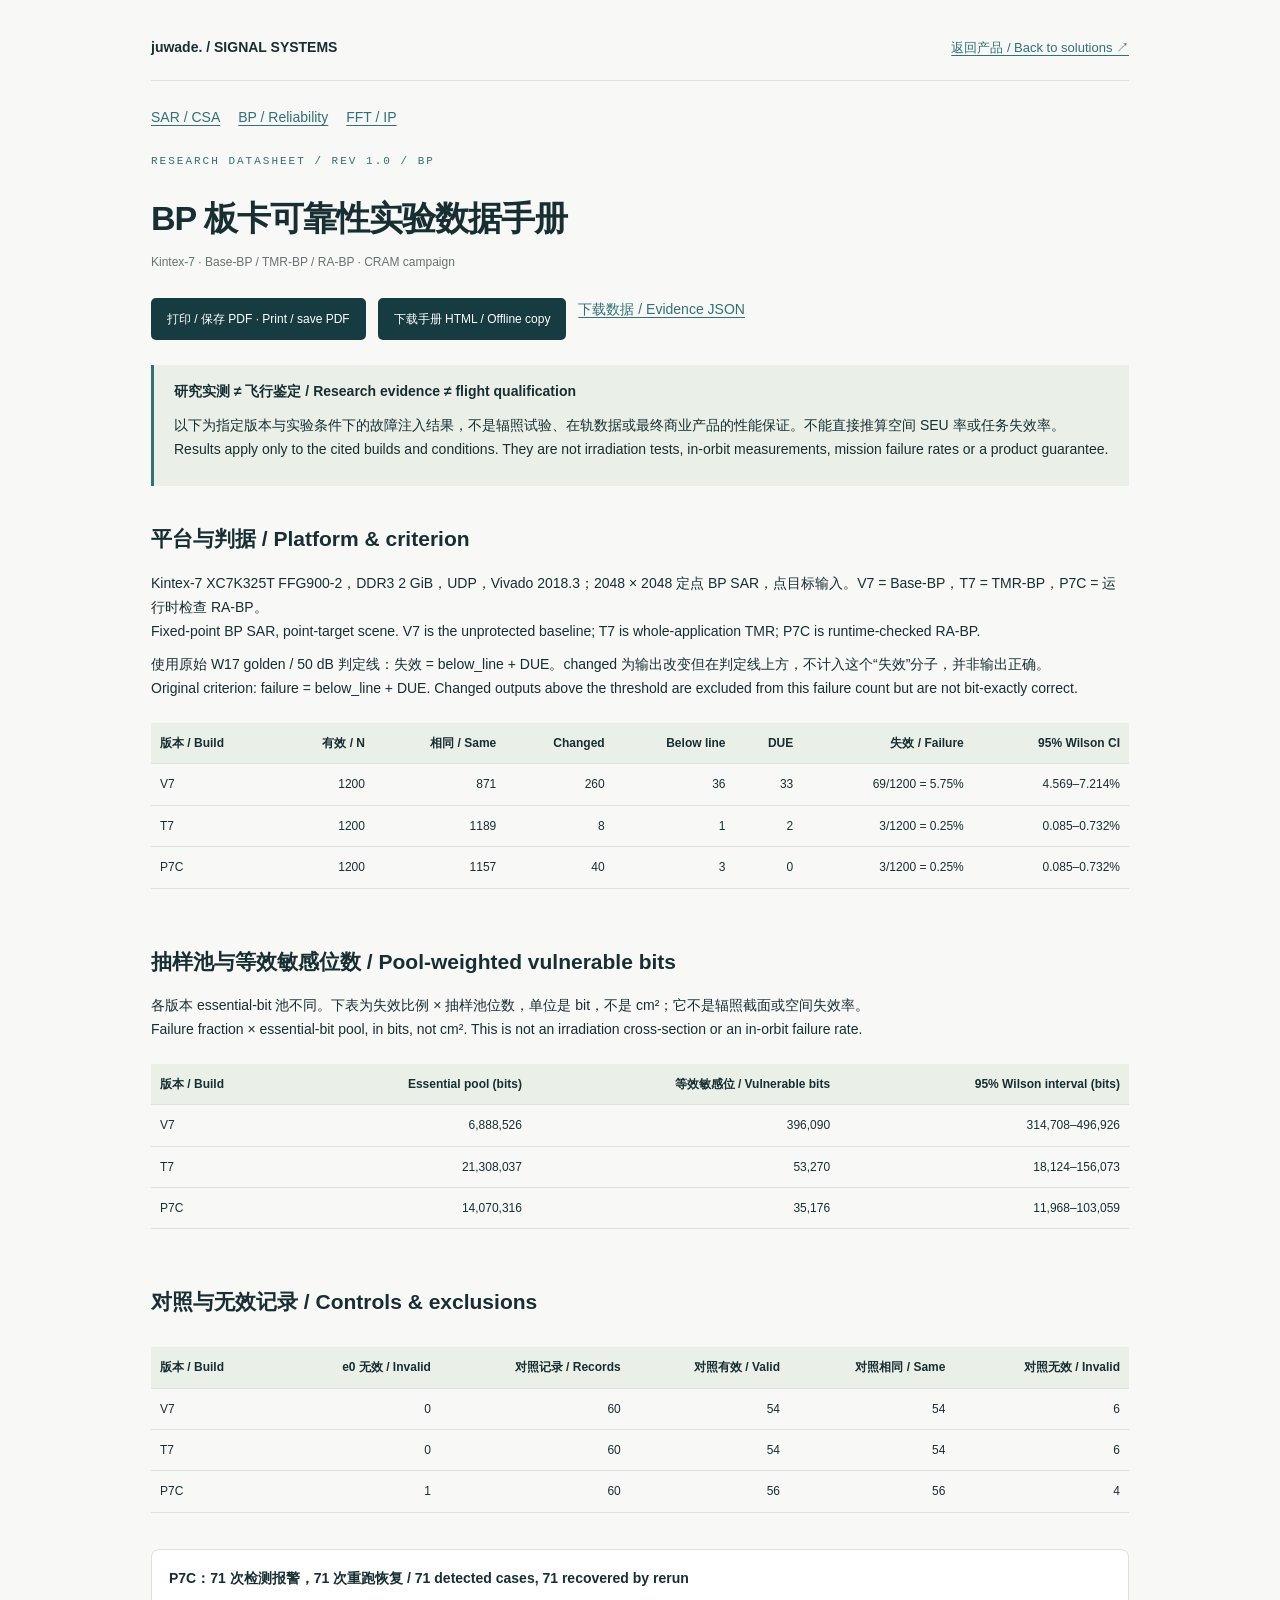
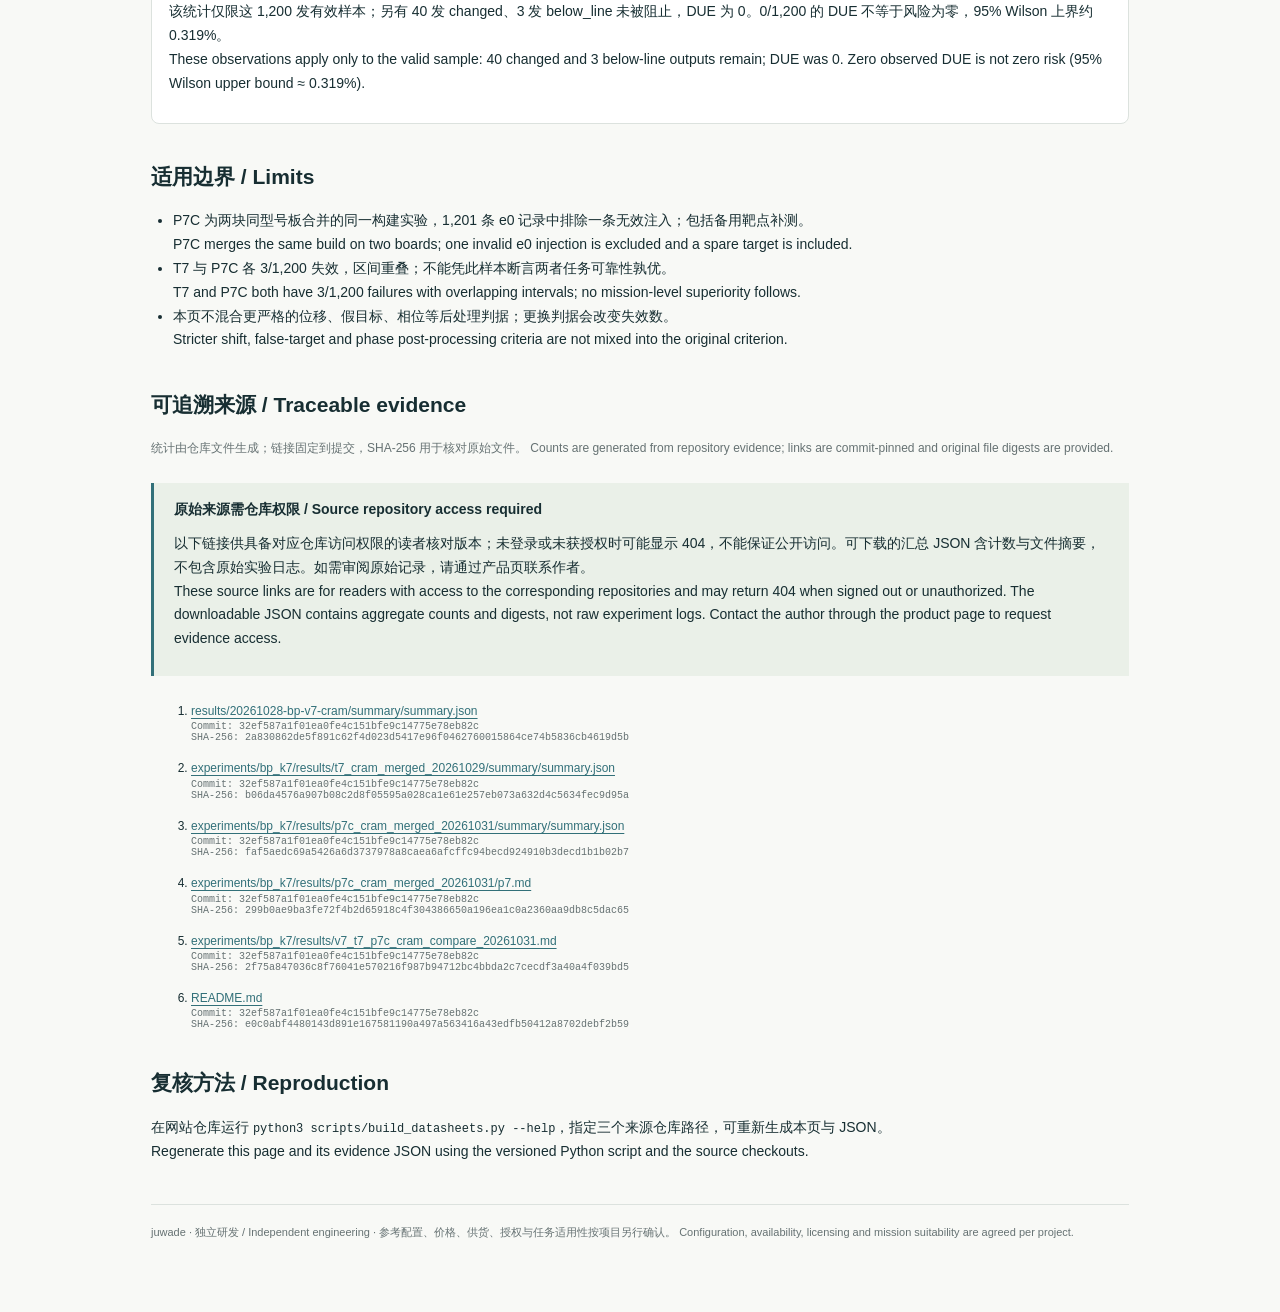
<file: datasheets/bp.html>
<!doctype html><html lang="zh-CN"><head><meta charset="utf-8"><meta name="viewport" content="width=device-width,initial-scale=1"><title>BP 板卡可靠性实验数据手册 | juwade datasheet</title><style>
:root{font-family:"Segoe UI","Noto Sans CJK SC","Microsoft YaHei",sans-serif;color:#172e32;background:#f8f9f6;font-size:14px;line-height:1.7}
*{box-sizing:border-box}body{margin:0}main{max-width:1050px;margin:auto;padding:36px 36px 70px}a{color:#327079;text-underline-offset:3px}header{display:flex;justify-content:space-between;align-items:center;border-bottom:1px solid #dce2de;padding-bottom:20px;gap:20px}header a{font-size:13px}nav{display:flex;gap:18px;flex-wrap:wrap;margin:25px 0}h1{font-size:34px;line-height:1.4;letter-spacing:-1px;margin:28px 0 5px}h2{font-size:21px;margin:35px 0 15px}h3{font-size:16px}p{margin:10px 0}small,.muted{color:#667273;font-size:12px}.eyebrow{font:11px monospace;letter-spacing:2px;color:#327079}.notice{border-left:3px solid #327079;background:#eaf0e8;padding:15px 20px;margin:25px 0}.table-wrap{overflow-x:auto}table{border-collapse:collapse;width:100%;font-size:12px;margin:12px 0 20px;font-variant-numeric:tabular-nums}th,td{border-bottom:1px solid #dce2de;text-align:right;padding:10px 9px;vertical-align:top}th{background:#eaf0e8;font-weight:600}th:first-child,td:first-child{text-align:left}td{white-space:nowrap}td:first-child{white-space:normal}button,.download{display:inline-block;background:#163c41;color:white;border:0;border-radius:5px;padding:11px 16px;font:inherit;font-size:12px;cursor:pointer;text-decoration:none}.actions{display:flex;gap:12px;flex-wrap:wrap;margin:25px 0}.sources{overflow-wrap:anywhere;font-size:12px}.sources li{margin-bottom:15px}.source-hash{display:block;font:10px monospace;color:#667273}.stat{border:1px solid #dce2de;border-radius:8px;padding:17px;background:white;margin:16px 0}footer{margin-top:40px;border-top:1px solid #dce2de;padding-top:18px;font-size:11px;color:#667273}code{font-size:12px;overflow-wrap:anywhere}ul{padding-left:22px}a:focus-visible,button:focus-visible{outline:3px solid #327079;outline-offset:4px}
@media(max-width:600px){main{padding:22px 20px 40px}h1{font-size:27px}header{align-items:start}header strong{max-width:140px}.table-wrap{margin-right:-20px;padding-right:20px}th,td{padding:8px}nav{gap:12px;font-size:12px}}
@media print{@page{size:A4;margin:15mm}html,body{background:white}main{max-width:none;padding:0;font-size:10px}.actions,header,nav{display:none}h1{font-size:24px}h2{font-size:16px;break-after:avoid}h3{break-after:avoid}table{font-size:9px}tr{break-inside:avoid}thead{display:table-header-group}a{color:inherit}.table-wrap{overflow:visible}th,td{white-space:normal;padding:6px 5px}.notice{font-size:10px}.sources li{break-inside:avoid}.source-hash{font-size:8px}.sources{font-size:9px}footer{font-size:9px}}
</style></head><body><main>
<header><strong>juwade. / SIGNAL SYSTEMS</strong><a href="../index.html#boards">返回产品 / Back to solutions ↗</a></header>
<nav aria-label="数据手册 / Datasheets"><a href="sar.html">SAR / CSA</a><a href="bp.html">BP / Reliability</a><a href="fft.html">FFT / IP</a></nav>
<p class="eyebrow">RESEARCH DATASHEET / REV 1.0 / BP</p><h1>BP 板卡可靠性实验数据手册</h1><p class="muted">Kintex-7 · Base-BP / TMR-BP / RA-BP · CRAM campaign</p>
<div class="actions"><button onclick="window.print()">打印 / 保存 PDF · Print / save PDF</button><a class="download" href="bp.html" download="juwade-bp-datasheet.html">下载手册 HTML / Offline copy</a><a href="bp.json" download="juwade-bp-evidence.json">下载数据 / Evidence JSON</a></div>
<div class="notice"><strong>研究实测 ≠ 飞行鉴定 / Research evidence ≠ flight qualification</strong><p>以下为指定版本与实验条件下的故障注入结果，不是辐照试验、在轨数据或最终商业产品的性能保证。不能直接推算空间 SEU 率或任务失效率。<br>Results apply only to the cited builds and conditions. They are not irradiation tests, in-orbit measurements, mission failure rates or a product guarantee.</p></div>
<h2>平台与判据 / Platform & criterion</h2><p>Kintex-7 XC7K325T FFG900-2，DDR3 2 GiB，UDP，Vivado 2018.3；2048 × 2048 定点 BP SAR，点目标输入。V7 = Base-BP，T7 = TMR-BP，P7C = 运行时检查 RA-BP。<br>Fixed-point BP SAR, point-target scene. V7 is the unprotected baseline; T7 is whole-application TMR; P7C is runtime-checked RA-BP.</p><p>使用原始 W17 golden / 50 dB 判定线：失效 = below_line + DUE。changed 为输出改变但在判定线上方，不计入这个“失效”分子，并非输出正确。<br>Original criterion: failure = below_line + DUE. Changed outputs above the threshold are excluded from this failure count but are not bit-exactly correct.</p><div class="table-wrap"><table><thead><tr><th scope='col'>版本 / Build</th><th scope='col'>有效 / N</th><th scope='col'>相同 / Same</th><th scope='col'>Changed</th><th scope='col'>Below line</th><th scope='col'>DUE</th><th scope='col'>失效 / Failure</th><th scope='col'>95% Wilson CI</th></tr></thead><tbody><tr><td>V7</td><td>1200</td><td>871</td><td>260</td><td>36</td><td>33</td><td>69/1200 = 5.75%</td><td>4.569–7.214%</td></tr><tr><td>T7</td><td>1200</td><td>1189</td><td>8</td><td>1</td><td>2</td><td>3/1200 = 0.25%</td><td>0.085–0.732%</td></tr><tr><td>P7C</td><td>1200</td><td>1157</td><td>40</td><td>3</td><td>0</td><td>3/1200 = 0.25%</td><td>0.085–0.732%</td></tr></tbody></table></div><h2>抽样池与等效敏感位数 / Pool-weighted vulnerable bits</h2><p>各版本 essential-bit 池不同。下表为失效比例 × 抽样池位数，单位是 bit，不是 cm²；它不是辐照截面或空间失效率。<br>Failure fraction × essential-bit pool, in bits, not cm². This is not an irradiation cross-section or an in-orbit failure rate.</p><div class="table-wrap"><table><thead><tr><th scope='col'>版本 / Build</th><th scope='col'>Essential pool (bits)</th><th scope='col'>等效敏感位 / Vulnerable bits</th><th scope='col'>95% Wilson interval (bits)</th></tr></thead><tbody><tr><td>V7</td><td>6,888,526</td><td>396,090</td><td>314,708–496,926</td></tr><tr><td>T7</td><td>21,308,037</td><td>53,270</td><td>18,124–156,073</td></tr><tr><td>P7C</td><td>14,070,316</td><td>35,176</td><td>11,968–103,059</td></tr></tbody></table></div><h2>对照与无效记录 / Controls & exclusions</h2><div class="table-wrap"><table><thead><tr><th scope='col'>版本 / Build</th><th scope='col'>e0 无效 / Invalid</th><th scope='col'>对照记录 / Records</th><th scope='col'>对照有效 / Valid</th><th scope='col'>对照相同 / Same</th><th scope='col'>对照无效 / Invalid</th></tr></thead><tbody><tr><td>V7</td><td>0</td><td>60</td><td>54</td><td>54</td><td>6</td></tr><tr><td>T7</td><td>0</td><td>60</td><td>54</td><td>54</td><td>6</td></tr><tr><td>P7C</td><td>1</td><td>60</td><td>56</td><td>56</td><td>4</td></tr></tbody></table></div><div class="stat"><strong>P7C：71 次检测报警，71 次重跑恢复 / 71 detected cases, 71 recovered by rerun</strong><p>该统计仅限这 1,200 发有效样本；另有 40 发 changed、3 发 below_line 未被阻止，DUE 为 0。0/1,200 的 DUE 不等于风险为零，95% Wilson 上界约 0.319%。<br>These observations apply only to the valid sample: 40 changed and 3 below-line outputs remain; DUE was 0. Zero observed DUE is not zero risk (95% Wilson upper bound ≈ 0.319%).</p></div>
<h2>适用边界 / Limits</h2><ul><li>P7C 为两块同型号板合并的同一构建实验，1,201 条 e0 记录中排除一条无效注入；包括备用靶点补测。<br>P7C merges the same build on two boards; one invalid e0 injection is excluded and a spare target is included.</li><li>T7 与 P7C 各 3/1,200 失效，区间重叠；不能凭此样本断言两者任务可靠性孰优。<br>T7 and P7C both have 3/1,200 failures with overlapping intervals; no mission-level superiority follows.</li><li>本页不混合更严格的位移、假目标、相位等后处理判据；更换判据会改变失效数。<br>Stricter shift, false-target and phase post-processing criteria are not mixed into the original criterion.</li></ul>
<h2>可追溯来源 / Traceable evidence</h2><p class="muted">统计由仓库文件生成；链接固定到提交，SHA-256 用于核对原始文件。 Counts are generated from repository evidence; links are commit-pinned and original file digests are provided.</p><div class="notice"><strong>原始来源需仓库权限 / Source repository access required</strong><p>以下链接供具备对应仓库访问权限的读者核对版本；未登录或未获授权时可能显示 404，不能保证公开访问。可下载的汇总 JSON 含计数与文件摘要，不包含原始实验日志。如需审阅原始记录，请通过产品页联系作者。<br>These source links are for readers with access to the corresponding repositories and may return 404 when signed out or unauthorized. The downloadable JSON contains aggregate counts and digests, not raw experiment logs. Contact the author through the product page to request evidence access.</p></div><ol class="sources"><li><a href="https://github.com/juwadeLone/BP_FT_platform/blob/32ef587a1f01ea0fe4c151bfe9c14775e78eb82c/results/20261028-bp-v7-cram/summary/summary.json" target="_blank" rel="noopener noreferrer">results/20261028-bp-v7-cram/summary/summary.json</a><span class="source-hash">Commit: 32ef587a1f01ea0fe4c151bfe9c14775e78eb82c<br>SHA-256: 2a830862de5f891c62f4d023d5417e96f0462760015864ce74b5836cb4619d5b</span></li><li><a href="https://github.com/juwadeLone/BP_FT_platform/blob/32ef587a1f01ea0fe4c151bfe9c14775e78eb82c/experiments/bp_k7/results/t7_cram_merged_20261029/summary/summary.json" target="_blank" rel="noopener noreferrer">experiments/bp_k7/results/t7_cram_merged_20261029/summary/summary.json</a><span class="source-hash">Commit: 32ef587a1f01ea0fe4c151bfe9c14775e78eb82c<br>SHA-256: b06da4576a907b08c2d8f05595a028ca1e61e257eb073a632d4c5634fec9d95a</span></li><li><a href="https://github.com/juwadeLone/BP_FT_platform/blob/32ef587a1f01ea0fe4c151bfe9c14775e78eb82c/experiments/bp_k7/results/p7c_cram_merged_20261031/summary/summary.json" target="_blank" rel="noopener noreferrer">experiments/bp_k7/results/p7c_cram_merged_20261031/summary/summary.json</a><span class="source-hash">Commit: 32ef587a1f01ea0fe4c151bfe9c14775e78eb82c<br>SHA-256: faf5aedc69a5426a6d3737978a8caea6afcffc94becd924910b3decd1b1b02b7</span></li><li><a href="https://github.com/juwadeLone/BP_FT_platform/blob/32ef587a1f01ea0fe4c151bfe9c14775e78eb82c/experiments/bp_k7/results/p7c_cram_merged_20261031/p7.md" target="_blank" rel="noopener noreferrer">experiments/bp_k7/results/p7c_cram_merged_20261031/p7.md</a><span class="source-hash">Commit: 32ef587a1f01ea0fe4c151bfe9c14775e78eb82c<br>SHA-256: 299b0ae9ba3fe72f4b2d65918c4f304386650a196ea1c0a2360aa9db8c5dac65</span></li><li><a href="https://github.com/juwadeLone/BP_FT_platform/blob/32ef587a1f01ea0fe4c151bfe9c14775e78eb82c/experiments/bp_k7/results/v7_t7_p7c_cram_compare_20261031.md" target="_blank" rel="noopener noreferrer">experiments/bp_k7/results/v7_t7_p7c_cram_compare_20261031.md</a><span class="source-hash">Commit: 32ef587a1f01ea0fe4c151bfe9c14775e78eb82c<br>SHA-256: 2f75a847036c8f76041e570216f987b94712bc4bbda2c7cecdf3a40a4f039bd5</span></li><li><a href="https://github.com/juwadeLone/BP_FT_platform/blob/32ef587a1f01ea0fe4c151bfe9c14775e78eb82c/README.md" target="_blank" rel="noopener noreferrer">README.md</a><span class="source-hash">Commit: 32ef587a1f01ea0fe4c151bfe9c14775e78eb82c<br>SHA-256: e0c0abf4480143d891e167581190a497a563416a43edfb50412a8702debf2b59</span></li></ol>
<h2>复核方法 / Reproduction</h2><p>在网站仓库运行 <code>python3 scripts/build_datasheets.py --help</code>，指定三个来源仓库路径，可重新生成本页与 JSON。<br>Regenerate this page and its evidence JSON using the versioned Python script and the source checkouts.</p>
<footer>juwade · 独立研发 / Independent engineering · 参考配置、价格、供货、授权与任务适用性按项目另行确认。 Configuration, availability, licensing and mission suitability are agreed per project.</footer></main></body></html>
</file>
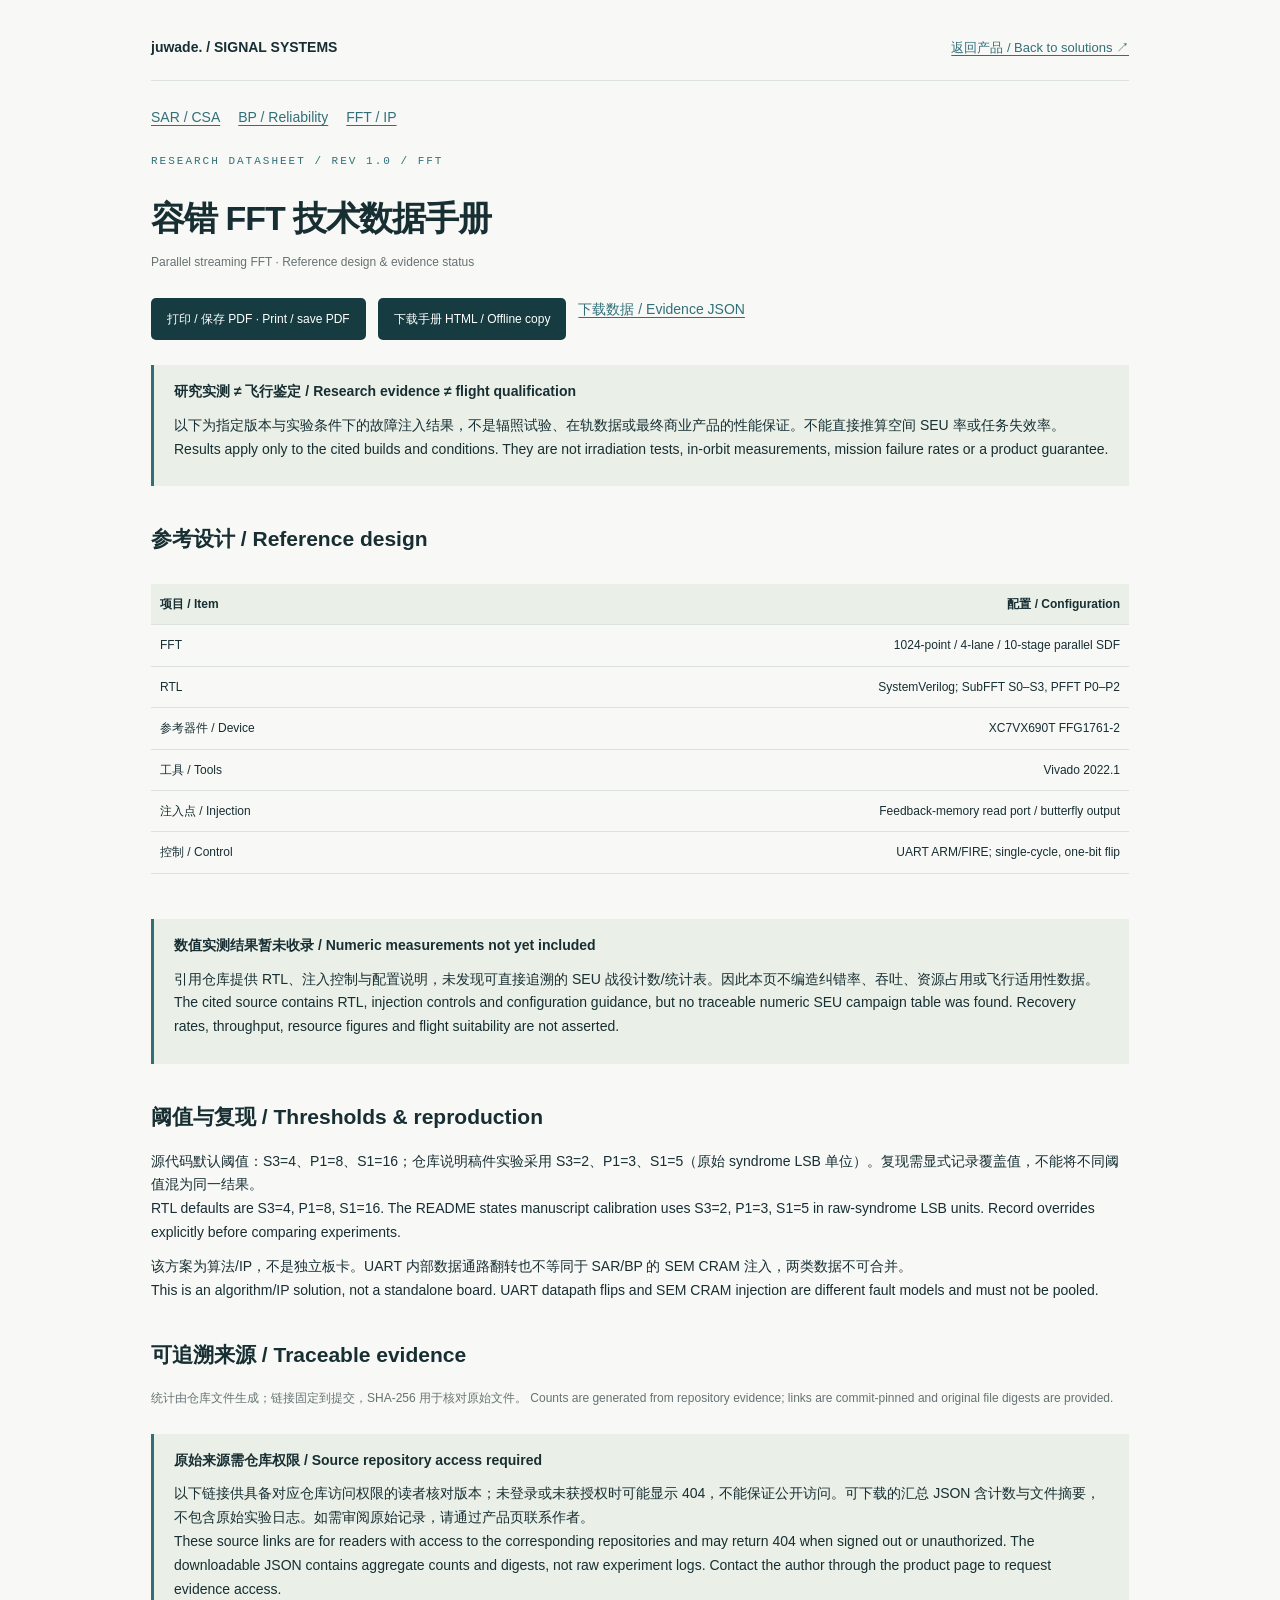
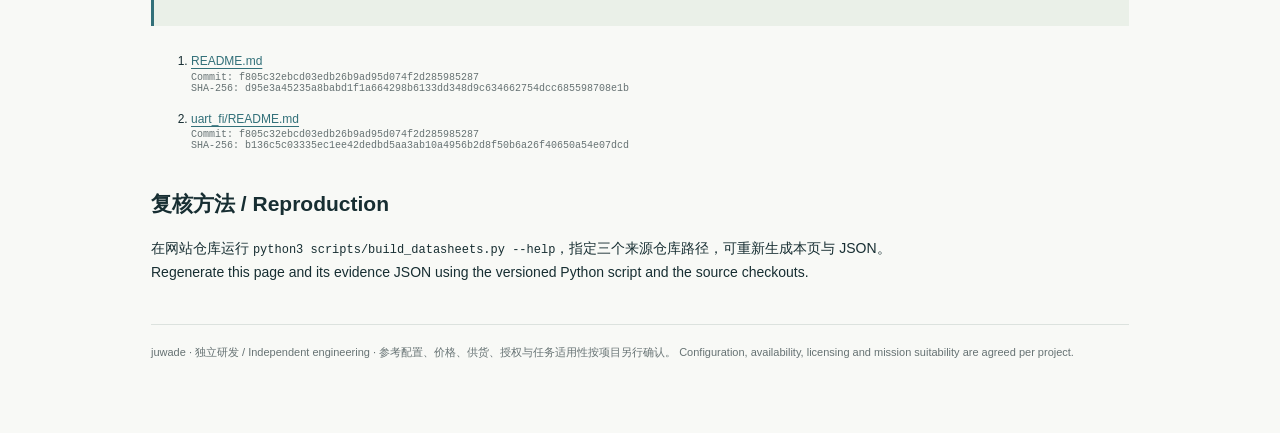
<file: datasheets/fft.html>
<!doctype html><html lang="zh-CN"><head><meta charset="utf-8"><meta name="viewport" content="width=device-width,initial-scale=1"><title>容错 FFT 技术数据手册 | juwade datasheet</title><style>
:root{font-family:"Segoe UI","Noto Sans CJK SC","Microsoft YaHei",sans-serif;color:#172e32;background:#f8f9f6;font-size:14px;line-height:1.7}
*{box-sizing:border-box}body{margin:0}main{max-width:1050px;margin:auto;padding:36px 36px 70px}a{color:#327079;text-underline-offset:3px}header{display:flex;justify-content:space-between;align-items:center;border-bottom:1px solid #dce2de;padding-bottom:20px;gap:20px}header a{font-size:13px}nav{display:flex;gap:18px;flex-wrap:wrap;margin:25px 0}h1{font-size:34px;line-height:1.4;letter-spacing:-1px;margin:28px 0 5px}h2{font-size:21px;margin:35px 0 15px}h3{font-size:16px}p{margin:10px 0}small,.muted{color:#667273;font-size:12px}.eyebrow{font:11px monospace;letter-spacing:2px;color:#327079}.notice{border-left:3px solid #327079;background:#eaf0e8;padding:15px 20px;margin:25px 0}.table-wrap{overflow-x:auto}table{border-collapse:collapse;width:100%;font-size:12px;margin:12px 0 20px;font-variant-numeric:tabular-nums}th,td{border-bottom:1px solid #dce2de;text-align:right;padding:10px 9px;vertical-align:top}th{background:#eaf0e8;font-weight:600}th:first-child,td:first-child{text-align:left}td{white-space:nowrap}td:first-child{white-space:normal}button,.download{display:inline-block;background:#163c41;color:white;border:0;border-radius:5px;padding:11px 16px;font:inherit;font-size:12px;cursor:pointer;text-decoration:none}.actions{display:flex;gap:12px;flex-wrap:wrap;margin:25px 0}.sources{overflow-wrap:anywhere;font-size:12px}.sources li{margin-bottom:15px}.source-hash{display:block;font:10px monospace;color:#667273}.stat{border:1px solid #dce2de;border-radius:8px;padding:17px;background:white;margin:16px 0}footer{margin-top:40px;border-top:1px solid #dce2de;padding-top:18px;font-size:11px;color:#667273}code{font-size:12px;overflow-wrap:anywhere}ul{padding-left:22px}a:focus-visible,button:focus-visible{outline:3px solid #327079;outline-offset:4px}
@media(max-width:600px){main{padding:22px 20px 40px}h1{font-size:27px}header{align-items:start}header strong{max-width:140px}.table-wrap{margin-right:-20px;padding-right:20px}th,td{padding:8px}nav{gap:12px;font-size:12px}}
@media print{@page{size:A4;margin:15mm}html,body{background:white}main{max-width:none;padding:0;font-size:10px}.actions,header,nav{display:none}h1{font-size:24px}h2{font-size:16px;break-after:avoid}h3{break-after:avoid}table{font-size:9px}tr{break-inside:avoid}thead{display:table-header-group}a{color:inherit}.table-wrap{overflow:visible}th,td{white-space:normal;padding:6px 5px}.notice{font-size:10px}.sources li{break-inside:avoid}.source-hash{font-size:8px}.sources{font-size:9px}footer{font-size:9px}}
</style></head><body><main>
<header><strong>juwade. / SIGNAL SYSTEMS</strong><a href="../index.html#boards">返回产品 / Back to solutions ↗</a></header>
<nav aria-label="数据手册 / Datasheets"><a href="sar.html">SAR / CSA</a><a href="bp.html">BP / Reliability</a><a href="fft.html">FFT / IP</a></nav>
<p class="eyebrow">RESEARCH DATASHEET / REV 1.0 / FFT</p><h1>容错 FFT 技术数据手册</h1><p class="muted">Parallel streaming FFT · Reference design & evidence status</p>
<div class="actions"><button onclick="window.print()">打印 / 保存 PDF · Print / save PDF</button><a class="download" href="fft.html" download="juwade-fft-datasheet.html">下载手册 HTML / Offline copy</a><a href="fft.json" download="juwade-fft-evidence.json">下载数据 / Evidence JSON</a></div>
<div class="notice"><strong>研究实测 ≠ 飞行鉴定 / Research evidence ≠ flight qualification</strong><p>以下为指定版本与实验条件下的故障注入结果，不是辐照试验、在轨数据或最终商业产品的性能保证。不能直接推算空间 SEU 率或任务失效率。<br>Results apply only to the cited builds and conditions. They are not irradiation tests, in-orbit measurements, mission failure rates or a product guarantee.</p></div>
<h2>参考设计 / Reference design</h2><div class="table-wrap"><table><thead><tr><th scope='col'>项目 / Item</th><th scope='col'>配置 / Configuration</th></tr></thead><tbody><tr><td>FFT</td><td>1024-point / 4-lane / 10-stage parallel SDF</td></tr><tr><td>RTL</td><td>SystemVerilog; SubFFT S0–S3, PFFT P0–P2</td></tr><tr><td>参考器件 / Device</td><td>XC7VX690T FFG1761-2</td></tr><tr><td>工具 / Tools</td><td>Vivado 2022.1</td></tr><tr><td>注入点 / Injection</td><td>Feedback-memory read port / butterfly output</td></tr><tr><td>控制 / Control</td><td>UART ARM/FIRE; single-cycle, one-bit flip</td></tr></tbody></table></div><div class="notice"><strong>数值实测结果暂未收录 / Numeric measurements not yet included</strong><p>引用仓库提供 RTL、注入控制与配置说明，未发现可直接追溯的 SEU 战役计数/统计表。因此本页不编造纠错率、吞吐、资源占用或飞行适用性数据。<br>The cited source contains RTL, injection controls and configuration guidance, but no traceable numeric SEU campaign table was found. Recovery rates, throughput, resource figures and flight suitability are not asserted.</p></div><h2>阈值与复现 / Thresholds & reproduction</h2><p>源代码默认阈值：S3=4、P1=8、S1=16；仓库说明稿件实验采用 S3=2、P1=3、S1=5（原始 syndrome LSB 单位）。复现需显式记录覆盖值，不能将不同阈值混为同一结果。<br>RTL defaults are S3=4, P1=8, S1=16. The README states manuscript calibration uses S3=2, P1=3, S1=5 in raw-syndrome LSB units. Record overrides explicitly before comparing experiments.</p><p>该方案为算法/IP，不是独立板卡。UART 内部数据通路翻转也不等同于 SAR/BP 的 SEM CRAM 注入，两类数据不可合并。<br>This is an algorithm/IP solution, not a standalone board. UART datapath flips and SEM CRAM injection are different fault models and must not be pooled.</p>
<h2>可追溯来源 / Traceable evidence</h2><p class="muted">统计由仓库文件生成；链接固定到提交，SHA-256 用于核对原始文件。 Counts are generated from repository evidence; links are commit-pinned and original file digests are provided.</p><div class="notice"><strong>原始来源需仓库权限 / Source repository access required</strong><p>以下链接供具备对应仓库访问权限的读者核对版本；未登录或未获授权时可能显示 404，不能保证公开访问。可下载的汇总 JSON 含计数与文件摘要，不包含原始实验日志。如需审阅原始记录，请通过产品页联系作者。<br>These source links are for readers with access to the corresponding repositories and may return 404 when signed out or unauthorized. The downloadable JSON contains aggregate counts and digests, not raw experiment logs. Contact the author through the product page to request evidence access.</p></div><ol class="sources"><li><a href="https://github.com/juwadeLone/fault_tolerant_SDF_FFT_designs/blob/f805c32ebcd03edb26b9ad95d074f2d285985287/README.md" target="_blank" rel="noopener noreferrer">README.md</a><span class="source-hash">Commit: f805c32ebcd03edb26b9ad95d074f2d285985287<br>SHA-256: d95e3a45235a8babd1f1a664298b6133dd348d9c634662754dcc685598708e1b</span></li><li><a href="https://github.com/juwadeLone/fault_tolerant_SDF_FFT_designs/blob/f805c32ebcd03edb26b9ad95d074f2d285985287/uart_fi/README.md" target="_blank" rel="noopener noreferrer">uart_fi/README.md</a><span class="source-hash">Commit: f805c32ebcd03edb26b9ad95d074f2d285985287<br>SHA-256: b136c5c03335ec1ee42dedbd5aa3ab10a4956b2d8f50b6a26f40650a54e07dcd</span></li></ol>
<h2>复核方法 / Reproduction</h2><p>在网站仓库运行 <code>python3 scripts/build_datasheets.py --help</code>，指定三个来源仓库路径，可重新生成本页与 JSON。<br>Regenerate this page and its evidence JSON using the versioned Python script and the source checkouts.</p>
<footer>juwade · 独立研发 / Independent engineering · 参考配置、价格、供货、授权与任务适用性按项目另行确认。 Configuration, availability, licensing and mission suitability are agreed per project.</footer></main></body></html>
</file>
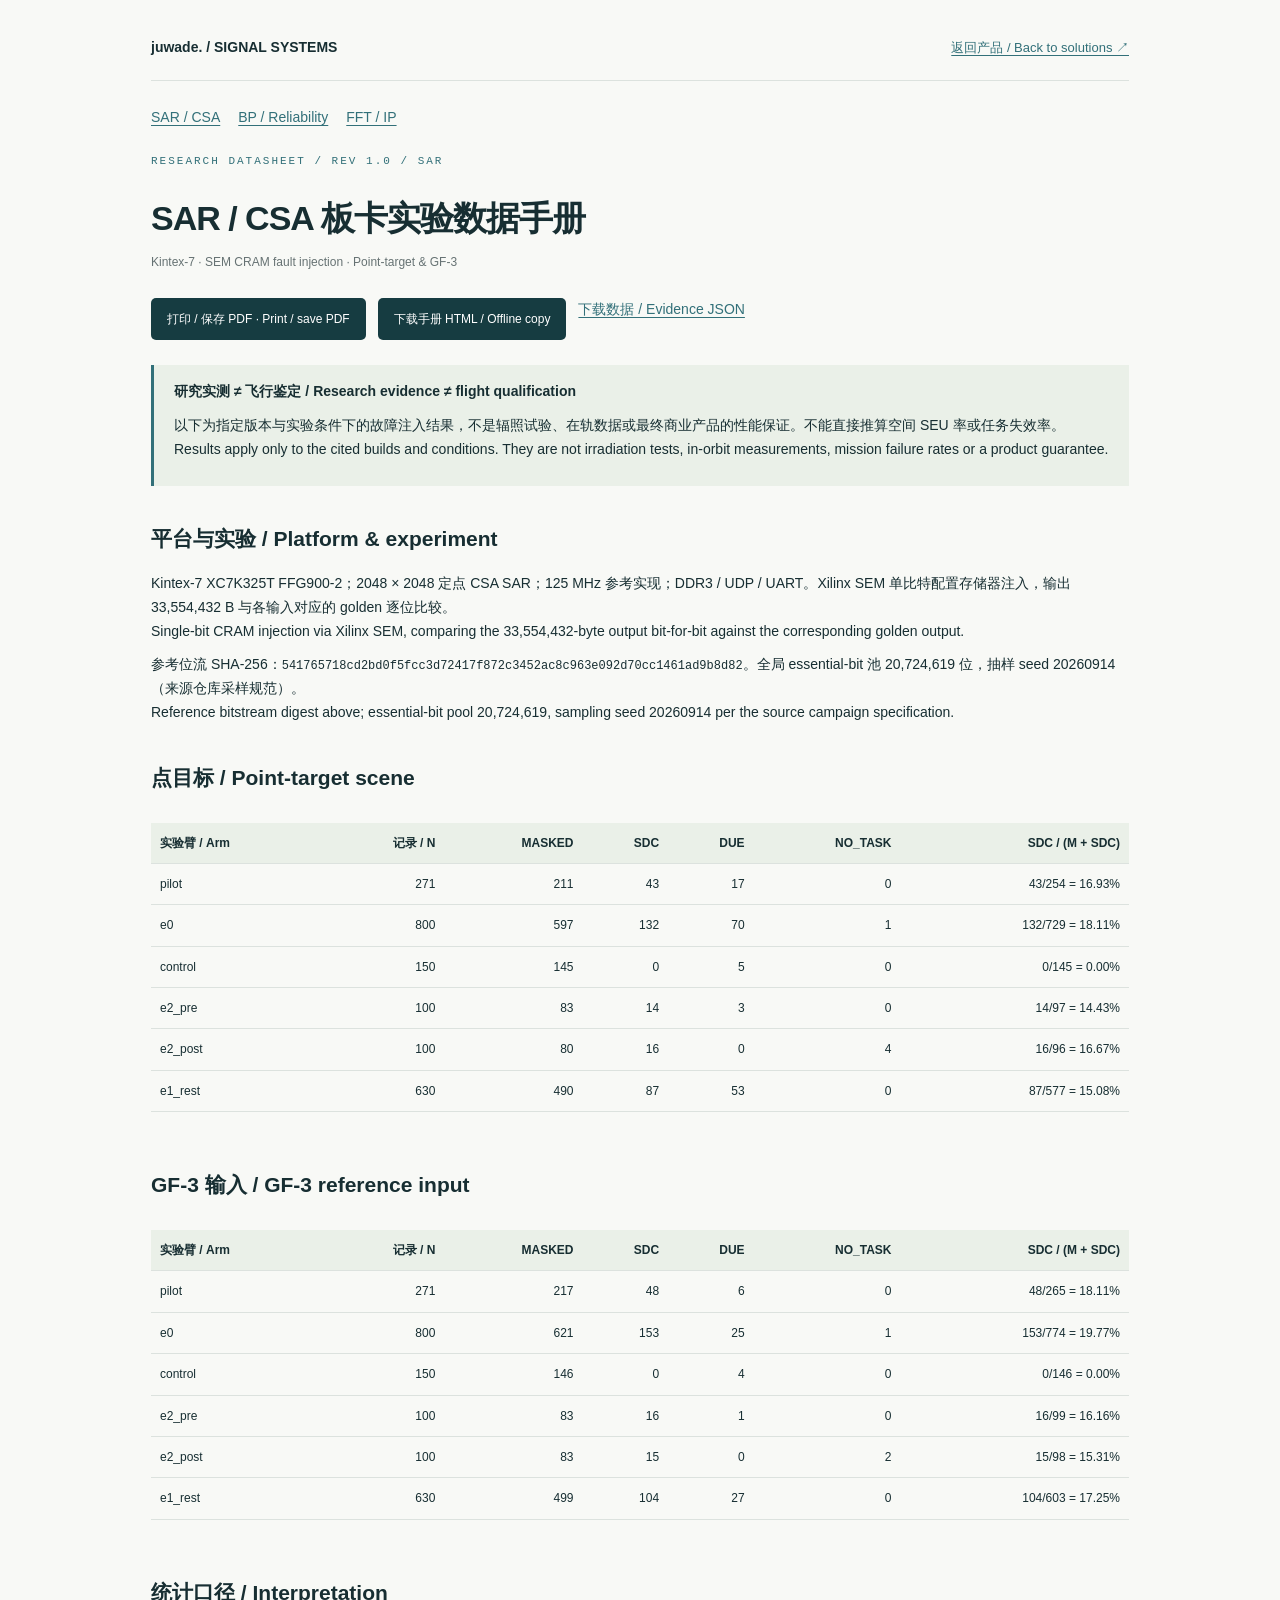
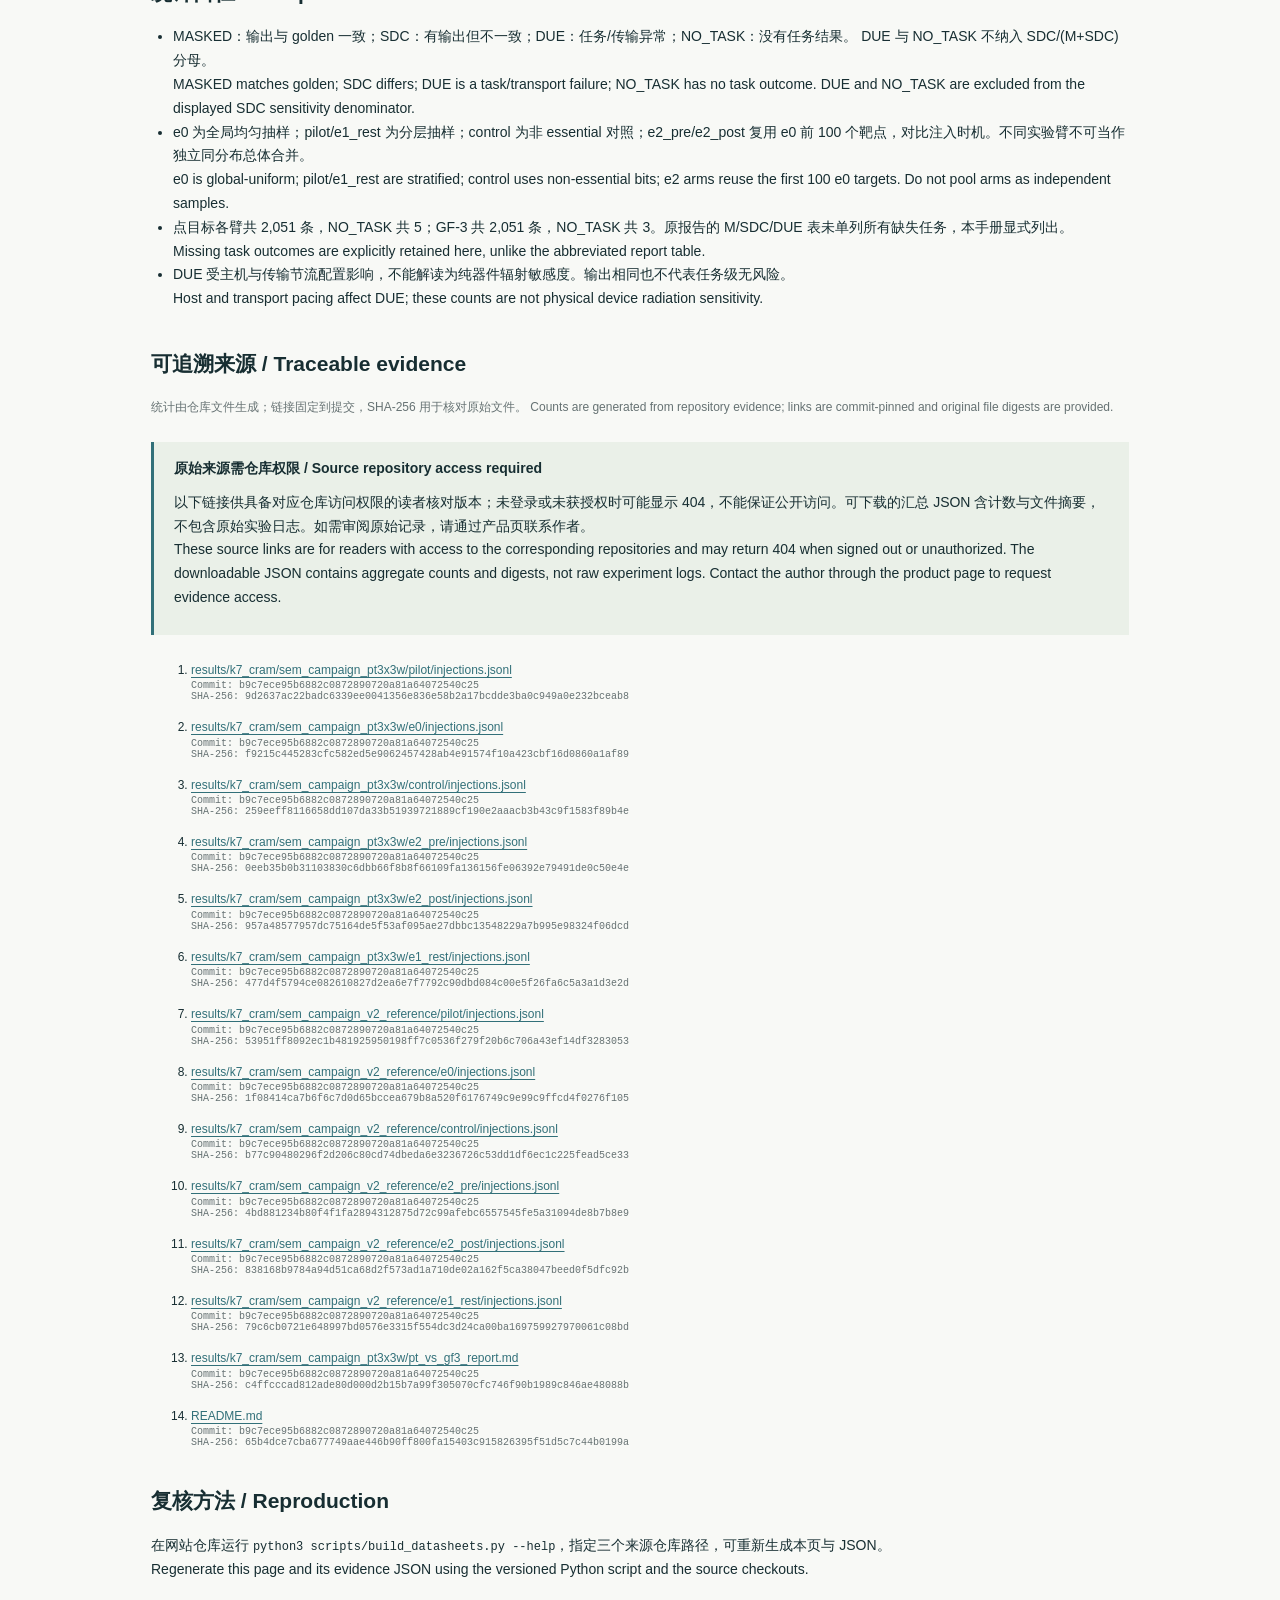
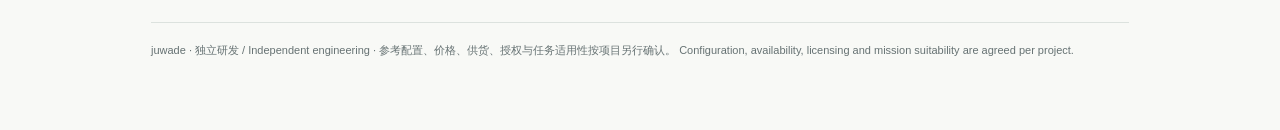
<file: datasheets/sar.html>
<!doctype html><html lang="zh-CN"><head><meta charset="utf-8"><meta name="viewport" content="width=device-width,initial-scale=1"><title>SAR / CSA 板卡实验数据手册 | juwade datasheet</title><style>
:root{font-family:"Segoe UI","Noto Sans CJK SC","Microsoft YaHei",sans-serif;color:#172e32;background:#f8f9f6;font-size:14px;line-height:1.7}
*{box-sizing:border-box}body{margin:0}main{max-width:1050px;margin:auto;padding:36px 36px 70px}a{color:#327079;text-underline-offset:3px}header{display:flex;justify-content:space-between;align-items:center;border-bottom:1px solid #dce2de;padding-bottom:20px;gap:20px}header a{font-size:13px}nav{display:flex;gap:18px;flex-wrap:wrap;margin:25px 0}h1{font-size:34px;line-height:1.4;letter-spacing:-1px;margin:28px 0 5px}h2{font-size:21px;margin:35px 0 15px}h3{font-size:16px}p{margin:10px 0}small,.muted{color:#667273;font-size:12px}.eyebrow{font:11px monospace;letter-spacing:2px;color:#327079}.notice{border-left:3px solid #327079;background:#eaf0e8;padding:15px 20px;margin:25px 0}.table-wrap{overflow-x:auto}table{border-collapse:collapse;width:100%;font-size:12px;margin:12px 0 20px;font-variant-numeric:tabular-nums}th,td{border-bottom:1px solid #dce2de;text-align:right;padding:10px 9px;vertical-align:top}th{background:#eaf0e8;font-weight:600}th:first-child,td:first-child{text-align:left}td{white-space:nowrap}td:first-child{white-space:normal}button,.download{display:inline-block;background:#163c41;color:white;border:0;border-radius:5px;padding:11px 16px;font:inherit;font-size:12px;cursor:pointer;text-decoration:none}.actions{display:flex;gap:12px;flex-wrap:wrap;margin:25px 0}.sources{overflow-wrap:anywhere;font-size:12px}.sources li{margin-bottom:15px}.source-hash{display:block;font:10px monospace;color:#667273}.stat{border:1px solid #dce2de;border-radius:8px;padding:17px;background:white;margin:16px 0}footer{margin-top:40px;border-top:1px solid #dce2de;padding-top:18px;font-size:11px;color:#667273}code{font-size:12px;overflow-wrap:anywhere}ul{padding-left:22px}a:focus-visible,button:focus-visible{outline:3px solid #327079;outline-offset:4px}
@media(max-width:600px){main{padding:22px 20px 40px}h1{font-size:27px}header{align-items:start}header strong{max-width:140px}.table-wrap{margin-right:-20px;padding-right:20px}th,td{padding:8px}nav{gap:12px;font-size:12px}}
@media print{@page{size:A4;margin:15mm}html,body{background:white}main{max-width:none;padding:0;font-size:10px}.actions,header,nav{display:none}h1{font-size:24px}h2{font-size:16px;break-after:avoid}h3{break-after:avoid}table{font-size:9px}tr{break-inside:avoid}thead{display:table-header-group}a{color:inherit}.table-wrap{overflow:visible}th,td{white-space:normal;padding:6px 5px}.notice{font-size:10px}.sources li{break-inside:avoid}.source-hash{font-size:8px}.sources{font-size:9px}footer{font-size:9px}}
</style></head><body><main>
<header><strong>juwade. / SIGNAL SYSTEMS</strong><a href="../index.html#boards">返回产品 / Back to solutions ↗</a></header>
<nav aria-label="数据手册 / Datasheets"><a href="sar.html">SAR / CSA</a><a href="bp.html">BP / Reliability</a><a href="fft.html">FFT / IP</a></nav>
<p class="eyebrow">RESEARCH DATASHEET / REV 1.0 / SAR</p><h1>SAR / CSA 板卡实验数据手册</h1><p class="muted">Kintex-7 · SEM CRAM fault injection · Point-target & GF-3</p>
<div class="actions"><button onclick="window.print()">打印 / 保存 PDF · Print / save PDF</button><a class="download" href="sar.html" download="juwade-sar-datasheet.html">下载手册 HTML / Offline copy</a><a href="sar.json" download="juwade-sar-evidence.json">下载数据 / Evidence JSON</a></div>
<div class="notice"><strong>研究实测 ≠ 飞行鉴定 / Research evidence ≠ flight qualification</strong><p>以下为指定版本与实验条件下的故障注入结果，不是辐照试验、在轨数据或最终商业产品的性能保证。不能直接推算空间 SEU 率或任务失效率。<br>Results apply only to the cited builds and conditions. They are not irradiation tests, in-orbit measurements, mission failure rates or a product guarantee.</p></div>
<h2>平台与实验 / Platform & experiment</h2><p>Kintex-7 XC7K325T FFG900-2；2048 × 2048 定点 CSA SAR；125 MHz 参考实现；DDR3 / UDP / UART。Xilinx SEM 单比特配置存储器注入，输出 33,554,432 B 与各输入对应的 golden 逐位比较。<br>Single-bit CRAM injection via Xilinx SEM, comparing the 33,554,432-byte output bit-for-bit against the corresponding golden output.</p>
<p>参考位流 SHA-256：<code>541765718cd2bd0f5fcc3d72417f872c3452ac8c963e092d70cc1461ad9b8d82</code>。全局 essential-bit 池 20,724,619 位，抽样 seed 20260914（来源仓库采样规范）。<br>Reference bitstream digest above; essential-bit pool 20,724,619, sampling seed 20260914 per the source campaign specification.</p><h2>点目标 / Point-target scene</h2><div class="table-wrap"><table><thead><tr><th scope='col'>实验臂 / Arm</th><th scope='col'>记录 / N</th><th scope='col'>MASKED</th><th scope='col'>SDC</th><th scope='col'>DUE</th><th scope='col'>NO_TASK</th><th scope='col'>SDC / (M + SDC)</th></tr></thead><tbody><tr><td>pilot</td><td>271</td><td>211</td><td>43</td><td>17</td><td>0</td><td>43/254 = 16.93%</td></tr><tr><td>e0</td><td>800</td><td>597</td><td>132</td><td>70</td><td>1</td><td>132/729 = 18.11%</td></tr><tr><td>control</td><td>150</td><td>145</td><td>0</td><td>5</td><td>0</td><td>0/145 = 0.00%</td></tr><tr><td>e2_pre</td><td>100</td><td>83</td><td>14</td><td>3</td><td>0</td><td>14/97 = 14.43%</td></tr><tr><td>e2_post</td><td>100</td><td>80</td><td>16</td><td>0</td><td>4</td><td>16/96 = 16.67%</td></tr><tr><td>e1_rest</td><td>630</td><td>490</td><td>87</td><td>53</td><td>0</td><td>87/577 = 15.08%</td></tr></tbody></table></div><h2>GF-3 输入 / GF-3 reference input</h2><div class="table-wrap"><table><thead><tr><th scope='col'>实验臂 / Arm</th><th scope='col'>记录 / N</th><th scope='col'>MASKED</th><th scope='col'>SDC</th><th scope='col'>DUE</th><th scope='col'>NO_TASK</th><th scope='col'>SDC / (M + SDC)</th></tr></thead><tbody><tr><td>pilot</td><td>271</td><td>217</td><td>48</td><td>6</td><td>0</td><td>48/265 = 18.11%</td></tr><tr><td>e0</td><td>800</td><td>621</td><td>153</td><td>25</td><td>1</td><td>153/774 = 19.77%</td></tr><tr><td>control</td><td>150</td><td>146</td><td>0</td><td>4</td><td>0</td><td>0/146 = 0.00%</td></tr><tr><td>e2_pre</td><td>100</td><td>83</td><td>16</td><td>1</td><td>0</td><td>16/99 = 16.16%</td></tr><tr><td>e2_post</td><td>100</td><td>83</td><td>15</td><td>0</td><td>2</td><td>15/98 = 15.31%</td></tr><tr><td>e1_rest</td><td>630</td><td>499</td><td>104</td><td>27</td><td>0</td><td>104/603 = 17.25%</td></tr></tbody></table></div><h2>统计口径 / Interpretation</h2><ul><li>MASKED：输出与 golden 一致；SDC：有输出但不一致；DUE：任务/传输异常；NO_TASK：没有任务结果。 DUE 与 NO_TASK 不纳入 SDC/(M+SDC) 分母。<br>MASKED matches golden; SDC differs; DUE is a task/transport failure; NO_TASK has no task outcome. DUE and NO_TASK are excluded from the displayed SDC sensitivity denominator.</li>
<li>e0 为全局均匀抽样；pilot/e1_rest 为分层抽样；control 为非 essential 对照；e2_pre/e2_post 复用 e0 前 100 个靶点，对比注入时机。不同实验臂不可当作独立同分布总体合并。<br>e0 is global-uniform; pilot/e1_rest are stratified; control uses non-essential bits; e2 arms reuse the first 100 e0 targets. Do not pool arms as independent samples.</li>
<li>点目标各臂共 2,051 条，NO_TASK 共 5；GF-3 共 2,051 条，NO_TASK 共 3。原报告的 M/SDC/DUE 表未单列所有缺失任务，本手册显式列出。<br>Missing task outcomes are explicitly retained here, unlike the abbreviated report table.</li>
<li>DUE 受主机与传输节流配置影响，不能解读为纯器件辐射敏感度。输出相同也不代表任务级无风险。<br>Host and transport pacing affect DUE; these counts are not physical device radiation sensitivity.</li></ul>
<h2>可追溯来源 / Traceable evidence</h2><p class="muted">统计由仓库文件生成；链接固定到提交，SHA-256 用于核对原始文件。 Counts are generated from repository evidence; links are commit-pinned and original file digests are provided.</p><div class="notice"><strong>原始来源需仓库权限 / Source repository access required</strong><p>以下链接供具备对应仓库访问权限的读者核对版本；未登录或未获授权时可能显示 404，不能保证公开访问。可下载的汇总 JSON 含计数与文件摘要，不包含原始实验日志。如需审阅原始记录，请通过产品页联系作者。<br>These source links are for readers with access to the corresponding repositories and may return 404 when signed out or unauthorized. The downloadable JSON contains aggregate counts and digests, not raw experiment logs. Contact the author through the product page to request evidence access.</p></div><ol class="sources"><li><a href="https://github.com/juwadeLone/2048-2048cs-k7-sem/blob/b9c7ece95b6882c0872890720a81a64072540c25/results/k7_cram/sem_campaign_pt3x3w/pilot/injections.jsonl" target="_blank" rel="noopener noreferrer">results/k7_cram/sem_campaign_pt3x3w/pilot/injections.jsonl</a><span class="source-hash">Commit: b9c7ece95b6882c0872890720a81a64072540c25<br>SHA-256: 9d2637ac22badc6339ee0041356e836e58b2a17bcdde3ba0c949a0e232bceab8</span></li><li><a href="https://github.com/juwadeLone/2048-2048cs-k7-sem/blob/b9c7ece95b6882c0872890720a81a64072540c25/results/k7_cram/sem_campaign_pt3x3w/e0/injections.jsonl" target="_blank" rel="noopener noreferrer">results/k7_cram/sem_campaign_pt3x3w/e0/injections.jsonl</a><span class="source-hash">Commit: b9c7ece95b6882c0872890720a81a64072540c25<br>SHA-256: f9215c445283cfc582ed5e9062457428ab4e91574f10a423cbf16d0860a1af89</span></li><li><a href="https://github.com/juwadeLone/2048-2048cs-k7-sem/blob/b9c7ece95b6882c0872890720a81a64072540c25/results/k7_cram/sem_campaign_pt3x3w/control/injections.jsonl" target="_blank" rel="noopener noreferrer">results/k7_cram/sem_campaign_pt3x3w/control/injections.jsonl</a><span class="source-hash">Commit: b9c7ece95b6882c0872890720a81a64072540c25<br>SHA-256: 259eeff8116658dd107da33b51939721889cf190e2aaacb3b43c9f1583f89b4e</span></li><li><a href="https://github.com/juwadeLone/2048-2048cs-k7-sem/blob/b9c7ece95b6882c0872890720a81a64072540c25/results/k7_cram/sem_campaign_pt3x3w/e2_pre/injections.jsonl" target="_blank" rel="noopener noreferrer">results/k7_cram/sem_campaign_pt3x3w/e2_pre/injections.jsonl</a><span class="source-hash">Commit: b9c7ece95b6882c0872890720a81a64072540c25<br>SHA-256: 0eeb35b0b31103830c6dbb66f8b8f66109fa136156fe06392e79491de0c50e4e</span></li><li><a href="https://github.com/juwadeLone/2048-2048cs-k7-sem/blob/b9c7ece95b6882c0872890720a81a64072540c25/results/k7_cram/sem_campaign_pt3x3w/e2_post/injections.jsonl" target="_blank" rel="noopener noreferrer">results/k7_cram/sem_campaign_pt3x3w/e2_post/injections.jsonl</a><span class="source-hash">Commit: b9c7ece95b6882c0872890720a81a64072540c25<br>SHA-256: 957a48577957dc75164de5f53af095ae27dbbc13548229a7b995e98324f06dcd</span></li><li><a href="https://github.com/juwadeLone/2048-2048cs-k7-sem/blob/b9c7ece95b6882c0872890720a81a64072540c25/results/k7_cram/sem_campaign_pt3x3w/e1_rest/injections.jsonl" target="_blank" rel="noopener noreferrer">results/k7_cram/sem_campaign_pt3x3w/e1_rest/injections.jsonl</a><span class="source-hash">Commit: b9c7ece95b6882c0872890720a81a64072540c25<br>SHA-256: 477d4f5794ce082610827d2ea6e7f7792c90dbd084c00e5f26fa6c5a3a1d3e2d</span></li><li><a href="https://github.com/juwadeLone/2048-2048cs-k7-sem/blob/b9c7ece95b6882c0872890720a81a64072540c25/results/k7_cram/sem_campaign_v2_reference/pilot/injections.jsonl" target="_blank" rel="noopener noreferrer">results/k7_cram/sem_campaign_v2_reference/pilot/injections.jsonl</a><span class="source-hash">Commit: b9c7ece95b6882c0872890720a81a64072540c25<br>SHA-256: 53951ff8092ec1b481925950198ff7c0536f279f20b6c706a43ef14df3283053</span></li><li><a href="https://github.com/juwadeLone/2048-2048cs-k7-sem/blob/b9c7ece95b6882c0872890720a81a64072540c25/results/k7_cram/sem_campaign_v2_reference/e0/injections.jsonl" target="_blank" rel="noopener noreferrer">results/k7_cram/sem_campaign_v2_reference/e0/injections.jsonl</a><span class="source-hash">Commit: b9c7ece95b6882c0872890720a81a64072540c25<br>SHA-256: 1f08414ca7b6f6c7d0d65bccea679b8a520f6176749c9e99c9ffcd4f0276f105</span></li><li><a href="https://github.com/juwadeLone/2048-2048cs-k7-sem/blob/b9c7ece95b6882c0872890720a81a64072540c25/results/k7_cram/sem_campaign_v2_reference/control/injections.jsonl" target="_blank" rel="noopener noreferrer">results/k7_cram/sem_campaign_v2_reference/control/injections.jsonl</a><span class="source-hash">Commit: b9c7ece95b6882c0872890720a81a64072540c25<br>SHA-256: b77c90480296f2d206c80cd74dbeda6e3236726c53dd1df6ec1c225fead5ce33</span></li><li><a href="https://github.com/juwadeLone/2048-2048cs-k7-sem/blob/b9c7ece95b6882c0872890720a81a64072540c25/results/k7_cram/sem_campaign_v2_reference/e2_pre/injections.jsonl" target="_blank" rel="noopener noreferrer">results/k7_cram/sem_campaign_v2_reference/e2_pre/injections.jsonl</a><span class="source-hash">Commit: b9c7ece95b6882c0872890720a81a64072540c25<br>SHA-256: 4bd881234b80f4f1fa2894312875d72c99afebc6557545fe5a31094de8b7b8e9</span></li><li><a href="https://github.com/juwadeLone/2048-2048cs-k7-sem/blob/b9c7ece95b6882c0872890720a81a64072540c25/results/k7_cram/sem_campaign_v2_reference/e2_post/injections.jsonl" target="_blank" rel="noopener noreferrer">results/k7_cram/sem_campaign_v2_reference/e2_post/injections.jsonl</a><span class="source-hash">Commit: b9c7ece95b6882c0872890720a81a64072540c25<br>SHA-256: 838168b9784a94d51ca68d2f573ad1a710de02a162f5ca38047beed0f5dfc92b</span></li><li><a href="https://github.com/juwadeLone/2048-2048cs-k7-sem/blob/b9c7ece95b6882c0872890720a81a64072540c25/results/k7_cram/sem_campaign_v2_reference/e1_rest/injections.jsonl" target="_blank" rel="noopener noreferrer">results/k7_cram/sem_campaign_v2_reference/e1_rest/injections.jsonl</a><span class="source-hash">Commit: b9c7ece95b6882c0872890720a81a64072540c25<br>SHA-256: 79c6cb0721e648997bd0576e3315f554dc3d24ca00ba169759927970061c08bd</span></li><li><a href="https://github.com/juwadeLone/2048-2048cs-k7-sem/blob/b9c7ece95b6882c0872890720a81a64072540c25/results/k7_cram/sem_campaign_pt3x3w/pt_vs_gf3_report.md" target="_blank" rel="noopener noreferrer">results/k7_cram/sem_campaign_pt3x3w/pt_vs_gf3_report.md</a><span class="source-hash">Commit: b9c7ece95b6882c0872890720a81a64072540c25<br>SHA-256: c4ffcccad812ade80d000d2b15b7a99f305070cfc746f90b1989c846ae48088b</span></li><li><a href="https://github.com/juwadeLone/2048-2048cs-k7-sem/blob/b9c7ece95b6882c0872890720a81a64072540c25/README.md" target="_blank" rel="noopener noreferrer">README.md</a><span class="source-hash">Commit: b9c7ece95b6882c0872890720a81a64072540c25<br>SHA-256: 65b4dce7cba677749aae446b90ff800fa15403c915826395f51d5c7c44b0199a</span></li></ol>
<h2>复核方法 / Reproduction</h2><p>在网站仓库运行 <code>python3 scripts/build_datasheets.py --help</code>，指定三个来源仓库路径，可重新生成本页与 JSON。<br>Regenerate this page and its evidence JSON using the versioned Python script and the source checkouts.</p>
<footer>juwade · 独立研发 / Independent engineering · 参考配置、价格、供货、授权与任务适用性按项目另行确认。 Configuration, availability, licensing and mission suitability are agreed per project.</footer></main></body></html>
</file>
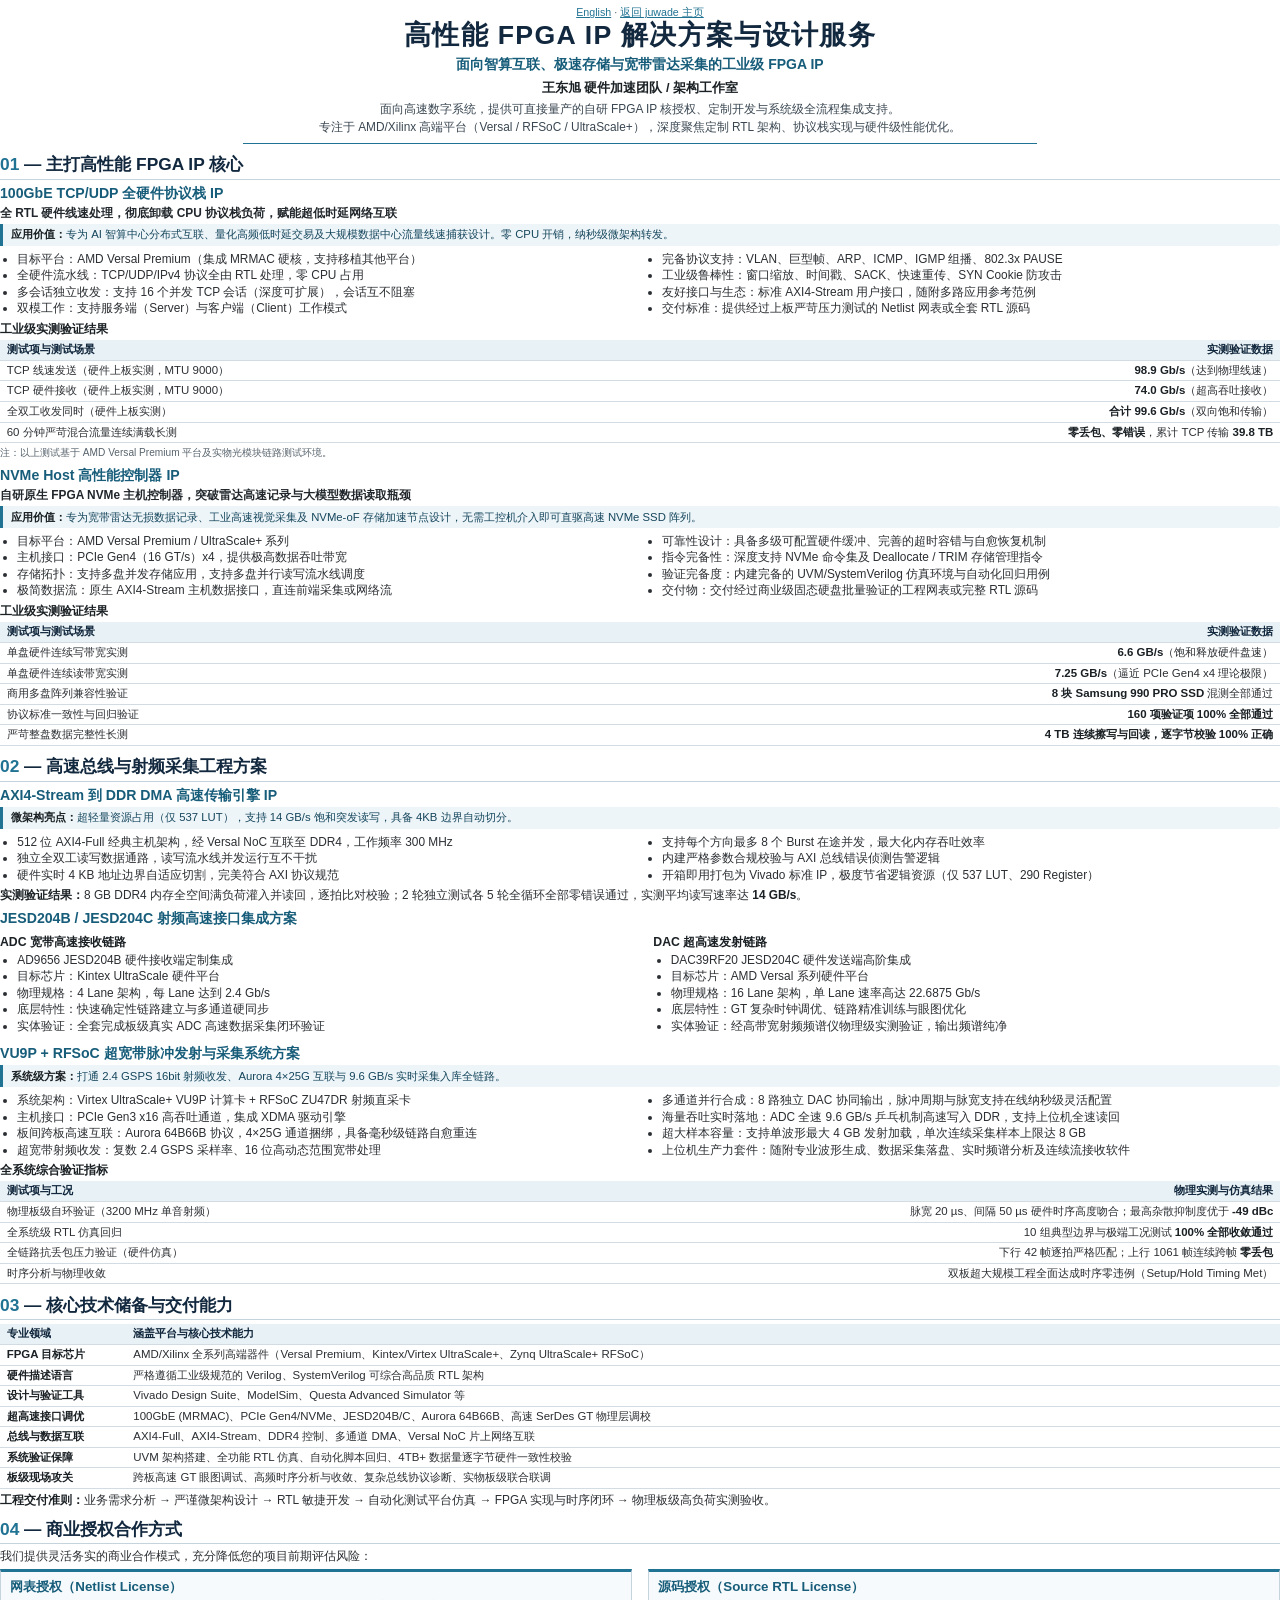
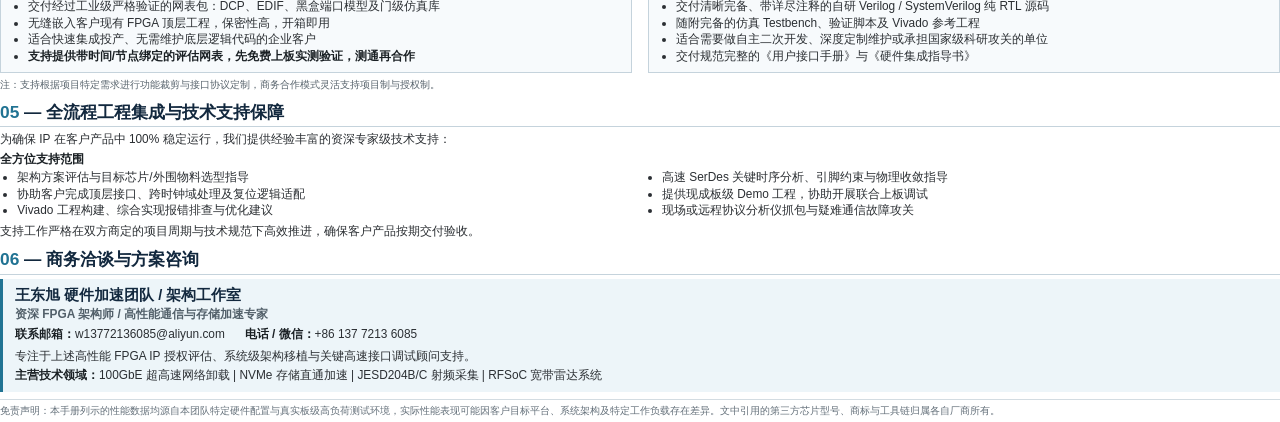
<file: partners/fpga-ip-licensing-cn.html>
<!DOCTYPE html>
<html lang="zh-CN">
<head>
<meta charset="utf-8">
<meta name="viewport" content="width=device-width, initial-scale=1">
<title>高性能 FPGA IP 解决方案与设计服务</title>
<style>
  @page {
    size: A4;
    margin: 10mm 17mm 12mm 17mm;
    @bottom-left {
      content: "高性能 FPGA IP 解决方案与技术授权";
      font: 8pt Arial, "Microsoft YaHei", sans-serif;
      color: #7a8794;
    }
    @bottom-right {
      content: counter(page);
      font: 8pt Arial, "Microsoft YaHei", sans-serif;
      color: #7a8794;
    }
  }
  * { box-sizing: border-box; }
  html, body { margin: 0; padding: 0; }
  body {
    font-family: Arial, "Microsoft YaHei", "微软雅黑", "PingFang SC", sans-serif;
    font-size: 8.9pt;
    line-height: 1.36;
    color: #2b2f33;
    -webkit-print-color-adjust: exact;
    print-color-adjust: exact;
  }
  header { text-align: center; margin-bottom: 5pt; }
  h1 {
    font-size: 20pt;
    line-height: 1.15;
    letter-spacing: 0.05em;
    color: #12283e;
    margin: 0 0 3.5pt 0;
  }
  header p { text-align: center; }
  .subtitle { font-size: 10.5pt; color: #175d7a; font-weight: bold; margin: 0 0 3.5pt 0; }
  .byline { font-size: 9.6pt; color: #2b2f33; margin: 0 0 3.5pt 0; }
  .intro { font-size: 8.9pt; color: #3a4752; margin: 0 auto 1.5pt auto; max-width: 95%; }
  .rule { width: 62%; margin: 6pt auto 0 auto; border: 0; border-top: 1.4pt solid #217393; }

  h2 {
    font-size: 13pt;
    color: #12283e;
    margin: 7pt 0 3pt 0;
    padding-bottom: 1.5pt;
    border-bottom: 0.8pt solid #c5d3dc;
    break-after: avoid;
  }
  h2 .num { color: #217393; }
  h3 {
    font-size: 10.6pt;
    color: #175d7a;
    margin: 0 0 1.5pt 0;
    break-after: avoid;
  }
  h4 {
    font-size: 9.2pt;
    color: #1a2024;
    margin: 2.5pt 0 1pt 0;
    break-after: avoid;
  }
  p { margin: 0 0 3pt 0; orphans: 3; widows: 3; }
  b { color: #1a2024; }
  .tagline { font-weight: bold; color: #20262b; margin-bottom: 2pt; }
  .value-prop {
    background: #edf5f9;
    border-left: 2.5pt solid #217393;
    padding: 2.5pt 6pt;
    font-size: 8.5pt;
    color: #16465c;
    margin: 1.5pt 0 3.5pt 0;
    border-radius: 0 2pt 2pt 0;
  }

  .block { break-inside: avoid; margin: 0 0 4.5pt 0; }

  ul { margin: 1pt 0 3pt 0; padding-left: 13pt; }
  li { margin: 0 0 0.3pt 0; }
  .cols { columns: 2; column-gap: 20pt; }
  .cols li { break-inside: avoid; }

  table {
    width: 100%;
    border-collapse: collapse;
    margin: 2pt 0 2.5pt 0;
    font-size: 8.6pt;
    break-inside: avoid;
  }
  th, td { padding: 1.5pt 5pt; border-bottom: 0.6pt solid #d3dce2; text-align: left; vertical-align: top; }
  th { background: #e8f1f5; color: #12283e; }
  .r { text-align: right; }
  table.caps td:first-child { width: 95pt; font-weight: bold; color: #1a2024; }

  .note { font-size: 7.6pt; color: #58646d; margin-top: 1pt; }

  .jesd { display: grid; grid-template-columns: 1fr 1fr; column-gap: 20pt; }

  .licenses { display: grid; grid-template-columns: 1fr 1fr; column-gap: 12pt; margin-bottom: 3.5pt; }
  .card {
    border: 0.8pt solid #c5d3dc;
    border-top: 2.5pt solid #217393;
    padding: 4.5pt 7pt 3pt 7pt;
    background: #f7fafc;
  }
  .card h3 { margin-bottom: 2pt; font-size: 10pt; }

  .contact {
    margin-top: 2pt;
    padding: 5pt 9pt;
    border-left: 2.5pt solid #217393;
    background: #edf5f9;
    break-inside: avoid;
  }
  .contact p { margin: 0 0 2pt 0; }
  .contact .name { font-size: 11pt; font-weight: bold; color: #12283e; margin: 0; }
  .contact .role { color: #52606a; margin-bottom: 3.5pt; font-weight: bold; }

  .disclaimer {
    margin-top: 5pt;
    padding-top: 3.5pt;
    border-top: 0.6pt solid #d3dce2;
    font-size: 7.5pt;
    color: #64707a;
    break-inside: avoid;
  }
</style>
</head>
<body>
<p style="text-align:center;font-size:8pt;color:#52606a;margin:4pt 0 0 0"><a href="fpga-ip-licensing-en.html" style="color:#217393">English</a> · <a href="../index.html" style="color:#217393">返回 juwade 主页</a></p>

<header>
  <h1>高性能 FPGA IP 解决方案与设计服务</h1>
  <p class="subtitle">面向智算互联、极速存储与宽带雷达采集的工业级 FPGA IP</p>
  <p class="byline"><b>王东旭 硬件加速团队 / 架构工作室</b></p>
  <p class="intro">面向高速数字系统，提供可直接量产的自研 FPGA IP 核授权、定制开发与系统级全流程集成支持。</p>
  <p class="intro">专注于 AMD/Xilinx 高端平台（Versal / RFSoC / UltraScale+），深度聚焦定制 RTL 架构、协议栈实现与硬件级性能优化。</p>
  <hr class="rule">
</header>

<h2><span class="num">01</span> — 主打高性能 FPGA IP 核心</h2>

<section class="block">
  <h3>100GbE TCP/UDP 全硬件协议栈 IP</h3>
  <p class="tagline">全 RTL 硬件线速处理，彻底卸载 CPU 协议栈负荷，赋能超低时延网络互联</p>
  <div class="value-prop">
    <b>应用价值：</b>专为 AI 智算中心分布式互联、量化高频低时延交易及大规模数据中心流量线速捕获设计。零 CPU 开销，纳秒级微架构转发。
  </div>
  <ul class="cols">
    <li>目标平台：AMD Versal Premium（集成 MRMAC 硬核，支持移植其他平台）</li>
    <li>全硬件流水线：TCP/UDP/IPv4 协议全由 RTL 处理，零 CPU 占用</li>
    <li>多会话独立收发：支持 16 个并发 TCP 会话（深度可扩展），会话互不阻塞</li>
    <li>双模工作：支持服务端（Server）与客户端（Client）工作模式</li>
    <li>完备协议支持：VLAN、巨型帧、ARP、ICMP、IGMP 组播、802.3x PAUSE</li>
    <li>工业级鲁棒性：窗口缩放、时间戳、SACK、快速重传、SYN Cookie 防攻击</li>
    <li>友好接口与生态：标准 AXI4-Stream 用户接口，随附多路应用参考范例</li>
    <li>交付标准：提供经过上板严苛压力测试的 Netlist 网表或全套 RTL 源码</li>
  </ul>
  <h4>工业级实测验证结果</h4>
  <table>
    <tr><th>测试项与测试场景</th><th class="r">实测验证数据</th></tr>
    <tr><td>TCP 线速发送（硬件上板实测，MTU 9000）</td><td class="r"><b>98.9 Gb/s</b>（达到物理线速）</td></tr>
    <tr><td>TCP 硬件接收（硬件上板实测，MTU 9000）</td><td class="r"><b>74.0 Gb/s</b>（超高吞吐接收）</td></tr>
    <tr><td>全双工收发同时（硬件上板实测）</td><td class="r"><b>合计 99.6 Gb/s</b>（双向饱和传输）</td></tr>
    <tr><td>60 分钟严苛混合流量连续满载长测</td><td class="r"><b>零丢包、零错误</b>，累计 TCP 传输 <b>39.8 TB</b></td></tr>
  </table>
  <p class="note">注：以上测试基于 AMD Versal Premium 平台及实物光模块链路测试环境。</p>
</section>

<section class="block">
  <h3>NVMe Host 高性能控制器 IP</h3>
  <p class="tagline">自研原生 FPGA NVMe 主机控制器，突破雷达高速记录与大模型数据读取瓶颈</p>
  <div class="value-prop">
    <b>应用价值：</b>专为宽带雷达无损数据记录、工业高速视觉采集及 NVMe-oF 存储加速节点设计，无需工控机介入即可直驱高速 NVMe SSD 阵列。
  </div>
  <ul class="cols">
    <li>目标平台：AMD Versal Premium / UltraScale+ 系列</li>
    <li>主机接口：PCIe Gen4（16 GT/s）x4，提供极高数据吞吐带宽</li>
    <li>存储拓扑：支持多盘并发存储应用，支持多盘并行读写流水线调度</li>
    <li>极简数据流：原生 AXI4-Stream 主机数据接口，直连前端采集或网络流</li>
    <li>可靠性设计：具备多级可配置硬件缓冲、完善的超时容错与自愈恢复机制</li>
    <li>指令完备性：深度支持 NVMe 命令集及 Deallocate / TRIM 存储管理指令</li>
    <li>验证完备度：内建完备的 UVM/SystemVerilog 仿真环境与自动化回归用例</li>
    <li>交付物：交付经过商业级固态硬盘批量验证的工程网表或完整 RTL 源码</li>
  </ul>
  <h4>工业级实测验证结果</h4>
  <table>
    <tr><th>测试项与测试场景</th><th class="r">实测验证数据</th></tr>
    <tr><td>单盘硬件连续写带宽实测</td><td class="r"><b>6.6 GB/s</b>（饱和释放硬件盘速）</td></tr>
    <tr><td>单盘硬件连续读带宽实测</td><td class="r"><b>7.25 GB/s</b>（逼近 PCIe Gen4 x4 理论极限）</td></tr>
    <tr><td>商用多盘阵列兼容性验证</td><td class="r"><b>8 块 Samsung 990 PRO SSD</b> 混测全部通过</td></tr>
    <tr><td>协议标准一致性与回归验证</td><td class="r"><b>160 项验证项 100% 全部通过</b></td></tr>
    <tr><td>严苛整盘数据完整性长测</td><td class="r"><b>4 TB 连续擦写与回读，逐字节校验 100% 正确</b></td></tr>
  </table>
</section>

<h2><span class="num">02</span> — 高速总线与射频采集工程方案</h2>

<section class="block">
  <h3>AXI4-Stream 到 DDR DMA 高速传输引擎 IP</h3>
  <div class="value-prop">
    <b>微架构亮点：</b>超轻量资源占用（仅 537 LUT），支持 14 GB/s 饱和突发读写，具备 4KB 边界自动切分。
  </div>
  <ul class="cols">
    <li>512 位 AXI4-Full 经典主机架构，经 Versal NoC 互联至 DDR4，工作频率 300 MHz</li>
    <li>独立全双工读写数据通路，读写流水线并发运行互不干扰</li>
    <li>硬件实时 4 KB 地址边界自适应切割，完美符合 AXI 协议规范</li>
    <li>支持每个方向最多 8 个 Burst 在途并发，最大化内存吞吐效率</li>
    <li>内建严格参数合规校验与 AXI 总线错误侦测告警逻辑</li>
    <li>开箱即用打包为 Vivado 标准 IP，极度节省逻辑资源（仅 537 LUT、290 Register）</li>
  </ul>
  <p><b>实测验证结果：</b>8 GB DDR4 内存全空间满负荷灌入并读回，逐拍比对校验；2 轮独立测试各 5 轮全循环全部零错误通过，实测平均读写速率达 <b>14 GB/s</b>。</p>
</section>

<section class="block">
  <h3>JESD204B / JESD204C 射频高速接口集成方案</h3>
  <div class="jesd">
    <div>
      <h4>ADC 宽带高速接收链路</h4>
      <ul>
        <li>AD9656 JESD204B 硬件接收端定制集成</li>
        <li>目标芯片：Kintex UltraScale 硬件平台</li>
        <li>物理规格：4 Lane 架构，每 Lane 达到 2.4 Gb/s</li>
        <li>底层特性：快速确定性链路建立与多通道硬同步</li>
        <li>实体验证：全套完成板级真实 ADC 高速数据采集闭环验证</li>
      </ul>
    </div>
    <div>
      <h4>DAC 超高速发射链路</h4>
      <ul>
        <li>DAC39RF20 JESD204C 硬件发送端高阶集成</li>
        <li>目标芯片：AMD Versal 系列硬件平台</li>
        <li>物理规格：16 Lane 架构，单 Lane 速率高达 22.6875 Gb/s</li>
        <li>底层特性：GT 复杂时钟调优、链路精准训练与眼图优化</li>
        <li>实体验证：经高带宽射频频谱仪物理级实测验证，输出频谱纯净</li>
      </ul>
    </div>
  </div>
</section>

<section class="block">
  <h3>VU9P + RFSoC 超宽带脉冲发射与采集系统方案</h3>
  <div class="value-prop">
    <b>系统级方案：</b>打通 2.4 GSPS 16bit 射频收发、Aurora 4×25G 互联与 9.6 GB/s 实时采集入库全链路。
  </div>
  <ul class="cols">
    <li>系统架构：Virtex UltraScale+ VU9P 计算卡 + RFSoC ZU47DR 射频直采卡</li>
    <li>主机接口：PCIe Gen3 x16 高吞吐通道，集成 XDMA 驱动引擎</li>
    <li>板间跨板高速互联：Aurora 64B66B 协议，4×25G 通道捆绑，具备毫秒级链路自愈重连</li>
    <li>超宽带射频收发：复数 2.4 GSPS 采样率、16 位高动态范围宽带处理</li>
    <li>多通道并行合成：8 路独立 DAC 协同输出，脉冲周期与脉宽支持在线纳秒级灵活配置</li>
    <li>海量吞吐实时落地：ADC 全速 9.6 GB/s 乒乓机制高速写入 DDR，支持上位机全速读回</li>
    <li>超大样本容量：支持单波形最大 4 GB 发射加载，单次连续采集样本上限达 8 GB</li>
    <li>上位机生产力套件：随附专业波形生成、数据采集落盘、实时频谱分析及连续流接收软件</li>
  </ul>
  <h4>全系统综合验证指标</h4>
  <table>
    <tr><th>测试项与工况</th><th class="r">物理实测与仿真结果</th></tr>
    <tr><td>物理板级自环验证（3200 MHz 单音射频）</td><td class="r">脉宽 20 µs、间隔 50 µs 硬件时序高度吻合；最高杂散抑制度优于 <b>-49 dBc</b></td></tr>
    <tr><td>全系统级 RTL 仿真回归</td><td class="r">10 组典型边界与极端工况测试 <b>100% 全部收敛通过</b></td></tr>
    <tr><td>全链路抗丢包压力验证（硬件仿真）</td><td class="r">下行 42 帧逐拍严格匹配；上行 1061 帧连续跨帧 <b>零丢包</b></td></tr>
    <tr><td>时序分析与物理收敛</td><td class="r">双板超大规模工程全面达成时序零违例（Setup/Hold Timing Met）</td></tr>
  </table>
</section>

<section class="block">
  <h2><span class="num">03</span> — 核心技术储备与交付能力</h2>
  <table class="caps">
    <tr><th>专业领域</th><th>涵盖平台与核心技术能力</th></tr>
    <tr><td>FPGA 目标芯片</td><td>AMD/Xilinx 全系列高端器件（Versal Premium、Kintex/Virtex UltraScale+、Zynq UltraScale+ RFSoC）</td></tr>
    <tr><td>硬件描述语言</td><td>严格遵循工业级规范的 Verilog、SystemVerilog 可综合高品质 RTL 架构</td></tr>
    <tr><td>设计与验证工具</td><td>Vivado Design Suite、ModelSim、Questa Advanced Simulator 等</td></tr>
    <tr><td>超高速接口调优</td><td>100GbE (MRMAC)、PCIe Gen4/NVMe、JESD204B/C、Aurora 64B66B、高速 SerDes GT 物理层调校</td></tr>
    <tr><td>总线与数据互联</td><td>AXI4-Full、AXI4-Stream、DDR4 控制、多通道 DMA、Versal NoC 片上网络互联</td></tr>
    <tr><td>系统验证保障</td><td>UVM 架构搭建、全功能 RTL 仿真、自动化脚本回归、4TB+ 数据量逐字节硬件一致性校验</td></tr>
    <tr><td>板级现场攻关</td><td>跨板高速 GT 眼图调试、高频时序分析与收敛、复杂总线协议诊断、实物板级联合联调</td></tr>
  </table>
  <p><b>工程交付准则：</b>业务需求分析 → 严谨微架构设计 → RTL 敏捷开发 → 自动化测试平台仿真 → FPGA 实现与时序闭环 → 物理板级高负荷实测验收。</p>
</section>

<section class="block">
  <h2><span class="num">04</span> — 商业授权合作方式</h2>
  <p>我们提供灵活务实的商业合作模式，充分降低您的项目前期评估风险：</p>
  <div class="licenses">
    <div class="card">
      <h3>网表授权（Netlist License）</h3>
      <ul>
        <li>交付经过工业级严格验证的网表包：DCP、EDIF、黑盒端口模型及门级仿真库</li>
        <li>无缝嵌入客户现有 FPGA 顶层工程，保密性高，开箱即用</li>
        <li>适合快速集成投产、无需维护底层逻辑代码的企业客户</li>
        <li><b>支持提供带时间/节点绑定的评估网表，先免费上板实测验证，测通再合作</b></li>
      </ul>
    </div>
    <div class="card">
      <h3>源码授权（Source RTL License）</h3>
      <ul>
        <li>交付清晰完备、带详尽注释的自研 Verilog / SystemVerilog 纯 RTL 源码</li>
        <li>随附完备的仿真 Testbench、验证脚本及 Vivado 参考工程</li>
        <li>适合需要做自主二次开发、深度定制维护或承担国家级科研攻关的单位</li>
        <li>交付规范完整的《用户接口手册》与《硬件集成指导书》</li>
      </ul>
    </div>
  </div>
  <p class="note">注：支持根据项目特定需求进行功能裁剪与接口协议定制，商务合作模式灵活支持项目制与授权制。</p>
</section>

<section class="block">
  <h2><span class="num">05</span> — 全流程工程集成与技术支持保障</h2>
  <p>为确保 IP 在客户产品中 100% 稳定运行，我们提供经验丰富的资深专家级技术支持：</p>
  <h4>全方位支持范围</h4>
  <ul class="cols">
    <li>架构方案评估与目标芯片/外围物料选型指导</li>
    <li>协助客户完成顶层接口、跨时钟域处理及复位逻辑适配</li>
    <li>Vivado 工程构建、综合实现报错排查与优化建议</li>
    <li>高速 SerDes 关键时序分析、引脚约束与物理收敛指导</li>
    <li>提供现成板级 Demo 工程，协助开展联合上板调试</li>
    <li>现场或远程协议分析仪抓包与疑难通信故障攻关</li>
  </ul>
  <p>支持工作严格在双方商定的项目周期与技术规范下高效推进，确保客户产品按期交付验收。</p>
</section>

<section class="block">
  <h2><span class="num">06</span> — 商务洽谈与方案咨询</h2>
  <div class="contact">
    <p class="name">王东旭 硬件加速团队 / 架构工作室</p>
    <p class="role">资深 FPGA 架构师 / 高性能通信与存储加速专家</p>
    <p><b>联系邮箱：</b>w13772136085@aliyun.com &nbsp;&nbsp;&nbsp;&nbsp; <b>电话 / 微信：</b>+86 137 7213 6085</p>
    <p style="margin-top:4pt">专注于上述高性能 FPGA IP 授权评估、系统级架构移植与关键高速接口调试顾问支持。</p>
    <p><b>主营技术领域：</b>100GbE 超高速网络卸载 | NVMe 存储直通加速 | JESD204B/C 射频采集 | RFSoC 宽带雷达系统</p>
  </div>
</section>

<p class="disclaimer">免责声明：本手册列示的性能数据均源自本团队特定硬件配置与真实板级高负荷测试环境，实际性能表现可能因客户目标平台、系统架构及特定工作负载存在差异。文中引用的第三方芯片型号、商标与工具链归属各自厂商所有。</p>

</body>
</html>
</file>
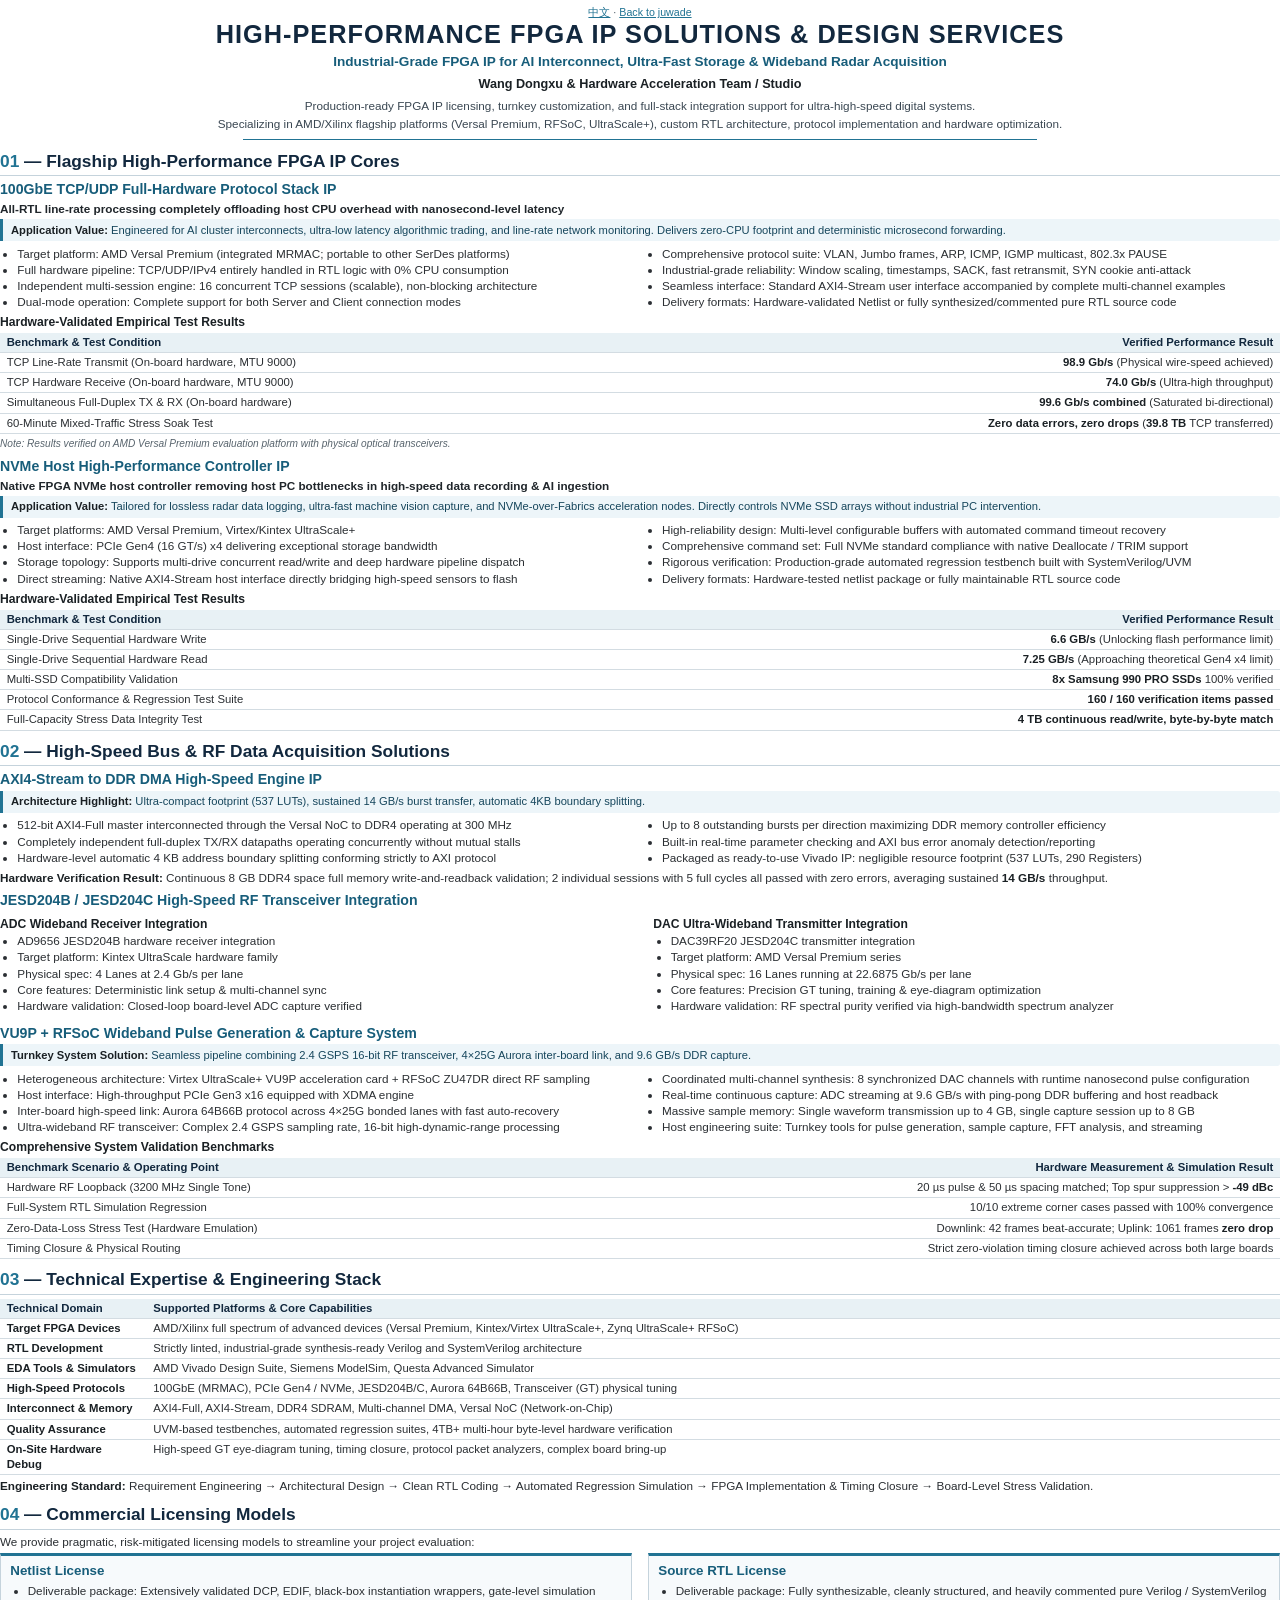
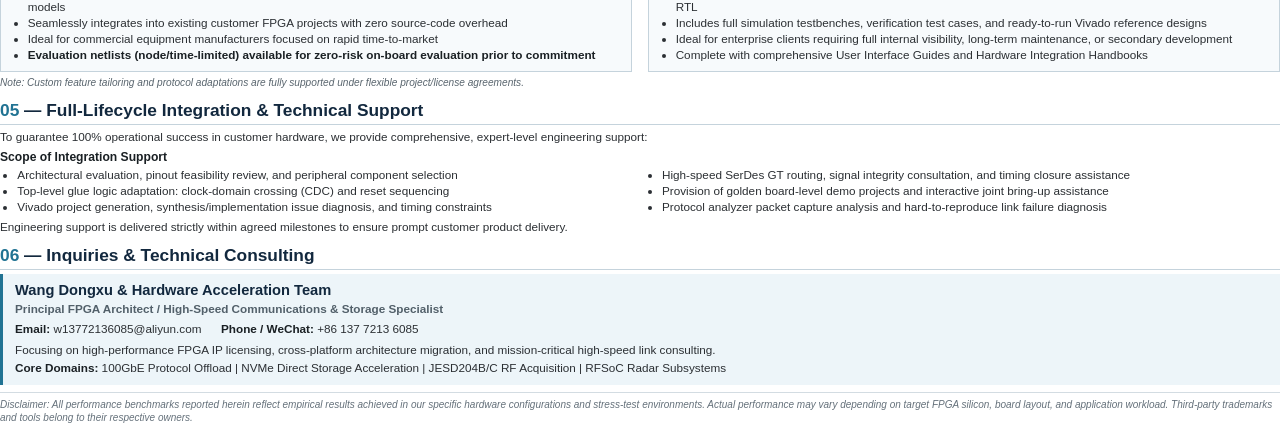
<file: partners/fpga-ip-licensing-en.html>
<!DOCTYPE html>
<html lang="en">
<head>
<meta charset="utf-8">
<meta name="viewport" content="width=device-width, initial-scale=1">
<title>High-Performance FPGA IP Solutions &amp; Design Services</title>
<style>
  @page {
    size: A4;
    margin: 10mm 17mm 12mm 17mm;
    @bottom-left {
      content: "High-Performance FPGA IP Solutions & Licensing";
      font: 8pt Arial, sans-serif;
      color: #7a8794;
    }
    @bottom-right {
      content: counter(page);
      font: 8pt Arial, sans-serif;
      color: #7a8794;
    }
  }
  * { box-sizing: border-box; }
  html, body { margin: 0; padding: 0; }
  body {
    font-family: Arial, "Helvetica Neue", sans-serif;
    font-size: 8.8pt;
    line-height: 1.34;
    color: #2b2f33;
    -webkit-print-color-adjust: exact;
    print-color-adjust: exact;
  }
  header { text-align: center; margin-bottom: 5pt; }
  h1 {
    font-size: 19pt;
    line-height: 1.15;
    letter-spacing: 0.04em;
    text-transform: uppercase;
    color: #12283e;
    margin: 0 0 3.5pt 0;
  }
  header p { text-align: center; }
  .subtitle { font-size: 10.2pt; color: #175d7a; font-weight: bold; margin: 0 0 3.5pt 0; }
  .byline { font-size: 9.5pt; color: #2b2f33; margin: 0 0 3.5pt 0; }
  .intro { font-size: 8.8pt; color: #3a4752; margin: 0 auto 1.5pt auto; max-width: 95%; }
  .rule { width: 62%; margin: 6pt auto 0 auto; border: 0; border-top: 1.4pt solid #217393; }

  h2 {
    font-size: 13pt;
    color: #12283e;
    margin: 7pt 0 3pt 0;
    padding-bottom: 1.5pt;
    border-bottom: 0.8pt solid #c5d3dc;
    break-after: avoid;
  }
  h2 .num { color: #217393; }
  h3 {
    font-size: 10.6pt;
    color: #175d7a;
    margin: 0 0 1.5pt 0;
    break-after: avoid;
  }
  h4 {
    font-size: 9.1pt;
    color: #1a2024;
    margin: 2.5pt 0 1pt 0;
    break-after: avoid;
  }
  p { margin: 0 0 3pt 0; orphans: 3; widows: 3; }
  b { color: #1a2024; }
  .tagline { font-weight: bold; color: #20262b; margin-bottom: 2pt; }
  .value-prop {
    background: #edf5f9;
    border-left: 2.5pt solid #217393;
    padding: 2.5pt 6pt;
    font-size: 8.4pt;
    color: #16465c;
    margin: 1.5pt 0 3.5pt 0;
    border-radius: 0 2pt 2pt 0;
  }

  .block { break-inside: avoid; margin: 0 0 4.5pt 0; }

  ul { margin: 1pt 0 3pt 0; padding-left: 13pt; }
  li { margin: 0 0 0.3pt 0; }
  .cols { columns: 2; column-gap: 20pt; }
  .cols li { break-inside: avoid; }

  table {
    width: 100%;
    border-collapse: collapse;
    margin: 2pt 0 2.5pt 0;
    font-size: 8.5pt;
    break-inside: avoid;
  }
  th, td { padding: 1.5pt 5pt; border-bottom: 0.6pt solid #d3dce2; text-align: left; vertical-align: top; }
  th { background: #e8f1f5; color: #12283e; }
  .r { text-align: right; }
  table.caps td:first-child { width: 110pt; font-weight: bold; color: #1a2024; }

  .note { font-size: 7.6pt; color: #58646d; font-style: italic; margin-top: 1pt; }

  .jesd { display: grid; grid-template-columns: 1fr 1fr; column-gap: 20pt; }

  .licenses { display: grid; grid-template-columns: 1fr 1fr; column-gap: 12pt; margin-bottom: 3.5pt; }
  .card {
    border: 0.8pt solid #c5d3dc;
    border-top: 2.5pt solid #217393;
    padding: 4.5pt 7pt 3pt 7pt;
    background: #f7fafc;
  }
  .card h3 { margin-bottom: 2pt; font-size: 10pt; }

  .contact {
    margin-top: 2pt;
    padding: 5pt 9pt;
    border-left: 2.5pt solid #217393;
    background: #edf5f9;
    break-inside: avoid;
  }
  .contact p { margin: 0 0 2pt 0; }
  .contact .name { font-size: 11pt; font-weight: bold; color: #12283e; margin: 0; }
  .contact .role { color: #52606a; margin-bottom: 3.5pt; font-weight: bold; }

  .disclaimer {
    margin-top: 5pt;
    padding-top: 3.5pt;
    border-top: 0.6pt solid #d3dce2;
    font-size: 7.5pt;
    color: #64707a;
    font-style: italic;
    break-inside: avoid;
  }
</style>
</head>
<body>
<p style="text-align:center;font-size:8pt;color:#52606a;margin:4pt 0 0 0"><a href="fpga-ip-licensing-cn.html" style="color:#217393">中文</a> · <a href="../index.html" style="color:#217393">Back to juwade</a></p>

<header>
  <h1>High-Performance FPGA IP Solutions &amp; Design Services</h1>
  <p class="subtitle">Industrial-Grade FPGA IP for AI Interconnect, Ultra-Fast Storage &amp; Wideband Radar Acquisition</p>
  <p class="byline"><b>Wang Dongxu &amp; Hardware Acceleration Team / Studio</b></p>
  <p class="intro">Production-ready FPGA IP licensing, turnkey customization, and full-stack integration support for ultra-high-speed digital systems.</p>
  <p class="intro">Specializing in AMD/Xilinx flagship platforms (Versal Premium, RFSoC, UltraScale+), custom RTL architecture, protocol implementation and hardware optimization.</p>
  <hr class="rule">
</header>

<h2><span class="num">01</span> — Flagship High-Performance FPGA IP Cores</h2>

<section class="block">
  <h3>100GbE TCP/UDP Full-Hardware Protocol Stack IP</h3>
  <p class="tagline">All-RTL line-rate processing completely offloading host CPU overhead with nanosecond-level latency</p>
  <div class="value-prop">
    <b>Application Value:</b> Engineered for AI cluster interconnects, ultra-low latency algorithmic trading, and line-rate network monitoring. Delivers zero-CPU footprint and deterministic microsecond forwarding.
  </div>
  <ul class="cols">
    <li>Target platform: AMD Versal Premium (integrated MRMAC; portable to other SerDes platforms)</li>
    <li>Full hardware pipeline: TCP/UDP/IPv4 entirely handled in RTL logic with 0% CPU consumption</li>
    <li>Independent multi-session engine: 16 concurrent TCP sessions (scalable), non-blocking architecture</li>
    <li>Dual-mode operation: Complete support for both Server and Client connection modes</li>
    <li>Comprehensive protocol suite: VLAN, Jumbo frames, ARP, ICMP, IGMP multicast, 802.3x PAUSE</li>
    <li>Industrial-grade reliability: Window scaling, timestamps, SACK, fast retransmit, SYN cookie anti-attack</li>
    <li>Seamless interface: Standard AXI4-Stream user interface accompanied by complete multi-channel examples</li>
    <li>Delivery formats: Hardware-validated Netlist or fully synthesized/commented pure RTL source code</li>
  </ul>
  <h4>Hardware-Validated Empirical Test Results</h4>
  <table>
    <tr><th>Benchmark &amp; Test Condition</th><th class="r">Verified Performance Result</th></tr>
    <tr><td>TCP Line-Rate Transmit (On-board hardware, MTU 9000)</td><td class="r"><b>98.9 Gb/s</b> (Physical wire-speed achieved)</td></tr>
    <tr><td>TCP Hardware Receive (On-board hardware, MTU 9000)</td><td class="r"><b>74.0 Gb/s</b> (Ultra-high throughput)</td></tr>
    <tr><td>Simultaneous Full-Duplex TX &amp; RX (On-board hardware)</td><td class="r"><b>99.6 Gb/s combined</b> (Saturated bi-directional)</td></tr>
    <tr><td>60-Minute Mixed-Traffic Stress Soak Test</td><td class="r"><b>Zero data errors, zero drops</b> (<b>39.8 TB</b> TCP transferred)</td></tr>
  </table>
  <p class="note">Note: Results verified on AMD Versal Premium evaluation platform with physical optical transceivers.</p>
</section>

<section class="block">
  <h3>NVMe Host High-Performance Controller IP</h3>
  <p class="tagline">Native FPGA NVMe host controller removing host PC bottlenecks in high-speed data recording &amp; AI ingestion</p>
  <div class="value-prop">
    <b>Application Value:</b> Tailored for lossless radar data logging, ultra-fast machine vision capture, and NVMe-over-Fabrics acceleration nodes. Directly controls NVMe SSD arrays without industrial PC intervention.
  </div>
  <ul class="cols">
    <li>Target platforms: AMD Versal Premium, Virtex/Kintex UltraScale+</li>
    <li>Host interface: PCIe Gen4 (16 GT/s) x4 delivering exceptional storage bandwidth</li>
    <li>Storage topology: Supports multi-drive concurrent read/write and deep hardware pipeline dispatch</li>
    <li>Direct streaming: Native AXI4-Stream host interface directly bridging high-speed sensors to flash</li>
    <li>High-reliability design: Multi-level configurable buffers with automated command timeout recovery</li>
    <li>Comprehensive command set: Full NVMe standard compliance with native Deallocate / TRIM support</li>
    <li>Rigorous verification: Production-grade automated regression testbench built with SystemVerilog/UVM</li>
    <li>Delivery formats: Hardware-tested netlist package or fully maintainable RTL source code</li>
  </ul>
  <h4>Hardware-Validated Empirical Test Results</h4>
  <table>
    <tr><th>Benchmark &amp; Test Condition</th><th class="r">Verified Performance Result</th></tr>
    <tr><td>Single-Drive Sequential Hardware Write</td><td class="r"><b>6.6 GB/s</b> (Unlocking flash performance limit)</td></tr>
    <tr><td>Single-Drive Sequential Hardware Read</td><td class="r"><b>7.25 GB/s</b> (Approaching theoretical Gen4 x4 limit)</td></tr>
    <tr><td>Multi-SSD Compatibility Validation</td><td class="r"><b>8x Samsung 990 PRO SSDs</b> 100% verified</td></tr>
    <tr><td>Protocol Conformance &amp; Regression Test Suite</td><td class="r"><b>160 / 160 verification items passed</b></td></tr>
    <tr><td>Full-Capacity Stress Data Integrity Test</td><td class="r"><b>4 TB continuous read/write, byte-by-byte match</b></td></tr>
  </table>
</section>

<h2><span class="num">02</span> — High-Speed Bus &amp; RF Data Acquisition Solutions</h2>

<section class="block">
  <h3>AXI4-Stream to DDR DMA High-Speed Engine IP</h3>
  <div class="value-prop">
    <b>Architecture Highlight:</b> Ultra-compact footprint (537 LUTs), sustained 14 GB/s burst transfer, automatic 4KB boundary splitting.
  </div>
  <ul class="cols">
    <li>512-bit AXI4-Full master interconnected through the Versal NoC to DDR4 operating at 300 MHz</li>
    <li>Completely independent full-duplex TX/RX datapaths operating concurrently without mutual stalls</li>
    <li>Hardware-level automatic 4 KB address boundary splitting conforming strictly to AXI protocol</li>
    <li>Up to 8 outstanding bursts per direction maximizing DDR memory controller efficiency</li>
    <li>Built-in real-time parameter checking and AXI bus error anomaly detection/reporting</li>
    <li>Packaged as ready-to-use Vivado IP: negligible resource footprint (537 LUTs, 290 Registers)</li>
  </ul>
  <p><b>Hardware Verification Result:</b> Continuous 8 GB DDR4 space full memory write-and-readback validation; 2 individual sessions with 5 full cycles all passed with zero errors, averaging sustained <b>14 GB/s</b> throughput.</p>
</section>

<section class="block">
  <h3>JESD204B / JESD204C High-Speed RF Transceiver Integration</h3>
  <div class="jesd">
    <div>
      <h4>ADC Wideband Receiver Integration</h4>
      <ul>
        <li>AD9656 JESD204B hardware receiver integration</li>
        <li>Target platform: Kintex UltraScale hardware family</li>
        <li>Physical spec: 4 Lanes at 2.4 Gb/s per lane</li>
        <li>Core features: Deterministic link setup &amp; multi-channel sync</li>
        <li>Hardware validation: Closed-loop board-level ADC capture verified</li>
      </ul>
    </div>
    <div>
      <h4>DAC Ultra-Wideband Transmitter Integration</h4>
      <ul>
        <li>DAC39RF20 JESD204C transmitter integration</li>
        <li>Target platform: AMD Versal Premium series</li>
        <li>Physical spec: 16 Lanes running at 22.6875 Gb/s per lane</li>
        <li>Core features: Precision GT tuning, training &amp; eye-diagram optimization</li>
        <li>Hardware validation: RF spectral purity verified via high-bandwidth spectrum analyzer</li>
      </ul>
    </div>
  </div>
</section>

<section class="block">
  <h3>VU9P + RFSoC Wideband Pulse Generation &amp; Capture System</h3>
  <div class="value-prop">
    <b>Turnkey System Solution:</b> Seamless pipeline combining 2.4 GSPS 16-bit RF transceiver, 4×25G Aurora inter-board link, and 9.6 GB/s DDR capture.
  </div>
  <ul class="cols">
    <li>Heterogeneous architecture: Virtex UltraScale+ VU9P acceleration card + RFSoC ZU47DR direct RF sampling</li>
    <li>Host interface: High-throughput PCIe Gen3 x16 equipped with XDMA engine</li>
    <li>Inter-board high-speed link: Aurora 64B66B protocol across 4×25G bonded lanes with fast auto-recovery</li>
    <li>Ultra-wideband RF transceiver: Complex 2.4 GSPS sampling rate, 16-bit high-dynamic-range processing</li>
    <li>Coordinated multi-channel synthesis: 8 synchronized DAC channels with runtime nanosecond pulse configuration</li>
    <li>Real-time continuous capture: ADC streaming at 9.6 GB/s with ping-pong DDR buffering and host readback</li>
    <li>Massive sample memory: Single waveform transmission up to 4 GB, single capture session up to 8 GB</li>
    <li>Host engineering suite: Turnkey tools for pulse generation, sample capture, FFT analysis, and streaming</li>
  </ul>
  <h4>Comprehensive System Validation Benchmarks</h4>
  <table>
    <tr><th>Benchmark Scenario &amp; Operating Point</th><th class="r">Hardware Measurement &amp; Simulation Result</th></tr>
    <tr><td>Hardware RF Loopback (3200 MHz Single Tone)</td><td class="r">20 µs pulse &amp; 50 µs spacing matched; Top spur suppression &gt; <b>-49 dBc</b></td></tr>
    <tr><td>Full-System RTL Simulation Regression</td><td class="r">10/10 extreme corner cases passed with 100% convergence</td></tr>
    <tr><td>Zero-Data-Loss Stress Test (Hardware Emulation)</td><td class="r">Downlink: 42 frames beat-accurate; Uplink: 1061 frames <b>zero drop</b></td></tr>
    <tr><td>Timing Closure &amp; Physical Routing</td><td class="r">Strict zero-violation timing closure achieved across both large boards</td></tr>
  </table>
</section>

<section class="block">
  <h2><span class="num">03</span> — Technical Expertise &amp; Engineering Stack</h2>
  <table class="caps">
    <tr><th>Technical Domain</th><th>Supported Platforms &amp; Core Capabilities</th></tr>
    <tr><td>Target FPGA Devices</td><td>AMD/Xilinx full spectrum of advanced devices (Versal Premium, Kintex/Virtex UltraScale+, Zynq UltraScale+ RFSoC)</td></tr>
    <tr><td>RTL Development</td><td>Strictly linted, industrial-grade synthesis-ready Verilog and SystemVerilog architecture</td></tr>
    <tr><td>EDA Tools &amp; Simulators</td><td>AMD Vivado Design Suite, Siemens ModelSim, Questa Advanced Simulator</td></tr>
    <tr><td>High-Speed Protocols</td><td>100GbE (MRMAC), PCIe Gen4 / NVMe, JESD204B/C, Aurora 64B66B, Transceiver (GT) physical tuning</td></tr>
    <tr><td>Interconnect &amp; Memory</td><td>AXI4-Full, AXI4-Stream, DDR4 SDRAM, Multi-channel DMA, Versal NoC (Network-on-Chip)</td></tr>
    <tr><td>Quality Assurance</td><td>UVM-based testbenches, automated regression suites, 4TB+ multi-hour byte-level hardware verification</td></tr>
    <tr><td>On-Site Hardware Debug</td><td>High-speed GT eye-diagram tuning, timing closure, protocol packet analyzers, complex board bring-up</td></tr>
  </table>
  <p><b>Engineering Standard:</b> Requirement Engineering → Architectural Design → Clean RTL Coding → Automated Regression Simulation → FPGA Implementation &amp; Timing Closure → Board-Level Stress Validation.</p>
</section>

<section class="block">
  <h2><span class="num">04</span> — Commercial Licensing Models</h2>
  <p>We provide pragmatic, risk-mitigated licensing models to streamline your project evaluation:</p>
  <div class="licenses">
    <div class="card">
      <h3>Netlist License</h3>
      <ul>
        <li>Deliverable package: Extensively validated DCP, EDIF, black-box instantiation wrappers, gate-level simulation models</li>
        <li>Seamlessly integrates into existing customer FPGA projects with zero source-code overhead</li>
        <li>Ideal for commercial equipment manufacturers focused on rapid time-to-market</li>
        <li><b>Evaluation netlists (node/time-limited) available for zero-risk on-board evaluation prior to commitment</b></li>
      </ul>
    </div>
    <div class="card">
      <h3>Source RTL License</h3>
      <ul>
        <li>Deliverable package: Fully synthesizable, cleanly structured, and heavily commented pure Verilog / SystemVerilog RTL</li>
        <li>Includes full simulation testbenches, verification test cases, and ready-to-run Vivado reference designs</li>
        <li>Ideal for enterprise clients requiring full internal visibility, long-term maintenance, or secondary development</li>
        <li>Complete with comprehensive User Interface Guides and Hardware Integration Handbooks</li>
      </ul>
    </div>
  </div>
  <p class="note">Note: Custom feature tailoring and protocol adaptations are fully supported under flexible project/license agreements.</p>
</section>

<section class="block">
  <h2><span class="num">05</span> — Full-Lifecycle Integration &amp; Technical Support</h2>
  <p>To guarantee 100% operational success in customer hardware, we provide comprehensive, expert-level engineering support:</p>
  <h4>Scope of Integration Support</h4>
  <ul class="cols">
    <li>Architectural evaluation, pinout feasibility review, and peripheral component selection</li>
    <li>Top-level glue logic adaptation: clock-domain crossing (CDC) and reset sequencing</li>
    <li>Vivado project generation, synthesis/implementation issue diagnosis, and timing constraints</li>
    <li>High-speed SerDes GT routing, signal integrity consultation, and timing closure assistance</li>
    <li>Provision of golden board-level demo projects and interactive joint bring-up assistance</li>
    <li>Protocol analyzer packet capture analysis and hard-to-reproduce link failure diagnosis</li>
  </ul>
  <p>Engineering support is delivered strictly within agreed milestones to ensure prompt customer product delivery.</p>
</section>

<section class="block">
  <h2><span class="num">06</span> — Inquiries &amp; Technical Consulting</h2>
  <div class="contact">
    <p class="name">Wang Dongxu &amp; Hardware Acceleration Team</p>
    <p class="role">Principal FPGA Architect / High-Speed Communications &amp; Storage Specialist</p>
    <p><b>Email:</b> w13772136085@aliyun.com &nbsp;&nbsp;&nbsp;&nbsp; <b>Phone / WeChat:</b> +86 137 7213 6085</p>
    <p style="margin-top:4pt">Focusing on high-performance FPGA IP licensing, cross-platform architecture migration, and mission-critical high-speed link consulting.</p>
    <p><b>Core Domains:</b> 100GbE Protocol Offload | NVMe Direct Storage Acceleration | JESD204B/C RF Acquisition | RFSoC Radar Subsystems</p>
  </div>
</section>

<p class="disclaimer">Disclaimer: All performance benchmarks reported herein reflect empirical results achieved in our specific hardware configurations and stress-test environments. Actual performance may vary depending on target FPGA silicon, board layout, and application workload. Third-party trademarks and tools belong to their respective owners.</p>

</body>
</html>
</file>
